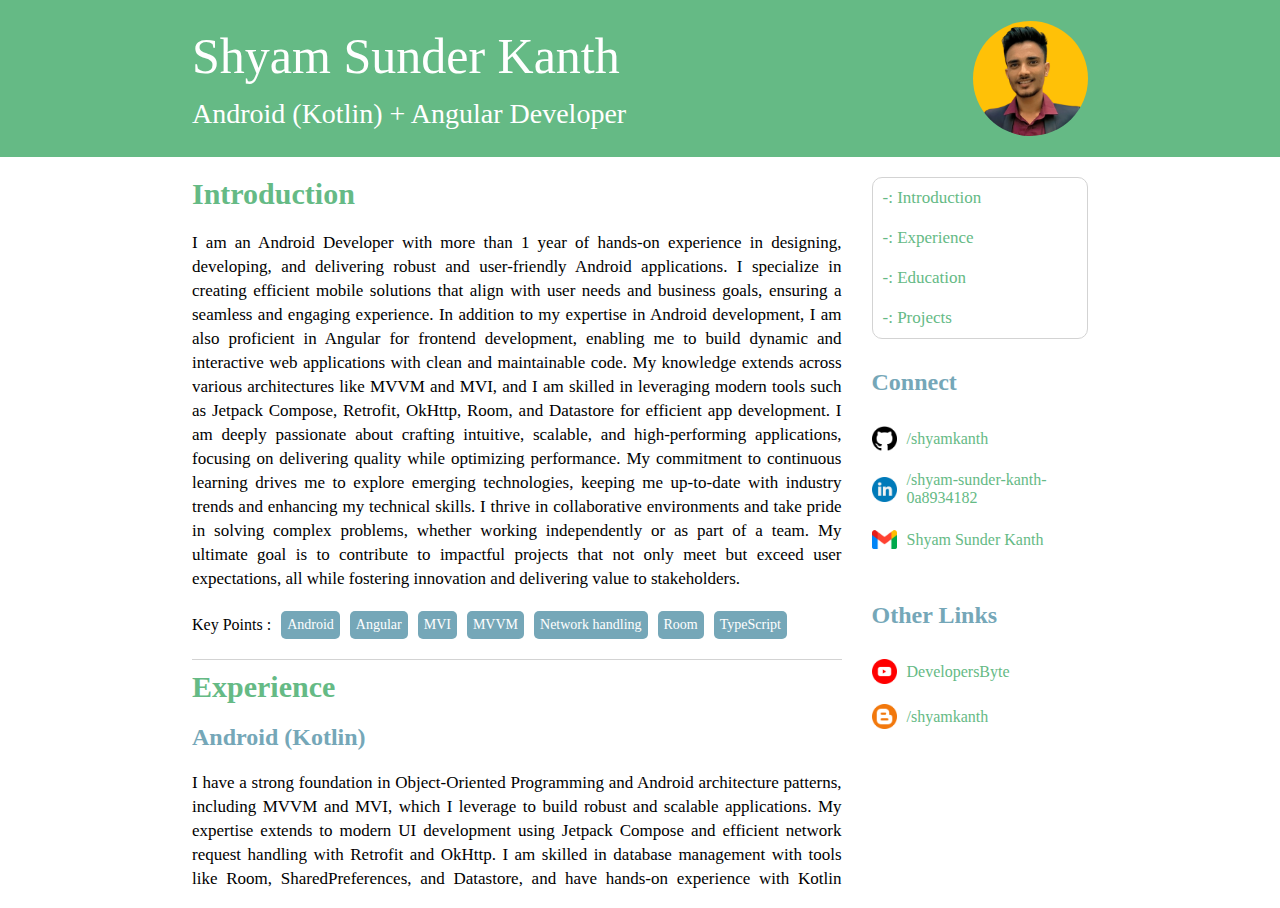
<file: index.html>
<!DOCTYPE html>
<html lang="en">

<head>
    <meta charset="UTF-8">
    <meta name="viewport" content="width=device-width, initial-scale=1.0">
    <title>Shyam Sunder Kanth</title>
    <link rel="stylesheet" href="style.css">
    <link rel="stylesheet" href="https://fonts.googleapis.com/css2?family=Material+Symbols+Outlined" />
    <script src="script.js" defer></script>
</head>

<body>

    <div id="topbar">
        <div id="title">
            <span id="name">Shyam Sunder Kanth</span>
            <span id="bio">Android (Kotlin) + Angular Developer</span>
        </div>
        <div class="dp">
            <img class="dp" src="./images/dp.png" alt="Shyam Sunder Kanth">
        </div>
    </div>

    <div id="main">

        <div class="content">
            <div class="section" id="introduction">
                <div class="heading">Introduction</div>
                <div class="paragraph">
                    I am an Android Developer with more than 1 year of hands-on experience in designing, developing, and
                    delivering robust and
                    user-friendly Android applications. I specialize in creating efficient mobile solutions that align
                    with user needs and
                    business goals, ensuring a seamless and engaging experience.

                    In addition to my expertise in Android development, I am also proficient in Angular for frontend
                    development, enabling
                    me to build dynamic and interactive web applications with clean and maintainable code. My knowledge
                    extends across
                    various architectures like MVVM and MVI, and I am skilled in leveraging modern tools such as Jetpack
                    Compose, Retrofit,
                    OkHttp, Room, and Datastore for efficient app development.

                    I am deeply passionate about crafting intuitive, scalable, and high-performing applications,
                    focusing on delivering
                    quality while optimizing performance. My commitment to continuous learning drives me to explore
                    emerging technologies,
                    keeping me up-to-date with industry trends and enhancing my technical skills.

                    I thrive in collaborative environments and take pride in solving complex problems, whether working
                    independently or as
                    part of a team. My ultimate goal is to contribute to impactful projects that not only meet but
                    exceed user expectations,
                    all while fostering innovation and delivering value to stakeholders.
                </div>
                <div class="tags">
                    <span>Key Points : </span>
                    <span class="badge">Android</span>
                    <span class="badge">Angular</span>
                    <span class="badge">MVI</span>
                    <span class="badge">MVVM</span>
                    <span class="badge">Network handling</span>
                    <span class="badge">Room</span>
                    <span class="badge">TypeScript</span>
                </div>
            </div>

            <div class="section" id="experience">
                <div class="heading">Experience</div>
                <div class="sub-heading">Android (Kotlin)</div>
                <div class="paragraph">
                    I have a strong foundation in Object-Oriented Programming and Android architecture patterns,
                    including MVVM and MVI,
                    which I leverage to build robust and scalable applications. My expertise extends to modern UI
                    development using Jetpack
                    Compose and efficient network request handling with Retrofit and OkHttp. I am skilled in database
                    management with tools
                    like Room, SharedPreferences, and Datastore, and have hands-on experience with Kotlin Coroutines for
                    seamless background
                    processing. Additionally, I am proficient in SDK development, enabling the creation of modular and
                    reusable components,
                    and have a solid understanding of dependency injection and modular architecture. My knowledge of
                    Android Jetpack
                    libraries and lifecycle-aware components further supports my ability to create efficient and
                    maintainable applications.
                    I am experienced with version control tools like Git and project management tools like Jira, which
                    aid in collaborative
                    development. Focused on delivering user-friendly applications with smooth performance, I am eager to
                    embrace new
                    challenges and contribute to innovative projects.
                </div>
                <div class="tags">
                    <span>Key Points : </span>
                    <span class="badge">Android</span>
                    <span class="badge">MVI</span>
                    <span class="badge">MVVM</span>
                    <span class="badge">Network handling</span>
                    <span class="badge">Room</span>
                    <span class="badge">Jetpack compose</span>
                </div>
                <div class="sub-heading">Angular (Framework)</div>
                <div class="paragraph">
                    I am proficient in building reusable components and modules in Angular, enabling efficient and
                    maintainable codebases.
                    With experience in Angular Material, I create modern, responsive, and visually appealing user
                    interfaces. I am skilled
                    in implementing state management and handling dynamic data using RxJS, ensuring seamless application
                    behavior. My
                    expertise extends to integrating RESTful APIs, allowing the development of dynamic and scalable
                    applications.
                    Additionally, I have a strong understanding of TypeScript and component-driven architecture, which
                    supports the creation
                    of robust and well-structured Angular applications.
                </div>
                <div class="tags">
                    <span>Key Points : </span>
                    <span class="badge">Angular</span>
                    <span class="badge">Modules</span>
                    <span class="badge">Material</span>
                    <span class="badge">Network handling</span>
                    <span class="badge">RxJS</span>
                    <span class="badge">RESTful API</span>
                </div>
            </div>

            <div class="section" id="education">
                <div class="heading">Education</div>
                <div class="sub-heading">Bachelor's of Technology in Computer Science Engineering (2020-2024)</div>
            </div>

            <div class="section" id="projects">
                <div class="heading">Projects</div>
                <div class="paragraph">
                    Below is list of some of my personal project developed by me throughout this journey in different
                    technologies including Android, Angular, Bootstrap 5, C, etc
                </div>


                <!-- Zynance - Easy Expense Tracker -->
                <div class="sub-heading">Zynance - Easy Expense Tracker Android Application</div>
                <div class="paragraph">
                    Zynance is an Android application designed for managing expenses. Users can perform CRUD operations
                    on their expenses
                    and expense categories. Additionally, the app provides various views to track expenses, including
                    bar charts, pie
                    charts, and a tabular view. With support for Room, Coroutines, and the MVVM architecture, this app
                    ensures a clean and
                    efficient approach to managing personal finances.</br>
                    <div class="code">
                        <span class="title">Visit</span>
                        <span class="code-content">
                            https://github.com/shyamkanth/Zynance
                        </span>
                        <a class="icon-copy" title="Visit repository" href="https://github.com/shyamkanth/Zynance"
                            target="_blank">
                            <span class="material-symbols-outlined">
                                arrow_outward
                            </span>
                        </a>
                    </div>
                    <div class="code">
                        <span class="title">Clone</span>
                        <span class="code-content" id="zynanace">
                            https://github.com/shyamkanth/Zynance.git
                        </span>
                        <span class="icon-copy" title="Copy to clipboard" onclick="copyToClipboard('zynanace')">
                            <span class="material-symbols-outlined">
                                content_copy
                            </span>
                        </span>
                    </div>
                    <div class="tags">
                        <span>Technology used : </span>
                        <span class="badge">Room</span>
                        <span class="badge">Coroutines</span>
                        <span class="badge">MVVM Architecture</span>
                        <span class="badge">Charts</span>
                    </div>
                </div>

                <!-- Hey ToDo - Classic Todo Application -->
                <div class="sub-heading">Hey ToDo - A Classic ToDo Android Application</div>
                <div class="paragraph">
                    Hey Todo is an Android application that allows users to manage their tasks in real-time. Users can
                    create, read, update,
                    and delete tasks with ease. It provides a simple and intuitive interface for task management,
                    ensuring users can stay on
                    top of their to-dos with minimal effort.
                    <div class="code">
                        <span class="title">Visit</span>
                        <span class="code-content">
                            https://github.com/shyamkanth/Hey-Todo
                        </span>
                        <a class="icon-copy" title="Visit repository" href="https://github.com/shyamkanth/Hey-Todo"
                            target="_blank">
                            <span class="material-symbols-outlined">
                                arrow_outward
                            </span>
                        </a>
                    </div>
                    <div class="code">
                        <span class="title">Clone</span>
                        <span class="code-content" id="heytodo">
                            https://github.com/shyamkanth/Hey-Todo.git
                        </span>
                        <span class="icon-copy" title="Copy to clipboard" onclick="copyToClipboard('heytodo')">
                            <span class="material-symbols-outlined">
                                content_copy
                            </span>
                        </span>
                    </div>
                    <div class="tags">
                        <span>Technology used : </span>
                        <span class="badge">Kotlin</span>
                        <span class="badge">Coroutines</span>
                        <span class="badge">MVVM Architecture</span>
                        <span class="badge">Room</span>
                    </div>
                </div>

                <!-- BotBook - A Browser Notebook -->
                <div class="sub-heading">BotBook - A Browser Notebook</div>
                <div class="paragraph">
                    A simple browser-based notebook built using HTML, CSS, JavaScript, and Bootstrap that allows users
                    to create, edit,
                    delete, and save multiple notes in real-time. The data is stored locally using localStorage,
                    ensuring that your notes
                    persist even after the browser is closed.
                    <div class="code">
                        <span class="title">See Live</span>
                        <span class="code-content">
                            https://shyamkanth.github.io/BotBook/
                        </span>
                        <a class="icon-copy" title="See in action" href="https://shyamkanth.github.io/BotBook/"
                            target="_blank">
                            <span class="material-symbols-outlined">
                                arrow_outward
                            </span>
                        </a>
                    </div>
                    <div class="code">
                        <span class="title">Visit</span>
                        <span class="code-content">
                            https://github.com/shyamkanth/BotBook
                        </span>
                        <a class="icon-copy" title="Visit repository" href="https://github.com/shyamkanth/BotBook"
                            target="_blank">
                            <span class="material-symbols-outlined">
                                arrow_outward
                            </span>
                        </a>
                    </div>
                    <div class="code">
                        <span class="title">Clone</span>
                        <span class="code-content" id="botbook">
                            https://github.com/shyamkanth/BotBook.git
                        </span>
                        <span class="icon-copy" title="Copy to clipboard" onclick="copyToClipboard('botbook')">
                            <span class="material-symbols-outlined">
                                content_copy
                            </span>
                        </span>
                    </div>
                    <div class="tags">
                        <span>Technology used : </span>
                        <span class="badge">HTML5</span>
                        <span class="badge">CSS3</span>
                        <span class="badge">JavaScript</span>
                        <span class="badge">localStorage</span>
                    </div>
                </div>

                <!-- APIHub - Api Documenttion Portal -->
                <div class="sub-heading">ApiHub - An API Documentation Portal</div>
                <div class="paragraph">
                    An API documentation portal built using the Angular framework that allows you to manage and track
                    all your APIs locally
                    in your browser. Everything is stored in localStorage, ensuring complete data privacy without any
                    external dependencies.
                    You can create multiple registries and document any number of APIs within them. The portal features
                    a user-friendly
                    interface designed for ease of use, making API management seamless and efficient.
                    <div class="code">
                        <span class="title">Visit</span>
                        <span class="code-content">
                            https://github.com/shyamkanth/ApiHub
                        </span>
                        <a class="icon-copy" title="Visit repository" href="https://github.com/shyamkanth/ApiHub"
                            target="_blank">
                            <span class="material-symbols-outlined">
                                arrow_outward
                            </span>
                        </a>
                    </div>
                    <div class="code">
                        <span class="title">Clone</span>
                        <span class="code-content" id="apihub">
                            https://github.com/shyamkanth/ApiHub.git
                        </span>
                        <span class="icon-copy" title="Copy to clipboard" onclick="copyToClipboard('apihub')">
                            <span class="material-symbols-outlined">
                                content_copy
                            </span>
                        </span>
                    </div>
                    <div class="tags">
                        <span>Technology used : </span>
                        <span class="badge">Angular</span>
                        <span class="badge">localStorage</span>
                    </div>
                </div>

                <!-- Calculator in c -->
                <div class="sub-heading">Calculator - A Multifunctional Calculator in C</div>
                <div class="paragraph">
                    This project is a multifunctional calculator written in C, capable of performing 18 diverse
                    operations, making it a
                    versatile tool for both basic and advanced calculations. It supports arithmetic operations like
                    addition, subtraction,
                    multiplication, and division, along with advanced mathematical functions such as square, square
                    root, factorial, sine,
                    cosine, tangent, natural logarithm, and log base 10. Additionally, it includes powerful matrix
                    operations like
                    determinant calculation, finding minors and cofactors, computing the adjoint and inverse of a
                    matrix, and solving
                    systems of linear equations with three variables. Designed for efficiency and functionality, this
                    calculator serves as a
                    comprehensive solution for various computational needs.
                    <div class="code">
                        <span class="title">Visit</span>
                        <span class="code-content">
                            https://github.com/shyamkanth/Calculator-in-c
                        </span>
                        <a class="icon-copy" title="Visit repository"
                            href="https://github.com/shyamkanth/Calculator-in-c" target="_blank">
                            <span class="material-symbols-outlined">
                                arrow_outward
                            </span>
                        </a>
                    </div>
                    <div class="code">
                        <span class="title">Clone</span>
                        <span class="code-content" id="c">
                            https://github.com/shyamkanth/Calculator-in-c.git
                        </span>
                        <span class="icon-copy" title="Copy to clipboard" onclick="copyToClipboard('c')">
                            <span class="material-symbols-outlined">
                                content_copy
                            </span>
                        </span>
                    </div>
                    <div class="tags">
                        <span>Technology used : </span>
                        <span class="badge">C</span>
                    </div>
                </div>



            </div>
        </div>

        <div class="sidebar">
            <div class="menu">
                <a class="menu-item" href="#introduction">Introduction</a>
                <a class="menu-item" href="#experience">Experience</a>
                <a class="menu-item" href="#education">Education</a>
                <a class="menu-item" href="#projects">Projects</a>
            </div>

            <div class="connect">
                <span class="sub-heading">Connect</span>
                <div class="connect-item">
                    <img class="connect-img" src="./images/github.png" alt="Github">
                    <a class="connect-link" href="https://github.com/shyamkanth" target="_blank">/shyamkanth</a>
                </div>
                <div class="connect-item">
                    <img class="connect-img" src="./images/linkedin.png" alt="Linkedin">
                    <a class="connect-link" href="https://www.linkedin.com/in/shyam-sunder-kanth-0a8934182/"
                        target="_blank">/shyam-sunder-kanth-0a8934182</a>
                </div>
                <div class="connect-item">
                    <img class="connect-img" src="./images/gmail.png" alt="Gmail">
                    <a class="connect-link" href="mailto:shyamkanth0805@gmail.com">Shyam Sunder Kanth</a>
                </div>
            </div>

            <div class="connect">
                <span class="sub-heading">Other Links</span>
                <div class="connect-item">
                    <img class="connect-img" src="./images/youtube.png" alt="YouTube">
                    <a class="connect-link" href="https://www.youtube.com/@DevelopersByte">DevelopersByte</a>
                </div>
                <div class="connect-item">
                    <img class="connect-img" src="./images/blogger.png" alt="Blogger">
                    <a class="connect-link" href="https://shyamkanth.blogspot.com" target="_blank">/shyamkanth</a>
                </div>
            </div>
        </div>
    </div>
    </div>

</body>

</html>



<!-- 


-->
</file>
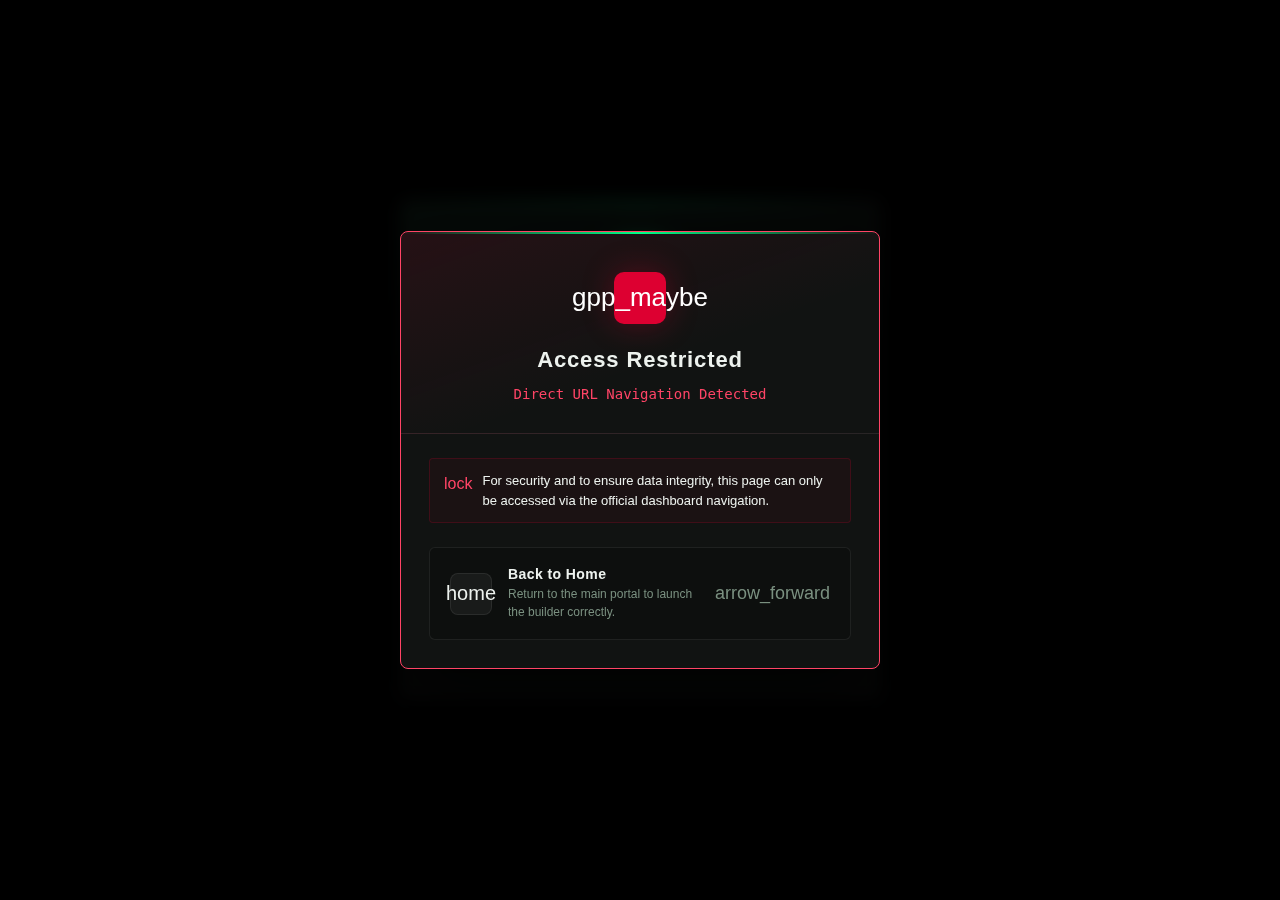
<file: content-builder/index.html>
<!doctype html>
<html lang="en">
  <head>
    <meta charset="UTF-8" />
    <meta name="viewport" content="width=device-width, initial-scale=1.0" />
    <title>Content Builder — Shyam.dev</title>
    <link rel="stylesheet" href="style.css" />
    <link rel="icon" href="/images/icon.png" />
    <link
      href="https://fonts.googleapis.com/css2?family=JetBrains+Mono:wght@400;500;600&family=Plus+Jakarta+Sans:wght@400;500;600;700;800&display=swap"
      rel="stylesheet"
    />
    <link
      href="https://fonts.googleapis.com/css2?family=Material+Symbols+Outlined:opsz,wght,FILL,GRAD@20..48,100..700,0..1,-50..200"
      rel="stylesheet"
    />
    <script src="../cabinet.js" defer></script>
  </head>
  <body>
    <!-- ── TOP NAV ──────────────────────────────────────────────── -->
    <nav class="topnav">
      <div class="topnav-brand">
        <div class="brand-icon">
          <span class="material-symbols-outlined mi">terminal</span>
        </div>
        <span>Content Builder</span>
      </div>

      <!-- Mode switcher -->
      <div class="topnav-center">
        <button class="mode-btn active" data-mode="blog">
          <span class="material-symbols-outlined mi">article</span>
          <span class="mode-label">Blog</span>
        </button>
        <button class="mode-btn" data-mode="announcement">
          <span class="material-symbols-outlined mi">campaign</span>
          <span class="mode-label">Announcement</span>
        </button>
        <button class="mode-btn" data-mode="privacy">
          <span class="material-symbols-outlined mi">policy</span>
          <span class="mode-label">Privacy Policy</span>
        </button>
      </div>

      <div class="topnav-actions">
        <!-- Import JSON button — always accessible -->
        <button class="btn btn-import" id="importBtn" title="Import JSON">
          <span class="material-symbols-outlined mi">upload_file</span>
          <span class="import-label">Import</span>
        </button>
        <button class="btn btn-ghost" id="clearBtn">
          <span class="material-symbols-outlined mi">delete_sweep</span>
          <span>Clear</span>
        </button>
        <button class="btn btn-primary" id="generateBtn">
          <span class="material-symbols-outlined mi">auto_awesome</span>
          <span>JSON</span>
        </button>
      </div>
    </nav>

    <!-- ── LAYOUT ────────────────────────────────────────────────── -->
    <div class="app-layout">
      <!-- SIDEBAR -->
      <aside class="sidebar" id="sidebar">
        <!-- Meta fields -->
        <div class="sidebar-section">
          <p class="sidebar-heading">Post Details</p>
          <div id="metaFields"></div>
        </div>

        <!-- Block types -->
        <div class="sidebar-section">
          <p class="sidebar-heading">Content Blocks</p>
          <div class="block-types-grid" id="blockTypesBtns"></div>
        </div>
      </aside>

      <!-- MOBILE OVERLAY -->
      <div class="sidebar-overlay-mob" id="sidebarOverlayMob"></div>

      <!-- CANVAS -->
      <main class="main-canvas">
        <div id="canvas"></div>
      </main>
    </div>

    <!-- ── MOBILE SIDEBAR TOGGLE ─────────────────────────────────── -->
    <button class="sidebar-toggle" id="sidebarToggle" aria-label="Open sidebar">
      <span class="material-symbols-outlined mi">add</span>
    </button>

    <!-- ── WELCOME DIALOG ─────────────────────────────────────────── -->
    <div class="modal-overlay" id="welcomeOverlay">
      <div class="modal welcome-modal">
        <div class="welcome-header">
          <div class="welcome-brand-icon">
            <span class="material-symbols-outlined mi">terminal</span>
          </div>
          <h2 class="welcome-title">Content Builder</h2>
          <p class="welcome-sub">What would you like to do?</p>
        </div>

        <div class="welcome-actions">
          <button class="welcome-action-card" id="welcomeNewBtn">
            <div class="wac-icon">
              <span class="material-symbols-outlined mi">add_box</span>
            </div>
            <div class="wac-text">
              <span class="wac-label">Start Fresh</span>
              <span class="wac-desc"
                >Begin a new blog, announcement, or privacy policy from
                scratch</span
              >
            </div>
            <span class="material-symbols-outlined mi wac-arrow"
              >arrow_forward</span
            >
          </button>

          <div class="welcome-divider"><span>or</span></div>

          <button
            class="welcome-action-card welcome-action-import"
            id="welcomeImportBtn"
          >
            <div class="wac-icon wac-icon-import">
              <span class="material-symbols-outlined mi">upload_file</span>
            </div>
            <div class="wac-text">
              <span class="wac-label">Import JSON</span>
              <span class="wac-desc"
                >Paste an existing JSON object to edit a blog, announcement, or
                privacy policy</span
              >
            </div>
            <span class="material-symbols-outlined mi wac-arrow"
              >arrow_forward</span
            >
          </button>
        </div>
      </div>
    </div>

    <div class="modal-overlay" id="restrictedOverlay">
      <div class="modal welcome-modal" style="border-color: #ff4466">
        <div
          class="welcome-header"
          style="
            background: linear-gradient(
              160deg,
              rgba(221, 0, 49, 0.1) 0%,
              transparent 60%
            );
          "
        >
          <div
            class="welcome-brand-icon"
            style="
              background: #dd0031;
              box-shadow: 0 0 32px rgba(221, 0, 49, 0.3);
            "
          >
            <span class="material-symbols-outlined mi" style="color: #fff"
              >gpp_maybe</span
            >
          </div>
          <h2 class="welcome-title">Access Restricted</h2>
          <p class="welcome-sub" style="color: #ff4466">
            Direct URL Navigation Detected
          </p>
        </div>

        <div class="welcome-actions">
          <div
            class="import-hint"
            style="
              background: rgba(221, 0, 49, 0.05);
              border-color: rgba(221, 0, 49, 0.2);
              color: #edf2ee;
              margin-bottom: 24px;
            "
          >
            <span class="material-symbols-outlined mi" style="color: #ff4466"
              >lock</span
            >
            For security and to ensure data integrity, this page can only be
            accessed via the official dashboard navigation.
          </div>

          <button
            class="welcome-action-card"
            onclick="window.location.href = '/'"
          >
            <div
              class="wac-icon"
              style="
                background: rgba(255, 255, 255, 0.05);
                border-color: var(--border);
                color: var(--text);
              "
            >
              <span class="material-symbols-outlined mi">home</span>
            </div>
            <div class="wac-text">
              <span class="wac-label">Back to Home</span>
              <span class="wac-desc"
                >Return to the main portal to launch the builder
                correctly.</span
              >
            </div>
            <span class="material-symbols-outlined mi wac-arrow"
              >arrow_forward</span
            >
          </button>
        </div>
      </div>
    </div>

    <!-- ── IMPORT MODAL ──────────────────────────────────────────── -->
    <div class="modal-overlay" id="importOverlay">
      <div class="modal import-modal">
        <div class="modal-header">
          <span class="modal-title">
            <span class="material-symbols-outlined mi">upload_file</span>
            Import JSON
          </span>
          <button class="modal-close" id="importModalClose">
            <span class="material-symbols-outlined mi">close</span>
          </button>
        </div>

        <div class="modal-body import-modal-body">
          <div class="import-hint">
            <span class="material-symbols-outlined mi">info</span>
            Paste a blog post, announcement, or privacy policy JSON object. The
            type will be auto-detected and fields pre-filled.
          </div>

          <div class="import-textarea-wrap">
            <textarea
              id="importJsonInput"
              class="import-textarea"
              placeholder='{ "title": "...", "content": [...] }&#10;&#10;or&#10;&#10;{ "appName": "...", "sections": [...] }'
              spellcheck="false"
            ></textarea>
            <div class="import-textarea-actions">
              <button
                class="import-clear-btn"
                id="importClearInputBtn"
                title="Clear"
              >
                <span class="material-symbols-outlined mi">backspace</span>
              </button>
            </div>
          </div>

          <div class="import-error" id="importError" style="display: none">
            <span class="material-symbols-outlined mi">error</span>
            <span id="importErrorMsg">Invalid JSON</span>
          </div>
        </div>

        <div class="modal-footer">
          <button class="btn btn-ghost" id="importCancelBtn">
            <span class="material-symbols-outlined mi">close</span>
            <span>Cancel</span>
          </button>
          <button class="btn btn-primary" id="importConfirmBtn">
            <span class="material-symbols-outlined mi">download_done</span>
            <span>Import & Fill</span>
          </button>
        </div>
      </div>
    </div>

    <!-- ── OUTPUT MODAL ──────────────────────────────────────────── -->
    <div class="modal-overlay" id="modalOverlay">
      <div class="modal">
        <div class="modal-header">
          <span class="modal-title">
            <span class="material-symbols-outlined mi">data_object</span>
            Generated JSON Object
          </span>
          <button class="modal-close" id="modalClose">
            <span class="material-symbols-outlined mi">close</span>
          </button>
        </div>

        <div class="modal-body">
          <!-- Generating animation -->
          <div class="modal-generating" id="modalGenerating">
            <div class="generating-spinner"></div>
            <div class="generating-steps">
              <div class="gen-step">
                <div class="gen-step-dot"></div>
                <span>Reading meta fields...</span>
              </div>
              <div class="gen-step">
                <div class="gen-step-dot"></div>
                <span>Processing content blocks...</span>
              </div>
              <div class="gen-step">
                <div class="gen-step-dot"></div>
                <span>Generating ID from title...</span>
              </div>
              <div class="gen-step">
                <div class="gen-step-dot"></div>
                <span>Serialising to JSON...</span>
              </div>
              <div class="gen-step">
                <div class="gen-step-dot"></div>
                <span>Formatting output...</span>
              </div>
            </div>
          </div>

          <!-- Output -->
          <div id="modalOutput" style="display: none">
            <div class="output-code-wrapper">
              <pre class="output-code" id="outputCode"></pre>
            </div>
          </div>
        </div>

        <div class="modal-footer">
          <span class="copy-success" id="copySuccess">
            <span class="material-symbols-outlined mi">check_circle</span>
            Copied to clipboard!
          </span>
          <div style="display: flex; gap: 10px; margin-left: auto">
            <button class="btn btn-ghost" id="copyBtn">
              <span class="material-symbols-outlined mi">content_copy</span>
              <span>Copy JSON</span>
            </button>
            <button class="btn btn-primary" onclick="hideModal()">
              <span class="material-symbols-outlined mi">check</span>
              <span>Done</span>
            </button>
          </div>
        </div>
      </div>
    </div>

    <!-- ── TOAST ─────────────────────────────────────────────────── -->
    <div class="toast" id="toast">
      <span class="material-symbols-outlined mi">check_circle</span>
      <span>Done</span>
    </div>

    <script src="app.js"></script>
  </body>
</html>
</file>
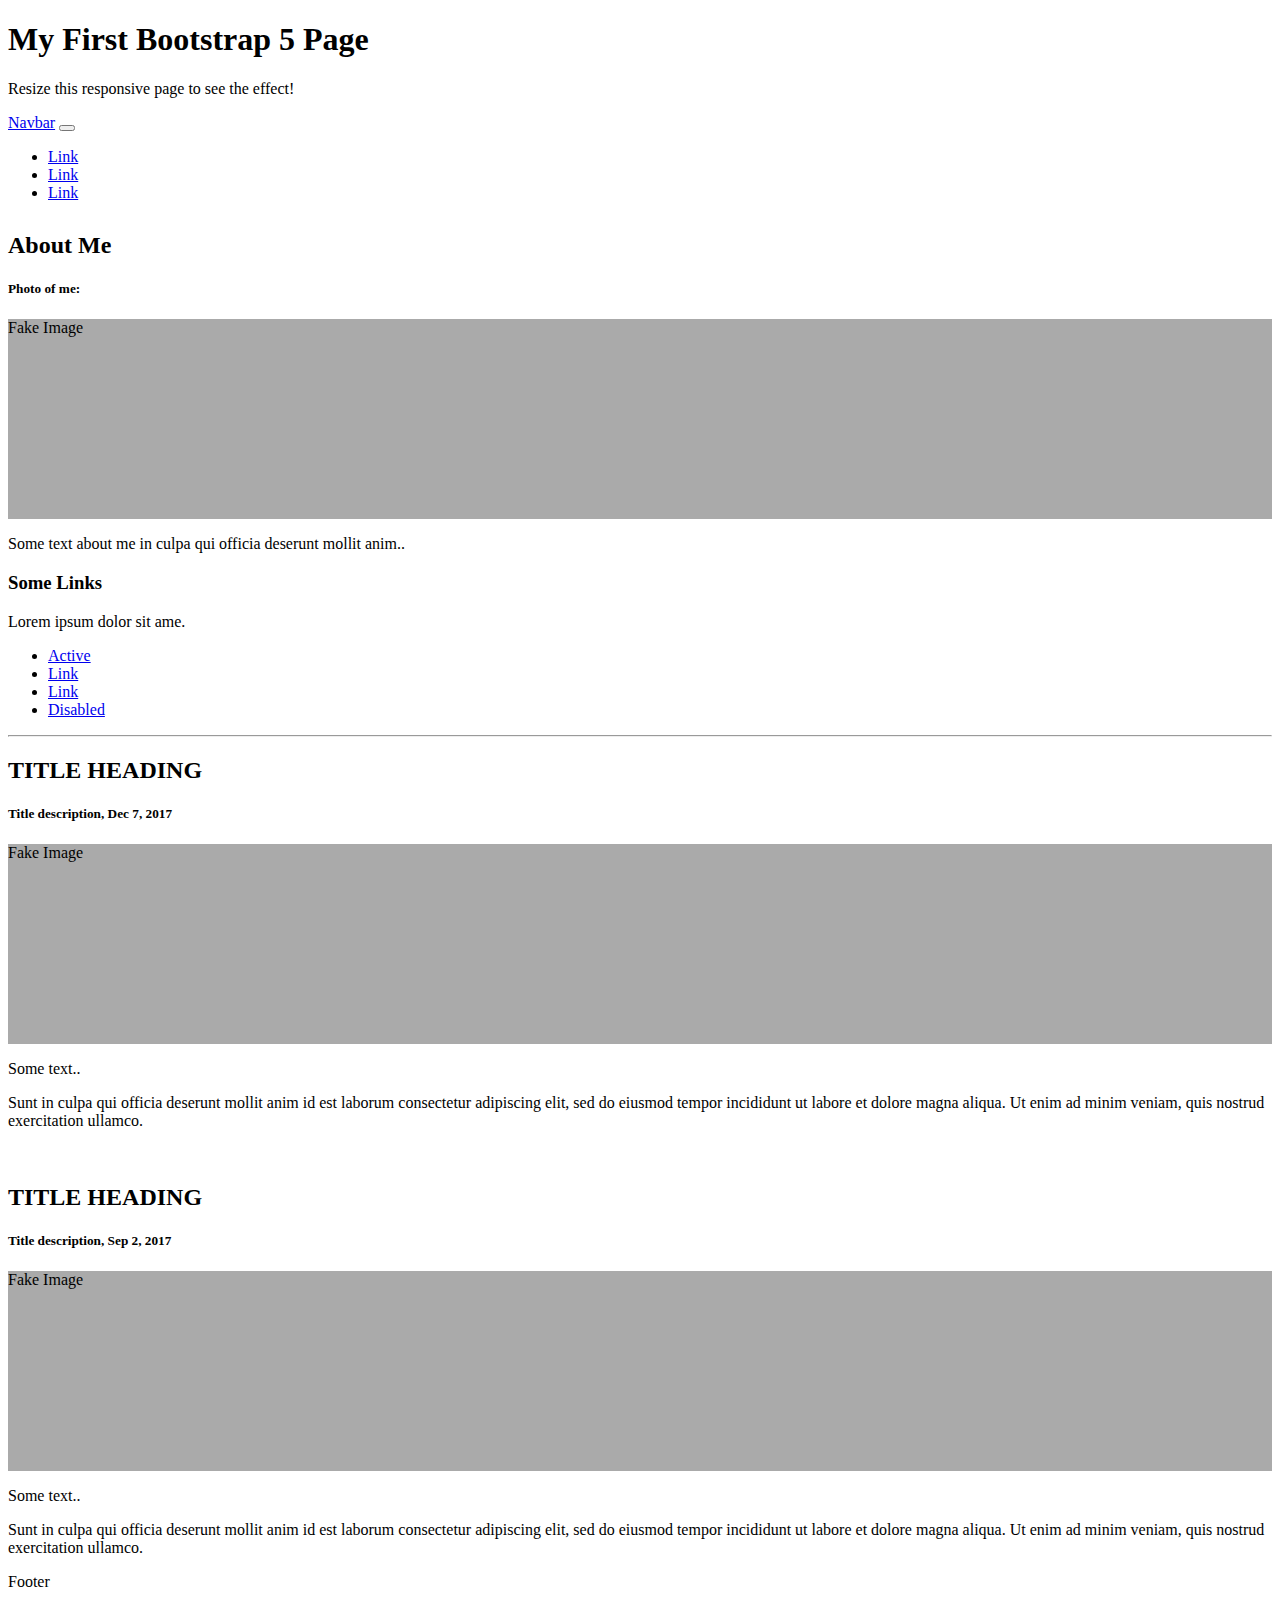
<file: firstproject/index.html>
<!DOCTYPE html>
<html lang="en">
<head>
  <title>Bootstrap 4 Website Example</title>
  <meta charset="utf-8">
  <meta name="viewport" content="width=device-width, initial-scale=1">
  <link rel="stylesheet" href="https://maxcdn.bootstrapcdn.com/bootstrap/4.5.2/css/bootstrap.min.css">
  <script src="https://ajax.googleapis.com/ajax/libs/jquery/3.5.1/jquery.min.js"></script>
  <script src="https://cdnjs.cloudflare.com/ajax/libs/popper.js/1.16.0/umd/popper.min.js"></script>
  <script src="https://maxcdn.bootstrapcdn.com/bootstrap/4.5.2/js/bootstrap.min.js"></script>
  <style>
  .fakeimg {
    height: 200px;
    background: #aaa;
  }
  </style>
</head>
<body>

<div class="jumbotron text-center" style="margin-bottom:0">
  <h1>My First Bootstrap 5 Page</h1>
  <p>Resize this responsive page to see the effect!</p> 
</div>

<nav class="navbar navbar-expand-sm bg-dark navbar-dark">
  <a class="navbar-brand" href="#">Navbar</a>
  <button class="navbar-toggler" type="button" data-toggle="collapse" data-target="#collapsibleNavbar">
    <span class="navbar-toggler-icon"></span>
  </button>
  <div class="collapse navbar-collapse" id="collapsibleNavbar">
    <ul class="navbar-nav">
      <li class="nav-item">
        <a class="nav-link" href="#">Link</a>
      </li>
      <li class="nav-item">
        <a class="nav-link" href="#">Link</a>
      </li>
      <li class="nav-item">
        <a class="nav-link" href="#">Link</a>
      </li>    
    </ul>
  </div>  
</nav>

<div class="container" style="margin-top:30px">
  <div class="row">
    <div class="col-sm-4">
      <h2>About Me</h2>
      <h5>Photo of me:</h5>
      <div class="fakeimg">Fake Image</div>
      <p>Some text about me in culpa qui officia deserunt mollit anim..</p>
      <h3>Some Links</h3>
      <p>Lorem ipsum dolor sit ame.</p>
      <ul class="nav nav-pills flex-column">
        <li class="nav-item">
          <a class="nav-link active" href="#">Active</a>
        </li>
        <li class="nav-item">
          <a class="nav-link" href="#">Link</a>
        </li>
        <li class="nav-item">
          <a class="nav-link" href="#">Link</a>
        </li>
        <li class="nav-item">
          <a class="nav-link disabled" href="#">Disabled</a>
        </li>
      </ul>
      <hr class="d-sm-none">
    </div>
    <div class="col-sm-8">
      <h2>TITLE HEADING</h2>
      <h5>Title description, Dec 7, 2017</h5>
      <div class="fakeimg">Fake Image</div>
      <p>Some text..</p>
      <p>Sunt in culpa qui officia deserunt mollit anim id est laborum consectetur adipiscing elit, sed do eiusmod tempor incididunt ut labore et dolore magna aliqua. Ut enim ad minim veniam, quis nostrud exercitation ullamco.</p>
      <br>
      <h2>TITLE HEADING</h2>
      <h5>Title description, Sep 2, 2017</h5>
      <div class="fakeimg">Fake Image</div>
      <p>Some text..</p>
      <p>Sunt in culpa qui officia deserunt mollit anim id est laborum consectetur adipiscing elit, sed do eiusmod tempor incididunt ut labore et dolore magna aliqua. Ut enim ad minim veniam, quis nostrud exercitation ullamco.</p>
    </div>
  </div>
</div>

<div class="jumbotron text-center" style="margin-bottom:0">
  <p>Footer</p>
</div>

</body>
</html>
</file>
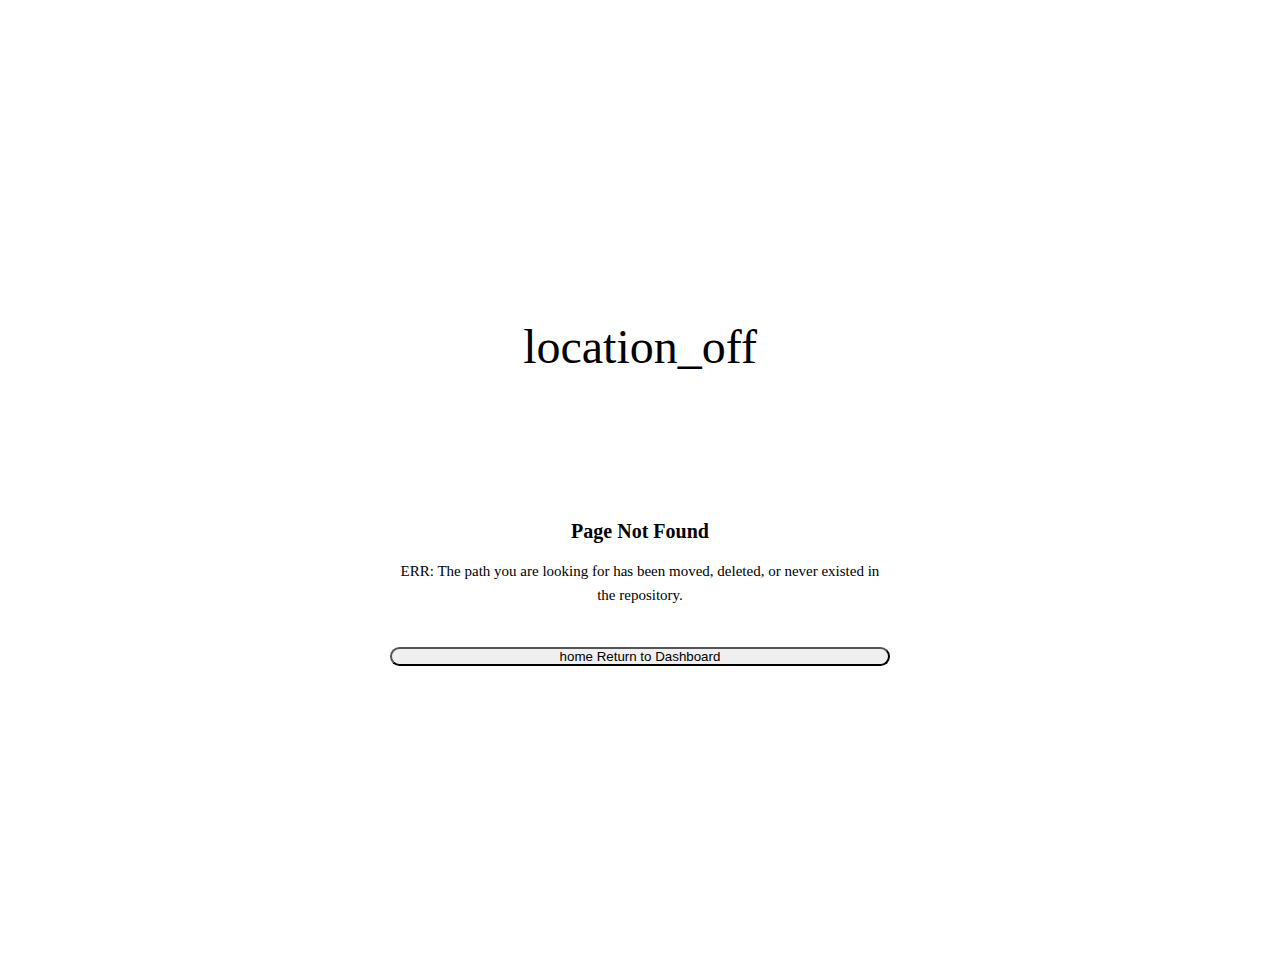
<file: oops/index.html>
<!doctype html>
<html lang="en">
  <head>
    <meta charset="UTF-8" />
    <meta name="viewport" content="width=device-width, initial-scale=1.0" />
    <title>404 — System Error</title>
    <link rel="stylesheet" href="/style.css" />
    <link rel="icon" href="/images/icon.png" />
    <link
      href="https://fonts.googleapis.com/css2?family=JetBrains+Mono:wght@400;600&family=Plus+Jakarta+Sans:wght@700;800&display=swap"
      rel="stylesheet"
    />
    <link
      href="https://fonts.googleapis.com/css2?family=Material+Symbols+Outlined:opsz,wght,FILL,GRAD@20..48,100..700,0..1,-50..200"
      rel="stylesheet"
    />
    <style>
      .error-page {
        height: 100vh;
        display: flex;
        align-items: center;
        justify-content: center;
        background: var(--bg);
        color: var(--text);
        text-align: center;
        padding: 32px;
      }
      .error-content {
        max-width: 500px;
      }
      .error-icon-wrap {
        margin-bottom: 24px;
        display: inline-flex;
        padding: 20px;
        background: rgba(var(--accent-rgb), 0.05);
        border: 1px solid var(--border);
        border-radius: 12px;
      }
      .error-icon-wrap .mi {
        font-size: 48px;
        color: var(--accent);
      }
      .error-title {
        font-size: 82px;
        font-family: var(--font-mono);
        font-weight: 800;
        letter-spacing: -2px;
        margin-bottom: 8px;
        background: linear-gradient(to bottom, var(--text), var(--text-muted));
        background-clip: text;
        -webkit-background-clip: text;
        -webkit-text-fill-color: transparent;
      }
      .error-subtitle {
        font-size: 20px;
        font-weight: 700;
        margin-bottom: 16px;
      }
      .error-desc {
        color: var(--text-muted);
        font-size: 15px;
        line-height: 1.6;
        margin-bottom: 40px;
        font-family: var(--font-mono);
      }
      .btn-primary {
        width: 100%;
        justify-content: center;
        border-radius: 50px;
      }
    </style>
  </head>
  <body>
    <div class="error-page">
      <div class="error-content">
        <div class="error-icon-wrap">
          <span class="material-symbols-outlined mi">location_off</span>
        </div>
        <h1 class="error-title">404</h1>
        <h2 class="error-subtitle">Page Not Found</h2>
        <p class="error-desc">
          ERR: The path you are looking for has been moved, deleted, or never
          existed in the repository.
        </p>
        <button class="btn btn-primary" onclick="window.location.href = '/'">
          <span class="material-symbols-outlined mi">home</span>
          <span>Return to Dashboard</span>
        </button>
      </div>
    </div>
  </body>
</html>
</file>
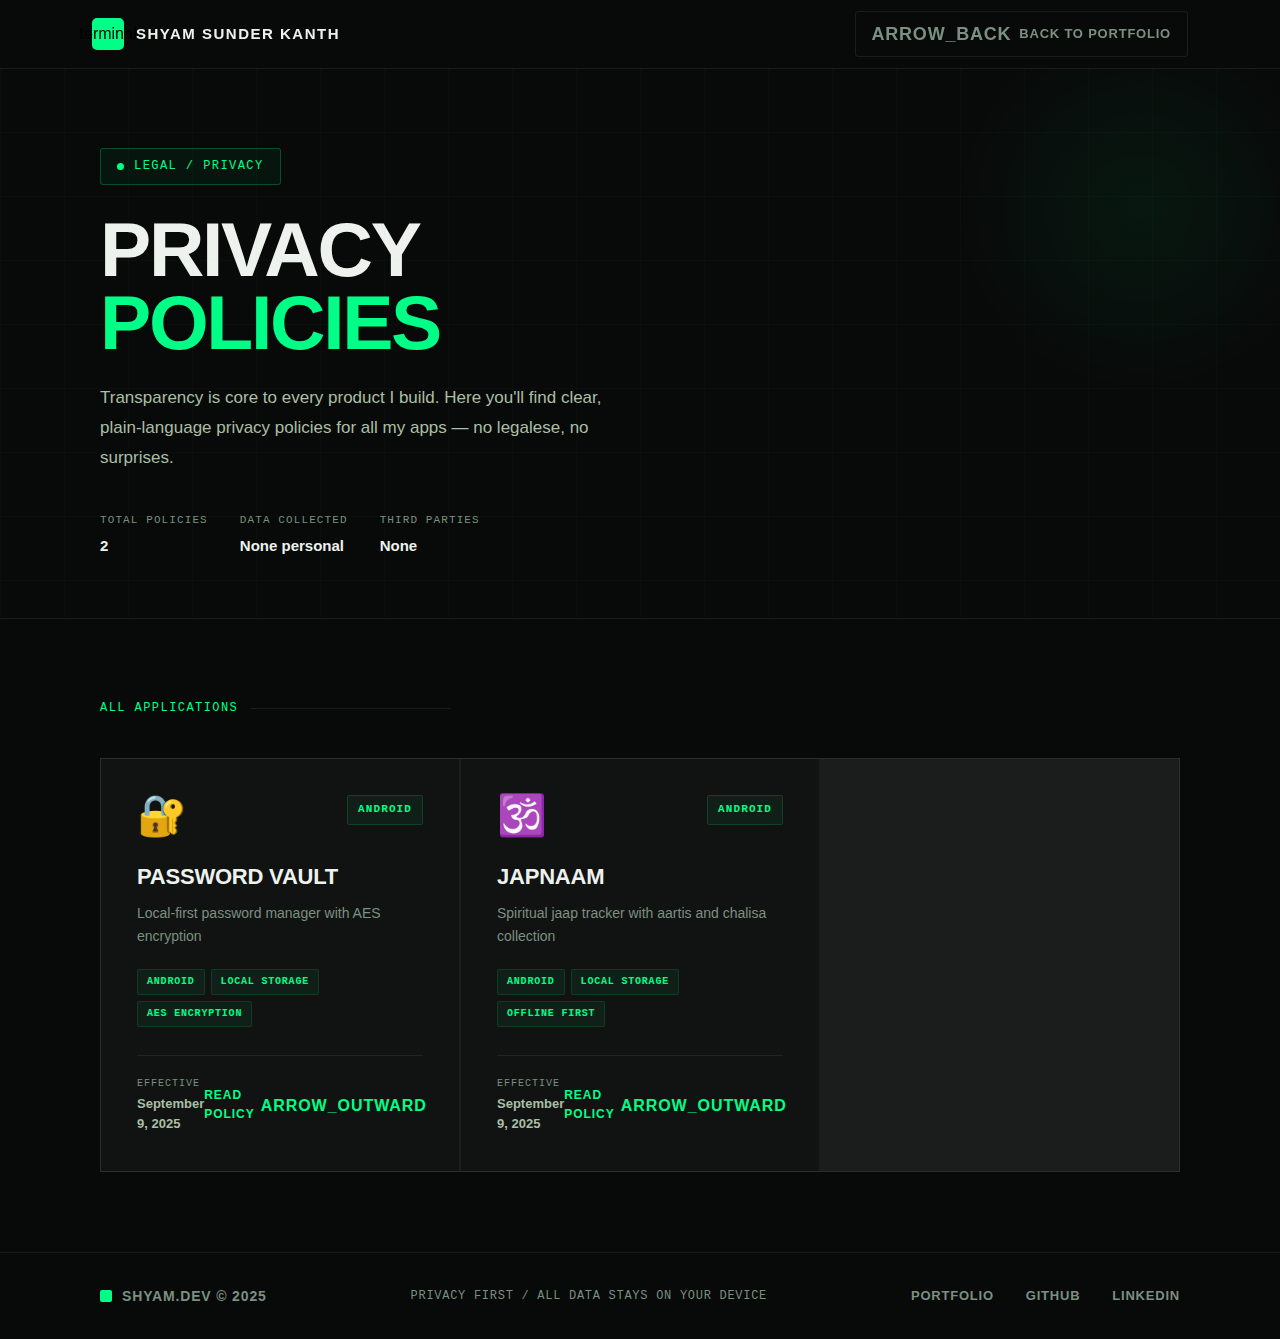
<file: privacy-policy/index.html>
<!doctype html>
<html lang="en">
  <head>
    <meta charset="UTF-8" />
    <meta name="viewport" content="width=device-width, initial-scale=1.0" />
    <title>Privacy Policies — Shyam Sunder Kanth</title>
    <link rel="stylesheet" href="style.css" />
    <link rel="icon" href="../images/icon.png" />
    <link
      href="https://fonts.googleapis.com/css2?family=JetBrains+Mono:wght@400;500&family=Plus+Jakarta+Sans:ital,wght@0,400;0,500;0,600;0,700;0,800;1,700&display=swap"
      rel="stylesheet"
    />
    <link
      href="https://fonts.googleapis.com/css2?family=Material+Symbols+Outlined:opsz,wght,FILL,GRAD@20..48,100..700,0..1,-50..200"
      rel="stylesheet"
    />
  </head>
  <body>
    <nav class="navbar">
      <div class="nav-container">
        <a class="nav-brand" href="/">
          <div class="brand-icon">
            <span class="material-symbols-outlined">terminal</span>
          </div>
          <span class="brand-name">SHYAM SUNDER KANTH</span>
        </a>
        <a href="/" class="nav-back">
          <span class="material-symbols-outlined">arrow_back</span>
          Back to Portfolio
        </a>
      </div>
    </nav>

    <div class="page-wrapper">
      <section class="listing-hero">
        <div class="container">
          <div class="hero-label animate-up" style="animation-delay: 0.05s">
            <span class="dot"></span>
            Legal / Privacy
          </div>
          <h1 class="animate-up" style="animation-delay: 0.12s">
            PRIVACY<br /><span>POLICIES</span>
          </h1>
          <p class="animate-up" style="animation-delay: 0.2s">
            Transparency is core to every product I build. Here you'll find
            clear, plain-language privacy policies for all my apps — no
            legalese, no surprises.
          </p>
          <div class="hero-meta animate-up" style="animation-delay: 0.28s">
            <div class="meta-item">
              <span class="meta-label">Total Policies</span>
              <span class="meta-value" id="policy-count">—</span>
            </div>
            <div class="meta-item">
              <span class="meta-label">Data Collected</span>
              <span class="meta-value">None personal</span>
            </div>
            <div class="meta-item">
              <span class="meta-label">Third Parties</span>
              <span class="meta-value">None</span>
            </div>
          </div>
        </div>
      </section>

      <section class="policies-section">
        <div class="container">
          <p class="section-label">All Applications</p>
          <div id="policy-grid" class="policy-grid">
            <div class="skeleton-card">
              <div class="skeleton skeleton-emoji"></div>
              <div class="skeleton skeleton-title"></div>
              <div class="skeleton skeleton-text w80"></div>
              <div class="skeleton skeleton-text w60"></div>
            </div>
            <div class="skeleton-card">
              <div class="skeleton skeleton-emoji"></div>
              <div class="skeleton skeleton-title"></div>
              <div class="skeleton skeleton-text w80"></div>
              <div class="skeleton skeleton-text w60"></div>
            </div>
          </div>
        </div>
      </section>
    </div>

    <footer class="footer">
      <div class="container">
        <div class="footer-content">
          <div class="footer-brand">
            <div class="brand-dot"></div>
            <span class="footer-brand-text">SHYAM.DEV © 2025</span>
          </div>
          <div class="footer-tech">
            PRIVACY FIRST / ALL DATA STAYS ON YOUR DEVICE
          </div>
          <div class="footer-links">
            <a href="/" class="footer-link">Portfolio</a>
            <a
              href="https://github.com/shyamkanth"
              target="_blank"
              class="footer-link"
              >GitHub</a
            >
            <a
              href="https://www.linkedin.com/in/shyam-sunder-kanth/"
              target="_blank"
              class="footer-link"
              >LinkedIn</a
            >
          </div>
        </div>
      </div>
    </footer>

    <script>
      async function loadPolicies() {
        const grid = document.getElementById("policy-grid");
        const countEl = document.getElementById("policy-count");

        try {
          const res = await fetch("data/policy-data.json");
          const policies = await res.json();

          countEl.textContent = policies.length;

          grid.innerHTML = policies
            .map(
              (p, i) => `
            <div class="policy-card"
                 onclick="window.location.href='policy.html?id=${p.id}'"
                 style="animation-delay:${0.06 * i}s"
                 role="link"
                 tabindex="0"
                 aria-label="View privacy policy for ${p.appName}"
                 onkeydown="if(event.key==='Enter') window.location.href='policy.html?id=${p.id}'">

              <div class="card-top">
                <span class="card-emoji">${p.emoji}</span>
                <span class="card-platform-badge">${p.platform}</span>
              </div>

              <div class="card-body">
                <h2 class="card-app-name">${p.appName}</h2>
                <p class="card-tagline">${p.tagline}</p>

                <div class="card-tags">
                  ${p.tags.map((t) => `<span class="card-tag">${t}</span>`).join("")}
                </div>

                <div class="card-footer">
                  <div class="card-date">
                    <span class="card-date-label">Effective</span>
                    <span class="card-date-value">${p.effectiveDate}</span>
                  </div>
                  <span class="card-cta">
                    Read Policy
                    <span class="material-symbols-outlined">arrow_outward</span>
                  </span>
                </div>
              </div>
            </div>
          `,
            )
            .join("");
        } catch (err) {
          countEl.textContent = "0";
          grid.innerHTML = `
            <div class="empty-state" style="grid-column:1/-1">
              <p>Could not load privacy policies. Please try again later.</p>
            </div>`;
        }
      }

      loadPolicies();
    </script>
  </body>
</html>
</file>
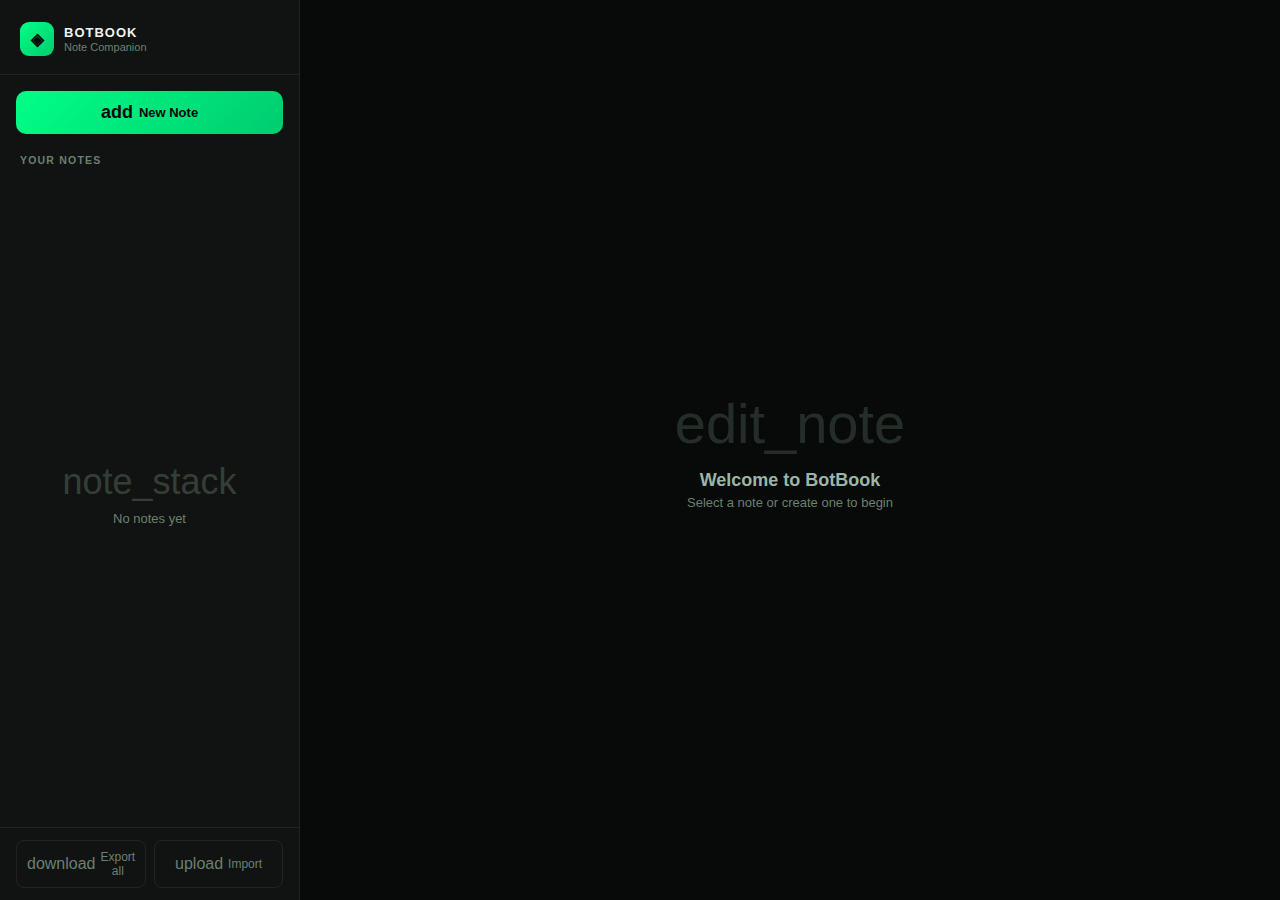
<file: projects/botbook/index.html>
<!doctype html>
<html lang="en">
  <head>
    <meta charset="UTF-8" />
    <meta name="viewport" content="width=device-width, initial-scale=1.0, maximum-scale=1.0, user-scalable=no" />
    <title>BotBook - Minimal Note Companion</title>
    <link rel="preconnect" href="https://fonts.googleapis.com" />
    <link rel="preconnect" href="https://fonts.gstatic.com" crossorigin />
    <link href="https://fonts.googleapis.com/css2?family=Plus+Jakarta+Sans:wght@400;500;600;700&family=JetBrains+Mono:wght@400;600&display=swap" rel="stylesheet" />
    <link rel="stylesheet" href="https://fonts.googleapis.com/css2?family=Material+Symbols+Outlined:opsz,wght,FILL,GRAD@20..48,100..700,0..1,-50..200" />
    <link rel="stylesheet" href="style.css" />
    <link rel="icon" href="../../images/icon.png"
  </head>
  <body>
    <div class="app" id="app">
      <div class="sidebar">
        <div class="sidebar-inner">
          <div class="brand">
            <div class="brand-icon">◈</div>
            <div class="brand-text">
              <h1>BOTBOOK</h1>
              <p>Note Companion</p>
            </div>
          </div>

          <div class="sidebar-top">
            <button class="btn-new-note" id="btn-new-note-desktop">
              <span class="material-symbols-outlined" style="font-size:18px">add</span>
              New Note
            </button>
          </div>

          <div class="notes-header">Your Notes</div>
          <div class="notes-list" id="notes-list-desktop"></div>

          <div class="sidebar-footer">
            <button class="btn-footer" id="btn-export-all-desktop">
              <span class="material-symbols-outlined">download</span>Export all
            </button>
            <button class="btn-footer" id="btn-import-all-desktop">
              <span class="material-symbols-outlined">upload</span>Import
            </button>
          </div>
        </div>
      </div>

      <div class="editor-container" id="editor-container">
        <div class="no-editor" id="no-editor">
          <span class="material-symbols-outlined">edit_note</span>
          <div>
            <h2>Welcome to BotBook</h2>
            <p>Select a note or create one to begin</p>
          </div>
        </div>

        <div id="editor-wrapper" style="display:none;flex:1;flex-direction:column;height:100%">
          <div class="editor-header">
            <button class="btn-back" id="btn-back">
              <span class="material-symbols-outlined">arrow_back_ios_new</span>
            </button>
            <div class="editor-title-wrap">
              <div class="editor-title" id="editor-title"></div>
            </div>
            <div class="editor-header-actions">
              <div class="save-badge" id="save-badge">
                <span class="material-symbols-outlined">sync_saved_locally</span>
                <span>Saved</span>
              </div>
              <button class="action-icon-btn" id="btn-export-note" title="Export note">
                <span class="material-symbols-outlined">download</span>
              </button>
              <button class="action-icon-btn danger" id="btn-delete-note" title="Delete note">
                <span class="material-symbols-outlined">delete_forever</span>
              </button>
            </div>
          </div>
          <div class="notepad" id="notepad">
            <div class="line-numbers" id="line-numbers"><span class="active-line">1</span></div>
            <div class="content-wrap">
              <div class="content empty" id="content" contenteditable="true" spellcheck="false"></div>
            </div>
          </div>
        </div>
      </div>
    </div>

    <nav class="mobile-nav" id="mobile-nav">
      <button class="mobile-nav-btn" id="mob-notes-btn" onclick="showNotesSheet()">
        <span class="material-symbols-outlined">notes</span>
        Notes
      </button>
      <button class="mobile-nav-btn primary" id="mob-new-btn" onclick="openCreateModal()">
        <span class="material-symbols-outlined">add</span>
        New
      </button>
      <button class="mobile-nav-btn" id="mob-more-btn" onclick="showMoreSheet()">
        <span class="material-symbols-outlined">more_horiz</span>
        More
      </button>
    </nav>

    <div class="sheet-overlay" id="notes-sheet-overlay" onclick="closeNotesSheet()"></div>
    <div class="bottom-sheet" id="notes-sheet">
      <div class="sheet-handle"></div>
      <div class="sheet-header">
        <h3>Your Notes</h3>
        <div class="sheet-close" onclick="closeNotesSheet()">
          <span class="material-symbols-outlined">close</span>
        </div>
      </div>
      <div class="sheet-notes-list" id="notes-list-mobile"></div>
    </div>

    <div class="sheet-overlay" id="more-sheet-overlay" onclick="closeMoreSheet()"></div>
    <div class="bottom-sheet" id="more-sheet">
      <div class="sheet-handle"></div>
      <div class="sheet-header">
        <h3>Options</h3>
        <div class="sheet-close" onclick="closeMoreSheet()">
          <span class="material-symbols-outlined">close</span>
        </div>
      </div>
      <div style="padding:16px 12px;display:flex;flex-direction:column;gap:8px;">
        <button class="btn-footer" style="justify-content:flex-start;gap:12px;padding:14px 16px;font-size:14px;" onclick="closeMoreSheet();handleExportAll()">
          <span class="material-symbols-outlined" style="font-size:20px">download</span>Export All Notes
        </button>
        <button class="btn-footer" style="justify-content:flex-start;gap:12px;padding:14px 16px;font-size:14px;" onclick="closeMoreSheet();openImportModal()">
          <span class="material-symbols-outlined" style="font-size:20px">upload</span>Import Notes
        </button>
        <button class="btn-footer" style="justify-content:flex-start;gap:12px;padding:14px 16px;font-size:14px;" onclick="closeMoreSheet();openInfoModal()">
          <span class="material-symbols-outlined" style="font-size:20px">info</span>About BotBook
        </button>
      </div>
    </div>

    <div class="modal-overlay" id="create-modal">
      <div class="modal-content">
        <div class="modal-handle"></div>
        <div class="modal-header"><h2>New Note</h2></div>
        <div class="modal-body">
          <form id="create-form">
            <div class="form-group">
              <label for="note-title">Title</label>
              <input type="text" id="note-title" placeholder="My awesome note..." required maxlength="100" />
            </div>
          </form>
        </div>
        <div class="modal-footer">
          <button class="btn-secondary" onclick="closeModal('create-modal')">Cancel</button>
          <button type="submit" class="btn-primary" form="create-form">Create</button>
        </div>
      </div>
    </div>

    <div class="modal-overlay" id="edit-modal">
      <div class="modal-content">
        <div class="modal-handle"></div>
        <div class="modal-header"><h2>Rename Note</h2></div>
        <div class="modal-body">
          <form id="edit-form">
            <div class="form-group">
              <label for="edit-title">New Title</label>
              <input type="text" id="edit-title" placeholder="Note title..." required maxlength="100" />
            </div>
          </form>
        </div>
        <div class="modal-footer">
          <button class="btn-secondary" onclick="closeModal('edit-modal')">Cancel</button>
          <button type="submit" class="btn-primary" form="edit-form">Rename</button>
        </div>
      </div>
    </div>

    <div class="modal-overlay" id="delete-modal">
      <div class="modal-content">
        <div class="modal-handle"></div>
        <div class="modal-header"><h2>Delete Note</h2></div>
        <div class="modal-body">
          <div class="delete-warning"><strong>Warning:</strong> This cannot be undone</div>
          <p id="delete-note-name"></p>
        </div>
        <div class="modal-footer">
          <button class="btn-secondary" onclick="closeModal('delete-modal')">Cancel</button>
          <button class="btn-danger" onclick="handleDeleteNote(event)">Delete</button>
        </div>
      </div>
    </div>

    <div class="modal-overlay" id="import-modal">
      <div class="modal-content">
        <div class="modal-handle"></div>
        <div class="modal-header"><h2>Import Notes</h2></div>
        <div class="modal-body">
          <p>Select a JSON file exported from BotBook.</p>
          <form id="import-form">
            <div class="form-group">
              <label for="import-file">JSON File</label>
              <input type="file" id="import-file" accept=".json" required />
            </div>
          </form>
        </div>
        <div class="modal-footer">
          <button class="btn-secondary" onclick="closeModal('import-modal')">Cancel</button>
          <button type="submit" class="btn-primary" form="import-form">Import</button>
        </div>
      </div>
    </div>

    <div class="modal-overlay" id="info-modal">
      <div class="modal-content">
        <div class="modal-handle"></div>
        <div class="modal-header"><h2>About BotBook</h2></div>
        <div class="modal-body">
          <p><strong>Privacy First:</strong> All notes are stored locally in your browser.</p>
          <p><strong>Keyboard Shortcuts:</strong></p>
          <div class="shortcut-box">
            <div>Ctrl + M → New note</div>
            <div>Ctrl + E → Export all</div>
            <div>Ctrl + I → Import</div>
            <div>Ctrl + S → Save</div>
          </div>
          <p style="margin-top:14px">Made with ❤️</p>
        </div>
        <div class="modal-footer">
          <button class="btn-primary" onclick="closeModal('info-modal')">Close</button>
        </div>
      </div>
    </div>

    <script src="script.js" defer></script>
    <script src="../../cabinet.min.js" defer></script>
  </body>
</html>
</file>
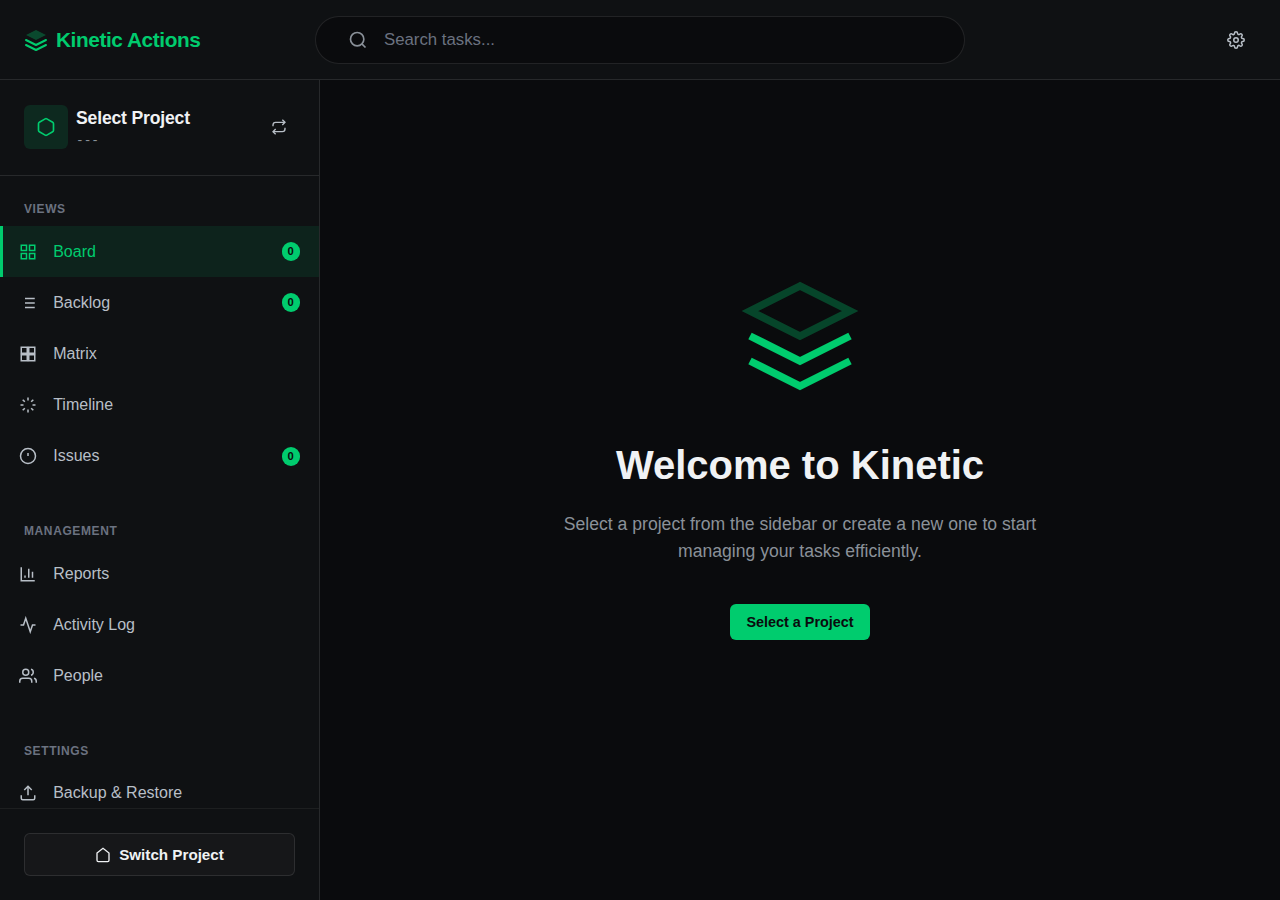
<file: projects/kinetic-actions/index.html>
<!doctype html>
<html lang="en">
  <head>
    <meta charset="UTF-8" />
    <title>Kinetic Actions — Professional Project Management</title>
    <meta
      name="title"
      content="Kinetic Actions — Professional Project Management"
    />
    <meta
      name="description"
      content="A powerful, minimalist project management tool featuring Kanban boards, backlogs, and Eisenhower matrices. Built for speed and privacy with local-first data storage."
    />
    <meta
      name="keywords"
      content="Kinetic Actions, Project Management Tool, Kanban Board, Eisenhower Matrix, Task Tracker, Agile Backlog, Productivity App, Shyam Sunder Kanth"
    />
    <meta name="author" content="Shyam Sunder Kanth" />
    <meta name="robots" content="index, follow" />
    <link
      rel="canonical"
      href="https://shyamkanth.github.io/projects/kinetic-actions/"
    />

    <meta property="og:type" content="website" />
    <meta
      property="og:url"
      content="https://shyamkanth.github.io/projects/kinetic-actions/"
    />
    <meta
      property="og:title"
      content="Kinetic Actions — Streamlined Project Workflow"
    />
    <meta
      property="og:description"
      content="Manage tasks, track sprints, and visualize progress with a high-performance terminal-inspired interface. No cloud, no tracking, just productivity."
    />
    <meta
      property="og:image"
      content="https://shyamkanth.github.io/images/og-card.png"
    />
    <meta property="og:site_name" content="Shyam Sunder Kanth Portfolio" />

    <meta name="twitter:card" content="summary_large_image" />
    <meta
      name="twitter:url"
      content="https://shyamkanth.github.io/projects/kinetic-actions/"
    />
    <meta
      name="twitter:title"
      content="Kinetic Actions — Agile Task Management"
    />
    <meta
      name="twitter:description"
      content="A minimalist terminal-style project management suite. Local-first, privacy-focused, and incredibly fast."
    />
    <meta
      name="twitter:image"
      content="https://shyamkanth.github.io/images/og-card.png"
    />

    <meta name="theme-color" content="#1a1a1a" />
    <meta name="apple-mobile-web-app-capable" content="yes" />
    <meta
      name="apple-mobile-web-app-status-bar-style"
      content="black-translucent"
    />
    <meta
      name="viewport"
      content="width=device-width, initial-scale=1.0, maximum-scale=1.0, user-scalable=no"
    />

    <link rel="stylesheet" href="./assets/css/main.css" />
    <link rel="preconnect" href="https://fonts.googleapis.com" />
    <link rel="preconnect" href="https://fonts.gstatic.com" crossorigin />
    <link rel="manifest" href="./manifest.json" />
    <link rel="icon" href="./assets/icons/icon.svg" />
    <link
      href="https://fonts.googleapis.com/css2?family=Inter:wght@300;400;500;600;700;800&family=JetBrains+Mono:wght@400;500;600&display=swap"
      rel="stylesheet"
    />

    <script src="https://cdn.jsdelivr.net/npm/marked/marked.min.js"></script>
    <link
      rel="stylesheet"
      href="https://cdn.jsdelivr.net/npm/easymde/dist/easymde.min.css"
    />
    <script src="https://cdn.jsdelivr.net/npm/easymde/dist/easymde.min.js"></script>
  </head>

  <body>
    <div id="app">
      <header class="top-nav">
        <div class="top-nav-container">
          <div class="logo-section">
            <div class="logo">
              <svg width="24" height="24" viewBox="0 0 24 24" fill="none">
                <path
                  d="M12 2L2 7L12 12L22 7L12 2Z"
                  fill="currentColor"
                  opacity="0.3"
                />
                <path
                  d="M2 17L12 22L22 17"
                  stroke="currentColor"
                  stroke-width="2"
                  stroke-linecap="round"
                  stroke-linejoin="round"
                />
                <path
                  d="M2 12L12 17L22 12"
                  stroke="currentColor"
                  stroke-width="2"
                  stroke-linecap="round"
                  stroke-linejoin="round"
                />
              </svg>
              <span class="logo-text">Kinetic Actions</span>
            </div>
          </div>

          <div class="search-box">
            <svg
              width="16"
              height="16"
              viewBox="0 0 24 24"
              fill="none"
              stroke="currentColor"
              stroke-width="2"
            >
              <circle cx="11" cy="11" r="8" />
              <path d="m21 21-4.35-4.35" />
            </svg>
            <input
              type="text"
              placeholder="Search tasks..."
              id="globalSearch"
              autocomplete="off"
            />
            <div id="searchResults" class="search-results-dropdown"></div>
          </div>

          <div class="top-nav-actions">
            <button class="icon-btn" id="settingsBtn" title="Settings">
              <svg
                width="18"
                height="18"
                viewBox="0 0 24 24"
                fill="none"
                stroke="currentColor"
                stroke-width="2"
              >
                <circle cx="12" cy="12" r="3" />
                <path
                  d="M19.4 15a1.65 1.65 0 0 0 .33 1.82l.06.06a2 2 0 0 1 0 2.83 2 2 0 0 1-2.83 0l-.06-.06a1.65 1.65 0 0 0-1.82-.33 1.65 1.65 0 0 0-1 1.51V21a2 2 0 0 1-2 2 2 2 0 0 1-2-2v-.09A1.65 1.65 0 0 0 9 19.4a1.65 1.65 0 0 0-1.82.33l-.06.06a2 2 0 0 1-2.83 0 2 2 0 0 1 0-2.83l.06-.06a1.65 1.65 0 0 0 .33-1.82 1.65 1.65 0 0 0-1.51-1H3a2 2 0 0 1-2-2 2 2 0 0 1 2-2h.09A1.65 1.65 0 0 0 4.6 9a1.65 1.65 0 0 0-.33-1.82l-.06-.06a2 2 0 0 1 0-2.83 2 2 0 0 1 2.83 0l.06.06a1.65 1.65 0 0 0 1.82.33H9a1.65 1.65 0 0 0 1-1.51V3a2 2 0 0 1 2-2 2 2 0 0 1 2 2v.09a1.65 1.65 0 0 0 1 1.51 1.65 1.65 0 0 0 1.82-.33l.06-.06a2 2 0 0 1 2.83 0 2 2 0 0 1 0 2.83l-.06.06a1.65 1.65 0 0 0-.33 1.82V9a1.65 1.65 0 0 0 1.51 1H21a2 2 0 0 1 2 2 2 2 0 0 1-2 2h-.09a1.65 1.65 0 0 0-1.51 1z"
                />
              </svg>
            </button>
          </div>
        </div>
      </header>

      <div class="app-layout">
        <!-- Sidebar -->
        <aside class="sidebar">
          <div class="sidebar-section">
            <div class="sidebar-header">
              <div class="current-project-info" id="currentProjectInfo">
                <div class="project-icon">
                  <svg
                    width="20"
                    height="20"
                    viewBox="0 0 24 24"
                    fill="none"
                    stroke="currentColor"
                    stroke-width="2"
                  >
                    <path
                      d="M21 16V8a2 2 0 0 0-1-1.73l-7-4a2 2 0 0 0-2 0l-7 4A2 2 0 0 0 3 8v8a2 2 0 0 0 1 1.73l7 4a2 2 0 0 0 2 0l7-4A2 2 0 0 0 21 16z"
                    />
                  </svg>
                </div>
                <div class="project-info-text">
                  <div class="project-name" id="sidebarProjectName">
                    Select Project
                  </div>
                  <div class="project-key" id="sidebarProjectKey">---</div>
                </div>
              </div>
              <button
                class="btn-icon-sm"
                id="switchProjectBtn"
                title="Switch Project"
              >
                <svg
                  width="16"
                  height="16"
                  viewBox="0 0 24 24"
                  fill="none"
                  stroke="currentColor"
                  stroke-width="2"
                >
                  <polyline points="17 1 21 5 17 9" />
                  <path d="M3 11V9a4 4 0 0 1 4-4h14" />
                  <polyline points="7 23 3 19 7 15" />
                  <path d="M21 13v2a4 4 0 0 1-4 4H3" />
                </svg>
              </button>
            </div>
          </div>

          <nav class="sidebar-nav">
            <div class="nav-section">
              <div class="nav-section-title">VIEWS</div>
              <a href="#" class="sidebar-link" data-view="board">
                <svg
                  width="18"
                  height="18"
                  viewBox="0 0 24 24"
                  fill="none"
                  stroke="currentColor"
                  stroke-width="2"
                >
                  <rect x="3" y="3" width="7" height="7" />
                  <rect x="14" y="3" width="7" height="7" />
                  <rect x="14" y="14" width="7" height="7" />
                  <rect x="3" y="14" width="7" height="7" />
                </svg>
                <span>Board</span>
                <span class="sidebar-badge" id="boardBadge">0</span>
              </a>
              <a href="#" class="sidebar-link" data-view="backlog">
                <svg
                  width="18"
                  height="18"
                  viewBox="0 0 24 24"
                  fill="none"
                  stroke="currentColor"
                  stroke-width="2"
                >
                  <line x1="8" y1="6" x2="21" y2="6" />
                  <line x1="8" y1="12" x2="21" y2="12" />
                  <line x1="8" y1="18" x2="21" y2="18" />
                  <line x1="3" y1="6" x2="3.01" y2="6" />
                  <line x1="3" y1="12" x2="3.01" y2="12" />
                  <line x1="3" y1="18" x2="3.01" y2="18" />
                </svg>
                <span>Backlog</span>
                <span class="sidebar-badge" id="backlogBadge">0</span>
              </a>
              <a href="#" class="sidebar-link" data-view="matrix">
                <svg
                  width="18"
                  height="18"
                  viewBox="0 0 24 24"
                  fill="none"
                  stroke="currentColor"
                  stroke-width="2"
                >
                  <rect x="3" y="3" width="8" height="8" />
                  <rect x="13" y="3" width="8" height="8" />
                  <rect x="13" y="13" width="8" height="8" />
                  <rect x="3" y="13" width="8" height="8" />
                  <line x1="2" y1="12" x2="22" y2="12" stroke-opacity="0.3" />
                  <line x1="12" y1="2" x2="12" y2="22" stroke-opacity="0.3" />
                </svg>
                <span>Matrix</span>
              </a>
              <a href="#" class="sidebar-link" data-view="timeline">
                <svg
                  width="18"
                  height="18"
                  viewBox="0 0 24 24"
                  fill="none"
                  stroke="currentColor"
                  stroke-width="2"
                >
                  <line x1="12" y1="2" x2="12" y2="6" />
                  <line x1="12" y1="18" x2="12" y2="22" />
                  <line x1="4.93" y1="4.93" x2="7.76" y2="7.76" />
                  <line x1="16.24" y1="16.24" x2="19.07" y2="19.07" />
                  <line x1="2" y1="12" x2="6" y2="12" />
                  <line x1="18" y1="12" x2="22" y2="12" />
                  <line x1="4.93" y1="19.07" x2="7.76" y2="16.24" />
                  <line x1="16.24" y1="7.76" x2="19.07" y2="4.93" />
                </svg>
                <span>Timeline</span>
              </a>
              <a href="#" class="sidebar-link" data-view="issues">
                <svg
                  width="18"
                  height="18"
                  viewBox="0 0 24 24"
                  fill="none"
                  stroke="currentColor"
                  stroke-width="2"
                >
                  <circle cx="12" cy="12" r="10" />
                  <line x1="12" y1="8" x2="12" y2="12" />
                  <line x1="12" y1="16" x2="12.01" y2="16" />
                </svg>
                <span>Issues</span>
                <span class="sidebar-badge" id="issuesBadge">0</span>
              </a>
            </div>

            <div class="nav-section">
              <div class="nav-section-title">MANAGEMENT</div>
              <a href="#" class="sidebar-link" data-view="reports">
                <svg
                  width="18"
                  height="18"
                  viewBox="0 0 24 24"
                  fill="none"
                  stroke="currentColor"
                  stroke-width="2"
                >
                  <path d="M3 3v18h18" />
                  <path d="M18 17V9" />
                  <path d="M13 17V5" />
                  <path d="M8 17v-3" />
                </svg>
                <span>Reports</span>
              </a>
              <a href="#" class="sidebar-link" data-view="activity">
                <svg
                  width="18"
                  height="18"
                  viewBox="0 0 24 24"
                  fill="none"
                  stroke="currentColor"
                  stroke-width="2"
                >
                  <polyline points="22 12 18 12 15 21 9 3 6 12 2 12" />
                </svg>
                <span>Activity Log</span>
              </a>
              <a href="#" class="sidebar-link" data-view="people">
                <svg
                  width="18"
                  height="18"
                  viewBox="0 0 24 24"
                  fill="none"
                  stroke="currentColor"
                  stroke-width="2"
                >
                  <path d="M17 21v-2a4 4 0 0 0-4-4H5a4 4 0 0 0-4 4v2" />
                  <circle cx="9" cy="7" r="4" />
                  <path d="M23 21v-2a4 4 0 0 0-3-3.87" />
                  <path d="M16 3.13a4 4 0 0 1 0 7.75" />
                </svg>
                <span>People</span>
              </a>
            </div>

            <div class="nav-section">
              <div class="nav-section-title">SETTINGS</div>
              <a href="#" class="sidebar-link" data-view="backup">
                <svg
                  width="18"
                  height="18"
                  viewBox="0 0 24 24"
                  fill="none"
                  stroke="currentColor"
                  stroke-width="2"
                >
                  <path d="M21 15v4a2 2 0 0 1-2 2H5a2 2 0 0 1-2-2v-4" />
                  <polyline points="17 8 12 3 7 8" />
                  <line x1="12" y1="3" x2="12" y2="15" />
                </svg>
                <span>Backup & Restore</span>
              </a>
              <a href="#" class="sidebar-link" data-view="shortcuts">
                <svg
                  width="18"
                  height="18"
                  viewBox="0 0 24 24"
                  fill="none"
                  stroke="currentColor"
                  stroke-width="2"
                >
                  <rect x="2" y="4" width="20" height="16" rx="2" ry="2" />
                  <line x1="6" y1="8" x2="6" y2="8" />
                  <line x1="10" y1="8" x2="10" y2="8" />
                  <line x1="14" y1="8" x2="14" y2="8" />
                  <line x1="18" y1="8" x2="18" y2="8" />
                  <line x1="6" y1="12" x2="6" y2="12" />
                  <line x1="10" y1="12" x2="10" y2="12" />
                  <line x1="14" y1="12" x2="14" y2="12" />
                  <line x1="18" y1="12" x2="18" y2="12" />
                  <line x1="7" y1="16" x2="17" y2="16" />
                </svg>
                <span>Keyboard Shortcuts</span>
              </a>
              <a href="#" class="sidebar-link" data-view="settings">
                <svg
                  width="18"
                  height="18"
                  viewBox="0 0 24 24"
                  fill="none"
                  stroke="currentColor"
                  stroke-width="2"
                >
                  <circle cx="12" cy="12" r="3" />
                  <path
                    d="M19.4 15a1.65 1.65 0 0 0 .33 1.82l.06.06a2 2 0 0 1 0 2.83 2 2 0 0 1-2.83 0l-.06-.06a1.65 1.65 0 0 0-1.82-.33 1.65 1.65 0 0 0-1 1.51V21a2 2 0 0 1-2 2 2 2 0 0 1-2-2v-.09A1.65 1.65 0 0 0 9 19.4a1.65 1.65 0 0 0-1.82.33l-.06.06a2 2 0 0 1-2.83 0 2 2 0 0 1 0-2.83l.06-.06a1.65 1.65 0 0 0 .33-1.82 1.65 1.65 0 0 0-1.51-1H3a2 2 0 0 1-2-2 2 2 0 0 1 2-2h.09A1.65 1.65 0 0 0 4.6 9a1.65 1.65 0 0 0-.33-1.82l-.06-.06a2 2 0 0 1 0-2.83 2 2 0 0 1 2.83 0l.06.06a1.65 1.65 0 0 0 1.82.33H9a1.65 1.65 0 0 0 1-1.51V3a2 2 0 0 1 2-2 2 2 0 0 1 2 2v.09a1.65 1.65 0 0 0 1 1.51 1.65 1.65 0 0 0 1.82-.33l.06-.06a2 2 0 0 1 2.83 0 2 2 0 0 1 0 2.83l-.06.06a1.65 1.65 0 0 0-.33 1.82V9a1.65 1.65 0 0 0 1.51 1H21a2 2 0 0 1 2 2 2 2 0 0 1-2 2h-.09a1.65 1.65 0 0 0-1.51 1z"
                  />
                </svg>
                <span>Settings</span>
              </a>
            </div>

            <div class="nav-section">
              <div class="nav-section-title">SYSTEM</div>
              <a href="#" class="sidebar-link" data-view="install">
                <svg
                  width="18"
                  height="18"
                  viewBox="0 0 24 24"
                  fill="none"
                  stroke="currentColor"
                  stroke-width="2"
                >
                  <path d="M21 15v4a2 2 0 0 1-2 2H5a2 2 0 0 1-2-2v-4" />
                  <polyline points="7 10 12 15 17 10" />
                  <line x1="12" y1="15" x2="12" y2="3" />
                </svg>
                <span>Offline App</span>
              </a>
              <a href="#" class="sidebar-link" data-view="about">
                <svg
                  width="18"
                  height="18"
                  viewBox="0 0 24 24"
                  fill="none"
                  stroke="currentColor"
                  stroke-width="2"
                >
                  <circle cx="12" cy="12" r="10" />
                  <line x1="12" y1="16" x2="12" y2="12" />
                  <line x1="12" y1="8" x2="12.01" y2="8" />
                </svg>
                <span>About</span>
              </a>
            </div>
          </nav>

          <div class="sidebar-footer">
            <button
              class="btn btn-sm btn-secondary btn-full"
              id="switchProjectFooterBtn"
            >
              <svg
                width="16"
                height="16"
                viewBox="0 0 24 24"
                fill="none"
                stroke="currentColor"
                stroke-width="2"
              >
                <path d="M3 9l9-7 9 7v11a2 2 0 0 1-2 2H5a2 2 0 0 1-2-2z" />
              </svg>
              Switch Project
            </button>
          </div>
        </aside>

        <!-- Main Content Area -->
        <main class="main-container">
          <div id="contentArea"></div>
        </main>
      </div>
    </div>

    <!-- Modals -->
    <div id="modalOverlay" class="modal-overlay"></div>

    <!-- Project Selection Modal -->
    <div id="projectsModal" class="modal">
      <div class="modal-content modal-lg">
        <div class="modal-header">
          <h2>Projects</h2>
          <div class="modal-header-actions">
            <button class="btn btn-primary" id="createNewProjectBtn">
              <svg
                width="16"
                height="16"
                viewBox="0 0 24 24"
                fill="none"
                stroke="currentColor"
                stroke-width="2"
              >
                <line x1="12" y1="5" x2="12" y2="19" />
                <line x1="5" y1="12" x2="19" y2="12" />
              </svg>
              Create Project
            </button>
            <button class="btn-close" data-modal="projectsModal">
              <svg
                width="20"
                height="20"
                viewBox="0 0 24 24"
                fill="none"
                stroke="currentColor"
                stroke-width="2"
              >
                <line x1="18" y1="6" x2="6" y2="18" />
                <line x1="6" y1="6" x2="18" y2="18" />
              </svg>
            </button>
          </div>
        </div>
        <div class="modal-body">
          <div id="projectList" class="project-list"></div>
        </div>
      </div>
    </div>

    <div id="projectFormModal" class="modal">
      <div class="modal-content">
        <div class="modal-header">
          <h2 id="projectFormTitle">Create Project</h2>
          <button class="btn-close" data-modal="projectFormModal">
            <svg
              width="20"
              height="20"
              viewBox="0 0 24 24"
              fill="none"
              stroke="currentColor"
              stroke-width="2"
            >
              <line x1="18" y1="6" x2="6" y2="18" />
              <line x1="6" y1="6" x2="18" y2="18" />
            </svg>
          </button>
        </div>
        <form id="projectForm">
          <div class="modal-body project-form-body">
            <div class="form-group">
              <label for="projectName">Project Name *</label>
              <input
                type="text"
                id="projectName"
                placeholder="e.g., Mobile App Redesign"
                required
              />
            </div>
            <div class="form-group">
              <label for="projectKey">Project Key *</label>
              <input
                type="text"
                id="projectKey"
                placeholder="e.g., MAR"
                maxlength="10"
                required
                pattern="[A-Z]+"
                title="Only uppercase letters"
              />
              <small>Short identifier (uppercase letters only)</small>
            </div>
            <div class="form-group">
              <label for="projectDesc">Description</label>
              <textarea
                id="projectDesc"
                rows="3"
                placeholder="Describe your project..."
              ></textarea>
            </div>
          </div>
          <div class="modal-footer">
            <button
              type="button"
              class="btn btn-secondary"
              data-modal="projectFormModal"
            >
              Cancel
            </button>
            <button type="submit" class="btn btn-primary">
              Create Project
            </button>
          </div>
        </form>
      </div>
    </div>

    <div id="taskModal" class="side-panel">
      <div class="modal-content modal-xl">
        <div class="modal-header">
          <h2 id="taskModalTitle">Create Issue</h2>
          <button class="btn-close" data-modal="taskModal">
            <svg
              width="20"
              height="20"
              viewBox="0 0 24 24"
              fill="none"
              stroke="currentColor"
              stroke-width="2"
            >
              <line x1="18" y1="6" x2="6" y2="18" />
              <line x1="6" y1="6" x2="18" y2="18" />
            </svg>
          </button>
        </div>
        <form id="taskForm">
          <div class="modal-body">
            <div class="form-row">
              <div class="form-group col-12">
                <label for="taskTitle">Summary *</label>
                <input
                  type="text"
                  id="taskTitle"
                  placeholder="What needs to be done?"
                  required
                />
              </div>
            </div>
            <div class="form-row">
              <div class="form-group col-12">
                <label for="taskDesc">Description</label>
                <textarea
                  id="taskDesc"
                  rows="6"
                  placeholder="Add details, requirements, acceptance criteria... (Markdown supported)"
                ></textarea>
              </div>
            </div>
            <div class="form-row">
              <div class="form-group col-6">
                <label for="taskType">Issue Type</label>
                <select id="taskType" class="custom-select">
                  <option value="task">Task</option>
                  <option value="bug">Bug</option>
                  <option value="feature">Feature</option>
                  <option value="epic">Epic</option>
                </select>
              </div>
              <div class="form-group col-6">
                <label for="taskPriority">Priority</label>
                <select id="taskPriority" class="custom-select">
                  <option value="low">Low</option>
                  <option value="medium" selected>Medium</option>
                  <option value="high">High</option>
                  <option value="critical">Critical</option>
                </select>
              </div>
            </div>
            <div class="form-row">
              <div class="form-group col-6">
                <label for="taskStatus">Status</label>
                <select id="taskStatus" class="custom-select">
                  <option value="backlog">Backlog</option>
                  <option value="todo" selected>To Do</option>
                  <option value="in-progress">In Progress</option>
                  <option value="in-review">In Review</option>
                  <option value="done">Done</option>
                </select>
              </div>
              <div class="form-group col-6">
                <label for="taskAssignee">Assignee</label>
                <select
                  id="taskAssignee"
                  class="custom-select searchable-select"
                  data-placeholder="Select Assignee"
                >
                  <!-- Populated dynamically -->
                </select>
              </div>
            </div>
            <div class="form-row">
              <div class="form-group col-6">
                <label for="taskReporter">Reporter</label>
                <select
                  id="taskReporter"
                  class="custom-select searchable-select"
                  data-placeholder="Select Reporter"
                >
                  <!-- Populated dynamically -->
                </select>
              </div>
              <div class="form-group col-6">
                <label for="taskSprint">Sprint</label>
                <input
                  type="text"
                  id="taskSprint"
                  placeholder="e.g., Sprint 24.2"
                />
              </div>
            </div>
            <div class="form-row">
              <div class="form-group col-6">
                <label for="taskDueDate">Due Date</label>
                <input type="date" id="taskDueDate" />
              </div>
              <div class="form-group col-6">
                <label for="taskEstimate">Story Points</label>
                <input
                  type="number"
                  id="taskEstimate"
                  min="0"
                  max="100"
                  placeholder="0"
                />
              </div>
            </div>
            <div class="form-row">
              <div class="form-group col-12">
                <label for="taskTags">Labels (comma separated)</label>
                <input
                  type="text"
                  id="taskTags"
                  placeholder="backend, api, security"
                />
              </div>
            </div>
            <div class="form-row">
              <div class="form-group col-12">
                <label for="taskDependency">Blocks (Task IDs)</label>
                <select
                  id="taskDependency"
                  class="custom-select searchable-select"
                  multiple
                  data-placeholder="Search and select tasks..."
                >
                  <!-- Populated dynamically -->
                </select>
              </div>
            </div>
          </div>
          <div class="modal-footer">
            <button
              type="button"
              class="btn btn-secondary"
              data-modal="taskModal"
            >
              Cancel
            </button>
            <button
              type="submit"
              class="btn btn-primary"
              id="taskFormSubmitBtn"
            >
              Create Issue
            </button>
          </div>
        </form>
      </div>
    </div>

    <!-- Task Details Modal -->
    <div id="taskDetailsModal" class="modal">
      <div class="modal-content modal-xl task-details-modal">
        <div class="modal-header">
          <div class="task-details-header-info">
            <span class="task-type-icon" id="detailTaskTypeIcon"></span>
            <span class="task-id-large" id="detailTaskId"></span>
          </div>
          <div class="task-details-actions">
            <button class="btn btn-sm btn-secondary" id="editTaskBtn">
              Edit
            </button>
            <button class="btn btn-sm btn-danger" id="deleteTaskBtn">
              Delete
            </button>
            <button class="btn-close" data-modal="taskDetailsModal">
              <svg
                width="20"
                height="20"
                viewBox="0 0 24 24"
                fill="none"
                stroke="currentColor"
                stroke-width="2"
              >
                <line x1="18" y1="6" x2="6" y2="18" />
                <line x1="6" y1="6" x2="18" y2="18" />
              </svg>
            </button>
          </div>
        </div>
        <div class="modal-body task-details-body" id="taskDetailsContent">
          <!-- Dynamically populated -->
        </div>
      </div>
    </div>

    <!-- Person Modal -->
    <div id="personModal" class="modal">
      <div class="modal-content modal-sm">
        <form id="personForm">
          <div class="modal-header">
            <h3>Add Person</h3>
            <button type="button" class="btn-close" data-modal="personModal">
              <svg
                width="20"
                height="20"
                viewBox="0 0 24 24"
                fill="none"
                stroke="currentColor"
                stroke-width="2"
              >
                <line x1="18" y1="6" x2="6" y2="18" />
                <line x1="6" y1="6" x2="18" y2="18" />
              </svg>
            </button>
          </div>
          <div class="modal-body">
            <div class="form-group">
              <label for="personName">Full Name</label>
              <input
                type="text"
                id="personName"
                required
                placeholder="e.g., Shyam Kanth"
              />
            </div>
            <div class="form-group">
              <label for="personEmail">Email Address</label>
              <input
                type="email"
                id="personEmail"
                required
                placeholder="e.g., shyam@example.com"
              />
            </div>
            <div class="form-group" id="personJoinedDateGroup">
              <label for="personJoinedDate">Joined Date</label>
              <input type="date" id="personJoinedDate" />
            </div>
          </div>
          <div class="modal-footer">
            <button
              type="button"
              class="btn btn-secondary"
              data-modal="personModal"
            >
              Cancel
            </button>
            <button
              type="submit"
              class="btn btn-primary"
              id="personFormSubmitBtn"
            >
              Add Person
            </button>
          </div>
        </form>
      </div>
    </div>

    <!-- Scripts -->
    <script src="./assets/js/storage.js"></script>
    <script src="./assets/js/activity.js"></script>
    <script src="./assets/js/app.js"></script>
    <script src="./assets/js/views.js"></script>
    <script src="./assets/js/ui.js"></script>
  </body>
</html>
</file>
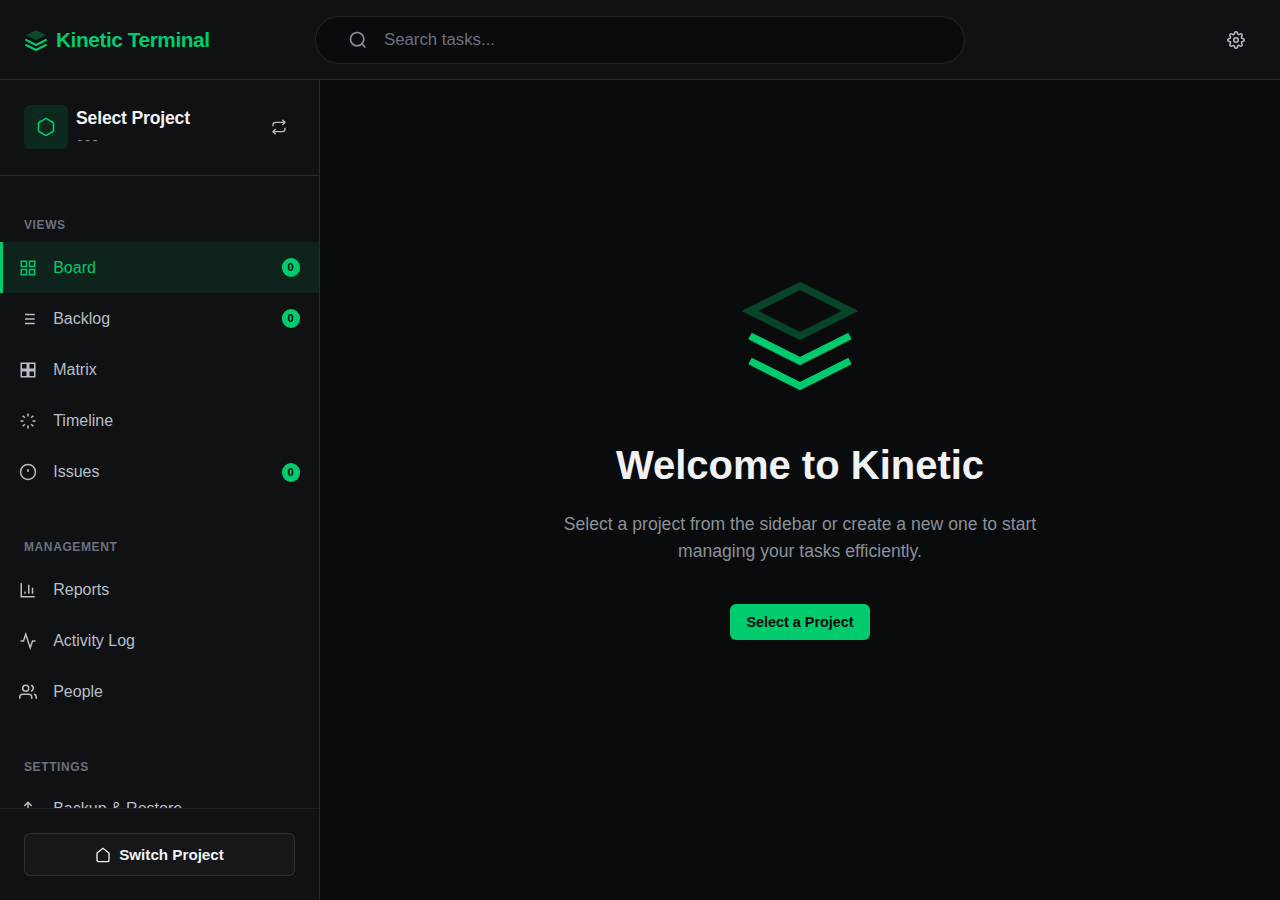
<file: projects/kinetic-terminal/index.html>
<!doctype html>
<html lang="en">
  <head>
    <meta charset="UTF-8" />
    <title>Kinetic Terminal — Professional Project Management</title>
    <meta
      name="title"
      content="Kinetic Terminal — Professional Project Management"
    />
    <meta
      name="description"
      content="A powerful, minimalist project management tool featuring Kanban boards, backlogs, and Eisenhower matrices. Built for speed and privacy with local-first data storage."
    />
    <meta
      name="keywords"
      content="Kinetic Terminal, Project Management Tool, Kanban Board, Eisenhower Matrix, Task Tracker, Agile Backlog, Productivity App, Shyam Sunder Kanth"
    />
    <meta name="author" content="Shyam Sunder Kanth" />
    <meta name="robots" content="index, follow" />
    <link
      rel="canonical"
      href="https://shyamkanth.github.io/projects/kinetic-terminal/"
    />

    <meta property="og:type" content="website" />
    <meta
      property="og:url"
      content="https://shyamkanth.github.io/projects/kinetic-terminal/"
    />
    <meta
      property="og:title"
      content="Kinetic Terminal — Streamlined Project Workflow"
    />
    <meta
      property="og:description"
      content="Manage tasks, track sprints, and visualize progress with a high-performance terminal-inspired interface. No cloud, no tracking, just productivity."
    />
    <meta
      property="og:image"
      content="https://shyamkanth.github.io/images/og-card.png"
    />
    <meta property="og:site_name" content="Shyam Sunder Kanth Portfolio" />

    <meta name="twitter:card" content="summary_large_image" />
    <meta
      name="twitter:url"
      content="https://shyamkanth.github.io/projects/kinetic-terminal/"
    />
    <meta
      name="twitter:title"
      content="Kinetic Terminal — Agile Task Management"
    />
    <meta
      name="twitter:description"
      content="A minimalist terminal-style project management suite. Local-first, privacy-focused, and incredibly fast."
    />
    <meta
      name="twitter:image"
      content="https://shyamkanth.github.io/images/og-card.png"
    />

    <meta name="theme-color" content="#1a1a1a" />
    <meta name="apple-mobile-web-app-capable" content="yes" />
    <meta
      name="apple-mobile-web-app-status-bar-style"
      content="black-translucent"
    />
    <meta
      name="viewport"
      content="width=device-width, initial-scale=1.0, maximum-scale=1.0, user-scalable=no"
    />

    <link rel="stylesheet" href="./assets/css/main.css" />
    <link rel="preconnect" href="https://fonts.googleapis.com" />
    <link rel="preconnect" href="https://fonts.gstatic.com" crossorigin />
    <link rel="manifest" href="./manifest.json" />
    <link rel="icon" href="./assets/icons/icon.svg" />
    <link
      href="https://fonts.googleapis.com/css2?family=Inter:wght@300;400;500;600;700;800&family=JetBrains+Mono:wght@400;500;600&display=swap"
      rel="stylesheet"
    />

    <script src="https://cdn.jsdelivr.net/npm/marked/marked.min.js"></script>
    <link
      rel="stylesheet"
      href="https://cdn.jsdelivr.net/npm/easymde/dist/easymde.min.css"
    />
    <script src="https://cdn.jsdelivr.net/npm/easymde/dist/easymde.min.js"></script>
  </head>

  <body>
    <div id="app">
      <header class="top-nav">
        <div class="top-nav-container">
          <div class="logo-section">
            <div class="logo">
              <svg width="24" height="24" viewBox="0 0 24 24" fill="none">
                <path
                  d="M12 2L2 7L12 12L22 7L12 2Z"
                  fill="currentColor"
                  opacity="0.3"
                />
                <path
                  d="M2 17L12 22L22 17"
                  stroke="currentColor"
                  stroke-width="2"
                  stroke-linecap="round"
                  stroke-linejoin="round"
                />
                <path
                  d="M2 12L12 17L22 12"
                  stroke="currentColor"
                  stroke-width="2"
                  stroke-linecap="round"
                  stroke-linejoin="round"
                />
              </svg>
              <span class="logo-text">Kinetic Terminal</span>
            </div>
          </div>

          <div class="search-box">
            <svg
              width="16"
              height="16"
              viewBox="0 0 24 24"
              fill="none"
              stroke="currentColor"
              stroke-width="2"
            >
              <circle cx="11" cy="11" r="8" />
              <path d="m21 21-4.35-4.35" />
            </svg>
            <input
              type="text"
              placeholder="Search tasks..."
              id="globalSearch"
              autocomplete="off"
            />
            <div id="searchResults" class="search-results-dropdown"></div>
          </div>

          <div class="top-nav-actions">
            <button class="icon-btn" id="settingsBtn" title="Settings">
              <svg
                width="18"
                height="18"
                viewBox="0 0 24 24"
                fill="none"
                stroke="currentColor"
                stroke-width="2"
              >
                <circle cx="12" cy="12" r="3" />
                <path
                  d="M19.4 15a1.65 1.65 0 0 0 .33 1.82l.06.06a2 2 0 0 1 0 2.83 2 2 0 0 1-2.83 0l-.06-.06a1.65 1.65 0 0 0-1.82-.33 1.65 1.65 0 0 0-1 1.51V21a2 2 0 0 1-2 2 2 2 0 0 1-2-2v-.09A1.65 1.65 0 0 0 9 19.4a1.65 1.65 0 0 0-1.82.33l-.06.06a2 2 0 0 1-2.83 0 2 2 0 0 1 0-2.83l.06-.06a1.65 1.65 0 0 0 .33-1.82 1.65 1.65 0 0 0-1.51-1H3a2 2 0 0 1-2-2 2 2 0 0 1 2-2h.09A1.65 1.65 0 0 0 4.6 9a1.65 1.65 0 0 0-.33-1.82l-.06-.06a2 2 0 0 1 0-2.83 2 2 0 0 1 2.83 0l.06.06a1.65 1.65 0 0 0 1.82.33H9a1.65 1.65 0 0 0 1-1.51V3a2 2 0 0 1 2-2 2 2 0 0 1 2 2v.09a1.65 1.65 0 0 0 1 1.51 1.65 1.65 0 0 0 1.82-.33l.06-.06a2 2 0 0 1 2.83 0 2 2 0 0 1 0 2.83l-.06.06a1.65 1.65 0 0 0-.33 1.82V9a1.65 1.65 0 0 0 1.51 1H21a2 2 0 0 1 2 2 2 2 0 0 1-2 2h-.09a1.65 1.65 0 0 0-1.51 1z"
                />
              </svg>
            </button>
          </div>
        </div>
      </header>

      <div class="app-layout">
        <!-- Sidebar -->
        <aside class="sidebar">
          <div class="sidebar-section">
            <div class="sidebar-header">
              <div class="current-project-info" id="currentProjectInfo">
                <div class="project-icon">
                  <svg
                    width="20"
                    height="20"
                    viewBox="0 0 24 24"
                    fill="none"
                    stroke="currentColor"
                    stroke-width="2"
                  >
                    <path
                      d="M21 16V8a2 2 0 0 0-1-1.73l-7-4a2 2 0 0 0-2 0l-7 4A2 2 0 0 0 3 8v8a2 2 0 0 0 1 1.73l7 4a2 2 0 0 0 2 0l7-4A2 2 0 0 0 21 16z"
                    />
                  </svg>
                </div>
                <div class="project-info-text">
                  <div class="project-name" id="sidebarProjectName">
                    Select Project
                  </div>
                  <div class="project-key" id="sidebarProjectKey">---</div>
                </div>
              </div>
              <button
                class="btn-icon-sm"
                id="switchProjectBtn"
                title="Switch Project"
              >
                <svg
                  width="16"
                  height="16"
                  viewBox="0 0 24 24"
                  fill="none"
                  stroke="currentColor"
                  stroke-width="2"
                >
                  <polyline points="17 1 21 5 17 9" />
                  <path d="M3 11V9a4 4 0 0 1 4-4h14" />
                  <polyline points="7 23 3 19 7 15" />
                  <path d="M21 13v2a4 4 0 0 1-4 4H3" />
                </svg>
              </button>
            </div>
          </div>

          <nav class="sidebar-nav">
            <div class="nav-section">
              <div class="nav-section-title">VIEWS</div>
              <a href="#" class="sidebar-link" data-view="board">
                <svg
                  width="18"
                  height="18"
                  viewBox="0 0 24 24"
                  fill="none"
                  stroke="currentColor"
                  stroke-width="2"
                >
                  <rect x="3" y="3" width="7" height="7" />
                  <rect x="14" y="3" width="7" height="7" />
                  <rect x="14" y="14" width="7" height="7" />
                  <rect x="3" y="14" width="7" height="7" />
                </svg>
                <span>Board</span>
                <span class="sidebar-badge" id="boardBadge">0</span>
              </a>
              <a href="#" class="sidebar-link" data-view="backlog">
                <svg
                  width="18"
                  height="18"
                  viewBox="0 0 24 24"
                  fill="none"
                  stroke="currentColor"
                  stroke-width="2"
                >
                  <line x1="8" y1="6" x2="21" y2="6" />
                  <line x1="8" y1="12" x2="21" y2="12" />
                  <line x1="8" y1="18" x2="21" y2="18" />
                  <line x1="3" y1="6" x2="3.01" y2="6" />
                  <line x1="3" y1="12" x2="3.01" y2="12" />
                  <line x1="3" y1="18" x2="3.01" y2="18" />
                </svg>
                <span>Backlog</span>
                <span class="sidebar-badge" id="backlogBadge">0</span>
              </a>
              <a href="#" class="sidebar-link" data-view="matrix">
                <svg
                  width="18"
                  height="18"
                  viewBox="0 0 24 24"
                  fill="none"
                  stroke="currentColor"
                  stroke-width="2"
                >
                  <rect x="3" y="3" width="8" height="8" />
                  <rect x="13" y="3" width="8" height="8" />
                  <rect x="13" y="13" width="8" height="8" />
                  <rect x="3" y="13" width="8" height="8" />
                  <line x1="2" y1="12" x2="22" y2="12" stroke-opacity="0.3" />
                  <line x1="12" y1="2" x2="12" y2="22" stroke-opacity="0.3" />
                </svg>
                <span>Matrix</span>
              </a>
              <a href="#" class="sidebar-link" data-view="timeline">
                <svg
                  width="18"
                  height="18"
                  viewBox="0 0 24 24"
                  fill="none"
                  stroke="currentColor"
                  stroke-width="2"
                >
                  <line x1="12" y1="2" x2="12" y2="6" />
                  <line x1="12" y1="18" x2="12" y2="22" />
                  <line x1="4.93" y1="4.93" x2="7.76" y2="7.76" />
                  <line x1="16.24" y1="16.24" x2="19.07" y2="19.07" />
                  <line x1="2" y1="12" x2="6" y2="12" />
                  <line x1="18" y1="12" x2="22" y2="12" />
                  <line x1="4.93" y1="19.07" x2="7.76" y2="16.24" />
                  <line x1="16.24" y1="7.76" x2="19.07" y2="4.93" />
                </svg>
                <span>Timeline</span>
              </a>
              <a href="#" class="sidebar-link" data-view="issues">
                <svg
                  width="18"
                  height="18"
                  viewBox="0 0 24 24"
                  fill="none"
                  stroke="currentColor"
                  stroke-width="2"
                >
                  <circle cx="12" cy="12" r="10" />
                  <line x1="12" y1="8" x2="12" y2="12" />
                  <line x1="12" y1="16" x2="12.01" y2="16" />
                </svg>
                <span>Issues</span>
                <span class="sidebar-badge" id="issuesBadge">0</span>
              </a>
            </div>

            <div class="nav-section">
              <div class="nav-section-title">MANAGEMENT</div>
              <a href="#" class="sidebar-link" data-view="reports">
                <svg
                  width="18"
                  height="18"
                  viewBox="0 0 24 24"
                  fill="none"
                  stroke="currentColor"
                  stroke-width="2"
                >
                  <path d="M3 3v18h18" />
                  <path d="M18 17V9" />
                  <path d="M13 17V5" />
                  <path d="M8 17v-3" />
                </svg>
                <span>Reports</span>
              </a>
              <a href="#" class="sidebar-link" data-view="activity">
                <svg
                  width="18"
                  height="18"
                  viewBox="0 0 24 24"
                  fill="none"
                  stroke="currentColor"
                  stroke-width="2"
                >
                  <polyline points="22 12 18 12 15 21 9 3 6 12 2 12" />
                </svg>
                <span>Activity Log</span>
              </a>
              <a href="#" class="sidebar-link" data-view="people">
                <svg
                  width="18"
                  height="18"
                  viewBox="0 0 24 24"
                  fill="none"
                  stroke="currentColor"
                  stroke-width="2"
                >
                  <path d="M17 21v-2a4 4 0 0 0-4-4H5a4 4 0 0 0-4 4v2" />
                  <circle cx="9" cy="7" r="4" />
                  <path d="M23 21v-2a4 4 0 0 0-3-3.87" />
                  <path d="M16 3.13a4 4 0 0 1 0 7.75" />
                </svg>
                <span>People</span>
              </a>
            </div>

            <div class="nav-section">
              <div class="nav-section-title">SETTINGS</div>
              <a href="#" class="sidebar-link" data-view="backup">
                <svg
                  width="18"
                  height="18"
                  viewBox="0 0 24 24"
                  fill="none"
                  stroke="currentColor"
                  stroke-width="2"
                >
                  <path d="M21 15v4a2 2 0 0 1-2 2H5a2 2 0 0 1-2-2v-4" />
                  <polyline points="17 8 12 3 7 8" />
                  <line x1="12" y1="3" x2="12" y2="15" />
                </svg>
                <span>Backup & Restore</span>
              </a>
              <a href="#" class="sidebar-link" data-view="shortcuts">
                <svg
                  width="18"
                  height="18"
                  viewBox="0 0 24 24"
                  fill="none"
                  stroke="currentColor"
                  stroke-width="2"
                >
                  <rect x="2" y="4" width="20" height="16" rx="2" ry="2" />
                  <line x1="6" y1="8" x2="6" y2="8" />
                  <line x1="10" y1="8" x2="10" y2="8" />
                  <line x1="14" y1="8" x2="14" y2="8" />
                  <line x1="18" y1="8" x2="18" y2="8" />
                  <line x1="6" y1="12" x2="6" y2="12" />
                  <line x1="10" y1="12" x2="10" y2="12" />
                  <line x1="14" y1="12" x2="14" y2="12" />
                  <line x1="18" y1="12" x2="18" y2="12" />
                  <line x1="7" y1="16" x2="17" y2="16" />
                </svg>
                <span>Keyboard Shortcuts</span>
              </a>
              <a href="#" class="sidebar-link" data-view="settings">
                <svg
                  width="18"
                  height="18"
                  viewBox="0 0 24 24"
                  fill="none"
                  stroke="currentColor"
                  stroke-width="2"
                >
                  <circle cx="12" cy="12" r="3" />
                  <path
                    d="M19.4 15a1.65 1.65 0 0 0 .33 1.82l.06.06a2 2 0 0 1 0 2.83 2 2 0 0 1-2.83 0l-.06-.06a1.65 1.65 0 0 0-1.82-.33 1.65 1.65 0 0 0-1 1.51V21a2 2 0 0 1-2 2 2 2 0 0 1-2-2v-.09A1.65 1.65 0 0 0 9 19.4a1.65 1.65 0 0 0-1.82.33l-.06.06a2 2 0 0 1-2.83 0 2 2 0 0 1 0-2.83l.06-.06a1.65 1.65 0 0 0 .33-1.82 1.65 1.65 0 0 0-1.51-1H3a2 2 0 0 1-2-2 2 2 0 0 1 2-2h.09A1.65 1.65 0 0 0 4.6 9a1.65 1.65 0 0 0-.33-1.82l-.06-.06a2 2 0 0 1 0-2.83 2 2 0 0 1 2.83 0l.06.06a1.65 1.65 0 0 0 1.82.33H9a1.65 1.65 0 0 0 1-1.51V3a2 2 0 0 1 2-2 2 2 0 0 1 2 2v.09a1.65 1.65 0 0 0 1 1.51 1.65 1.65 0 0 0 1.82-.33l.06-.06a2 2 0 0 1 2.83 0 2 2 0 0 1 0 2.83l-.06.06a1.65 1.65 0 0 0-.33 1.82V9a1.65 1.65 0 0 0 1.51 1H21a2 2 0 0 1 2 2 2 2 0 0 1-2 2h-.09a1.65 1.65 0 0 0-1.51 1z"
                  />
                </svg>
                <span>Settings</span>
              </a>
            </div>

            <div class="nav-section">
              <div class="nav-section-title">SYSTEM</div>
              <a href="#" class="sidebar-link" data-view="install">
                <svg
                  width="18"
                  height="18"
                  viewBox="0 0 24 24"
                  fill="none"
                  stroke="currentColor"
                  stroke-width="2"
                >
                  <path d="M21 15v4a2 2 0 0 1-2 2H5a2 2 0 0 1-2-2v-4" />
                  <polyline points="7 10 12 15 17 10" />
                  <line x1="12" y1="15" x2="12" y2="3" />
                </svg>
                <span>Offline App</span>
              </a>
              <a href="#" class="sidebar-link" data-view="about">
                <svg
                  width="18"
                  height="18"
                  viewBox="0 0 24 24"
                  fill="none"
                  stroke="currentColor"
                  stroke-width="2"
                >
                  <circle cx="12" cy="12" r="10" />
                  <line x1="12" y1="16" x2="12" y2="12" />
                  <line x1="12" y1="8" x2="12.01" y2="8" />
                </svg>
                <span>About</span>
              </a>
            </div>
          </nav>

          <div class="sidebar-footer">
            <button
              class="btn btn-sm btn-secondary btn-full"
              id="switchProjectFooterBtn"
            >
              <svg
                width="16"
                height="16"
                viewBox="0 0 24 24"
                fill="none"
                stroke="currentColor"
                stroke-width="2"
              >
                <path d="M3 9l9-7 9 7v11a2 2 0 0 1-2 2H5a2 2 0 0 1-2-2z" />
              </svg>
              Switch Project
            </button>
          </div>
        </aside>

        <!-- Main Content Area -->
        <main class="main-container">
          <div id="contentArea"></div>
        </main>
      </div>
    </div>

    <!-- Modals -->
    <div id="modalOverlay" class="modal-overlay"></div>

    <!-- Project Selection Modal -->
    <div id="projectsModal" class="modal">
      <div class="modal-content modal-lg">
        <div class="modal-header">
          <h2>Projects</h2>
          <div class="modal-header-actions">
            <button class="btn btn-primary" id="createNewProjectBtn">
              <svg
                width="16"
                height="16"
                viewBox="0 0 24 24"
                fill="none"
                stroke="currentColor"
                stroke-width="2"
              >
                <line x1="12" y1="5" x2="12" y2="19" />
                <line x1="5" y1="12" x2="19" y2="12" />
              </svg>
              Create Project
            </button>
            <button class="btn-close" data-modal="projectsModal">
              <svg
                width="20"
                height="20"
                viewBox="0 0 24 24"
                fill="none"
                stroke="currentColor"
                stroke-width="2"
              >
                <line x1="18" y1="6" x2="6" y2="18" />
                <line x1="6" y1="6" x2="18" y2="18" />
              </svg>
            </button>
          </div>
        </div>
        <div class="modal-body">
          <div id="projectList" class="project-list"></div>
        </div>
      </div>
    </div>

    <div id="projectFormModal" class="modal">
      <div class="modal-content">
        <div class="modal-header">
          <h2 id="projectFormTitle">Create Project</h2>
          <button class="btn-close" data-modal="projectFormModal">
            <svg
              width="20"
              height="20"
              viewBox="0 0 24 24"
              fill="none"
              stroke="currentColor"
              stroke-width="2"
            >
              <line x1="18" y1="6" x2="6" y2="18" />
              <line x1="6" y1="6" x2="18" y2="18" />
            </svg>
          </button>
        </div>
        <form id="projectForm">
          <div class="modal-body project-form-body">
            <div class="form-group">
              <label for="projectName">Project Name *</label>
              <input
                type="text"
                id="projectName"
                placeholder="e.g., Mobile App Redesign"
                required
              />
            </div>
            <div class="form-group">
              <label for="projectKey">Project Key *</label>
              <input
                type="text"
                id="projectKey"
                placeholder="e.g., MAR"
                maxlength="10"
                required
                pattern="[A-Z]+"
                title="Only uppercase letters"
              />
              <small>Short identifier (uppercase letters only)</small>
            </div>
            <div class="form-group">
              <label for="projectDesc">Description</label>
              <textarea
                id="projectDesc"
                rows="3"
                placeholder="Describe your project..."
              ></textarea>
            </div>
          </div>
          <div class="modal-footer">
            <button
              type="button"
              class="btn btn-secondary"
              data-modal="projectFormModal"
            >
              Cancel
            </button>
            <button type="submit" class="btn btn-primary">
              Create Project
            </button>
          </div>
        </form>
      </div>
    </div>

    <div id="taskModal" class="side-panel">
      <div class="modal-content modal-xl">
        <div class="modal-header">
          <h2 id="taskModalTitle">Create Issue</h2>
          <button class="btn-close" data-modal="taskModal">
            <svg
              width="20"
              height="20"
              viewBox="0 0 24 24"
              fill="none"
              stroke="currentColor"
              stroke-width="2"
            >
              <line x1="18" y1="6" x2="6" y2="18" />
              <line x1="6" y1="6" x2="18" y2="18" />
            </svg>
          </button>
        </div>
        <form id="taskForm">
          <div class="modal-body">
            <div class="form-row">
              <div class="form-group col-12">
                <label for="taskTitle">Summary *</label>
                <input
                  type="text"
                  id="taskTitle"
                  placeholder="What needs to be done?"
                  required
                />
              </div>
            </div>
            <div class="form-row">
              <div class="form-group col-12">
                <label for="taskDesc">Description</label>
                <textarea
                  id="taskDesc"
                  rows="6"
                  placeholder="Add details, requirements, acceptance criteria... (Markdown supported)"
                ></textarea>
              </div>
            </div>
            <div class="form-row">
              <div class="form-group col-6">
                <label for="taskType">Issue Type</label>
                <select id="taskType" class="custom-select">
                  <option value="task">Task</option>
                  <option value="bug">Bug</option>
                  <option value="feature">Feature</option>
                  <option value="epic">Epic</option>
                </select>
              </div>
              <div class="form-group col-6">
                <label for="taskPriority">Priority</label>
                <select id="taskPriority" class="custom-select">
                  <option value="low">Low</option>
                  <option value="medium" selected>Medium</option>
                  <option value="high">High</option>
                  <option value="critical">Critical</option>
                </select>
              </div>
            </div>
            <div class="form-row">
              <div class="form-group col-6">
                <label for="taskStatus">Status</label>
                <select id="taskStatus" class="custom-select">
                  <option value="backlog">Backlog</option>
                  <option value="todo" selected>To Do</option>
                  <option value="in-progress">In Progress</option>
                  <option value="in-review">In Review</option>
                  <option value="done">Done</option>
                </select>
              </div>
              <div class="form-group col-6">
                <label for="taskAssignee">Assignee</label>
                <select
                  id="taskAssignee"
                  class="custom-select searchable-select"
                  data-placeholder="Select Assignee"
                >
                  <!-- Populated dynamically -->
                </select>
              </div>
            </div>
            <div class="form-row">
              <div class="form-group col-6">
                <label for="taskReporter">Reporter</label>
                <select
                  id="taskReporter"
                  class="custom-select searchable-select"
                  data-placeholder="Select Reporter"
                >
                  <!-- Populated dynamically -->
                </select>
              </div>
              <div class="form-group col-6">
                <label for="taskSprint">Sprint</label>
                <input
                  type="text"
                  id="taskSprint"
                  placeholder="e.g., Sprint 24.2"
                />
              </div>
            </div>
            <div class="form-row">
              <div class="form-group col-6">
                <label for="taskDueDate">Due Date</label>
                <input type="date" id="taskDueDate" />
              </div>
              <div class="form-group col-6">
                <label for="taskEstimate">Story Points</label>
                <input
                  type="number"
                  id="taskEstimate"
                  min="0"
                  max="100"
                  placeholder="0"
                />
              </div>
            </div>
            <div class="form-row">
              <div class="form-group col-12">
                <label for="taskTags">Labels (comma separated)</label>
                <input
                  type="text"
                  id="taskTags"
                  placeholder="backend, api, security"
                />
              </div>
            </div>
            <div class="form-row">
              <div class="form-group col-12">
                <label for="taskDependency">Blocks (Task IDs)</label>
                <select
                  id="taskDependency"
                  class="custom-select searchable-select"
                  multiple
                  data-placeholder="Search and select tasks..."
                >
                  <!-- Populated dynamically -->
                </select>
              </div>
            </div>
          </div>
          <div class="modal-footer">
            <button
              type="button"
              class="btn btn-secondary"
              data-modal="taskModal"
            >
              Cancel
            </button>
            <button
              type="submit"
              class="btn btn-primary"
              id="taskFormSubmitBtn"
            >
              Create Issue
            </button>
          </div>
        </form>
      </div>
    </div>

    <!-- Task Details Modal -->
    <div id="taskDetailsModal" class="modal">
      <div class="modal-content modal-xl task-details-modal">
        <div class="modal-header">
          <div class="task-details-header-info">
            <span class="task-type-icon" id="detailTaskTypeIcon"></span>
            <span class="task-id-large" id="detailTaskId"></span>
          </div>
          <div class="task-details-actions">
            <button class="btn btn-sm btn-secondary" id="editTaskBtn">
              Edit
            </button>
            <button class="btn btn-sm btn-danger" id="deleteTaskBtn">
              Delete
            </button>
            <button class="btn-close" data-modal="taskDetailsModal">
              <svg
                width="20"
                height="20"
                viewBox="0 0 24 24"
                fill="none"
                stroke="currentColor"
                stroke-width="2"
              >
                <line x1="18" y1="6" x2="6" y2="18" />
                <line x1="6" y1="6" x2="18" y2="18" />
              </svg>
            </button>
          </div>
        </div>
        <div class="modal-body task-details-body" id="taskDetailsContent">
          <!-- Dynamically populated -->
        </div>
      </div>
    </div>

    <!-- Person Modal -->
    <div id="personModal" class="modal">
      <div class="modal-content modal-sm">
        <form id="personForm">
          <div class="modal-header">
            <h3>Add Person</h3>
            <button type="button" class="btn-close" data-modal="personModal">
              <svg
                width="20"
                height="20"
                viewBox="0 0 24 24"
                fill="none"
                stroke="currentColor"
                stroke-width="2"
              >
                <line x1="18" y1="6" x2="6" y2="18" />
                <line x1="6" y1="6" x2="18" y2="18" />
              </svg>
            </button>
          </div>
          <div class="modal-body">
            <div class="form-group">
              <label for="personName">Full Name</label>
              <input
                type="text"
                id="personName"
                required
                placeholder="e.g., Shyam Kanth"
              />
            </div>
            <div class="form-group">
              <label for="personEmail">Email Address</label>
              <input
                type="email"
                id="personEmail"
                required
                placeholder="e.g., shyam@example.com"
              />
            </div>
            <div class="form-group" id="personJoinedDateGroup">
              <label for="personJoinedDate">Joined Date</label>
              <input type="date" id="personJoinedDate" />
            </div>
          </div>
          <div class="modal-footer">
            <button
              type="button"
              class="btn btn-secondary"
              data-modal="personModal"
            >
              Cancel
            </button>
            <button
              type="submit"
              class="btn btn-primary"
              id="personFormSubmitBtn"
            >
              Add Person
            </button>
          </div>
        </form>
      </div>
    </div>

    <!-- Scripts -->
    <script src="./assets/js/storage.js"></script>
    <script src="./assets/js/activity.js"></script>
    <script src="./assets/js/app.js"></script>
    <script src="./assets/js/views.js"></script>
    <script src="./assets/js/ui.js"></script>
  </body>
</html>
</file>
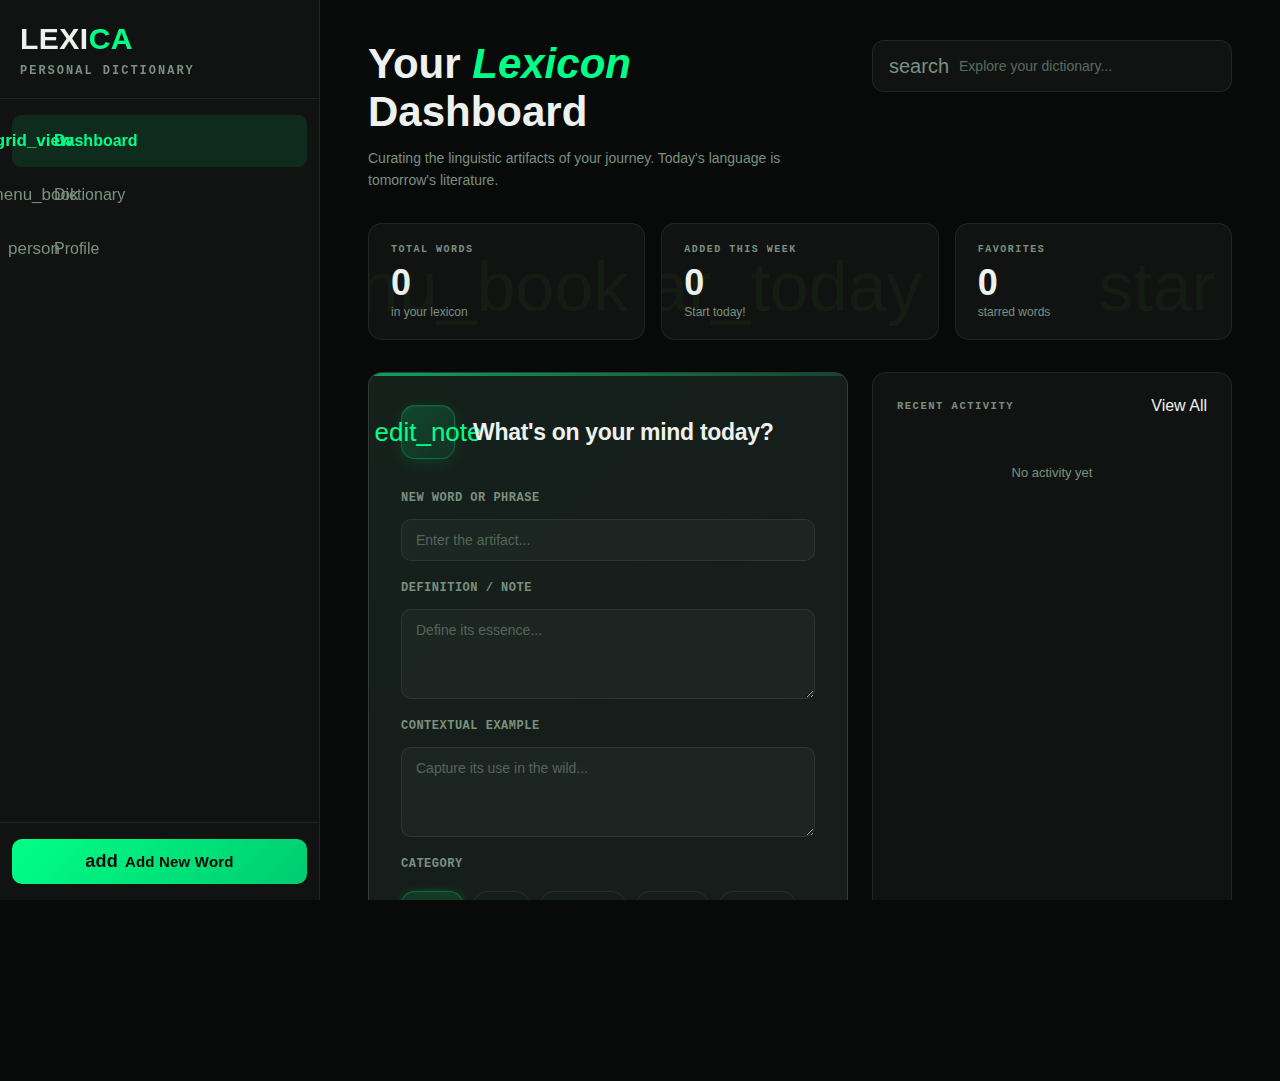
<file: projects/lexica/index.html>
<!doctype html>
<html lang="en">
  <head>
    <meta charset="UTF-8" />
    <meta name="title" content="Lexica — Your Personal Digital Lexicon" />
    <meta
      name="description"
      content="A curated dashboard for linguistic artifacts is provided by Lexica. Vocabulary is organized, definitions are captured, and the journey of language is documented in a personal digital dictionary."
    />
    <meta
      name="keywords"
      content="Lexica, Personal Dictionary, Vocabulary Builder, Word Tracker, Linguistic Artifacts, Language Journal, Shyam Sunder Kanth Projects"
    />
    <meta name="author" content="Shyam Sunder Kanth" />
    <meta name="robots" content="index, follow" />
    <link rel="canonical" href="https://shyamkanth.github.io/projects/lexica/" />

    <meta property="og:type" content="website" />
    <meta
      property="og:url"
      content="https://shyamkanth.github.io/projects/lexica/"
    />
    <meta property="og:title" content="Lexica — Curate Your Personal Lexicon" />
    <meta
      property="og:description"
      content="Daily language is transformed into a lasting collection. Linguistic artifacts are organized and explored through an intuitive personal dashboard."
    />
    <meta
      property="og:image"
      content="https://shyamkanth.github.io/images/og-card.png"
    />
    <meta property="og:site_name" content="Shyam Sunder Kanth Portfolio" />

    <meta name="twitter:card" content="summary_large_image" />
    <meta
      name="twitter:url"
      content="https://shyamkanth.github.io/projects/lexica/"
    />
    <meta
      name="twitter:title"
      content="Lexica — Personal Dictionary & Lexicon"
    />
    <meta
      name="twitter:description"
      content="Linguistic artifacts of your journey are curated here. A digital dashboard for tracking new words and phrases."
    />
    <meta
      name="twitter:image"
      content="https://shyamkanth.github.io/images/og-card.png"
    />

    <meta name="theme-color" content="#6366f1" />
    <meta name="apple-mobile-web-app-capable" content="yes" />
    <meta
      name="apple-mobile-web-app-status-bar-style"
      content="black-translucent"
    />
    <meta
      name="viewport"
      content="width=device-width, initial-scale=1.0, maximum-scale=1.0"
    />
    <title>Lexica | Dashboard</title>
    <link rel="stylesheet" href="shared.css" />
    <link rel="stylesheet" href="style.css" />
    <link rel="icon" href="../../images/icon.png" />
    <link
      rel="stylesheet"
      href="https://fonts.googleapis.com/css2?family=Material+Symbols+Outlined:opsz,wght,FILL,GRAD@20..48,100..700,0..1,-50..200"
    />
  </head>

  <body>
    <div class="app">
      <!-- SIDEBAR -->
      <aside class="sidebar">
        <div class="sidebar-brand">
          <div class="logo-text">LEXI<span>CA</span></div>
          <div class="logo-sub">Personal Dictionary</div>
        </div>
        <nav class="sidebar-nav">
          <a href="./" class="nav-item active">
            <span class="nav-icon material-symbols-outlined">grid_view</span>
            Dashboard
          </a>
          <a href="./dictionary/" class="nav-item">
            <span class="nav-icon material-symbols-outlined">menu_book</span>
            Dictionary
          </a>
          <a href="./profile/" class="nav-item">
            <span class="nav-icon material-symbols-outlined">person</span>
            Profile
          </a>
        </nav>
        <div class="sidebar-bottom">
          <button class="btn-add-word" onclick="openModal()">
            <span class="material-symbols-outlined" style="font-size: 18px"
              >add</span
            >
            Add New Word
          </button>
        </div>
      </aside>

      <!-- MAIN -->
      <main class="main">
        <!-- Mobile Header -->
        <header class="mobile-header">
          <div class="mobile-logo">LEXI<span>CA</span></div>
          <div class="mobile-header-actions">
            <button class="icon-btn" onclick="openModal()">
              <span class="material-symbols-outlined">add</span>
            </button>
          </div>
        </header>

        <div class="dashboard-content">
          <!-- Page Header -->
          <div class="page-header">
            <div class="page-header-left">
              <h1 class="page-title">Your <em>Lexicon</em> Dashboard</h1>
              <p class="page-subtitle">
                Curating the linguistic artifacts of your journey. Today's
                language is tomorrow's literature.
              </p>
            </div>
            <div class="page-header-search desktop-only">
              <div
                class="search-bar"
                onclick="window.location = './dictionary/'"
              >
                <span class="material-symbols-outlined">search</span>
                <input
                  type="text"
                  placeholder="Explore your dictionary..."
                  readonly
                />
              </div>
            </div>
          </div>

          <!-- Stats Row -->
          <div class="stats-row">
            <div class="stat-card">
              <div class="stat-icon">
                <span class="material-symbols-outlined">menu_book</span>
              </div>
              <div class="stat-content">
                <div class="stat-label">Total Words</div>
                <div class="stat-value" id="stat-total">0</div>
                <div class="stat-sub">in your lexicon</div>
              </div>
            </div>

            <div class="stat-card">
              <div class="stat-icon">
                <span class="material-symbols-outlined">calendar_today</span>
              </div>
              <div class="stat-content">
                <div class="stat-label">Added This Week</div>
                <div class="stat-value">
                  <span id="stat-week">0</span>
                  <span class="stat-growth" id="stat-growth"></span>
                </div>
                <div class="stat-sub" id="stat-week-sub">Start today!</div>
              </div>
            </div>

            <div class="stat-card">
              <div class="stat-icon">
                <span class="material-symbols-outlined">star</span>
              </div>
              <div class="stat-content">
                <div class="stat-label">Favorites</div>
                <div class="stat-value" id="stat-favs">0</div>
                <div class="stat-sub">starred words</div>
              </div>
            </div>
          </div>

          <!-- Middle Section -->
          <div class="middle-section">
            <!-- Add Word Card -->
            <div class="card add-word-card">
              <div class="add-word-card-header">
                <div class="add-word-icon">
                  <span class="material-symbols-outlined">edit_note</span>
                </div>
                <h2 class="add-word-title">What's on your mind today?</h2>
              </div>

              <form onsubmit="handleQuickAdd(event)">
                <div class="form-row">
                  <div class="form-group">
                    <div class="form-label">New Word or Phrase</div>
                    <input
                      type="text"
                      class="form-input"
                      id="q-word"
                      placeholder="Enter the artifact..."
                      autocomplete="off"
                    />
                  </div>
                </div>

                <div class="form-group">
                  <div class="form-label">Definition / Note</div>
                  <textarea
                    class="form-textarea"
                    id="q-def"
                    placeholder="Define its essence..."
                    rows="3"
                  ></textarea>
                </div>

                <div class="form-group">
                  <div class="form-label">Contextual Example</div>
                  <textarea
                    class="form-textarea"
                    id="q-ex"
                    placeholder="Capture its use in the wild..."
                    rows="2"
                  ></textarea>
                </div>

                <div class="form-group">
                  <div class="form-label">Category</div>
                  <div class="category-chips" id="category-chips">
                    <button type="button" class="chip active" data-cat="noun">
                      Noun
                    </button>
                    <button type="button" class="chip" data-cat="verb">
                      Verb
                    </button>
                    <button type="button" class="chip" data-cat="adjective">
                      Adjective
                    </button>
                    <button type="button" class="chip" data-cat="adverb">
                      Adverb
                    </button>
                    <button type="button" class="chip" data-cat="custom">
                      Custom
                    </button>
                  </div>
                </div>

                <button type="submit" class="btn-primary save-btn">
                  <span class="material-symbols-outlined">save</span>
                  Save Artifact
                </button>
              </form>
            </div>

            <!-- Activity Panel -->
            <div class="card activity-panel">
              <div class="activity-panel-header">
                <div class="section-label">Recent Activity</div>
                <a href="./profile/" class="link-text">View All</a>
              </div>
              <div id="activity-list"></div>
            </div>
          </div>
        </div>
      </main>

      <!-- Bottom Nav -->
      <nav class="bottom-nav">
        <div class="bottom-nav-inner">
          <a href="./" class="bottom-nav-btn active">
            <span class="material-symbols-outlined">grid_view</span>
            Home
          </a>
          <a href="./dictionary/" class="bottom-nav-btn">
            <span class="material-symbols-outlined">menu_book</span>
            Dictionary
          </a>
          <a href="./profile/" class="bottom-nav-btn">
            <span class="material-symbols-outlined">person</span>
            Profile
          </a>
        </div>
      </nav>
    </div>

    <!-- Add Word Modal -->
    <div
      class="modal-backdrop"
      id="modal-backdrop"
      onclick="handleBackdropClick(event)"
    >
      <div class="modal">
        <div class="modal-handle"></div>
        <div class="modal-header">
          <div class="modal-title">Add New Word</div>
          <button class="modal-close" onclick="closeModal()">
            <span class="material-symbols-outlined">close</span>
          </button>
        </div>
        <div class="modal-body">
          <div class="form-group">
            <div class="form-label">Word or Phrase</div>
            <input
              type="text"
              class="form-input"
              id="m-word"
              placeholder="Enter word..."
              autocomplete="off"
            />
          </div>
          <div class="form-group">
            <div class="form-label">Pronunciation</div>
            <input
              type="text"
              class="form-input"
              id="m-pronunciation"
              placeholder="e.g., /ˈwɜːd/"
            />
          </div>
          <div class="form-group">
            <div class="form-label">Definition</div>
            <textarea
              class="form-textarea"
              id="m-def"
              placeholder="Define its essence..."
            ></textarea>
          </div>
          <div class="form-group">
            <div class="form-label">Example Sentence</div>
            <textarea
              class="form-textarea"
              id="m-ex"
              placeholder="Used in context..."
            ></textarea>
          </div>
          <div class="form-group">
            <div class="form-label">Tags (comma separated)</div>
            <input
              type="text"
              class="form-input"
              id="m-tags"
              placeholder="e.g. time, nature, poetry"
            />
          </div>
          <div class="form-group">
            <div class="form-label">Category</div>
            <select class="styled-select" id="m-cat">
              <option value="noun">Noun</option>
              <option value="verb">Verb</option>
              <option value="adjective">Adjective</option>
              <option value="adverb">Adverb</option>
              <option value="custom">Other</option>
            </select>
          </div>
        </div>
        <div class="modal-footer">
          <button class="btn-secondary" style="flex: 1" onclick="closeModal()">
            Cancel
          </button>
          <button
            class="btn-primary"
            style="flex: 2"
            onclick="handleModalAdd()"
          >
            <span class="material-symbols-outlined">save</span>
            Add Word
          </button>
        </div>
      </div>
    </div>

    <div id="toast" class="toast"></div>

    <script src="shared.js"></script>
    <script src="script.js"></script>
    <script src="../../cabinet.min.js" defer></script>
  </body>
</html>
</file>
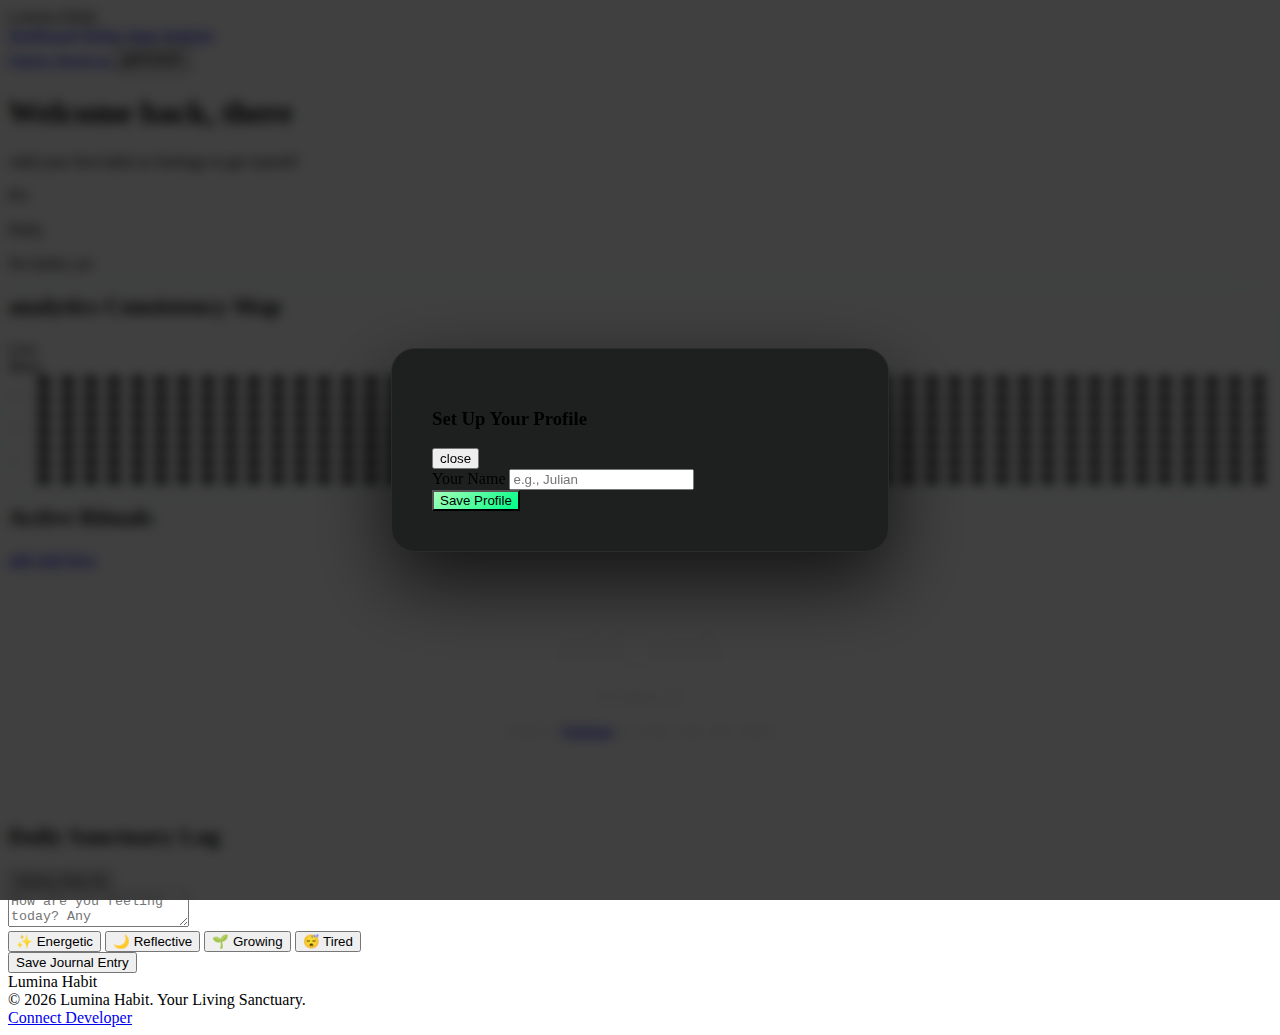
<file: projects/lumina/index.html>
<!doctype html>
<html class="dark" lang="en">
  <head>
    <meta charset="utf-8" />
    <meta content="width=device-width, initial-scale=1.0" name="viewport" />
    <title>Lumina Habit | Dashboard</title>
    <script src="https://cdn.tailwindcss.com?plugins=forms,container-queries"></script>
    <link
      href="https://fonts.googleapis.com/css2?family=Plus+Jakarta+Sans:wght@400;500;600;700;800&display=swap"
      rel="stylesheet"
    />
    <link
      href="https://fonts.googleapis.com/css2?family=Material+Symbols+Outlined:wght,FILL@100..700,0..1&display=swap"
      rel="stylesheet"
    />
    <link rel="stylesheet" href="styles.css" />
    <link rel="icon" href="./images/icon.png" />
    <script>
      tailwind.config = {
        darkMode: "class",
        theme: {
          extend: {
            colors: {
              "tertiary-fixed": "#00dcff",
              "on-primary-container": "#005b2c",
              "surface-container-high": "#1e201f",
              "on-tertiary-fixed": "#00333d",
              "secondary-fixed-dim": "#63ecaf",
              "surface-variant": "#242625",
              outline: "#747674",
              "surface-tint": "#a4ffb9",
              "on-primary-fixed-variant": "#006632",
              primary: "#a4ffb9",
              "on-error": "#490006",
              "on-surface-variant": "#aaaba9",
              "on-error-container": "#ffa8a3",
              "secondary-container": "#006c48",
              "on-secondary-fixed-variant": "#006946",
              background: "#0d0f0e",
              "on-tertiary-container": "#004956",
              "inverse-surface": "#f9f9f7",
              "surface-container-highest": "#242625",
              "outline-variant": "#474847",
              "secondary-dim": "#63ecaf",
              "on-primary": "#006531",
              "surface-container-low": "#121413",
              "surface-container-lowest": "#000000",
              "inverse-on-surface": "#545554",
              "on-tertiary": "#005361",
              "inverse-primary": "#006e37",
              surface: "#0d0f0e",
              "on-surface": "#f7f6f4",
              "on-tertiary-fixed-variant": "#005361",
              "error-container": "#9f0519",
              "surface-dim": "#0d0f0e",
              "primary-dim": "#00ed7d",
              "surface-container": "#181a19",
              error: "#ff716c",
              "on-secondary-fixed": "#004930",
              "primary-fixed-dim": "#00ed7d",
              "on-background": "#f7f6f4",
              "on-secondary-container": "#e1ffeb",
              "tertiary-container": "#00dcff",
              "primary-fixed": "#00fd86",
              "error-dim": "#d7383b",
              "surface-bright": "#2a2d2b",
              "primary-container": "#00fd86",
              "on-secondary": "#005e3e",
              "secondary-fixed": "#73fbbc",
              "tertiary-dim": "#00cded",
              "tertiary-fixed-dim": "#00cded",
              secondary: "#73fbbc",
              "on-primary-fixed": "#004620",
              tertiary: "#7de6ff",
            },
            borderRadius: {
              DEFAULT: "1rem",
              lg: "2rem",
              xl: "3rem",
              full: "9999px",
            },
            fontFamily: {
              headline: ["Plus Jakarta Sans"],
              body: ["Plus Jakarta Sans"],
              label: ["Plus Jakarta Sans"],
            },
          },
        },
      };
    </script>
  </head>

  <body class="bg-background text-on-surface font-body">
    <nav
      class="fixed top-0 w-full z-50 bg-[#0d0f0e]/70 glass-nav shadow-[0_0_40px_rgba(0,255,135,0.05)]"
    >
      <div
        class="flex justify-between items-center px-6 md:px-8 py-4 max-w-full mx-auto"
      >
        <div
          class="text-2xl font-bold tracking-tighter text-[#00FF87] font-headline"
        >
          Lumina Habit
        </div>
        <div class="desktop-nav hidden md:flex items-center gap-8">
          <a
            data-nav-link
            href="./"
            class="text-emerald-500/50 hover:text-emerald-400 transition-colors font-headline font-medium"
            >Dashboard</a
          >
          <a
            data-nav-link
            href="./habit/"
            class="text-emerald-500/50 hover:text-emerald-400 transition-colors font-headline font-medium"
            >Habits</a
          >
          <a
            data-nav-link
            href="./stats/"
            class="text-emerald-500/50 hover:text-emerald-400 transition-colors font-headline font-medium"
            >Stats</a
          >
          <a
            data-nav-link
            href="./settings/"
            class="text-emerald-500/50 hover:text-emerald-400 transition-colors font-headline font-medium"
            >Settings</a
          >
        </div>
        <div class="flex items-center gap-3">
          <a
            href="./habit/"
            class="hidden md:block bg-primary-container text-on-primary-container px-5 py-2 rounded-full font-bold hover:scale-95 duration-200 text-sm transition-all"
          >
            Quick Check-in
          </a>
          <button
            id="profile-avatar-btn"
            class="w-9 h-9 rounded-full overflow-hidden border border-outline-variant/30 bg-surface-container-high flex items-center justify-center cursor-pointer hover:border-primary/40 transition-colors"
          >
            <span
              class="material-symbols-outlined text-primary"
              style="font-size: 20px"
              >person</span
            >
          </button>
        </div>
      </div>
    </nav>

    <nav
      id="mobile-bottom-nav"
      class="md:hidden fixed bottom-0 left-0 w-full bg-[#0d0f0e]/95 glass-nav border-t border-white/5 z-50 pb-safe"
    ></nav>

    <main class="pt-24 pb-20 px-4 md:px-6 max-w-7xl mx-auto space-y-10">
      <header
        class="flex flex-col md:flex-row md:items-end justify-between gap-4 fade-in-up"
      >
        <div class="space-y-1">
          <h1
            class="text-3xl md:text-5xl font-extrabold tracking-tighter font-headline text-on-surface"
          >
            Welcome back, <span class="text-primary" id="user-name">there</span>
          </h1>
          <p
            class="text-on-surface-variant text-base md:text-lg"
            id="streak-message"
          >
            Start your first check-in today!
          </p>
        </div>
        <div class="flex gap-3">
          <div
            class="bg-surface-container-low px-5 py-3 rounded-lg flex items-center gap-3"
          >
            <div
              class="w-10 h-10 rounded-full border-4 border-primary/20 flex items-center justify-center px-6 py-6"
            >
              <span class="text-primary font-bold text-xs" id="completion-pct"
                >0%</span
              >
            </div>
            <div>
              <p
                class="text-xs text-on-surface-variant uppercase tracking-widest font-bold"
              >
                Daily
              </p>
              <p
                class="text-on-surface font-semibold text-sm"
                id="completion-label"
              >
                No habits yet
              </p>
            </div>
          </div>
        </div>
      </header>

      <div class="grid grid-cols-1 lg:grid-cols-12 gap-5">
        <section
          class="lg:col-span-12 bg-surface-container-low p-6 md:p-8 rounded-lg signature-glow fade-in-up fade-in-up-delay-1"
        >
          <div class="flex justify-between items-center mb-6">
            <h2 class="text-lg font-bold font-headline flex items-center gap-2">
              <span class="material-symbols-outlined text-primary text-xl"
                >analytics</span
              >
              Consistency Map
            </h2>
            <div
              class="flex gap-2 text-xs text-on-surface-variant font-bold items-center"
            >
              <span class="hidden sm:inline">Less</span>
              <div class="flex gap-1">
                <div
                  class="w-3 h-3 rounded-sm bg-surface-container-highest"
                ></div>
                <div class="w-3 h-3 rounded-sm bg-primary/20"></div>
                <div class="w-3 h-3 rounded-sm bg-primary/40"></div>
                <div class="w-3 h-3 rounded-sm bg-primary/70"></div>
                <div class="w-3 h-3 rounded-sm bg-primary"></div>
              </div>
              <span class="hidden sm:inline">More</span>
            </div>
          </div>
          <div class="overflow-x-auto pb-2">
            <div id="heatmap-grid"></div>
          </div>
        </section>

        <section class="lg:col-span-7 space-y-4 fade-in-up fade-in-up-delay-2">
          <div class="flex items-center justify-between">
            <h2 class="text-lg font-bold font-headline">Active Rituals</h2>
            <a
              href="/settings/"
              class="text-primary text-sm font-bold flex items-center gap-1 hover:opacity-80"
            >
              <span class="material-symbols-outlined text-sm">add</span> Add New
            </a>
          </div>
          <div id="habits-list" class="space-y-3"></div>
        </section>

        <section class="lg:col-span-5 space-y-4 fade-in-up fade-in-up-delay-3">
          <div class="flex items-center justify-between">
            <h2 class="text-lg font-bold font-headline">Daily Sanctuary Log</h2>
            <button
              id="view-all-journal-btn"
              class="text-primary text-sm font-bold flex items-center gap-1 hover:opacity-80"
            >
              <span class="material-symbols-outlined text-sm">history</span>
              View All
            </button>
          </div>
          <div
            class="bg-surface-container-low p-5 rounded-lg border border-outline-variant/10 space-y-3"
          >
            <textarea
              id="journal-input"
              class="w-full bg-surface-container-highest border-none rounded-lg p-4 text-on-surface placeholder:text-on-surface-variant/50 focus:ring-1 focus:ring-primary/40 min-h-[100px] resize-none text-sm"
              placeholder="How are you feeling today? Any breakthroughs or challenges?"
            ></textarea>
            <div class="flex flex-wrap gap-2" id="mood-chips">
              <button
                data-mood="Energetic"
                class="mood-chip px-3 py-1.5 rounded-full bg-surface-container-highest text-on-surface-variant text-xs font-semibold hover:bg-primary/20 hover:text-primary transition-all"
              >
                ✨ Energetic
              </button>
              <button
                data-mood="Reflective"
                class="mood-chip px-3 py-1.5 rounded-full bg-surface-container-highest text-on-surface-variant text-xs font-semibold hover:bg-primary/20 hover:text-primary transition-all"
              >
                🌙 Reflective
              </button>
              <button
                data-mood="Growing"
                class="mood-chip px-3 py-1.5 rounded-full bg-surface-container-highest text-on-surface-variant text-xs font-semibold hover:bg-primary/20 hover:text-primary transition-all"
              >
                🌱 Growing
              </button>
              <button
                data-mood="Tired"
                class="mood-chip px-3 py-1.5 rounded-full bg-surface-container-highest text-on-surface-variant text-xs font-semibold hover:bg-primary/20 hover:text-primary transition-all"
              >
                😴 Tired
              </button>
            </div>
            <button
              id="save-journal-btn"
              class="w-full py-3 bg-gradient-to-r from-primary to-primary-container text-on-primary font-bold rounded-lg hover:opacity-90 transition-opacity text-sm"
            >
              Save Journal Entry
            </button>
          </div>
          <div id="journal-feed" class="space-y-3"></div>
        </section>
      </div>
    </main>

    <footer
      class="myFooter w-full py-8 px-6 bg-[#0d0f0e] border-t border-emerald-500/5"
    >
      <div
        class="flex flex-col md:flex-row justify-between items-center gap-4 max-w-7xl mx-auto"
      >
        <div class="text-base font-bold text-[#00FF87]">Lumina Habit</div>
        <div class="text-xs text-emerald-500/40">
          © 2026 Lumina Habit. Your Living Sanctuary.
        </div>
        <div class="flex gap-6">
          <a
            class="text-emerald-500/40 font-bold hover:text-[#00FF87] transition-colors text-m"
            href="https://shyamkanth.github.io/"
            >Connect Developer</a
          >
        </div>
      </div>
    </footer>

    <div id="toast-container"></div>

    <div id="profile-modal" class="hidden">
      <div class="profile-modal-card">
        <div class="flex items-center justify-between mb-6">
          <h3
            class="text-xl font-bold text-on-surface"
            id="profile-modal-title"
          >
            Set Up Your Profile
          </h3>
          <button
            id="close-profile-modal"
            class="material-symbols-outlined text-on-surface-variant hover:text-on-surface cursor-pointer"
          >
            close
          </button>
        </div>
        <div class="space-y-4">
          <div>
            <label
              class="block text-xs font-bold text-on-surface-variant uppercase tracking-widest mb-2"
              >Your Name</label
            >
            <input
              id="profile-name-input"
              class="w-full bg-surface-container-highest border-none rounded-[16px] p-4 text-on-surface placeholder:text-on-surface-variant/40 focus:ring-2 focus:ring-primary/40"
              placeholder="e.g., Julian"
              type="text"
            />
          </div>
          <button
            id="save-profile-btn"
            class="w-full signature-gradient py-4 rounded-[16px] text-on-primary font-extrabold hover:scale-[0.98] transition-transform"
          >
            Save Profile
          </button>
        </div>
      </div>
    </div>

    <div id="journal-modal" class="hidden">
      <div
        class="bg-surface-container-high rounded-[2rem] p-6 md:p-8 w-[90%] md:w-[70%] max-w-4xl mx-auto border border-outline-variant/20 shadow-[0_30px_80px_rgba(0,0,0,0.8)] fade-in-up relative overflow-hidden"
      >
        <div
          class="absolute top-0 left-0 w-full h-32 bg-gradient-to-b from-primary/5 to-transparent pointer-events-none"
        ></div>

        <div
          class="flex items-center justify-between mb-6 pb-5 border-b border-outline-variant/20 relative z-10"
        >
          <h3
            class="text-2xl md:text-3xl font-extrabold text-transparent bg-clip-text bg-gradient-to-r from-primary to-tertiary"
          >
            Sanctuary Archives
          </h3>
          <button
            id="close-journal-modal"
            class="w-10 h-10 rounded-full bg-surface-container-highest flex items-center justify-center text-on-surface-variant hover:text-primary hover:bg-primary/20 transition-all cursor-pointer shadow-sm"
          >
            <span class="material-symbols-outlined text-lg">close</span>
          </button>
        </div>
        <div
          id="journal-modal-feed"
          class="space-y-2 overflow-y-auto max-h-[65vh] pr-3 relative z-10"
        ></div>
      </div>
    </div>

    <script src="script.js"></script>
    <script src="dashboard.js"></script>
    <script src="../../cabinet.min.js" defer></script>
  </body>
</html>
</file>
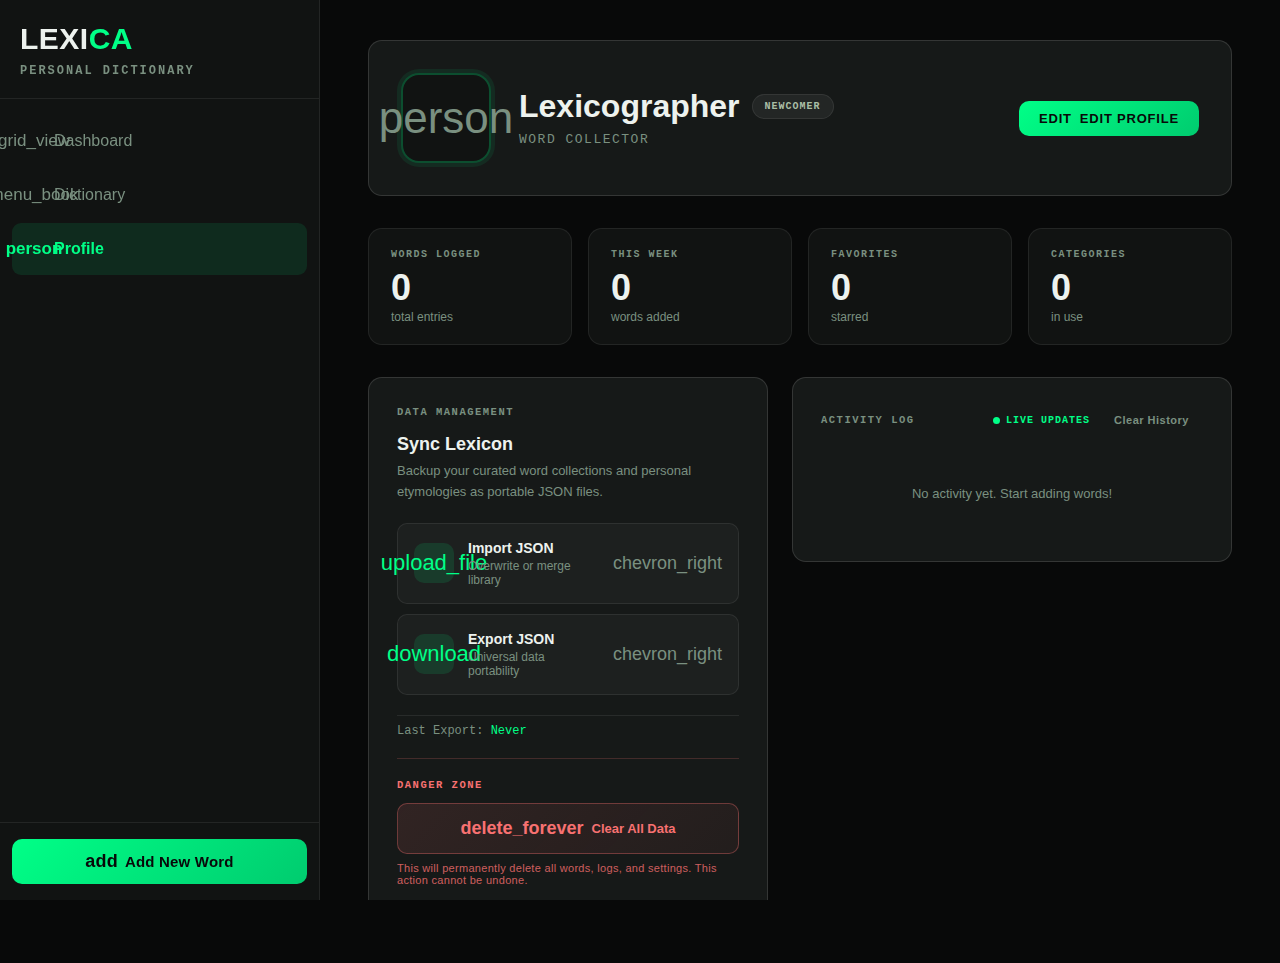
<file: projects/lexica/profile/index.html>
<!doctype html>
<html lang="en">
  <head>
    <meta charset="UTF-8" />
    <meta name="title" content="User Profile & Data Management — Lexica" />
    <meta
      name="description"
      content="Personalized lexicon settings and data management tools are accessible here. Curated word collections are managed, and universal data portability via JSON export is supported."
    />
    <meta
      name="keywords"
      content="Lexica Profile, Vocabulary Settings, Data Portability, Export JSON Lexicon, Personal Dictionary Management, Shyam Sunder Kanth Projects"
    />
    <meta name="author" content="Shyam Sunder Kanth" />
    <meta name="robots" content="index, follow" />
    <link
      rel="canonical"
      href="https://shyamkanth.github.io/projects/lexica/profile/"
    />

    <meta property="og:type" content="website" />
    <meta
      property="og:url"
      content="https://shyamkanth.github.io/projects/lexica/profile/"
    />
    <meta property="og:title" content="Manage Your Lexicon — Lexica Profile" />
    <meta
      property="og:description"
      content="Linguistic artifacts and activity logs are tracked within the personal profile. Data backup and synchronization tools are provided for complete user control."
    />
    <meta
      property="og:image"
      content="https://shyamkanth.github.io/images/og-card.png"
    />
    <meta property="og:site_name" content="Shyam Sunder Kanth Portfolio" />

    <meta name="twitter:card" content="summary" />
    <meta
      name="twitter:url"
      content="https://shyamkanth.github.io/projects/lexica/profile/"
    />
    <meta name="twitter:title" content="User Profile — Lexica" />
    <meta
      name="twitter:description"
      content="Personalized vocabulary statistics and data management options are available on this dashboard."
    />
    <meta
      name="twitter:image"
      content="https://shyamkanth.github.io/images/og-card.png"
    />

    <meta name="theme-color" content="#6366f1" />
    <meta name="apple-mobile-web-app-capable" content="yes" />
    <meta
      name="viewport"
      content="width=device-width, initial-scale=1.0, maximum-scale=1.0"
    />
    <title>Lexica | Profile</title>
    <link rel="stylesheet" href="../shared.css" />
    <link rel="stylesheet" href="style.css" />
    <link rel="icon" href="../../../images/icon.png" />
    <link
      rel="stylesheet"
      href="https://fonts.googleapis.com/css2?family=Material+Symbols+Outlined:opsz,wght,FILL,GRAD@20..48,100..700,0..1,-50..200"
    />
  </head>

  <body>
    <div class="app">
      <!-- SIDEBAR -->
      <aside class="sidebar">
        <div class="sidebar-brand">
          <div class="logo-text">LEXI<span>CA</span></div>
          <div class="logo-sub">Personal Dictionary</div>
        </div>
        <nav class="sidebar-nav">
          <a href="../" class="nav-item">
            <span class="nav-icon material-symbols-outlined">grid_view</span>
            Dashboard
          </a>
          <a href="../dictionary/" class="nav-item">
            <span class="nav-icon material-symbols-outlined">menu_book</span>
            Dictionary
          </a>
          <a href="./" class="nav-item active">
            <span class="nav-icon material-symbols-outlined">person</span>
            Profile
          </a>
        </nav>
        <div class="sidebar-bottom">
          <button class="btn-add-word" onclick="openAddModal()">
            <span class="material-symbols-outlined" style="font-size: 18px"
              >add</span
            >
            Add New Word
          </button>
        </div>
      </aside>

      <!-- MAIN -->
      <main class="main">
        <!-- Mobile Header -->
        <header class="mobile-header">
          <div class="mobile-logo">LEXI<span>CA</span></div>
          <div class="mobile-header-actions">
            <button class="icon-btn" onclick="openAddModal()">
              <span class="material-symbols-outlined">add</span>
            </button>
            <button
              class="icon-btn"
              id="edit-toggle-btn"
              onclick="toggleEditMode()"
            >
              <span class="material-symbols-outlined">edit</span>
            </button>
          </div>
        </header>

        <div class="profile-content">
          <!-- Profile Hero -->
          <div class="profile-hero card">
            <div class="profile-avatar" id="profile-avatar">
              <span class="material-symbols-outlined">person</span>
            </div>
            <div class="profile-info">
              <div class="profile-name-row">
                <div id="profile-display-name" class="profile-name"></div>
                <span class="profile-badge" id="profile-badge"></span>
              </div>
              <div
                class="profile-title-display"
                id="profile-title-display"
              ></div>

              <div
                class="profile-edit-fields"
                id="profile-edit-fields"
                style="display: none"
              >
                <input
                  type="text"
                  class="form-input"
                  id="edit-name"
                  placeholder="Your name…"
                />
                <input
                  type="text"
                  class="form-input"
                  id="edit-title"
                  placeholder="Your title (e.g. Word Collector)…"
                />
              </div>
            </div>
            <div class="profile-hero-actions" id="profile-hero-actions">
              <button
                class="btn-secondary"
                id="cancel-edit-btn"
                style="display: none"
                onclick="cancelEdit()"
              >
                Cancel
              </button>
              <button
                class="btn-primary desktop-edit-btn"
                id="desktop-edit-btn"
                onclick="toggleEditMode()"
              >
                <span class="material-symbols-outlined">edit</span>
                Edit Profile
              </button>
              <button
                class="btn-primary"
                id="save-edit-btn"
                style="display: none"
                onclick="saveProfile_()"
              >
                <span class="material-symbols-outlined">check</span>
                Save Changes
              </button>
            </div>
          </div>

          <!-- Stats Row -->
          <div class="profile-stats">
            <div class="stat-card">
              <div class="stat-label">Words Logged</div>
              <div class="stat-value"><span id="p-total">0</span></div>
              <div class="stat-sub">total entries</div>
            </div>
            <div class="stat-card">
              <div class="stat-label">This Week</div>
              <div class="stat-value"><span id="p-week">0</span></div>
              <div class="stat-sub">words added</div>
            </div>
            <div class="stat-card">
              <div class="stat-label">Favorites</div>
              <div class="stat-value"><span id="p-favs">0</span></div>
              <div class="stat-sub">starred</div>
            </div>
            <div class="stat-card">
              <div class="stat-label">Categories</div>
              <div class="stat-value"><span id="p-cats">0</span></div>
              <div class="stat-sub">in use</div>
            </div>
          </div>

          <!-- Middle Row -->
          <div class="profile-middle">
            <!-- Data Management -->
            <div class="card data-card">
              <div class="section-label" style="margin-bottom: 16px">
                Data Management
              </div>
              <div class="data-card-inner">
                <div class="data-info">
                  <h3 class="data-title">Sync Lexicon</h3>
                  <p class="data-desc">
                    Backup your curated word collections and personal
                    etymologies as portable JSON files.
                  </p>
                </div>
                <div class="data-actions">
                  <button class="data-action-btn" onclick="handleImport()">
                    <div class="data-action-icon">
                      <span class="material-symbols-outlined">upload_file</span>
                    </div>
                    <div class="data-action-text">
                      <div class="data-action-title">Import JSON</div>
                      <div class="data-action-sub">
                        Overwrite or merge library
                      </div>
                    </div>
                    <span
                      class="material-symbols-outlined"
                      style="color: var(--text-muted); font-size: 18px"
                      >chevron_right</span
                    >
                  </button>
                  <button class="data-action-btn" onclick="handleExport()">
                    <div class="data-action-icon">
                      <span class="material-symbols-outlined">download</span>
                    </div>
                    <div class="data-action-text">
                      <div class="data-action-title">Export JSON</div>
                      <div class="data-action-sub">
                        Universal data portability
                      </div>
                    </div>
                    <span
                      class="material-symbols-outlined"
                      style="color: var(--text-muted); font-size: 18px"
                      >chevron_right</span
                    >
                  </button>
                </div>
                <div class="data-last-export" id="data-last-export">
                  Last Export: <span style="color: var(--accent)">Never</span>
                </div>
              </div>
              <input
                type="file"
                id="import-input"
                accept=".json"
                style="display: none"
                onchange="handleImportFile(event)"
              />

              <!-- Clear Data Section -->
              <div class="clear-data-section">
                <div
                  class="section-label"
                  style="margin-bottom: 12px; color: #f87171"
                >
                  Danger Zone
                </div>
                <button class="btn-clear-all" onclick="openClearDataModal()">
                  <span class="material-symbols-outlined">delete_forever</span>
                  Clear All Data
                </button>
                <p class="clear-data-warning">
                  This will permanently delete all words, logs, and settings.
                  This action cannot be undone.
                </p>
              </div>
            </div>

            <!-- Activity Log -->
            <div class="card activity-card">
              <div class="activity-log-header">
                <div class="section-label">Activity Log</div>
                <div style="display: flex; align-items: center; gap: 10px">
                  <div class="live-indicator">
                    <div class="live-dot-green"></div>
                    <span>Live Updates</span>
                  </div>
                  <button
                    class="btn-ghost"
                    onclick="clearLogs()"
                    style="font-size: 11px"
                  >
                    Clear History
                  </button>
                </div>
              </div>
              <div id="activity-log-list"></div>
              <div
                id="activity-log-more"
                style="display: none; margin-top: 8px"
              >
                <button
                  class="btn-ghost"
                  style="width: 100%; justify-content: center"
                  onclick="loadMoreLogs()"
                >
                  <span
                    class="material-symbols-outlined"
                    style="font-size: 16px"
                    >expand_more</span
                  >
                  View full history
                </button>
              </div>
            </div>
          </div>
        </div>
      </main>

      <!-- Bottom Nav -->
      <nav class="bottom-nav">
        <div class="bottom-nav-inner">
          <a href="../" class="bottom-nav-btn">
            <span class="material-symbols-outlined">grid_view</span>
            Home
          </a>
          <a href="../dictionary/" class="bottom-nav-btn">
            <span class="material-symbols-outlined">menu_book</span>
            Dictionary
          </a>
          <a href="./" class="bottom-nav-btn active">
            <span class="material-symbols-outlined">person</span>
            Profile
          </a>
        </div>
      </nav>
    </div>

    <!-- Add Word Modal -->
    <div
      class="modal-backdrop"
      id="add-modal"
      onclick="handleAddBackdrop(event)"
    >
      <div class="modal">
        <div class="modal-handle"></div>
        <div class="modal-header">
          <div class="modal-title" id="add-modal-title">Add New Word</div>
          <button class="modal-close" onclick="closeAddModal()">
            <span class="material-symbols-outlined">close</span>
          </button>
        </div>
        <div class="modal-body">
          <input type="hidden" id="edit-id" />
          <div class="form-group">
            <div class="form-label">Word or Phrase</div>
            <input
              type="text"
              class="form-input"
              id="m-word"
              placeholder="Enter word…"
              autocomplete="off"
            />
          </div>
          <div class="form-group">
            <div class="form-label">Pronunciation</div>
            <input
              type="text"
              class="form-input"
              id="m-pronunciation"
              placeholder="e.g., /ˈwɜːd/"
            />
          </div>
          <div class="form-group">
            <div class="form-label">Definition</div>
            <textarea
              class="form-textarea"
              id="m-def"
              placeholder="Define its essence…"
            ></textarea>
          </div>
          <div class="form-group">
            <div class="form-label">Example Sentence</div>
            <textarea
              class="form-textarea"
              id="m-ex"
              placeholder="Used in context…"
            ></textarea>
          </div>
          <div class="form-group">
            <div class="form-label">Tags (comma separated)</div>
            <input
              type="text"
              class="form-input"
              id="m-tags"
              placeholder="e.g. time, nature, poetry"
            />
          </div>
          <div class="form-group">
            <div class="form-label">Category</div>
            <select class="styled-select" id="m-cat">
              <option value="noun">Noun</option>
              <option value="verb">Verb</option>
              <option value="adjective">Adjective</option>
              <option value="adverb">Adverb</option>
              <option value="custom">Other</option>
            </select>
          </div>
        </div>
        <div class="modal-footer">
          <button
            class="btn-secondary"
            style="flex: 1"
            onclick="closeAddModal()"
          >
            Cancel
          </button>
          <button
            class="btn-primary"
            style="flex: 2"
            onclick="handleSaveWord()"
          >
            <span class="material-symbols-outlined">save</span>
            <span id="save-btn-label">Add Word</span>
          </button>
        </div>
      </div>
    </div>

    <!-- Clear All Data Modal -->
    <div
      class="modal-backdrop"
      id="clear-data-modal"
      onclick="handleClearDataBackdrop(event)"
    >
      <div class="modal modal-clear-data">
        <div class="clear-modal-header">
          <span class="material-symbols-outlined clear-modal-warning-icon"
            >warning</span
          >
          <div class="clear-modal-title">Clear All Data?</div>
          <p class="clear-modal-subtitle">This action cannot be undone</p>
        </div>
        <div class="clear-modal-content">
          <p class="clear-modal-description">This will permanently delete:</p>
          <ul class="clear-modal-list">
            <li>
              <span class="material-symbols-outlined">menu_book</span> All words
              and definitions
            </li>
            <li>
              <span class="material-symbols-outlined">history</span> Complete
              activity history
            </li>
            <li>
              <span class="material-symbols-outlined">tune</span> All custom
              settings
            </li>
          </ul>
          <p class="clear-modal-preservation">
            Your profile information will be preserved.
          </p>
        </div>
        <div class="modal-footer modal-footer-clear">
          <button
            class="btn-secondary"
            style="flex: 1"
            onclick="closeClearDataModal()"
          >
            Cancel
          </button>
          <button
            class="btn-danger"
            style="flex: 1"
            onclick="confirmClearAllData()"
          >
            <span class="material-symbols-outlined">delete_forever</span>
            Clear All Data
          </button>
        </div>
      </div>
    </div>

    <div id="toast" class="toast-profile"></div>

    <script src="../shared.js"></script>
    <script src="script.js"></script>
    <script src="../../../cabinet.min.js" defer></script>
  </body>
</html>
</file>
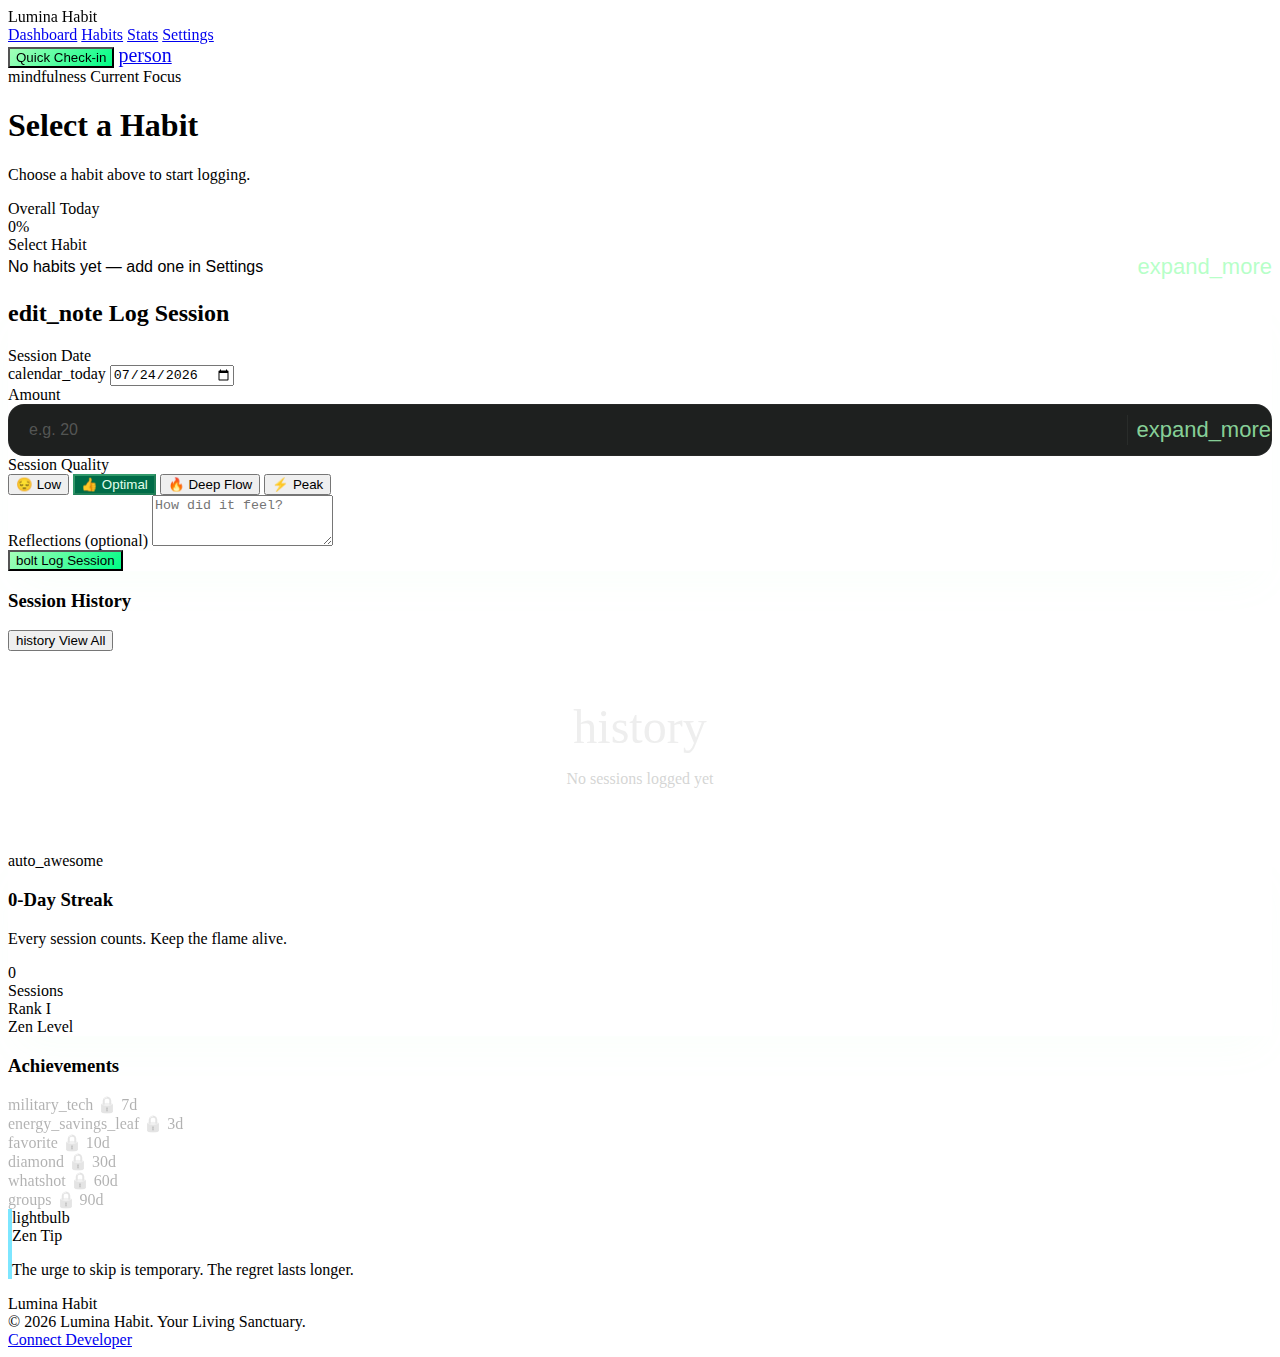
<file: projects/lumina/habit/index.html>
<!doctype html>
<html class="dark" lang="en">
  <head>
    <meta charset="utf-8" />
    <meta content="width=device-width, initial-scale=1.0" name="viewport" />
    <title>Lumina Habit | Habit Logging</title>
    <script src="https://cdn.tailwindcss.com?plugins=forms,container-queries"></script>
    <link
      href="https://fonts.googleapis.com/css2?family=Plus+Jakarta+Sans:wght@300;400;500;600;700;800&display=swap"
      rel="stylesheet"
    />
    <link
      href="https://fonts.googleapis.com/css2?family=Material+Symbols+Outlined:wght,FILL@100..700,0..1&display=swap"
      rel="stylesheet"
    />
    <link rel="stylesheet" href="../styles.css" />
    <link rel="stylesheet" href="style.css" />
    <link rel="icon" href="../images/icon.png" />
    <script>
      tailwind.config = {
        darkMode: "class",
        theme: {
          extend: {
            colors: {
              "tertiary-fixed": "#00dcff",
              "on-primary-container": "#005b2c",
              "surface-container-high": "#1e201f",
              "on-tertiary-fixed": "#00333d",
              "secondary-fixed-dim": "#63ecaf",
              "surface-variant": "#242625",
              outline: "#747674",
              "surface-tint": "#a4ffb9",
              "on-primary-fixed-variant": "#006632",
              primary: "#a4ffb9",
              "on-error": "#490006",
              "on-surface-variant": "#aaaba9",
              "on-error-container": "#ffa8a3",
              "secondary-container": "#006c48",
              "on-secondary-fixed-variant": "#006946",
              background: "#0d0f0e",
              "on-tertiary-container": "#004956",
              "inverse-surface": "#f9f9f7",
              "surface-container-highest": "#242625",
              "outline-variant": "#474847",
              "secondary-dim": "#63ecaf",
              "on-primary": "#006531",
              "surface-container-low": "#121413",
              "surface-container-lowest": "#000000",
              "inverse-on-surface": "#545554",
              "on-tertiary": "#005361",
              "inverse-primary": "#006e37",
              surface: "#0d0f0e",
              "on-surface": "#f7f6f4",
              "on-tertiary-fixed-variant": "#005361",
              "error-container": "#9f0519",
              "surface-dim": "#0d0f0e",
              "primary-dim": "#00ed7d",
              "surface-container": "#181a19",
              error: "#ff716c",
              "on-secondary-fixed": "#004930",
              "primary-fixed-dim": "#00ed7d",
              "on-background": "#f7f6f4",
              "on-secondary-container": "#e1ffeb",
              "tertiary-container": "#00dcff",
              "primary-fixed": "#00fd86",
              "error-dim": "#d7383b",
              "surface-bright": "#2a2d2b",
              "primary-container": "#00fd86",
              "on-secondary": "#005e3e",
              "secondary-fixed": "#73fbbc",
              "tertiary-dim": "#00cded",
              "tertiary-fixed-dim": "#00cded",
              secondary: "#73fbbc",
              "on-primary-fixed": "#004620",
              tertiary: "#7de6ff",
            },
            borderRadius: {
              DEFAULT: "1rem",
              lg: "2rem",
              xl: "3rem",
              full: "9999px",
            },
            fontFamily: {
              headline: ["Plus Jakarta Sans"],
              body: ["Plus Jakarta Sans"],
              label: ["Plus Jakarta Sans"],
            },
          },
        },
      };
    </script>
  </head>

  <body class="bg-background text-on-background min-h-screen">
    <nav
      class="fixed top-0 w-full z-50 bg-[#0d0f0e]/70 glass-nav shadow-[0_0_40px_rgba(0,255,135,0.05)]"
    >
      <div class="flex justify-between items-center px-6 md:px-8 py-4">
        <div
          class="text-2xl font-bold tracking-tighter text-[#00FF87] font-headline"
        >
          Lumina Habit
        </div>
        <div class="desktop-nav hidden md:flex items-center gap-8">
          <a
            data-nav-link
            href="../"
            class="text-emerald-500/50 hover:text-emerald-400 transition-colors font-medium"
            >Dashboard</a
          >
          <a
            data-nav-link
            href="../habit/"
            class="text-emerald-500/50 hover:text-emerald-400 transition-colors font-medium"
            >Habits</a
          >
          <a
            data-nav-link
            href="../stats/"
            class="text-emerald-500/50 hover:text-emerald-400 transition-colors font-medium"
            >Stats</a
          >
          <a
            data-nav-link
            href="../settings/"
            class="text-emerald-500/50 hover:text-emerald-400 transition-colors font-medium"
            >Settings</a
          >
        </div>
        <div class="flex items-center gap-3">
          <button
            class="hidden md:block signature-gradient text-on-primary px-5 py-2 rounded-full font-bold text-sm hover:scale-95 duration-200"
          >
            Quick Check-in
          </button>
          <a
            href="../settings/"
            class="w-9 h-9 rounded-full overflow-hidden bg-surface-container-high border border-outline-variant/20 flex items-center justify-center hover:border-primary/40 transition-colors"
          >
            <span
              class="material-symbols-outlined text-primary"
              style="font-size: 20px"
              >person</span
            >
          </a>
        </div>
      </div>
    </nav>

    <nav
      id="mobile-bottom-nav"
      class="md:hidden fixed bottom-0 left-0 w-full bg-[#0d0f0e]/95 glass-nav border-t border-white/5 z-50"
    ></nav>

    <main class="pt-24 pb-20 px-4 md:px-6 max-w-6xl mx-auto">
      <header
        class="mb-8 md:mb-12 flex flex-col md:flex-row justify-between items-start md:items-end gap-4 fade-in-up"
      >
        <div class="space-y-1">
          <div class="flex items-center gap-2 text-primary mb-1">
            <span class="material-symbols-outlined text-lg" id="focus-icon"
              >mindfulness</span
            >
            <span
              class="text-xs font-semibold tracking-widest uppercase opacity-70"
              >Current Focus</span
            >
          </div>
          <h1
            class="text-4xl md:text-5xl font-extrabold tracking-tighter text-on-surface"
            id="focus-habit-name"
          >
            Select a Habit
          </h1>
          <p
            class="text-on-surface-variant text-sm md:text-base"
            id="focus-habit-desc"
          >
            Choose a habit below to log your session.
          </p>
        </div>
        <div class="flex flex-col items-start md:items-end gap-1">
          <div
            class="text-xs font-label text-on-surface-variant uppercase tracking-widest"
          >
            Overall Today
          </div>
          <div class="flex items-center gap-3">
            <div
              class="text-3xl font-bold text-primary tracking-tighter"
              id="global-pct"
            >
              0%
            </div>
            <div
              class="w-28 h-2.5 bg-surface-container-highest rounded-full overflow-hidden"
            >
              <div
                id="global-progress-bar"
                class="h-full signature-gradient rounded-full"
                style="
                  width: 0%;
                  box-shadow: 0 0 8px #00ff87;
                  transition: width 0.8s cubic-bezier(0.34, 1.56, 0.64, 1);
                "
              ></div>
            </div>
          </div>
        </div>
      </header>

      <div class="grid grid-cols-1 lg:grid-cols-12 gap-6 md:gap-8">
        <section class="lg:col-span-7 space-y-6">
          <div
            class="bg-surface-container-low rounded-lg p-5 fade-in-up fade-in-up-delay-1"
          >
            <label
              class="text-xs font-bold text-on-surface-variant uppercase tracking-widest block mb-3"
              >Select Habit</label
            >
            <select
              id="habit-select"
              class="w-full bg-surface-container-high border-none rounded-[16px] p-4 focus:ring-2 focus:ring-primary/40 text-on-surface"
            >
              <option value="">— Choose a habit to log —</option>
            </select>
          </div>

          <div
            class="bg-surface-container-low rounded-lg p-6 md:p-8 ambient-glow fade-in-up fade-in-up-delay-1"
          >
            <h2 class="text-xl font-bold mb-6 flex items-center gap-3">
              <span class="material-symbols-outlined text-primary"
                >edit_note</span
              >
              Log Session
            </h2>

            <div class="space-y-6">
              <div class="grid grid-cols-1 sm:grid-cols-2 gap-4">
                <div class="space-y-2">
                  <label
                    class="text-xs font-bold text-on-surface-variant uppercase tracking-widest"
                    >Session Date</label
                  >
                  <div
                    class="bg-surface-container-high p-4 rounded-[16px] flex items-center gap-3 border border-outline-variant/10 focus-within:border-primary/40 transition-all"
                  >
                    <span
                      class="material-symbols-outlined text-on-surface-variant text-xl"
                      >calendar_today</span
                    >
                    <input
                      id="log-date"
                      class="bg-transparent border-none focus:ring-0 text-on-surface w-full text-sm py-0"
                      type="date"
                    />
                  </div>
                </div>
                <div class="space-y-2">
                  <label
                    class="text-xs font-bold text-on-surface-variant uppercase tracking-widest"
                    >Amount</label
                  >
                  <div class="unit-select-wrapper">
                    <input
                      id="log-duration"
                      placeholder="e.g. 20"
                      type="number"
                      min="1"
                    />
                    <div class="unit-divider"></div>
                    <select id="log-unit"></select>
                  </div>
                </div>
              </div>

              <div class="space-y-2">
                <label
                  class="text-xs font-bold text-on-surface-variant uppercase tracking-widest"
                  >Session Quality</label
                >
                <div class="flex flex-wrap gap-2" id="intensity-chips">
                  <button
                    type="button"
                    data-intensity="Low"
                    class="intensity-chip px-4 py-2 rounded-full bg-surface-container-highest border border-outline-variant/20 text-sm font-medium"
                  >
                    😔 Low
                  </button>
                  <button
                    type="button"
                    data-intensity="Optimal"
                    class="intensity-chip px-4 py-2 rounded-full bg-surface-container-highest border border-outline-variant/20 text-sm font-medium"
                  >
                    👍 Optimal
                  </button>
                  <button
                    type="button"
                    data-intensity="Deep Flow"
                    class="intensity-chip px-4 py-2 rounded-full bg-surface-container-highest border border-outline-variant/20 text-sm font-medium"
                  >
                    🔥 Deep Flow
                  </button>
                  <button
                    type="button"
                    data-intensity="Transcendent"
                    class="intensity-chip px-4 py-2 rounded-full bg-surface-container-highest border border-outline-variant/20 text-sm font-medium"
                  >
                    ⚡ Peak
                  </button>
                </div>
              </div>

              <div class="space-y-2">
                <label
                  class="text-xs font-bold text-on-surface-variant uppercase tracking-widest"
                  >Reflections (optional)</label
                >
                <textarea
                  id="log-notes"
                  class="w-full bg-surface-container-high p-4 rounded-[16px] border border-outline-variant/10 focus:border-primary/40 focus:ring-0 text-on-surface placeholder:text-on-surface-variant/40 resize-none text-sm"
                  rows="3"
                  placeholder="How did it feel?"
                ></textarea>
              </div>

              <button
                id="log-submit-btn"
                class="w-full signature-gradient text-on-primary py-4 rounded-[16px] font-extrabold text-base flex items-center justify-center gap-2 hover:scale-[0.98] transition-transform"
              >
                <span
                  class="material-symbols-outlined"
                  style="font-variation-settings: &quot;FILL&quot; 1"
                  >bolt</span
                >
                Log Session
              </button>
            </div>
          </div>

          <div class="space-y-3 fade-in-up fade-in-up-delay-2">
            <div class="flex items-center justify-between mb-3">
              <h3 class="text-base font-bold text-on-surface-variant">
                Session History
              </h3>
              <button
                id="view-all-history-btn"
                class="text-primary text-sm font-bold flex items-center gap-1 hover:opacity-80"
              >
                <span class="material-symbols-outlined text-sm">history</span>
                View All
              </button>
            </div>
            <div id="session-history" class="space-y-3"></div>
          </div>
        </section>

        <aside class="lg:col-span-5 space-y-6">
          <div
            class="relative overflow-hidden bg-surface-container-highest rounded-lg p-6 md:p-8 ambient-glow fade-in-up fade-in-up-delay-1"
          >
            <div class="text-center">
              <div
                class="inline-flex items-center justify-center w-16 h-16 rounded-full bg-primary/10 border-2 border-primary text-primary mb-4 streak-badge"
              >
                <span
                  class="material-symbols-outlined text-3xl"
                  style="font-variation-settings: &quot;FILL&quot; 1"
                  >auto_awesome</span
                >
              </div>
              <h3
                class="text-2xl font-extrabold tracking-tighter mb-1"
                id="streak-title"
              >
                0-Day Streak
              </h3>
              <p class="text-on-surface-variant text-sm mb-5">
                Every session counts. Keep the flame alive.
              </p>
              <div class="grid grid-cols-2 gap-3">
                <div
                  class="bg-surface-container-low p-3 rounded-[16px] border border-primary/10"
                >
                  <div
                    class="text-primary text-xl font-black"
                    id="total-sessions"
                  >
                    0
                  </div>
                  <div
                    class="text-[10px] uppercase tracking-widest text-on-surface-variant font-bold"
                  >
                    Sessions
                  </div>
                </div>
                <div
                  class="bg-surface-container-low p-3 rounded-[16px] border border-primary/10"
                >
                  <div class="text-primary text-xl font-black" id="zen-level">
                    Rank I
                  </div>
                  <div
                    class="text-[10px] uppercase tracking-widest text-on-surface-variant font-bold"
                  >
                    Zen Level
                  </div>
                </div>
              </div>
            </div>
          </div>

          <div
            class="bg-surface-container-low rounded-lg p-6 fade-in-up fade-in-up-delay-2"
          >
            <h3
              class="text-base font-bold mb-4 flex items-center justify-between"
            >
              <span>Achievements</span>
            </h3>
            <div id="milestone-grid" class="grid grid-cols-3 gap-2"></div>
          </div>

          <div
            class="bg-surface-container-low p-5 rounded-lg tip-card flex gap-3 fade-in-up fade-in-up-delay-3"
          >
            <span
              class="material-symbols-outlined text-tertiary shrink-0 text-xl"
              >lightbulb</span
            >
            <div>
              <div class="font-bold text-sm mb-1">Zen Tip</div>
              <p
                id="daily-tip"
                class="text-xs text-on-surface-variant leading-relaxed"
              ></p>
            </div>
          </div>
        </aside>
      </div>
    </main>

    <footer
      class="myFooter w-full py-8 px-6 bg-[#0d0f0e] border-t border-emerald-500/5"
    >
      <div
        class="flex flex-col md:flex-row justify-between items-center gap-4 max-w-7xl mx-auto"
      >
        <div class="text-base font-bold text-[#00FF87]">Lumina Habit</div>
        <div class="text-xs text-emerald-500/40">
          © 2026 Lumina Habit. Your Living Sanctuary.
        </div>
        <div class="flex gap-6">
          <a
            class="text-emerald-500/40 font-bold hover:text-[#00FF87] transition-colors text-m"
            href="https://shyamkanth.github.io/"
            >Connect Developer</a
          >
        </div>
      </div>
    </footer>

    <div id="history-modal" class="hidden">
      <div
        class="bg-surface-container-high rounded-[2rem] p-6 md:p-8 w-[90%] md:w-[70%] max-w-4xl border border-outline-variant/20 shadow-[0_30px_80px_rgba(0,0,0,0.8)] fade-in-up relative overflow-hidden"
      >
        <div
          class="absolute top-0 left-0 w-full h-32 bg-gradient-to-b from-primary/5 to-transparent pointer-events-none"
        ></div>

        <div
          class="flex items-center justify-between mb-6 pb-5 border-b border-outline-variant/20 relative z-10"
        >
          <h3
            class="text-2xl md:text-3xl font-extrabold text-transparent bg-clip-text bg-gradient-to-r from-primary to-tertiary"
          >
            Session Logs
          </h3>
          <button
            id="close-history-modal"
            class="w-10 h-10 rounded-full bg-surface-container-highest flex items-center justify-center text-on-surface-variant hover:text-primary hover:bg-primary/20 transition-all cursor-pointer shadow-sm"
          >
            <span class="material-symbols-outlined text-lg">close</span>
          </button>
        </div>
        <div
          id="history-modal-feed"
          class="space-y-2 overflow-y-auto max-h-[65vh] pr-3 relative z-10"
        ></div>
      </div>
    </div>

    <div id="toast-container"></div>
    <script src="../script.js"></script>
    <script src="script.js"></script>
    <script src="../../../cabinet.min.js" defer></script>
  </body>
</html>
</file>
<file: style.css>
*{
    padding: 0;
    margin: 0;
}

a{
    text-decoration: none;
}

body, html{
    width: 100%;
    height: 100%;
}

#topbar{
    display: flex;
    background: #65ba85;
    height: 13%;
    color: white;
    padding: 20px 15% 20px 15%;
    justify-content: space-between;
    align-items: center;
}

#title{
    height: 100%;
    display: flex;
    flex-direction: column;
    justify-content: space-around;
}

.dp{
    height: 115px;
    width: 115px;
    border-radius: 50%;
}

#name{
    font-size: 50px;
}
#bio{
    font-size: 28px;
}

#main{
    height: 79%;
    display: flex;
    gap: 30px;
    padding: 20px 15% 20px 15%;
}
.content{
    height: 100%;
    width: 75%;
    text-align: justify;
    overflow-y: auto;
    scrollbar-width: none;
}
.section{
    padding: 0 0 10px 0;
    margin-bottom: 10px;
    border-bottom: 1px solid lightgray;
}
.heading{
    font-size: 30px;
    color: #65ba85;
    padding: 0 0 10px 0;
    font-weight: bold;
}
.sub-heading{
   font-size: 24px;
    color: rgb(117, 167, 184);
    padding: 10px 0 10px 0;
    font-weight: bold;
}
.paragraph{
    padding: 10px 0 10px 0;
    line-height: 1.5rem;
    font-size: 17px;
}
.tags{
    width: 100%;
    padding: 10px 0 10px 0;
    display: flex;
    gap: 10px;
    overflow-x: auto;
    align-items: center;
}
.badge{
    background: rgb(117, 167, 184);
    padding: 6px;
    border-radius: 5px;
    width: fit-content;
    font-size: 14px;
    color: white;
}
.code{
    border: 1px solid lightgray;
    padding: 10px;
    height: fit-content;
    border-radius: 10px;
    margin: 20px 0 20px 0;
    color: gray;
    display: flex;
    gap: 10px;
    align-items: center;
    justify-content: space-between;
}
.title{
    border-right: 2px solid;
    padding-right: 10px;
    color: #65ba85;
}
.code-content{
    flex-grow: 1;
    overflow-x: auto;
    scrollbar-width: none;
}
.icon-copy{
    display: flex;
    align-items: center;
    cursor: pointer;
}

.sidebar{
    width: 25%;
}
.menu{
    display: flex;
    flex-direction: column;
    gap: 20px;
    border: 1px solid lightgray;
    padding: 10px;
    border-radius: 10px;
}
.menu-item{
    text-decoration: none;
    color: #65ba85;
    cursor: pointer;
    font-size: 17px;
}
.menu-item::before{
    content: '-: ';
}
.connect{
    display: flex;
    flex-direction: column;
    gap: 20px;
    padding: 20px 0;
}
.connect-item{
        display: flex;
    gap: 10px;
    align-items: center;
}
.connect-img{
    height: 25px;
    width: 25px;
}
.connect-link{
    text-decoration: none;
    color: #65ba85;
}

@media (max-width: 900px) {
    #topbar{
        padding: 10px;
        height: fit-content;
        display: flex;
        align-items: center;
        justify-content: center;
    }
    #main{
        padding: 10px;
    }
    #title{
        align-items: center;
    }
    .dp{
        display: none;
    }
    #name{
        font-size: 24px;
    }
    #bio{
        font-size: 16px;
    }
    .sidebar {
        display: none;
    }
    .content{
        width: 100%;
    }
    .heading{
    font-size: 24px;
    }
    .sub-heading{
    font-size: 18px;
    }
    .paragraph{
        font-size: 16px;
    }
    .badge{
        font-size: 14px;
    }
    #main{
    height: 100%;
    }
}
</file>
<file: content-builder/style.css>
@import url("https://fonts.googleapis.com/css2?family=JetBrains+Mono:wght@400;500;600&family=Plus+Jakarta+Sans:wght@400;500;600;700;800&display=swap");

*,
*::before,
*::after {
  margin: 0;
  padding: 0;
  box-sizing: border-box;
}

:root {
  --accent: #00ff87;
  --accent-rgb: 0, 255, 135;
  --bg: #080909;
  --bg-2: #0d0f0e;
  --bg-card: #111312;
  --bg-hover: #161918;
  --border: rgba(255, 255, 255, 0.08);
  --border-accent: rgba(0, 255, 135, 0.25);
  --text: #edf2ee;
  --text-muted: #7a9080;
  --text-mid: #aabfa5;
  --font: "Plus Jakarta Sans", sans-serif;
  --font-mono: "JetBrains Mono", monospace;
  --sidebar-w: 360px;
  --nav-h: 68px;
  --radius: 4px;
  --transition: 0.2s ease;
}

html {
  scroll-behavior: smooth;
}
body {
  font-family: var(--font);
  background: var(--bg);
  color: var(--text);
  line-height: 1.6;
  overflow-x: hidden;
  font-size: 15px;
}

::-webkit-scrollbar {
  width: 3px;
  height: 3px;
}
::-webkit-scrollbar-track {
  background: var(--bg);
}
::-webkit-scrollbar-thumb {
  background: var(--accent);
  border-radius: 2px;
}
::selection {
  background: var(--accent);
  color: #000;
}

/* ── TOP NAV ─────────────────────────────────────────────────────── */
.topnav {
  position: fixed;
  top: 0;
  left: 0;
  right: 0;
  z-index: 200;
  height: var(--nav-h);
  background: rgba(8, 9, 9, 0.92);
  backdrop-filter: blur(20px);
  border-bottom: 1px solid var(--border);
  display: flex;
  align-items: center;
  justify-content: space-between;
  padding: 0 32px;
  gap: 20px;
}

.topnav-brand {
  display: flex;
  align-items: center;
  gap: 12px;
  font-size: 15px;
  font-weight: 800;
  letter-spacing: 0.1em;
  color: var(--text);
  text-transform: uppercase;
}
.brand-icon {
  width: 34px;
  height: 34px;
  background: var(--accent);
  border-radius: 4px;
  display: flex;
  align-items: center;
  justify-content: center;
  flex-shrink: 0;
}
.brand-icon .mi {
  font-size: 17px;
  color: #000;
  font-variation-settings:
    "FILL" 1,
    "wght" 700;
}

.topnav-center {
  display: flex;
  align-items: center;
  gap: 2px;
  background: var(--bg-card);
  border: 1px solid var(--border);
  border-radius: var(--radius);
  padding: 4px;
  flex-shrink: 0;
}
.mode-btn {
  padding: 8px 22px;
  font-family: var(--font);
  font-size: 13px;
  font-weight: 700;
  letter-spacing: 0.08em;
  text-transform: uppercase;
  background: none;
  border: none;
  color: var(--text-muted);
  cursor: pointer;
  border-radius: 2px;
  transition: all var(--transition);
  display: flex;
  align-items: center;
  gap: 7px;
}
.mode-btn .mi {
  font-size: 16px;
}
.mode-btn.active {
  background: var(--accent);
  color: #000;
}
.mode-btn:not(.active):hover {
  color: var(--text);
  background: var(--bg-hover);
}

.topnav-actions {
  display: flex;
  align-items: center;
  gap: 12px;
}

.btn {
  display: inline-flex;
  align-items: center;
  gap: 7px;
  padding: 10px 20px;
  border-radius: var(--radius);
  font-family: var(--font);
  font-size: 13px;
  font-weight: 700;
  letter-spacing: 0.08em;
  text-transform: uppercase;
  cursor: pointer;
  transition: all var(--transition);
  border: none;
}
.btn-ghost {
  background: none;
  color: var(--text-muted);
  border: 1px solid var(--border);
}
.btn-ghost:hover {
  color: var(--accent);
  border-color: var(--border-accent);
}

.btn-primary {
  background: var(--accent);
  color: #000;
}
.btn-primary:hover {
  opacity: 0.88;
  transform: translateY(-1px);
}
.btn-primary:disabled {
  opacity: 0.4;
  cursor: not-allowed;
  transform: none;
}

/* Import button — distinct style */
.btn-import {
  background: rgba(var(--accent-rgb), 0.08);
  color: var(--accent);
  border: 1px solid rgba(var(--accent-rgb), 0.2);
}
.btn-import:hover {
  background: rgba(var(--accent-rgb), 0.15);
  border-color: rgba(var(--accent-rgb), 0.4);
  transform: translateY(-1px);
}
.btn-import .mi {
  font-size: 15px;
}

.btn .mi {
  font-size: 15px;
}

/* ── LAYOUT ──────────────────────────────────────────────────────── */
.app-layout {
  display: flex;
  padding-top: var(--nav-h);
  min-height: 100vh;
}

/* ── SIDEBAR ─────────────────────────────────────────────────────── */
.sidebar {
  width: var(--sidebar-w);
  flex-shrink: 0;
  position: fixed;
  top: var(--nav-h);
  left: 0;
  bottom: 0;
  background: var(--bg-2);
  border-right: 1px solid var(--border);
  overflow-y: auto;
  display: flex;
  flex-direction: column;
  z-index: 100;
}

.sidebar-section {
  padding: 28px 22px 18px;
}
.sidebar-section + .sidebar-section {
  border-top: 1px solid var(--border);
}

.sidebar-heading {
  font-size: 11px;
  font-family: var(--font-mono);
  font-weight: 600;
  color: var(--text-muted);
  letter-spacing: 0.14em;
  text-transform: uppercase;
  margin-bottom: 16px;
  padding-left: 4px;
}

/* Meta fields in sidebar */
.meta-field {
  margin-bottom: 18px;
}
.meta-label {
  display: block;
  font-size: 12px;
  font-weight: 600;
  color: var(--text-muted);
  letter-spacing: 0.08em;
  text-transform: uppercase;
  margin-bottom: 8px;
  font-family: var(--font-mono);
}
.meta-input,
.meta-select,
.meta-textarea {
  width: 100%;
  background: var(--bg-card);
  border: 1px solid var(--border);
  color: var(--text);
  padding: 11px 14px;
  font-family: var(--font);
  font-size: 14px;
  border-radius: var(--radius);
  outline: none;
  transition: border-color var(--transition);
}
.meta-input:focus,
.meta-select:focus,
.meta-textarea:focus {
  border-color: var(--accent);
}
.meta-input::placeholder,
.meta-textarea::placeholder {
  color: var(--text-muted);
}
.meta-select {
  appearance: none;
  cursor: pointer;
}
.meta-select option {
  background: var(--bg-card);
}
.meta-textarea {
  resize: vertical;
  min-height: 80px;
  line-height: 1.5;
}

/* Tags input */
.tags-input-wrapper {
  display: flex;
  flex-wrap: wrap;
  gap: 6px;
  background: var(--bg-card);
  border: 1px solid var(--border);
  border-radius: var(--radius);
  padding: 9px 12px;
  cursor: text;
  transition: border-color var(--transition);
  min-height: 46px;
}
.tags-input-wrapper:focus-within {
  border-color: var(--accent);
}
.tag-chip {
  display: inline-flex;
  align-items: center;
  gap: 4px;
  background: rgba(var(--accent-rgb), 0.1);
  border: 1px solid rgba(var(--accent-rgb), 0.2);
  color: var(--accent);
  padding: 3px 10px;
  border-radius: 2px;
  font-size: 12px;
  font-family: var(--font-mono);
  font-weight: 600;
  letter-spacing: 0.06em;
  text-transform: uppercase;
}
.tag-chip-remove {
  background: none;
  border: none;
  color: currentColor;
  cursor: pointer;
  padding: 0;
  line-height: 1;
  font-size: 14px;
  opacity: 0.6;
}
.tag-chip-remove:hover {
  opacity: 1;
}
.tags-bare-input {
  background: none;
  border: none;
  outline: none;
  color: var(--text);
  font-family: var(--font);
  font-size: 14px;
  min-width: 80px;
  flex: 1;
}

/* Block type buttons */
.block-types-grid {
  display: grid;
  grid-template-columns: 1fr 1fr;
  gap: 8px;
}

.block-type-btn {
  display: flex;
  flex-direction: column;
  align-items: center;
  gap: 8px;
  padding: 18px 10px;
  background: var(--bg-card);
  border: 1px solid var(--border);
  border-radius: var(--radius);
  color: var(--text-muted);
  cursor: pointer;
  font-family: var(--font);
  transition: all var(--transition);
  text-align: center;
}
.block-type-btn:hover {
  border-color: var(--border-accent);
  color: var(--accent);
  background: rgba(var(--accent-rgb), 0.04);
  transform: translateY(-1px);
}
.block-type-btn .mi {
  font-size: 26px;
  font-variation-settings: "FILL" 1;
}
.block-type-btn span:last-child {
  font-size: 12px;
  font-weight: 700;
  letter-spacing: 0.06em;
  text-transform: uppercase;
}

/* ── MAIN CANVAS ─────────────────────────────────────────────────── */
.main-canvas {
  flex: 1;
  margin-left: var(--sidebar-w);
  padding: 32px 40px 80px;
  min-height: calc(100vh - var(--nav-h));
  display: flex;
  flex-direction: column;
  gap: 0;
}

.canvas-empty {
  flex: 1;
  display: flex;
  flex-direction: column;
  align-items: center;
  justify-content: center;
  gap: 16px;
  text-align: center;
  padding: 60px 20px;
  color: var(--text-muted);
  border: 2px dashed var(--border);
  border-radius: 8px;
  margin-top: 8px;
  transition: all var(--transition);
}
.canvas-empty.drag-over {
  border-color: var(--accent);
  background: rgba(var(--accent-rgb), 0.03);
}
.canvas-empty .mi {
  font-size: 48px;
  opacity: 0.3;
}
.canvas-empty h3 {
  font-size: 18px;
  font-weight: 700;
  color: var(--text-mid);
}
.canvas-empty p {
  font-size: 14px;
  max-width: 320px;
  line-height: 1.6;
}

/* ── BLOCKS ──────────────────────────────────────────────────────── */
.blocks-list {
  display: flex;
  flex-direction: column;
  gap: 8px;
}

.block-item {
  background: var(--bg-card);
  border: 1px solid var(--border);
  border-radius: 6px;
  overflow: hidden;
  animation: blockIn 0.3s cubic-bezier(0.34, 1.56, 0.64, 1) both;
  transition:
    border-color var(--transition),
    box-shadow var(--transition);
  position: relative;
}
.block-item:hover {
  border-color: rgba(var(--accent-rgb), 0.2);
}
.block-item.dragging {
  opacity: 0.4;
  border-color: var(--accent);
}
.block-item.drag-target-above::before,
.block-item.drag-target-below::after {
  content: "";
  display: block;
  height: 2px;
  background: var(--accent);
  border-radius: 2px;
  position: absolute;
  left: 0;
  right: 0;
}
.block-item.drag-target-above::before {
  top: -5px;
}
.block-item.drag-target-below::after {
  bottom: -5px;
}

@keyframes blockIn {
  from {
    opacity: 0;
    transform: translateY(-8px) scale(0.98);
  }
  to {
    opacity: 1;
    transform: translateY(0) scale(1);
  }
}

.block-header {
  display: flex;
  align-items: center;
  gap: 10px;
  padding: 10px 14px;
  background: var(--bg-2);
  border-bottom: 1px solid var(--border);
  cursor: grab;
  user-select: none;
}
.block-header:active {
  cursor: grabbing;
}

.drag-handle {
  color: var(--text-muted);
  opacity: 0.5;
  cursor: grab;
  display: flex;
  align-items: center;
}
.drag-handle .mi {
  font-size: 18px;
}

.block-type-label {
  font-size: 10px;
  font-family: var(--font-mono);
  font-weight: 600;
  color: var(--accent);
  letter-spacing: 0.12em;
  text-transform: uppercase;
  flex: 1;
}

.block-actions {
  display: flex;
  gap: 4px;
  margin-left: auto;
}
.block-action-btn {
  width: 26px;
  height: 26px;
  background: none;
  border: none;
  color: var(--text-muted);
  cursor: pointer;
  border-radius: 3px;
  display: flex;
  align-items: center;
  justify-content: center;
  transition: all var(--transition);
}
.block-action-btn:hover {
  background: rgba(255, 255, 255, 0.06);
  color: var(--text);
}
.block-action-btn.delete:hover {
  background: rgba(221, 0, 49, 0.12);
  color: #dd0031;
}
.block-action-btn .mi {
  font-size: 15px;
}

.block-body {
  padding: 14px;
}

/* Block-specific inputs */
.block-input,
.block-textarea,
.block-select,
.block-code-area {
  width: 100%;
  background: var(--bg);
  border: 1px solid var(--border);
  color: var(--text);
  padding: 10px 14px;
  font-family: var(--font);
  font-size: 14px;
  border-radius: var(--radius);
  outline: none;
  transition: border-color var(--transition);
  line-height: 1.6;
}
.block-input:focus,
.block-textarea:focus,
.block-select:focus,
.block-code-area:focus {
  border-color: var(--accent);
}
.block-input::placeholder,
.block-textarea::placeholder {
  color: var(--text-muted);
}
.block-textarea {
  resize: vertical;
  min-height: 80px;
}
.block-select {
  appearance: none;
  cursor: pointer;
  margin-bottom: 10px;
}
.block-select option {
  background: var(--bg-card);
}

.block-code-area {
  font-family: var(--font-mono);
  font-size: 13px;
  min-height: 120px;
  resize: vertical;
  white-space: pre;
  overflow-x: auto;
}

.block-row {
  display: flex;
  gap: 10px;
}
.block-row .block-input {
  flex: 1;
}

/* List items */
.list-items {
  display: flex;
  flex-direction: column;
  gap: 6px;
  margin-bottom: 10px;
}
.list-item-row {
  display: flex;
  align-items: center;
  gap: 8px;
}
.list-item-row .block-input {
  flex: 1;
}
.list-item-remove {
  width: 28px;
  height: 28px;
  background: none;
  border: 1px solid var(--border);
  color: var(--text-muted);
  cursor: pointer;
  border-radius: var(--radius);
  display: flex;
  align-items: center;
  justify-content: center;
  transition: all var(--transition);
  flex-shrink: 0;
}
.list-item-remove:hover {
  border-color: #dd0031;
  color: #dd0031;
  background: rgba(221, 0, 49, 0.08);
}
.list-item-remove .mi {
  font-size: 14px;
}

.add-list-item-btn {
  display: inline-flex;
  align-items: center;
  gap: 6px;
  background: none;
  border: 1px dashed var(--border);
  color: var(--text-muted);
  padding: 7px 14px;
  border-radius: var(--radius);
  font-family: var(--font);
  font-size: 12px;
  font-weight: 600;
  letter-spacing: 0.06em;
  text-transform: uppercase;
  cursor: pointer;
  transition: all var(--transition);
  width: 100%;
  justify-content: center;
}
.add-list-item-btn:hover {
  border-color: var(--border-accent);
  color: var(--accent);
}
.add-list-item-btn .mi {
  font-size: 15px;
}

.field-label {
  display: block;
  font-size: 11px;
  font-weight: 600;
  color: var(--text-muted);
  letter-spacing: 0.08em;
  text-transform: uppercase;
  margin-bottom: 6px;
  margin-top: 10px;
  font-family: var(--font-mono);
}
.field-label:first-child {
  margin-top: 0;
}

/* ── WELCOME DIALOG ──────────────────────────────────────────────── */
.welcome-modal {
  max-width: 480px !important;
  padding: 0;
  overflow: hidden;
}

.welcome-header {
  padding: 40px 36px 28px;
  text-align: center;
  background: linear-gradient(
    160deg,
    rgba(var(--accent-rgb), 0.06) 0%,
    transparent 60%
  );
  border-bottom: 1px solid var(--border);
  position: relative;
}
.welcome-header::before {
  content: "";
  position: absolute;
  top: 0;
  left: 0;
  right: 0;
  height: 2px;
  background: linear-gradient(90deg, transparent, var(--accent), transparent);
}

.welcome-brand-icon {
  width: 52px;
  height: 52px;
  background: var(--accent);
  border-radius: 10px;
  display: flex;
  align-items: center;
  justify-content: center;
  margin: 0 auto 18px;
  box-shadow: 0 0 32px rgba(var(--accent-rgb), 0.3);
}
.welcome-brand-icon .mi {
  font-size: 26px;
  color: #000;
  font-variation-settings:
    "FILL" 1,
    "wght" 700;
}

.welcome-title {
  font-size: 22px;
  font-weight: 800;
  color: var(--text);
  letter-spacing: 0.04em;
  margin-bottom: 6px;
}
.welcome-sub {
  font-size: 14px;
  color: var(--text-muted);
  font-family: var(--font-mono);
}

.welcome-actions {
  padding: 24px 28px 28px;
  display: flex;
  flex-direction: column;
  gap: 0;
}

.welcome-action-card {
  display: flex;
  align-items: center;
  gap: 16px;
  padding: 18px 20px;
  background: var(--bg-2);
  border: 1px solid var(--border);
  border-radius: 6px;
  cursor: pointer;
  transition: all 0.22s ease;
  text-align: left;
  width: 100%;
  color: var(--text);
}
.welcome-action-card:hover {
  border-color: rgba(var(--accent-rgb), 0.35);
  background: rgba(var(--accent-rgb), 0.04);
  transform: translateY(-1px);
  box-shadow: 0 8px 24px rgba(0, 0, 0, 0.3);
}
.welcome-action-card:hover .wac-arrow {
  transform: translateX(4px);
  color: var(--accent);
}

.wac-icon {
  width: 42px;
  height: 42px;
  border-radius: 8px;
  background: rgba(var(--accent-rgb), 0.08);
  border: 1px solid rgba(var(--accent-rgb), 0.15);
  display: flex;
  align-items: center;
  justify-content: center;
  flex-shrink: 0;
  color: var(--accent);
}
.wac-icon .mi {
  font-size: 20px;
  font-variation-settings: "FILL" 1;
}

.wac-icon-import {
  background: rgba(100, 180, 255, 0.08);
  border-color: rgba(100, 180, 255, 0.15);
  color: #64b4ff;
}

.welcome-action-import:hover {
  border-color: rgba(100, 180, 255, 0.3) !important;
}
.welcome-action-import:hover .wac-arrow {
  color: #64b4ff !important;
}

.wac-text {
  flex: 1;
  display: flex;
  flex-direction: column;
  gap: 3px;
}
.wac-label {
  font-size: 14px;
  font-weight: 700;
  color: var(--text);
  letter-spacing: 0.03em;
}
.wac-desc {
  font-size: 12px;
  color: var(--text-muted);
  line-height: 1.5;
}
.wac-arrow {
  font-size: 18px;
  color: var(--text-muted);
  transition: all 0.22s ease;
  flex-shrink: 0;
}

.welcome-divider {
  display: flex;
  align-items: center;
  gap: 10px;
  margin: 10px 0;
  color: var(--text-muted);
  font-size: 11px;
  font-family: var(--font-mono);
  letter-spacing: 0.1em;
  text-transform: uppercase;
}
.welcome-divider::before,
.welcome-divider::after {
  content: "";
  flex: 1;
  height: 1px;
  background: var(--border);
}

/* ── IMPORT MODAL ────────────────────────────────────────────────── */
.import-modal {
  max-width: 600px !important;
}

.import-modal-body {
  display: flex;
  flex-direction: column;
  gap: 14px;
  padding: 20px 24px !important;
}

.import-hint {
  display: flex;
  align-items: flex-start;
  gap: 10px;
  background: rgba(var(--accent-rgb), 0.05);
  border: 1px solid rgba(var(--accent-rgb), 0.12);
  border-radius: var(--radius);
  padding: 12px 14px;
  font-size: 13px;
  color: var(--text-mid);
  line-height: 1.5;
}
.import-hint .mi {
  font-size: 16px;
  color: var(--accent);
  flex-shrink: 0;
  margin-top: 1px;
  font-variation-settings: "FILL" 1;
}

.import-textarea-wrap {
  position: relative;
}

.import-textarea {
  width: 100%;
  min-height: 220px;
  resize: vertical;
  background: var(--bg);
  border: 1px solid var(--border);
  color: var(--text);
  padding: 14px 42px 14px 14px;
  font-family: var(--font-mono);
  font-size: 13px;
  border-radius: var(--radius);
  outline: none;
  transition: border-color var(--transition);
  line-height: 1.7;
}
.import-textarea:focus {
  border-color: var(--accent);
}
.import-textarea::placeholder {
  color: var(--text-muted);
  font-family: var(--font-mono);
  font-size: 12px;
}

.import-textarea-actions {
  position: absolute;
  top: 10px;
  right: 10px;
}
.import-clear-btn {
  width: 26px;
  height: 26px;
  background: none;
  border: none;
  color: var(--text-muted);
  cursor: pointer;
  border-radius: 3px;
  display: flex;
  align-items: center;
  justify-content: center;
  transition: all var(--transition);
}
.import-clear-btn:hover {
  color: var(--text);
  background: rgba(255, 255, 255, 0.06);
}
.import-clear-btn .mi {
  font-size: 15px;
}

.import-error {
  display: flex;
  align-items: center;
  gap: 8px;
  background: rgba(221, 0, 49, 0.08);
  border: 1px solid rgba(221, 0, 49, 0.2);
  border-radius: var(--radius);
  padding: 10px 14px;
  font-size: 13px;
  color: #ff4466;
  font-family: var(--font-mono);
}
.import-error .mi {
  font-size: 16px;
  font-variation-settings: "FILL" 1;
  flex-shrink: 0;
}

/* detected type badge */
.import-detected {
  display: flex;
  align-items: center;
  gap: 8px;
  background: rgba(var(--accent-rgb), 0.06);
  border: 1px solid rgba(var(--accent-rgb), 0.18);
  border-radius: var(--radius);
  padding: 10px 14px;
  font-size: 13px;
  color: var(--accent);
  font-family: var(--font-mono);
}
.import-detected .mi {
  font-size: 16px;
  font-variation-settings: "FILL" 1;
  flex-shrink: 0;
}

/* ── OUTPUT MODAL ────────────────────────────────────────────────── */
.modal-overlay {
  position: fixed;
  inset: 0;
  z-index: 500;
  background: rgba(0, 0, 0, 0.7);
  backdrop-filter: blur(8px);
  display: flex;
  align-items: center;
  justify-content: center;
  padding: 24px;
  opacity: 0;
  visibility: hidden;
  transition: all 0.3s ease;
}
.modal-overlay.show {
  opacity: 1;
  visibility: visible;
}

.modal {
  background: var(--bg-card);
  border: 1px solid var(--border);
  border-radius: 8px;
  width: 100%;
  max-width: 760px;
  max-height: 85vh;
  display: flex;
  flex-direction: column;
  transform: scale(0.94) translateY(12px);
  transition: transform 0.35s cubic-bezier(0.34, 1.56, 0.64, 1);
  box-shadow: 0 40px 80px rgba(0, 0, 0, 0.6);
}
.modal-overlay.show .modal {
  transform: scale(1) translateY(0);
}

.modal-header {
  display: flex;
  align-items: center;
  justify-content: space-between;
  padding: 18px 24px;
  border-bottom: 1px solid var(--border);
}
.modal-title {
  font-size: 14px;
  font-weight: 800;
  letter-spacing: 0.06em;
  text-transform: uppercase;
  color: var(--accent);
  display: flex;
  align-items: center;
  gap: 8px;
}
.modal-title .mi {
  font-size: 18px;
  font-variation-settings: "FILL" 1;
}
.modal-close {
  width: 32px;
  height: 32px;
  background: none;
  border: none;
  color: var(--text-muted);
  cursor: pointer;
  border-radius: var(--radius);
  display: flex;
  align-items: center;
  justify-content: center;
  transition: all var(--transition);
}
.modal-close:hover {
  background: rgba(255, 255, 255, 0.06);
  color: var(--text);
}
.modal-close .mi {
  font-size: 20px;
}

.modal-body {
  flex: 1;
  overflow-y: auto;
  padding: 20px 24px;
}

.modal-generating {
  display: flex;
  flex-direction: column;
  align-items: center;
  justify-content: center;
  gap: 20px;
  padding: 60px 20px;
  text-align: center;
}
.generating-spinner {
  width: 48px;
  height: 48px;
  border: 3px solid var(--border);
  border-top-color: var(--accent);
  border-radius: 50%;
  animation: spin 0.8s linear infinite;
}
@keyframes spin {
  to {
    transform: rotate(360deg);
  }
}

.generating-steps {
  display: flex;
  flex-direction: column;
  gap: 8px;
  width: 100%;
  max-width: 280px;
}
.gen-step {
  display: flex;
  align-items: center;
  gap: 10px;
  font-size: 13px;
  color: var(--text-muted);
  font-family: var(--font-mono);
  transition: color 0.3s;
}
.gen-step.done {
  color: var(--accent);
}
.gen-step .mi {
  font-size: 15px;
}
.gen-step-dot {
  width: 8px;
  height: 8px;
  border-radius: 50%;
  background: var(--border);
  flex-shrink: 0;
  transition: background 0.3s;
}
.gen-step.done .gen-step-dot {
  background: var(--accent);
}
.gen-step.active .gen-step-dot {
  background: var(--accent);
  animation: pulse-dot 1s ease infinite;
}
@keyframes pulse-dot {
  0%,
  100% {
    transform: scale(1);
    opacity: 1;
  }
  50% {
    transform: scale(1.5);
    opacity: 0.6;
  }
}

.output-code-wrapper {
  position: relative;
}
.output-code {
  background: var(--bg);
  border: 1px solid var(--border);
  border-radius: 6px;
  padding: 20px;
  font-family: var(--font-mono);
  font-size: 13px;
  line-height: 1.7;
  color: #a6e22e;
  white-space: pre;
  overflow-x: auto;
  max-height: 420px;
  overflow-y: auto;
}

.modal-footer {
  padding: 16px 24px;
  border-top: 1px solid var(--border);
  display: flex;
  align-items: center;
  justify-content: space-between;
  gap: 12px;
}
.copy-success {
  font-size: 12px;
  color: var(--accent);
  font-family: var(--font-mono);
  opacity: 0;
  transition: opacity 0.3s;
  display: flex;
  align-items: center;
  gap: 6px;
}
.copy-success.show {
  opacity: 1;
}
.copy-success .mi {
  font-size: 15px;
}

/* ── TOAST ────────────────────────────────────────────────────────── */
.toast {
  position: fixed;
  bottom: 24px;
  right: 24px;
  z-index: 600;
  background: var(--bg-card);
  border: 1px solid var(--border);
  border-left: 3px solid var(--accent);
  padding: 12px 18px;
  border-radius: var(--radius);
  font-size: 13px;
  color: var(--text-mid);
  display: flex;
  align-items: center;
  gap: 8px;
  transform: translateY(20px);
  opacity: 0;
  transition: all 0.3s ease;
  pointer-events: none;
  box-shadow: 0 8px 24px rgba(0, 0, 0, 0.4);
}
.toast.show {
  transform: translateY(0);
  opacity: 1;
}
.toast .mi {
  font-size: 16px;
  color: var(--accent);
  flex-shrink: 0;
}

/* ── MOBILE TOGGLE ───────────────────────────────────────────────── */
.sidebar-toggle {
  display: none;
  position: fixed;
  bottom: 20px;
  left: 20px;
  z-index: 150;
  width: 48px;
  height: 48px;
  background: var(--accent);
  border: none;
  border-radius: 50%;
  cursor: pointer;
  color: #000;
  align-items: center;
  justify-content: center;
  box-shadow: 0 4px 16px rgba(var(--accent-rgb), 0.4);
  transition: all var(--transition);
}
.sidebar-toggle .mi {
  font-size: 22px;
  font-variation-settings: "FILL" 1;
}
.sidebar-toggle:hover {
  transform: scale(1.08);
}

.sidebar-overlay-mob {
  display: none;
  position: fixed;
  inset: 0;
  z-index: 99;
  background: rgba(0, 0, 0, 0.5);
  backdrop-filter: blur(4px);
}

/* ── RESPONSIVE ──────────────────────────────────────────────────── */
@media (max-width: 1100px) {
  :root {
    --sidebar-w: 300px;
  }
  .main-canvas {
    padding: 24px 24px 80px;
  }
  /* Hide brand text but NOT the icon inside brand-icon */
  .topnav-brand > span {
    display: none;
  }
  /* Hide mode button text labels, keep icons */
  .mode-btn .mode-label {
    display: none;
  }
}

@media (max-width: 768px) {
  .sidebar {
    transform: translateX(-100%);
    transition: transform 0.3s ease;
    z-index: 150;
  }
  .sidebar.open {
    transform: translateX(0);
  }
  .sidebar-overlay-mob.show {
    display: block;
  }
  .main-canvas {
    margin-left: 0;
    padding: 20px 16px 100px;
  }
  .sidebar-toggle {
    display: flex;
  }
  .topnav {
    padding: 0 16px;
  }

  .mode-btn {
    padding: 8px 12px;
  }

  /* Import button on mobile: icon only */
  .btn-import .import-label {
    display: none;
  }
  .btn-import {
    padding: 10px 12px;
  }

  .welcome-header {
    padding: 28px 20px 20px;
  }
  .welcome-actions {
    padding: 16px 16px 20px;
  }
  .welcome-action-card {
    padding: 14px 16px;
    gap: 12px;
  }
  .wac-desc {
    display: none;
  }
}

@media (max-width: 480px) {
  .block-types-grid {
    grid-template-columns: repeat(3, 1fr);
  }
  .btn span:not(.mi):not(.import-label) {
    display: none;
  }
  .btn {
    padding: 8px 10px;
  }
  .modal {
    max-height: 92vh;
  }
  .output-code {
    font-size: 11px;
  }
  .import-textarea {
    min-height: 160px;
  }
}

/* Prevent flash of content */
body.locked {
  overflow: hidden;
}
body.locked .app-layout,
body.locked .topnav,
body.locked .sidebar-toggle {
  display: none !important;
}

/* ── WELCOME TEMPLATE GRID ───────────────────────────────────────── */
/* Add this block to the bottom of style.css */

.welcome-template-grid {
  display: grid;
  grid-template-columns: repeat(3, 1fr);
  gap: 10px;
}

.welcome-template-card {
  display: flex;
  flex-direction: column;
  align-items: center;
  gap: 8px;
  padding: 18px 12px 16px;
  background: var(--bg);
  border: 1px solid var(--border);
  border-radius: 6px;
  cursor: pointer;
  transition: all 0.22s ease;
  text-align: center;
  color: var(--text);
  position: relative;
  overflow: hidden;
}
.welcome-template-card::before {
  content: "";
  position: absolute;
  inset: 0;
  background: linear-gradient(
    160deg,
    rgba(var(--accent-rgb), 0.05) 0%,
    transparent 70%
  );
  opacity: 0;
  transition: opacity 0.22s ease;
}
.welcome-template-card:hover::before {
  opacity: 1;
}
.welcome-template-card:hover {
  border-color: rgba(var(--accent-rgb), 0.3);
  transform: translateY(-2px);
  box-shadow: 0 8px 24px rgba(0, 0, 0, 0.3);
}

.wtc-icon {
  font-size: 28px;
  color: var(--accent);
  font-variation-settings:
    "FILL" 1,
    "wght" 400;
  opacity: 0.8;
  transition: opacity 0.2s;
}
.welcome-template-card:hover .wtc-icon {
  opacity: 1;
}

.wtc-label {
  font-size: 12px;
  font-weight: 700;
  letter-spacing: 0.08em;
  text-transform: uppercase;
  color: var(--text);
  font-family: var(--font);
}

.wtc-desc {
  font-size: 11px;
  color: var(--text-muted);
  line-height: 1.4;
  font-family: var(--font-mono);
}

@media (max-width: 480px) {
  .welcome-template-grid {
    grid-template-columns: 1fr;
  }
  .wtc-desc {
    display: none;
  }
}
</file>
<file: privacy-policy/style.css>
@import url("https://fonts.googleapis.com/css2?family=JetBrains+Mono:wght@400;500&family=Plus+Jakarta+Sans:ital,wght@0,400;0,500;0,600;0,700;0,800;1,700&display=swap");
@import url("https://fonts.googleapis.com/css2?family=Material+Symbols+Outlined:opsz,wght,FILL,GRAD@20..48,100..700,0..1,-50..200");

*,
*::before,
*::after {
  margin: 0;
  padding: 0;
  box-sizing: border-box;
}

:root {
  --accent: #00ff87;
  --accent-rgb: 0, 255, 135;
  --bg: #080909;
  --bg-2: #0d0f0e;
  --bg-card: #111312;
  --border: rgba(255, 255, 255, 0.08);
  --text: #edf2ee;
  --text-muted: #7a9080;
  --text-mid: #aabfa5;
  --font: "Plus Jakarta Sans", sans-serif;
  --font-mono: "JetBrains Mono", monospace;
}

html {
  scroll-behavior: smooth;
}

body {
  font-family: var(--font);
  background: var(--bg);
  color: var(--text);
  line-height: 1.6;
  overflow-x: hidden;
  font-size: 16px;
}

::-webkit-scrollbar {
  width: 3px;
}
::-webkit-scrollbar-track {
  background: var(--bg);
}
::-webkit-scrollbar-thumb {
  background: var(--accent);
}
::selection {
  background: var(--accent);
  color: #000;
}

.navbar {
  position: fixed;
  top: 0;
  left: 0;
  right: 0;
  z-index: 1000;
  background: rgba(8, 9, 9, 0.85);
  backdrop-filter: blur(20px);
  border-bottom: 1px solid var(--border);
}

.nav-container {
  max-width: 1160px;
  margin: 0 auto;
  padding: 0 2rem;
  height: 68px;
  display: flex;
  align-items: center;
  justify-content: space-between;
  gap: 1rem;
}

.nav-brand {
  display: flex;
  align-items: center;
  gap: 12px;
  text-decoration: none;
}

.brand-icon {
  width: 32px;
  height: 32px;
  background: var(--accent);
  display: flex;
  align-items: center;
  justify-content: center;
  border-radius: 5px;
  flex-shrink: 0;
}

.brand-icon .material-symbols-outlined {
  font-size: 16px;
  color: #000;
  font-variation-settings:
    "FILL" 1,
    "wght" 700;
}

.brand-name {
  font-size: 15px;
  font-weight: 800;
  letter-spacing: 0.1em;
  color: var(--text);
}

.nav-back {
  display: flex;
  align-items: center;
  gap: 8px;
  font-size: 13px;
  font-weight: 600;
  color: var(--text-muted);
  text-decoration: none;
  letter-spacing: 0.06em;
  text-transform: uppercase;
  transition: color 0.2s;
  padding: 8px 16px;
  border: 1px solid var(--border);
  border-radius: 3px;
}

.nav-back:hover {
  color: var(--accent);
  border-color: rgba(var(--accent-rgb), 0.3);
}

.nav-back .material-symbols-outlined {
  font-size: 18px;
}

.page-wrapper {
  padding-top: 68px;
  min-height: 100vh;
}

.container {
  max-width: 1160px;
  margin: 0 auto;
  padding: 0 2.5rem;
}

.listing-hero {
  padding: 80px 0 60px;
  position: relative;
  overflow: hidden;
  border-bottom: 1px solid var(--border);
}

.listing-hero::before {
  content: "";
  position: absolute;
  inset: 0;
  background-image:
    linear-gradient(rgba(var(--accent-rgb), 0.025) 1px, transparent 1px),
    linear-gradient(90deg, rgba(var(--accent-rgb), 0.025) 1px, transparent 1px);
  background-size: 64px 64px;
  pointer-events: none;
}

.listing-hero::after {
  content: "";
  position: absolute;
  top: -60px;
  right: -60px;
  width: 400px;
  height: 400px;
  background: radial-gradient(
    circle,
    rgba(var(--accent-rgb), 0.06) 0%,
    transparent 70%
  );
  pointer-events: none;
}

.hero-label {
  display: inline-flex;
  align-items: center;
  gap: 10px;
  padding: 8px 16px;
  border: 1px solid rgba(var(--accent-rgb), 0.25);
  border-radius: 3px;
  font-size: 12px;
  color: var(--accent);
  letter-spacing: 0.12em;
  text-transform: uppercase;
  background: rgba(var(--accent-rgb), 0.05);
  font-family: var(--font-mono);
  font-weight: 500;
  margin-bottom: 28px;
}

.hero-label .dot {
  width: 7px;
  height: 7px;
  background: var(--accent);
  border-radius: 50%;
  flex-shrink: 0;
}

.listing-hero h1 {
  font-size: clamp(42px, 6vw, 80px);
  font-weight: 800;
  line-height: 0.95;
  letter-spacing: -0.03em;
  text-transform: uppercase;
  margin-bottom: 24px;
}

.listing-hero h1 span {
  color: var(--accent);
}

.listing-hero p {
  font-size: 17px;
  color: var(--text-mid);
  max-width: 520px;
  line-height: 1.75;
}

.hero-meta {
  display: flex;
  gap: 32px;
  margin-top: 40px;
  flex-wrap: wrap;
}

.meta-item {
  display: flex;
  flex-direction: column;
  gap: 4px;
}

.meta-label {
  font-size: 11px;
  font-family: var(--font-mono);
  color: var(--text-muted);
  letter-spacing: 0.1em;
  text-transform: uppercase;
}

.meta-value {
  font-size: 15px;
  font-weight: 700;
  color: var(--text);
}

.policies-section {
  padding: 80px 0;
}

.section-label {
  font-size: 12px;
  font-family: var(--font-mono);
  color: var(--accent);
  letter-spacing: 0.12em;
  text-transform: uppercase;
  margin-bottom: 40px;
  display: flex;
  align-items: center;
  gap: 12px;
}

.section-label::after {
  content: "";
  flex: 1;
  height: 1px;
  background: var(--border);
  max-width: 200px;
}

.policy-grid {
  display: grid;
  grid-template-columns: repeat(auto-fill, minmax(340px, 1fr));
  gap: 2px;
  background: var(--border);
  border: 1px solid var(--border);
}

.policy-card {
  background: var(--bg-card);
  padding: 0;
  text-decoration: none;
  display: flex;
  flex-direction: column;
  position: relative;
  overflow: hidden;
  transition: background 0.3s;
  cursor: pointer;
}

.policy-card::before {
  content: "";
  position: absolute;
  top: 0;
  left: 0;
  right: 0;
  height: 2px;
  background: var(--accent);
  transform: scaleX(0);
  transform-origin: left;
  transition: transform 0.4s ease;
}

.policy-card:hover::before {
  transform: scaleX(1);
}

.policy-card:hover {
  background: #131615;
}

.card-top {
  padding: 36px 36px 0;
  display: flex;
  justify-content: space-between;
  align-items: flex-start;
}

.card-emoji {
  font-size: 40px;
  line-height: 1;
}

.card-platform-badge {
  font-size: 11px;
  font-family: var(--font-mono);
  font-weight: 600;
  color: var(--accent);
  letter-spacing: 0.1em;
  padding: 5px 10px;
  background: rgba(var(--accent-rgb), 0.06);
  border: 1px solid rgba(var(--accent-rgb), 0.15);
  border-radius: 2px;
  text-transform: uppercase;
}

.card-body {
  padding: 24px 36px 36px;
  flex: 1;
  display: flex;
  flex-direction: column;
}

.card-app-name {
  font-size: 22px;
  font-weight: 800;
  letter-spacing: -0.01em;
  color: var(--text);
  margin-bottom: 8px;
  text-transform: uppercase;
}

.card-tagline {
  font-size: 14px;
  color: var(--text-muted);
  line-height: 1.65;
  margin-bottom: 20px;
}

.card-tags {
  display: flex;
  flex-wrap: wrap;
  gap: 6px;
  margin-bottom: 28px;
}

.card-tag {
  font-size: 10px;
  font-family: var(--font-mono);
  font-weight: 600;
  letter-spacing: 0.08em;
  color: var(--accent);
  padding: 4px 9px;
  background: rgba(var(--accent-rgb), 0.06);
  border: 1px solid rgba(var(--accent-rgb), 0.12);
  border-radius: 2px;
  text-transform: uppercase;
}

.card-footer {
  display: flex;
  align-items: center;
  justify-content: space-between;
  padding-top: 20px;
  border-top: 1px solid var(--border);
  margin-top: auto;
}

.card-date {
  display: flex;
  flex-direction: column;
  gap: 2px;
}

.card-date-label {
  font-size: 10px;
  font-family: var(--font-mono);
  color: var(--text-muted);
  letter-spacing: 0.1em;
  text-transform: uppercase;
}

.card-date-value {
  font-size: 13px;
  font-weight: 600;
  color: var(--text-mid);
}

.card-cta {
  display: flex;
  align-items: center;
  gap: 6px;
  font-size: 12px;
  font-weight: 700;
  letter-spacing: 0.08em;
  text-transform: uppercase;
  color: var(--accent);
  transition: gap 0.2s;
}

.policy-card:hover .card-cta {
  gap: 10px;
}

.card-cta .material-symbols-outlined {
  font-size: 16px;
}

.loading-state {
  text-align: center;
  padding: 80px 20px;
}

.loading-grid {
  display: grid;
  grid-template-columns: repeat(auto-fill, minmax(340px, 1fr));
  gap: 2px;
  background: var(--border);
  border: 1px solid var(--border);
}

.skeleton-card {
  background: var(--bg-card);
  padding: 36px;
  display: flex;
  flex-direction: column;
  gap: 16px;
}

.skeleton {
  background: rgba(255, 255, 255, 0.05);
  border-radius: 4px;
  animation: shimmer 1.5s infinite;
}

.skeleton-emoji {
  width: 48px;
  height: 48px;
  border-radius: 8px;
}

.skeleton-title {
  height: 20px;
  width: 65%;
}

.skeleton-text {
  height: 12px;
}

.skeleton-text.w80 {
  width: 80%;
}
.skeleton-text.w60 {
  width: 60%;
}

@keyframes shimmer {
  0%,
  100% {
    opacity: 0.4;
  }
  50% {
    opacity: 0.8;
  }
}

.empty-state {
  padding: 80px 20px;
  text-align: center;
  border: 1px solid var(--border);
  background: var(--bg-card);
}

.empty-state p {
  color: var(--text-muted);
  font-size: 15px;
}

.policy-hero {
  padding: 70px 0 60px;
  position: relative;
  overflow: hidden;
  border-bottom: 1px solid var(--border);
}

.policy-hero::before {
  content: "";
  position: absolute;
  inset: 0;
  background-image:
    linear-gradient(rgba(var(--accent-rgb), 0.02) 1px, transparent 1px),
    linear-gradient(90deg, rgba(var(--accent-rgb), 0.02) 1px, transparent 1px);
  background-size: 64px 64px;
  pointer-events: none;
}

.policy-hero::after {
  content: "";
  position: absolute;
  top: -80px;
  right: -80px;
  width: 500px;
  height: 500px;
  background: radial-gradient(
    circle,
    rgba(var(--accent-rgb), 0.05) 0%,
    transparent 70%
  );
  pointer-events: none;
}

.hero-inner {
  display: flex;
  gap: 40px;
  align-items: flex-start;
  position: relative;
  z-index: 1;
}

.hero-emoji-block {
  width: 96px;
  height: 96px;
  background: var(--bg-card);
  border: 1px solid var(--border);
  border-radius: 16px;
  display: flex;
  align-items: center;
  justify-content: center;
  font-size: 48px;
  flex-shrink: 0;
  box-shadow:
    0 0 0 1px rgba(var(--accent-rgb), 0.06),
    0 20px 40px rgba(0, 0, 0, 0.4);
}

.hero-text {
  flex: 1;
}

.hero-breadcrumb {
  display: flex;
  align-items: center;
  gap: 8px;
  font-size: 12px;
  font-family: var(--font-mono);
  color: var(--text-muted);
  letter-spacing: 0.1em;
  margin-bottom: 16px;
  text-transform: uppercase;
}

.hero-breadcrumb a {
  color: var(--accent);
  text-decoration: none;
  transition: opacity 0.2s;
}

.hero-breadcrumb a:hover {
  opacity: 0.7;
}

.hero-breadcrumb .sep {
  opacity: 0.4;
}

.hero-app-name {
  font-size: clamp(34px, 5vw, 60px);
  font-weight: 800;
  letter-spacing: -0.025em;
  line-height: 0.95;
  text-transform: uppercase;
  margin-bottom: 14px;
}

.hero-app-name span {
  color: var(--accent);
}

.hero-tagline {
  font-size: 16px;
  color: var(--text-mid);
  line-height: 1.65;
  max-width: 520px;
  margin-bottom: 20px;
}

.hero-tags {
  display: flex;
  gap: 8px;
  flex-wrap: wrap;
  margin-bottom: 24px;
}

.hero-tag {
  font-size: 11px;
  font-family: var(--font-mono);
  font-weight: 600;
  letter-spacing: 0.08em;
  color: var(--accent);
  padding: 5px 10px;
  background: rgba(var(--accent-rgb), 0.06);
  border: 1px solid rgba(var(--accent-rgb), 0.15);
  border-radius: 2px;
  text-transform: uppercase;
}

.hero-info-row {
  display: flex;
  gap: 28px;
  flex-wrap: wrap;
}

.info-chip {
  display: flex;
  align-items: center;
  gap: 7px;
  font-size: 13px;
  color: var(--text-muted);
  font-family: var(--font-mono);
}

.info-chip .material-symbols-outlined {
  font-size: 15px;
  color: var(--accent);
  font-variation-settings: "FILL" 1;
}

.detail-layout {
  display: grid;
  grid-template-columns: 260px 1fr;
  gap: 60px;
  padding: 80px 0;
  align-items: start;
}

.toc-sidebar {
  position: sticky;
  top: 88px;
}

.toc-label {
  font-size: 11px;
  font-family: var(--font-mono);
  color: var(--text-muted);
  letter-spacing: 0.12em;
  text-transform: uppercase;
  margin-bottom: 20px;
  padding-bottom: 12px;
  border-bottom: 1px solid var(--border);
}

.toc-list {
  list-style: none;
  display: flex;
  flex-direction: column;
  gap: 2px;
}

.toc-item a {
  display: flex;
  align-items: center;
  gap: 10px;
  padding: 10px 12px;
  font-size: 13px;
  color: var(--text-muted);
  text-decoration: none;
  border-radius: 3px;
  transition: all 0.2s;
  font-weight: 500;
  line-height: 1.4;
}

.toc-item a:hover {
  color: var(--accent);
  background: rgba(var(--accent-rgb), 0.07);
  padding-left: 16px;
}

.toc-item.active a {
  color: var(--accent);
  background: rgba(var(--accent-rgb), 0.08);
}

.toc-num {
  font-family: var(--font-mono);
  font-size: 10px;
  color: var(--accent);
  opacity: 0.5;
  flex-shrink: 0;
  width: 18px;
}

.toc-item.active .toc-num {
  opacity: 1;
}

.policy-content {
  min-width: 0;
}

.policy-section {
  margin-bottom: 56px;
  padding-bottom: 56px;
  border-bottom: 1px solid var(--border);
  scroll-margin-top: 100px;
}

.policy-section:last-child {
  border-bottom: none;
  margin-bottom: 0;
  padding-bottom: 0;
}

.section-num {
  font-size: 11px;
  font-family: var(--font-mono);
  color: var(--accent);
  letter-spacing: 0.12em;
  text-transform: uppercase;
  margin-bottom: 10px;
  opacity: 0.7;
}

.section-title {
  font-size: clamp(20px, 2.5vw, 28px);
  font-weight: 800;
  letter-spacing: -0.01em;
  color: var(--text);
  margin-bottom: 20px;
  text-transform: uppercase;
}

.section-text {
  font-size: 16px;
  color: var(--text-mid);
  line-height: 1.85;
  margin-bottom: 16px;
}

.section-text:last-child {
  margin-bottom: 0;
}

.subsections {
  display: flex;
  flex-direction: column;
  gap: 20px;
}

.subsection {
  background: var(--bg-card);
  border: 1px solid var(--border);
  border-left: 2px solid rgba(var(--accent-rgb), 0.3);
  padding: 24px 28px;
  border-radius: 0 3px 3px 0;
}

.subsection-title {
  font-size: 14px;
  font-weight: 700;
  color: var(--text);
  letter-spacing: 0.04em;
  text-transform: uppercase;
  margin-bottom: 10px;
  font-family: var(--font-mono);
}

.subsection-text {
  font-size: 15px;
  color: var(--text-mid);
  line-height: 1.8;
}

.section-list {
  display: flex;
  flex-direction: column;
  gap: 10px;
  margin-top: 8px;
}

.section-list-item {
  display: flex;
  gap: 14px;
  align-items: flex-start;
  font-size: 15px;
  color: var(--text-mid);
  line-height: 1.75;
}

.list-bullet {
  width: 6px;
  height: 6px;
  background: var(--accent);
  border-radius: 50%;
  flex-shrink: 0;
  margin-top: 9px;
}

.contact-block {
  margin-top: 20px;
  display: flex;
  align-items: center;
  gap: 14px;
  padding: 18px 24px;
  background: rgba(var(--accent-rgb), 0.04);
  border: 1px solid rgba(var(--accent-rgb), 0.12);
  border-radius: 3px;
  overflow-x: auto;
  scrollbar-width: none;
}

.contact-block .material-symbols-outlined {
  font-size: 20px;
  color: var(--accent);
  font-variation-settings: "FILL" 1;
  flex-shrink: 0;
}

.contact-email {
  font-size: 15px;
  color: var(--accent);
  text-decoration: none;
  font-family: var(--font-mono);
  font-weight: 500;
  letter-spacing: 0.02em;
  transition: opacity 0.2s;
}

.contact-email:hover {
  opacity: 0.7;
}

.footer {
  padding: 32px 0;
  border-top: 1px solid var(--border);
  background: var(--bg);
}

.footer-content {
  display: flex;
  align-items: center;
  justify-content: space-between;
  flex-wrap: wrap;
  gap: 16px;
}

.footer-brand {
  display: flex;
  align-items: center;
  gap: 10px;
}

.brand-dot {
  width: 12px;
  height: 12px;
  background: var(--accent);
  border-radius: 2px;
}

.footer-brand-text {
  font-size: 14px;
  font-weight: 600;
  letter-spacing: 0.06em;
  color: var(--text-muted);
}

.footer-tech {
  font-size: 12px;
  color: var(--text-muted);
  letter-spacing: 0.06em;
  font-family: var(--font-mono);
}

.footer-links {
  display: flex;
  gap: 2rem;
}

.footer-link {
  font-size: 13px;
  font-weight: 600;
  letter-spacing: 0.06em;
  text-transform: uppercase;
  color: var(--text-muted);
  text-decoration: none;
  transition: color 0.2s;
}

.footer-link:hover {
  color: var(--accent);
}

@keyframes fadeInUp {
  from {
    opacity: 0;
    transform: translateY(20px);
  }
  to {
    opacity: 1;
    transform: translateY(0);
  }
}

@keyframes fadeIn {
  from {
    opacity: 0;
  }
  to {
    opacity: 1;
  }
}

.animate-up {
  animation: fadeInUp 0.6s ease both;
}

.policy-card {
  animation: fadeInUp 0.5s ease both;
}

.not-found {
  display: flex;
  flex-direction: column;
  align-items: center;
  justify-content: center;
  min-height: 60vh;
  text-align: center;
  gap: 20px;
}

.not-found-code {
  font-size: 80px;
  font-weight: 800;
  letter-spacing: -0.04em;
  color: var(--accent);
  opacity: 0.3;
  font-family: var(--font-mono);
  line-height: 1;
}

.not-found h2 {
  font-size: 28px;
  font-weight: 800;
  text-transform: uppercase;
  letter-spacing: -0.01em;
}

.not-found p {
  font-size: 16px;
  color: var(--text-muted);
}

.btn-back {
  display: inline-flex;
  align-items: center;
  gap: 8px;
  background: var(--accent);
  color: #000;
  padding: 14px 28px;
  font-size: 13px;
  font-weight: 700;
  letter-spacing: 0.08em;
  text-transform: uppercase;
  text-decoration: none;
  border-radius: 3px;
  transition:
    opacity 0.2s,
    transform 0.15s;
  margin-top: 8px;
}

.btn-back:hover {
  opacity: 0.88;
  transform: translateY(-2px);
}

@media (max-width: 1024px) {
  .detail-layout {
    grid-template-columns: 1fr;
    gap: 40px;
    padding: 60px 0;
  }

  .toc-sidebar {
    position: static;
    background: var(--bg-card);
    border: 1px solid var(--border);
    padding: 24px;
    border-radius: 3px;
  }

  .toc-list {
    display: grid;
    grid-template-columns: repeat(2, 1fr);
    gap: 4px;
  }
}

@media (max-width: 768px) {
  .container {
    padding: 0 1.25rem;
  }

  .nav-container {
    padding: 0 1.25rem;
  }

  .listing-hero {
    padding: 60px 0 48px;
  }

  .listing-hero h1 {
    font-size: clamp(36px, 8vw, 60px);
  }

  .hero-inner {
    flex-direction: column;
    gap: 24px;
  }

  .hero-emoji-block {
    width: 72px;
    height: 72px;
    font-size: 36px;
  }

  .policy-hero {
    padding: 52px 0 44px;
  }

  .policy-grid {
    grid-template-columns: 1fr;
  }

  .detail-layout {
    padding: 48px 0;
  }

  .toc-list {
    grid-template-columns: 1fr;
  }

  .footer-content {
    flex-direction: column;
    align-items: flex-start;
  }

  .card-top,
  .card-body {
    padding-left: 24px;
    padding-right: 24px;
  }

  .card-top {
    padding-top: 28px;
  }

  .card-body {
    padding-bottom: 28px;
  }

  .hero-meta {
    gap: 20px;
  }
}

@media (max-width: 480px) {
  .nav-brand .brand-name {
    display: none;
  }

  .hero-app-name {
    font-size: clamp(28px, 8vw, 44px);
  }

  .subsection {
    padding: 18px 20px;
  }

  .footer-links {
    gap: 1rem;
  }
}
</file>
<file: projects/botbook/style.css>
:root {
  --accent: #00ff87;
  --accent-dim: rgba(0, 255, 135, 0.15);
  --accent-border: rgba(0, 255, 135, 0.25);
  --bg: #080909;
  --bg-2: #0d0f0e;
  --bg-card: #111312;
  --bg-elevated: #161918;
  --border: rgba(255, 255, 255, 0.07);
  --text: #edf2ee;
  --text-muted: #6a8070;
  --text-mid: #9ab5a5;
  --font: "Plus Jakarta Sans", sans-serif;
  --font-mono: "JetBrains Mono", monospace;
  --radius: 14px;
  --safe-bottom: env(safe-area-inset-bottom, 0px);
  --safe-top: env(safe-area-inset-top, 0px);
  --line-num-width: 48px;
}

* {
  margin: 0;
  padding: 0;
  box-sizing: border-box;
  -webkit-tap-highlight-color: transparent;
}

html,
body {
  height: 100%;
  width: 100%;
  background: var(--bg);
  color: var(--text);
  font-family: var(--font);
  overflow: hidden;
  -webkit-font-smoothing: antialiased;
}

.app {
  display: flex;
  height: 100%;
  width: 100%;
}

.sidebar {
  width: 300px;
  min-width: 300px;
  height: 100%;
  background: var(--bg-card);
  border-right: 1px solid var(--border);
  display: flex;
  flex-direction: column;
  overflow: hidden;
  transition: transform 0.35s cubic-bezier(0.4, 0, 0.2, 1);
}

.sidebar-inner {
  display: flex;
  flex-direction: column;
  height: 100%;
  padding: 0;
  overflow: hidden;
}

.brand {
  display: flex;
  align-items: center;
  gap: 10px;
  padding: 22px 20px 18px;
  border-bottom: 1px solid var(--border);
  flex-shrink: 0;
}

.brand-icon {
  width: 34px;
  height: 34px;
  background: linear-gradient(135deg, var(--accent), #00cc6f);
  border-radius: 9px;
  display: flex;
  align-items: center;
  justify-content: center;
  color: var(--bg);
  font-weight: 700;
  font-size: 17px;
  flex-shrink: 0;
}

.brand-text h1 {
  font-size: 13px;
  font-weight: 700;
  letter-spacing: 1px;
}

.brand-text p {
  font-size: 11px;
  color: var(--text-muted);
  margin-top: 1px;
}

.sidebar-top {
  padding: 16px;
  flex-shrink: 0;
  display: flex;
  gap: 8px;
}

.btn-new-note {
  flex: 1;
  padding: 11px 14px;
  background: linear-gradient(135deg, var(--accent), #00cc6f);
  color: var(--bg);
  border: none;
  border-radius: 10px;
  font-family: var(--font);
  font-weight: 600;
  font-size: 13px;
  cursor: pointer;
  display: flex;
  align-items: center;
  justify-content: center;
  gap: 6px;
  transition: all 0.25s cubic-bezier(0.4, 0, 0.2, 1);
}

.btn-new-note:hover {
  transform: translateY(-1px);
  box-shadow: 0 8px 20px rgba(0, 255, 135, 0.25);
}

.btn-new-note:active {
  transform: translateY(0);
  box-shadow: none;
}

.btn-icon-sm {
  width: 40px;
  height: 40px;
  display: flex;
  align-items: center;
  justify-content: center;
  background: var(--accent-dim);
  border: 1px solid var(--accent-border);
  color: var(--accent);
  border-radius: 10px;
  cursor: pointer;
  flex-shrink: 0;
  transition: all 0.2s ease;
  font-size: 20px;
}

.btn-icon-sm:hover {
  background: rgba(0, 255, 135, 0.22);
}

.notes-header {
  padding: 4px 20px 10px;
  font-size: 10.5px;
  font-weight: 700;
  color: var(--text-muted);
  text-transform: uppercase;
  letter-spacing: 1.2px;
  flex-shrink: 0;
}

.notes-list {
  flex: 1;
  overflow-y: auto;
  padding: 0 10px 16px;
}

.notes-list::-webkit-scrollbar {
  width: 4px;
}
.notes-list::-webkit-scrollbar-thumb {
  background: rgba(0, 255, 135, 0.18);
  border-radius: 2px;
}

.note-item {
  padding: 11px 12px;
  border-radius: 9px;
  cursor: pointer;
  display: flex;
  align-items: center;
  justify-content: space-between;
  gap: 8px;
  transition: all 0.2s ease;
  border: 1px solid transparent;
  margin-bottom: 4px;
}

.note-item:hover {
  background: rgba(0, 255, 135, 0.06);
  border-color: rgba(0, 255, 135, 0.12);
}

.note-item.active {
  background: rgba(0, 255, 135, 0.1);
  border-color: rgba(0, 255, 135, 0.3);
}

.note-item-title {
  flex: 1;
  font-size: 13.5px;
  font-weight: 500;
  white-space: nowrap;
  overflow: hidden;
  text-overflow: ellipsis;
}

.note-item-actions {
  display: flex;
  gap: 2px;
  opacity: 0;
  transition: opacity 0.2s;
}

.note-item:hover .note-item-actions {
  opacity: 1;
}

.note-item-action {
  width: 26px;
  height: 26px;
  display: flex;
  align-items: center;
  justify-content: center;
  border-radius: 6px;
  cursor: pointer;
  color: var(--text-muted);
  font-size: 16px;
  transition: all 0.2s ease;
}

.note-item-action.edit:hover {
  background: rgba(0, 255, 135, 0.18);
  color: var(--accent);
}
.note-item-action.delete:hover {
  background: rgba(255, 100, 100, 0.18);
  color: #ff6464;
}

.sidebar-footer {
  padding: 12px 16px;
  border-top: 1px solid var(--border);
  display: flex;
  gap: 8px;
  flex-shrink: 0;
}

.btn-footer {
  flex: 1;
  padding: 9px 10px;
  background: transparent;
  color: var(--text-muted);
  border: 1px solid var(--border);
  border-radius: 8px;
  font-family: var(--font);
  font-size: 12px;
  font-weight: 500;
  cursor: pointer;
  display: flex;
  align-items: center;
  justify-content: center;
  gap: 5px;
  transition: all 0.2s ease;
}

.btn-footer:hover {
  color: var(--accent);
  border-color: var(--accent-border);
  background: var(--accent-dim);
}

.btn-footer .material-symbols-outlined {
  font-size: 16px;
}

.empty-state {
  display: flex;
  flex-direction: column;
  align-items: center;
  justify-content: center;
  height: 100%;
  gap: 8px;
  color: var(--text-muted);
  padding: 20px;
}

.empty-state .material-symbols-outlined {
  font-size: 36px;
  opacity: 0.4;
}
.empty-state p {
  font-size: 13px;
  text-align: center;
}

.editor-container {
  flex: 1;
  display: flex;
  flex-direction: column;
  background: var(--bg);
  min-width: 0;
}

.editor-header {
  padding: 18px 24px;
  border-bottom: 1px solid var(--border);
  display: flex;
  align-items: center;
  gap: 14px;
  flex-shrink: 0;
  background: var(--bg);
}

.btn-back {
  display: none;
  width: 38px;
  height: 38px;
  align-items: center;
  justify-content: center;
  background: var(--accent-dim);
  border: 1px solid var(--accent-border);
  color: var(--accent);
  border-radius: 10px;
  cursor: pointer;
  flex-shrink: 0;
  font-size: 22px;
  transition: all 0.2s ease;
}

.btn-back:hover {
  background: rgba(0, 255, 135, 0.22);
}

.editor-title-wrap {
  flex: 1;
  min-width: 0;
}

.editor-title {
  font-size: 20px;
  font-weight: 700;
  white-space: nowrap;
  overflow: hidden;
  text-overflow: ellipsis;
}

.editor-title.muted {
  color: var(--text-muted);
  font-size: 15px;
  font-weight: 500;
}

.editor-header-actions {
  display: flex;
  gap: 8px;
  align-items: center;
}

.save-badge {
  font-size: 11px;
  color: var(--accent);
  display: flex;
  align-items: center;
  gap: 5px;
  padding: 10px 10px;
  background: var(--accent-dim);
  border: 1px solid var(--accent-border);
  border-radius: 7px;
  transition: opacity 0.3s;
}

.save-badge .material-symbols-outlined {
  font-size: 16px;
}

.action-icon-btn {
  width: 38px;
  height: 38px;
  display: flex;
  align-items: center;
  justify-content: center;
  background: var(--accent-dim);
  border: 1px solid var(--accent-border);
  color: var(--accent);
  border-radius: 10px;
  cursor: pointer;
  font-size: 20px;
  transition: all 0.2s ease;
}

.action-icon-btn:hover {
  background: rgba(0, 255, 135, 0.22);
}

.action-icon-btn.danger:hover {
  background: rgba(255, 100, 100, 0.18);
  border-color: rgba(255, 100, 100, 0.35);
  color: #ff6464;
}

.notepad {
  flex: 1;
  overflow-y: auto;
  display: flex;
  padding: 0;
}

.notepad::-webkit-scrollbar {
  width: 6px;
}
.notepad::-webkit-scrollbar-thumb {
  background: rgba(0, 255, 135, 0.18);
  border-radius: 3px;
}

.line-numbers {
  height: fit-content;
  width: var(--line-num-width);
  min-width: var(--line-num-width);
  padding: 28px 0 28px;
  background: rgba(0, 0, 0, 0.15);
  border-right: 1px solid var(--border);
  text-align: right;
  font-family: var(--font-mono);
  font-size: 13px;
  line-height: 2.57;
  color: var(--text-muted);
  user-select: none;
  overflow: hidden;
  flex-shrink: 0;
}

.line-numbers span {
  display: block;
  padding-right: 12px;
  opacity: 0.45;
  font-size: 11.5px;
  transition: opacity 0.15s;
}

.line-numbers span.active-line {
  opacity: 1;
  color: var(--accent);
}

.content-wrap {
  flex: 1;
  padding: 28px 28px;
  min-width: 0;
  position: relative;
}

.content {
  outline: none;
  font-size: 16px;
  line-height: 1.85;
  color: var(--text);
  white-space: pre-wrap;
  word-break: break-word;
  font-family: var(--font);
  min-height: 100%;
  position: relative;
}

.content.empty::before {
  content: "Start writing...";
  position: absolute;
  top: 0;
  left: 0;
  color: var(--text-muted);
  opacity: 0.5;
  pointer-events: none;
}

.no-editor {
  flex: 1;
  display: flex;
  flex-direction: column;
  align-items: center;
  justify-content: center;
  gap: 14px;
  color: var(--text-muted);
  text-align: center;
  padding: 40px;
}

.no-editor .material-symbols-outlined {
  font-size: 56px;
  opacity: 0.3;
}
.no-editor h2 {
  font-size: 18px;
  color: var(--text-mid);
  margin-bottom: 4px;
}
.no-editor p {
  font-size: 13px;
}

.mobile-nav {
  display: none;
  position: fixed;
  bottom: 0;
  left: 0;
  right: 0;
  background: var(--bg-card);
  border-top: 1px solid var(--border);
  padding: 10px 20px calc(10px + var(--safe-bottom));
  gap: 0;
  z-index: 200;
  backdrop-filter: blur(20px);
}

.mobile-nav-btn {
  flex: 1;
  display: flex;
  flex-direction: column;
  align-items: center;
  gap: 3px;
  padding: 6px 4px;
  background: none;
  border: none;
  cursor: pointer;
  color: var(--text-muted);
  font-family: var(--font);
  font-size: 10px;
  font-weight: 500;
  transition: color 0.2s ease;
  letter-spacing: 0.3px;
}

.mobile-nav-btn .material-symbols-outlined {
  font-size: 22px;
}
.mobile-nav-btn.active {
  color: var(--accent);
}

.mobile-nav-btn.primary {
  color: var(--bg);
  background: linear-gradient(135deg, var(--accent), #00cc6f);
  border-radius: 12px;
  padding: 8px 18px;
  flex-direction: row;
  gap: 6px;
  font-size: 12px;
  font-weight: 700;
  margin: 0 8px;
  flex: unset;
}

.mobile-nav-btn.primary .material-symbols-outlined {
  font-size: 18px;
}

.sheet-overlay {
  display: none;
  position: fixed;
  inset: 0;
  background: rgba(0, 0, 0, 0.55);
  backdrop-filter: blur(4px);
  z-index: 300;
  animation: fadeIn 0.25s ease;
}

.sheet-overlay.active {
  display: block;
}

.bottom-sheet {
  position: fixed;
  bottom: 0;
  left: 0;
  right: 0;
  background: var(--bg-card);
  border-top: 1px solid var(--border);
  border-radius: 20px 20px 0 0;
  z-index: 400;
  padding: 0 0 calc(16px + var(--safe-bottom));
  transform: translateY(100%);
  transition: transform 0.35s cubic-bezier(0.4, 0, 0.2, 1);
  max-height: 82vh;
  display: flex;
  flex-direction: column;
}

.bottom-sheet.open {
  transform: translateY(0);
}

.sheet-handle {
  width: 36px;
  height: 4px;
  background: rgba(255, 255, 255, 0.15);
  border-radius: 2px;
  margin: 12px auto 16px;
  flex-shrink: 0;
}

.sheet-header {
  padding: 0 20px 14px;
  border-bottom: 1px solid var(--border);
  flex-shrink: 0;
  display: flex;
  align-items: center;
  justify-content: space-between;
}

.sheet-header h3 {
  font-size: 16px;
  font-weight: 700;
}

.sheet-close {
  width: 30px;
  height: 30px;
  display: flex;
  align-items: center;
  justify-content: center;
  border-radius: 50%;
  background: rgba(255, 255, 255, 0.08);
  cursor: pointer;
  color: var(--text-mid);
  font-size: 18px;
}

.sheet-notes-list {
  flex: 1;
  overflow-y: auto;
  padding: 12px 12px 0;
}

.sheet-note-item {
  padding: 13px 12px;
  border-radius: 10px;
  cursor: pointer;
  display: flex;
  align-items: center;
  gap: 12px;
  border: 1px solid transparent;
  margin-bottom: 6px;
  transition: all 0.2s ease;
  background: rgba(255, 255, 255, 0.02);
}

.sheet-note-item:active {
  transform: scale(0.98);
}

.sheet-note-item.active {
  background: rgba(0, 255, 135, 0.1);
  border-color: rgba(0, 255, 135, 0.3);
}

.sheet-note-item:not(.active):hover {
  background: rgba(0, 255, 135, 0.06);
  border-color: rgba(0, 255, 135, 0.12);
}

.sheet-note-dot {
  width: 7px;
  height: 7px;
  border-radius: 50%;
  background: var(--text-muted);
  flex-shrink: 0;
}

.sheet-note-item.active .sheet-note-dot {
  background: var(--accent);
}

.sheet-note-title {
  flex: 1;
  font-size: 14px;
  font-weight: 500;
  white-space: nowrap;
  overflow: hidden;
  text-overflow: ellipsis;
}

.sheet-note-actions {
  display: flex;
  gap: 4px;
}

.sheet-note-action {
  width: 32px;
  height: 32px;
  display: flex;
  align-items: center;
  justify-content: center;
  border-radius: 8px;
  cursor: pointer;
  color: var(--text-muted);
  font-size: 18px;
  transition: all 0.2s ease;
}

.sheet-note-action.edit:active {
  background: rgba(0, 255, 135, 0.2);
  color: var(--accent);
}
.sheet-note-action.delete:active {
  background: rgba(255, 100, 100, 0.2);
  color: #ff6464;
}

.sheet-empty {
  padding: 40px 20px;
  text-align: center;
  color: var(--text-muted);
  font-size: 14px;
}

.sheet-empty .material-symbols-outlined {
  font-size: 40px;
  opacity: 0.35;
  display: block;
  margin-bottom: 10px;
}

.modal-overlay {
  display: none;
  position: fixed;
  inset: 0;
  background: rgba(0, 0, 0, 0.55);
  backdrop-filter: blur(6px);
  z-index: 500;
  align-items: flex-end;
  justify-content: center;
  animation: fadeIn 0.25s ease;
}

.modal-overlay.active {
  display: flex;
}

@keyframes fadeIn {
  from {
    opacity: 0;
  }
  to {
    opacity: 1;
  }
}

@keyframes sheetUp {
  from {
    transform: translateY(100%);
  }
  to {
    transform: translateY(0);
  }
}

.modal-content {
  background: var(--bg-card);
  border: 1px solid var(--border);
  border-radius: 20px 20px 0 0;
  padding: 24px 24px calc(24px + var(--safe-bottom));
  width: 100%;
  max-width: 480px;
  animation: sheetUp 0.3s cubic-bezier(0.4, 0, 0.2, 1);
}

.modal-handle {
  width: 36px;
  height: 4px;
  background: rgba(255, 255, 255, 0.15);
  border-radius: 2px;
  margin: 0 auto 20px;
}

.modal-header {
  margin-bottom: 18px;
}
.modal-header h2 {
  font-size: 18px;
  font-weight: 700;
}
.modal-body {
  margin-bottom: 20px;
}

.modal-body p {
  font-size: 14px;
  color: var(--text-mid);
  line-height: 1.6;
  margin-bottom: 10px;
}

.form-group {
  margin-bottom: 14px;
}

.form-group label {
  display: block;
  font-size: 11px;
  font-weight: 700;
  color: var(--text-muted);
  text-transform: uppercase;
  letter-spacing: 0.8px;
  margin-bottom: 8px;
}

.form-group input[type="text"],
.form-group input[type="file"] {
  width: 100%;
  padding: 12px 14px;
  background: rgba(0, 255, 135, 0.04);
  border: 1px solid rgba(0, 255, 135, 0.2);
  border-radius: 10px;
  color: var(--text);
  font-family: var(--font);
  font-size: 15px;
  transition: all 0.2s ease;
}

.form-group input:focus {
  outline: none;
  background: rgba(0, 255, 135, 0.08);
  border-color: var(--accent);
  box-shadow: 0 0 0 3px rgba(0, 255, 135, 0.1);
}

.modal-footer {
  display: flex;
  gap: 10px;
}

.btn-primary,
.btn-secondary,
.btn-danger {
  flex: 1;
  padding: 13px 14px;
  border: none;
  border-radius: 11px;
  font-family: var(--font);
  font-weight: 600;
  font-size: 14px;
  cursor: pointer;
  display: flex;
  align-items: center;
  justify-content: center;
  gap: 6px;
  transition: all 0.2s ease;
}

.btn-primary {
  background: linear-gradient(135deg, var(--accent), #00cc6f);
  color: var(--bg);
}

.btn-primary:hover {
  transform: translateY(-1px);
  box-shadow: 0 8px 16px rgba(0, 255, 135, 0.3);
}

.btn-secondary {
  background: var(--accent-dim);
  color: var(--accent);
  border: 1px solid var(--accent-border);
}

.btn-danger {
  background: rgba(255, 100, 100, 0.12);
  color: #ff6464;
  border: 1px solid rgba(255, 100, 100, 0.25);
}

.delete-warning {
  background: rgba(255, 100, 100, 0.07);
  border: 1px solid rgba(255, 100, 100, 0.18);
  border-radius: 8px;
  padding: 11px 13px;
  margin-bottom: 12px;
  font-size: 13px;
  color: #ff8080;
}

.shortcut-box {
  background: rgba(0, 255, 135, 0.04);
  border-radius: 8px;
  padding: 12px;
  font-family: var(--font-mono);
  font-size: 12px;
  color: var(--text-mid);
  margin-top: 8px;
  line-height: 2;
}

.hidden {
  display: none !important;
}

@media (min-width: 700px) {
  .modal-overlay {
    align-items: center;
  }
  .modal-content {
    border-radius: 18px;
    padding: 30px;
    max-width: 400px;
  }
  .mobile-nav {
    display: none !important;
  }
  .bottom-sheet {
    display: none !important;
  }
  .sheet-overlay {
    display: none !important;
  }
  .btn-back {
    display: none !important;
  }
  .sidebar {
    display: flex !important;
  }
  .editor-container {
    display: flex !important;
  }
}

@media (max-width: 699px) {
  .sidebar {
    display: none;
  }
  .mobile-nav {
    display: flex;
  }
  .app {
    flex-direction: column;
  }

  .editor-container {
    height: 100%;
    padding-bottom: calc(68px + var(--safe-bottom));
  }

  .editor-header {
    padding: 14px 16px;
    padding-top: calc(14px + var(--safe-top));
  }

  .btn-back {
    display: flex;
  }
  .editor-title {
    font-size: 17px;
  }

  .notepad {
    padding: 0;
  }
  .content-wrap {
    padding: 18px 16px;
  }

  .content {
    font-size: 15px;
  }

  .line-numbers {
    padding: 18px 0;
    font-size: 11px;
    line-height: 2.41;
  }

  .no-editor {
    padding-bottom: calc(80px + var(--safe-bottom));
  }
  .save-badge span:last-child {
    display: none;
  }
}
</file>
<file: projects/kinetic-actions/assets/css/main.css>
:root {
  /* Primary Colors - Kinetic Theme */
  --primary: #00cc6e;
  --primary-rgb: 0, 255, 135;
  --primary-dark: #00cc6e;
  --primary-light: #0c7445;

  /* Background Colors */
  --bg-main: #0a0b0d;
  --bg-secondary: #0f1113;
  --bg-elevated: #161719;
  --bg-card: #1a1c1e;
  --bg-hover: #1f2123;
  --bg-active: #242629;

  /* Border Colors */
  --border-subtle: rgba(255, 255, 255, 0.06);
  --border-default: rgba(255, 255, 255, 0.1);
  --border-strong: rgba(255, 255, 255, 0.15);

  /* Text Colors */
  --text-primary: #f0f2f4;
  --text-secondary: #b8bfc7;
  --text-tertiary: #8a9199;
  --text-muted: #6b7280;
  --text-disabled: #4b5563;

  /* Status Colors */
  --status-backlog: #9333ea;
  --status-backlog-bg: rgba(147, 51, 234, 0.12);
  --status-todo: #6b7280;
  --status-todo-bg: rgba(107, 114, 128, 0.12);
  --status-in-progress: #3b82f6;
  --status-in-progress-bg: rgba(59, 130, 246, 0.12);
  --status-in-review: #f59e0b;
  --status-in-review-bg: rgba(245, 158, 11, 0.12);
  --status-done: #10b981;
  --status-done-bg: rgba(16, 185, 129, 0.12);

  /* Priority Colors */
  --priority-critical: #dc2626;
  --priority-high: #f97316;
  --priority-medium: #eab308;
  --priority-low: #6b7280;

  /* Semantic Colors */
  --success: #10b981;
  --warning: #f59e0b;
  --danger: #ef4444;
  --info: #3b82f6;

  /* Typography */
  --font-family:
    "Inter", -apple-system, BlinkMacSystemFont, "Segoe UI", sans-serif;
  --font-mono: "JetBrains Mono", "Courier New", monospace;

  /* Spacing */
  --spacing-xs: 0.25rem;
  --spacing-sm: 0.5rem;
  --spacing-md: 1rem;
  --spacing-lg: 1.5rem;
  --spacing-xl: 2rem;
  --spacing-2xl: 3rem;

  /* Border Radius */
  --radius-sm: 4px;
  --radius-md: 6px;
  --radius-lg: 8px;
  --radius-xl: 12px;

  /* Shadows */
  --shadow-sm: 0 1px 2px 0 rgba(0, 0, 0, 0.3);
  --shadow-md: 0 4px 6px -1px rgba(0, 0, 0, 0.4), 0 2px 4px -1px rgba(0, 0, 0, 0.3);
  --shadow-lg: 0 10px 15px -3px rgba(0, 0, 0, 0.5), 0 4px 6px -2px rgba(0, 0, 0, 0.4);
  --shadow-xl: 0 20px 25px -5px rgba(0, 0, 0, 0.6), 0 10px 10px -5px rgba(0, 0, 0, 0.4);

  /* Transitions */
  --transition-fast: 150ms cubic-bezier(0.4, 0, 0.2, 1);
  --transition-base: 200ms cubic-bezier(0.4, 0, 0.2, 1);
  --transition-slow: 300ms cubic-bezier(0.4, 0, 0.2, 1);

  --header-height: 80px;

  /* Notification Styles */
  --notification-width: 320px;
}

.chart-dot:hover {
  fill: var(--primary);
  cursor: crosshair;
}



.notif-item-title {
  font-size: 0.85rem;
  font-weight: 600;
  color: var(--text-primary);
  margin-bottom: 2px;
}

.notif-item-desc {
  font-size: 0.8rem;
  color: var(--text-tertiary);
}

.notif-item-time {
  font-size: 0.7rem;
  color: var(--text-muted);
  margin-top: 4px;
}

.sidebar-badge {
  background: var(--primary);
  color: var(--bg-main);
  font-size: 0.7rem;
  font-weight: 800;
  padding: 1px 6px;
  border-radius: 10px;
  margin-left: auto;
}

:root.light-theme {
  /* Neutral Palette - Improved Contrast */
  --bg-main: #f3f4f6;
  --bg-secondary: #ffffff;
  --bg-elevated: #e5e7eb;
  --bg-card: #ffffff;
  --bg-hover: #f9fafb;
  --bg-active: #f3f4f6;

  /* Borders - Sharpened */
  --border-subtle: rgba(0, 0, 0, 0.04);
  --border-default: rgba(0, 0, 0, 0.1);
  --border-strong: rgba(0, 0, 0, 0.2);

  /* Typography - High Visibility */
  --text-primary: #111827;
  --text-secondary: #374151;
  --text-tertiary: #6b7280;
  --text-muted: #9ca3af;

  /* Primary Tweak for Light Backgrounds */
  --primary: #059669;
  --primary-rgb: 5, 150, 105;
  --primary-dark: #047857;
  --primary-light: #10b981;

  /* Shadows - Refined Depth */
  --shadow-sm: 0 1px 2px 0 rgba(0, 0, 0, 0.05);
  --shadow-md: 0 4px 6px -1px rgba(0, 0, 0, 0.1), 0 2px 4px -1px rgba(0, 0, 0, 0.06);
  --shadow-lg: 0 10px 15px -3px rgba(0, 0, 0, 0.1), 0 4px 6px -2px rgba(0, 0, 0, 0.05);
  --shadow-xl: 0 20px 25px -5px rgba(0, 0, 0, 0.1), 0 10px 10px -5px rgba(0, 0, 0, 0.04);
}

/* Reset & Base Styles */
*,
*::before,
*::after {
  box-sizing: border-box;
  margin: 0;
  padding: 0;
}

html {
  font-size: 16px;
  -webkit-font-smoothing: antialiased;
  -moz-osx-font-smoothing: grayscale;
}

body {
  font-family: var(--font-family);
  background: var(--bg-main);
  color: var(--text-primary);
  line-height: 1.5;
  overflow-x: hidden;
}

/* Scrollbar Styling */
::-webkit-scrollbar {
  width: 8px;
  height: 8px;
}

::-webkit-scrollbar-track {
  background: var(--bg-secondary);
}

::-webkit-scrollbar-thumb {
  background: var(--bg-hover);
  border-radius: 4px;
}

::-webkit-scrollbar-thumb:hover {
  background: var(--bg-active);
}

/* Top Navigation */
.top-nav {
  background: var(--bg-secondary);
  border-bottom: 1px solid var(--border-default);
  height: 80px;
  position: sticky;
  top: 0;
  z-index: 1000;
  backdrop-filter: blur(12px);
}

.top-nav-container {
  height: 100%;
  padding: 0 var(--spacing-lg);
  display: flex;
  align-items: center;
  justify-content: space-between;
  gap: var(--spacing-xl);
}

.logo-section {
  flex: 0 0 200px;
}

.logo-section .logo {
  display: flex;
  align-items: center;
  gap: var(--spacing-sm);
  color: var(--primary);
  font-weight: 700;
  font-size: 1.3rem;
  letter-spacing: -0.02em;
  user-select: none;
}

.logo svg {
  color: var(--primary);
}

/* Search Box Centered */
.search-box {
  display: flex;
  align-items: center;
  gap: var(--spacing-md);
  background: var(--bg-main);
  border: 1px solid var(--border-default);
  border-radius: 28px;
  /* More rounded for larger height */
  padding: 0 var(--spacing-xl);
  width: 100%;
  max-width: 650px;
  /* More width */
  height: 48px;
  /* More height */
  transition: all var(--transition-base);
  position: relative;
  margin: 0 auto;
}

.search-box:focus-within {
  border-color: var(--primary);
  background: var(--bg-secondary);
  box-shadow: 0 0 0 4px rgba(var(--primary-rgb), 0.1);
}

.search-box svg {
  color: var(--text-tertiary);
  flex-shrink: 0;
  width: 20px;
  /* Slightly larger icon */
  height: 20px;
}

.search-box input {
  background: transparent;
  border: none;
  outline: none;
  color: var(--text-primary);
  width: 100%;
  font-size: 1.05rem;
  /* Larger font size */
}

.top-nav-actions {
  display: flex;
  align-items: center;
  justify-content: flex-end;
  gap: var(--spacing-md);
  flex: 0 0 200px;
}

.search-box input::placeholder {
  color: var(--text-muted);
}

.search-results-dropdown {
  position: absolute;
  top: calc(100% + 8px);
  left: 0;
  width: 100%;
  min-width: 500px;
  background: var(--bg-card);
  border: 1px solid var(--border-default);
  border-radius: 16px;
  max-height: 480px;
  overflow-y: auto;
  z-index: 1001;
  box-shadow: var(--shadow-xl);
  display: none;
  animation: fadeIn 0.2s ease;
}

.search-results-dropdown.active {
  display: block;
}

.search-result-item {
  padding: var(--spacing-md);
  cursor: pointer;
  transition: all var(--transition-fast);
  border-bottom: 1px solid var(--border-subtle);
  display: flex;
  flex-direction: column;
  gap: 4px;
}

.search-result-item:last-child {
  border-bottom: none;
}

.search-result-item:hover {
  background: var(--bg-hover);
}

.search-result-header {
  display: flex;
  justify-content: space-between;
  align-items: center;
}

.search-result-title {
  font-weight: 600;
  color: var(--text-primary);
  font-size: 0.95rem;
  white-space: nowrap;
  overflow: hidden;
  text-overflow: ellipsis;
  padding-right: var(--spacing-md);
}

.search-result-id {
  font-family: var(--font-mono);
  font-size: 0.8rem;
  color: var(--text-tertiary);
  flex-shrink: 0;
}

.search-result-project {
  font-size: 0.75rem;
  color: var(--text-muted);
}

.search-no-results {
  padding: var(--spacing-xl);
  text-align: center;
  color: var(--text-muted);
  font-size: 0.9rem;
}

.icon-btn {
  width: 40px;
  height: 40px;
  display: flex;
  align-items: center;
  justify-content: center;
  border: none;
  background: transparent;
  color: var(--text-secondary);
  border-radius: var(--radius-md);
  cursor: pointer;
  transition: all var(--transition-fast);
}

.icon-btn:hover {
  background: var(--bg-hover);
  color: var(--text-primary);
}

.user-avatar {
  width: 40px;
  height: 40px;
  border-radius: 50%;
  overflow: hidden;
  cursor: pointer;
  border: 2px solid var(--border-default);
  transition: border-color var(--transition-fast);
}

.user-avatar:hover {
  border-color: var(--primary);
}

.user-avatar img {
  width: 100%;
  height: 100%;
  object-fit: cover;
}

/* App Layout */
.app-layout {
  display: flex;
  height: calc(100vh - 80px);
}

/* Sidebar */
.sidebar {
  width: 320px;
  flex-shrink: 0;
  background: var(--bg-secondary);
  border-right: 1px solid var(--border-default);
  display: flex;
  flex-direction: column;
  overflow-y: auto;
}

.sidebar-section {
  padding: var(--spacing-lg);
  border-bottom: 1px solid var(--border-subtle);
}

.sidebar-section:first-child {
  height: 96px;
  padding: 0 var(--spacing-lg);
  display: flex;
  align-items: center;
  border-bottom: 1px solid var(--border-default);
}

.sidebar-header {
  display: flex;
  align-items: center;
  justify-content: space-between;
  gap: var(--spacing-sm);
  flex: 1;
  min-width: 0;
}

.current-project-info {
  display: flex;
  align-items: center;
  gap: var(--spacing-sm);
  flex: 1;
  min-width: 0;
}

.project-icon {
  width: 44px;
  height: 44px;
}

.drop-overlay {
  position: absolute;
  top: 0;
  left: 0;
  right: 0;
  bottom: 0;
  background: rgba(var(--primary-rgb), 0.05);
  border: 2px dashed var(--primary);
  border-radius: var(--radius-lg);
  display: flex;
  align-items: center;
  justify-content: center;
  opacity: 0;
  pointer-events: none;
  transition: all var(--transition-base);
  z-index: 10;
}

.kanban-column.drag-over .drop-overlay {
  opacity: 1;
}

.drop-hint {
  display: flex;
  flex-direction: column;
  align-items: center;
  gap: var(--spacing-sm);
  color: var(--primary);
  font-weight: 600;
  font-size: 0.9rem;
  transform: translateY(10px);
  transition: transform var(--transition-base);
}

.kanban-column.drag-over .drop-hint {
  transform: translateY(0);
}

.project-icon {
  background: rgba(var(--primary-rgb), 0.1);
  border-radius: var(--radius-md);
  display: flex;
  align-items: center;
  justify-content: center;
  color: var(--primary);
  flex-shrink: 0;
}

.project-info-text {
  flex: 1;
  min-width: 0;
}

.project-name {
  font-weight: 700;
  font-size: 1.1rem;
  color: var(--text-primary);
  white-space: nowrap;
  overflow: hidden;
  text-overflow: ellipsis;
  letter-spacing: -0.01em;
}

.project-form-body {
  display: flex;
  flex-direction: column;
  gap: 20px;
}

.project-key {
  font-size: 0.8rem;
  color: var(--text-tertiary);
  font-family: var(--font-mono);
}

.btn-icon-sm {
  width: 32px;
  height: 32px;
  display: flex;
  align-items: center;
  justify-content: center;
  border: none;
  background: transparent;
  color: var(--text-secondary);
  border-radius: var(--radius-sm);
  cursor: pointer;
  transition: all var(--transition-fast);
  flex-shrink: 0;
}

.btn-icon-sm:hover {
  background: var(--bg-hover);
  color: var(--text-primary);
}

/* Sidebar Navigation */
.sidebar-nav {
  flex: 1;
  padding: 0 0;
  overflow-y: auto;
}

.nav-section {
  padding: var(--spacing-md) 0;
}

.nav-section-title {
  padding: var(--spacing-sm) var(--spacing-lg);
  font-size: 0.75rem;
  font-weight: 700;
  color: var(--text-muted);
  letter-spacing: 0.05em;
  text-transform: uppercase;
}

.sidebar-link {
  display: flex;
  align-items: center;
  gap: var(--spacing-md);
  padding: 0.85rem 1.2rem;
  color: var(--text-secondary);
  text-decoration: none;
  transition: all var(--transition-fast);
  position: relative;
  font-weight: 500;
}

.sidebar-link::before {
  content: "";
  position: absolute;
  left: 0;
  top: 0;
  bottom: 0;
  width: 3px;
  background: var(--primary);
  transform: scaleY(0);
  transition: transform var(--transition-fast);
}

.sidebar-link:hover {
  background: var(--bg-hover);
  color: var(--text-primary);
}

.sidebar-link.active {
  background: rgba(var(--primary-rgb), 0.08);
  color: var(--primary);
}

.sidebar-link.active::before {
  transform: scaleY(1);
}

.sidebar-link svg {
  flex-shrink: 0;
}

.sidebar-link .badge {
  margin-left: auto;
  background: var(--bg-active);
  color: var(--text-secondary);
  padding: 2px 8px;
  border-radius: var(--radius-lg);
  font-size: 0.75rem;
  font-weight: 600;
}

.sidebar-link.active .badge {
  background: rgba(var(--primary-rgb), 0.2);
  color: var(--primary);
}

.sidebar-footer {
  padding: var(--spacing-lg);
  border-top: 1px solid var(--border-subtle);
}

.sidebar-footer .btn {
  padding: 12px 16px;
  font-size: 0.95rem;
}

/* Main Container */
.main-container {
  flex: 1;
  background: var(--bg-main);
  overflow-y: auto;
  position: relative;
}

/* Page Header */
.page-header {
  height: 96px;
  display: flex;
  justify-content: space-between;
  align-items: center;
  padding: 0 var(--spacing-xl);
  border-bottom: 1px solid var(--border-subtle);
  margin-bottom: 0;
}

.page-header-content {
  display: flex;
  align-items: center;
  justify-content: space-between;
  gap: var(--spacing-lg);
  width: 100%;
}

.page-title-section {
  flex: 1;
  min-width: 0;
}

.breadcrumb {
  display: flex;
  align-items: center;
  gap: var(--spacing-sm);
  font-size: 0.85rem;
  color: var(--text-tertiary);
  margin-bottom: var(--spacing-xs);
}

.welcome-overview-screen {
  animation: fadeIn 0.4s ease-out;
  min-height: calc(100vh - var(--header-height) - 4rem);
  /* accounting for main-container paddings if any */
  display: flex !important;
  flex-direction: column;
  align-items: center;
  justify-content: center;
}

.overview-animation svg {
  animation: floatUpAndDown 3s ease-in-out infinite;
}

@keyframes floatUpAndDown {
  0% {
    transform: translateY(0);
  }

  50% {
    transform: translateY(-10px);
  }

  100% {
    transform: translateY(0);
  }
}

.breadcrumb-item {
  display: flex;
  align-items: center;
  gap: var(--spacing-sm);
}

.breadcrumb-item.clickable:hover {
  color: var(--primary);
  text-decoration: underline;
  cursor: pointer;
}

.breadcrumb-separator {
  color: var(--text-muted);
}

.page-title {
  font-size: 1.75rem;
  font-weight: 700;
  color: var(--text-primary);
  letter-spacing: -0.02em;
  margin: 0;
}

.page-actions {
  display: flex;
  align-items: center;
  gap: var(--spacing-sm);
}

.filters-bar {
  display: flex;
  align-items: center;
  gap: var(--spacing-md);
  padding: var(--spacing-md) var(--spacing-lg);
  background: var(--bg-secondary);
  border-bottom: 1px solid var(--border-subtle);
}

.filter-group {
  display: flex;
  align-items: center;
  gap: var(--spacing-sm);
}

.filter-label {
  font-size: 0.85rem;
  color: var(--text-tertiary);
  font-weight: 500;
}

.filter-select {
  background: var(--bg-main);
  border: 1px solid var(--border-default);
  border-radius: var(--radius-md);
  color: var(--text-primary);
  padding: 6px 12px;
  font-size: 0.9rem;
  cursor: pointer;
  transition: all var(--transition-fast);
}

.filter-select:hover {
  border-color: var(--border-strong);
}

.filter-select:focus {
  outline: none;
  border-color: var(--primary);
  box-shadow: 0 0 0 3px rgba(var(--primary-rgb), 0.1);
}

.view-toggle {
  display: flex;
  gap: 4px;
  background: var(--bg-main);
  padding: 4px;
  border-radius: var(--radius-md);
  margin-left: auto;
}

.view-toggle-btn {
  padding: 6px 12px;
  background: transparent;
  border: none;
  color: var(--text-secondary);
  border-radius: var(--radius-sm);
  cursor: pointer;
  transition: all var(--transition-fast);
  font-weight: 500;
  font-size: 0.85rem;
}

.view-toggle-btn:hover {
  color: var(--text-primary);
}

.view-toggle-btn.active {
  background: var(--bg-elevated);
  color: var(--primary);
}

/* Content Area */
.content-wrapper {
  padding: var(--spacing-xl) var(--spacing-2xl);
}

/* Kanban Board */
.kanban-board {
  display: grid;
  /* grid-template-columns is set inline per visible column count */
  gap: var(--spacing-lg);
  padding: var(--spacing-xl) var(--spacing-2xl);
  overflow-x: auto;
  min-height: 600px;
  align-items: start;
}

.kanban-column {
  width: 100%;
  min-width: 0;
  display: flex;
  flex-direction: column;
  gap: var(--spacing-md);
  position: relative;
  /* Required for overlay positioning */
}

/* Manage Views Dropdown Checkbox Items */
.manage-views-item {
  display: flex;
  align-items: center;
  gap: 0.75rem;
  padding: 0.6rem 1.25rem;
  font-size: 0.9rem;
  color: var(--text-primary);
  cursor: pointer;
  transition: background 0.15s;
  user-select: none;
}

.manage-views-item:hover {
  background: var(--bg-hover);
}

.manage-views-item.disabled {
  opacity: 0.4;
  cursor: not-allowed;
}

.manage-views-item input[type="checkbox"] {
  accent-color: var(--primary);
  width: 15px;
  height: 15px;
  cursor: pointer;
}

/* Drop Overlay - shown on all columns except the source during drag */
.kanban-column .drop-overlay {
  display: none;
  position: absolute;
  inset: 0;
  z-index: 20;
  border-radius: var(--radius-lg);
  border: 2px dashed var(--primary);
  background: rgba(var(--primary-rgb), 0.06);
  backdrop-filter: blur(2px);
  transition: all 0.15s ease;
  pointer-events: auto;
  align-items: center;
  justify-content: center;
  flex-direction: column;
  gap: 0.5rem;
}

.kanban-column .drop-overlay .drop-label {
  color: var(--primary);
  font-weight: 600;
  font-size: 0.95rem;
  text-align: center;
}

.kanban-column .drop-overlay svg {
  color: var(--primary);
  opacity: 0.8;
}

/* Active state during drag - show overlay on valid columns */
.kanban-board.is-dragging .kanban-column:not(.drag-source) .drop-overlay {
  display: flex;
  pointer-events: auto;
}

/* Hover highlight on a valid drop column */
.kanban-column.drag-over .drop-overlay {
  background: rgba(var(--primary-rgb), 0.15);
  border-color: var(--primary-light);
  box-shadow: 0 0 0 3px rgba(var(--primary-rgb), 0.2);
}

/* Source card being dragged - dimmed */
.kanban-card.is-dragging {
  opacity: 0.35;
  transform: scale(0.97);
  pointer-events: none;
}

.kanban-column-header {
  display: flex;
  align-items: center;
  justify-content: space-between;
  padding: var(--spacing-md) var(--spacing-lg);
  background: var(--bg-hover);
  border-radius: var(--radius-lg);
  border: 1px solid var(--border-default);
  border-top: 3px solid transparent;
  transition: all var(--transition-fast);
}

/* Status Specific Column Headers */
.kanban-column[data-status="backlog"] .kanban-column-header {
  border-top-color: var(--status-backlog);
  background: var(--status-backlog-bg);
}

.kanban-column[data-status="backlog"] .column-count {
  background: var(--status-backlog);
  color: white;
}

.kanban-column[data-status="todo"] .kanban-column-header {
  border-top-color: var(--status-todo);
  background: var(--status-todo-bg);
}

.kanban-column[data-status="todo"] .column-count {
  background: var(--status-todo);
  color: white;
}

.kanban-column[data-status="in-progress"] .kanban-column-header {
  border-top-color: var(--status-in-progress);
  background: var(--status-in-progress-bg);
}

.kanban-column[data-status="in-progress"] .column-count {
  background: var(--status-in-progress);
  color: white;
}

.kanban-column[data-status="in-review"] .kanban-column-header {
  border-top-color: var(--status-in-review);
  background: var(--status-in-review-bg);
}

.kanban-column[data-status="in-review"] .column-count {
  background: var(--status-in-review);
  color: white;
}

.kanban-column[data-status="done"] .kanban-column-header {
  border-top-color: var(--status-done);
  background: var(--status-done-bg);
}

.kanban-column[data-status="done"] .column-count {
  background: var(--status-done);
  color: white;
}

.kanban-column-title {
  display: flex;
  align-items: center;
  gap: var(--spacing-sm);
  font-weight: 700;
  color: var(--text-primary);
  font-size: 1rem;
}

.column-count {
  padding: 2px 10px;
  border-radius: 20px;
  font-size: 0.75rem;
  font-weight: 800;
  font-family: var(--font-mono);
}

.kanban-add-btn {
  width: 28px;
  height: 28px;
  display: flex;
  align-items: center;
  justify-content: center;
  border: none;
  background: transparent;
  color: var(--text-secondary);
  border-radius: var(--radius-sm);
  cursor: pointer;
  transition: all var(--transition-fast);
}

.kanban-add-btn:hover {
  background: var(--bg-hover);
  color: var(--primary);
}

.kanban-cards {
  flex: 1;
  display: flex;
  flex-direction: column;
  gap: var(--spacing-md);
  min-height: 200px;
}

.kanban-card {
  background: var(--bg-card);
  border: 1px solid var(--border-default);
  border-radius: var(--radius-lg);
  padding: var(--spacing-md);
  cursor: pointer;
  transition: all var(--transition-fast);
  position: relative;
}

.kanban-card:hover {
  border-color: var(--border-strong);
  box-shadow: var(--shadow-md);
  transform: translateY(-1px);
}

.kanban-card.dragging {
  opacity: 0.5;
}

.card-header {
  display: flex;
  align-items: flex-start;
  justify-content: space-between;
  margin-bottom: var(--spacing-sm);
}

.card-id {
  font-size: 0.8rem;
  color: var(--text-tertiary);
  font-family: var(--font-mono);
  font-weight: 500;
}

.card-type {
  width: 20px;
  height: 20px;
  display: flex;
  align-items: center;
  justify-content: center;
  border-radius: var(--radius-sm);
  background: var(--bg-active);
}

.card-title {
  font-weight: 600;
  color: var(--text-primary);
  margin-bottom: var(--spacing-sm);
  line-height: 1.4;
}

.card-description {
  font-size: 0.85rem;
  color: var(--text-tertiary);
  margin-bottom: var(--spacing-md);
  line-height: 1.5;
  display: -webkit-box;
  -webkit-line-clamp: 2;
  line-clamp: 2;
  -webkit-box-orient: vertical;
  overflow: hidden;
}

.card-footer {
  display: flex;
  align-items: center;
  justify-content: space-between;
  gap: var(--spacing-sm);
  flex-wrap: wrap;
}

.card-meta {
  display: flex;
  align-items: center;
  gap: var(--spacing-sm);
  flex-wrap: wrap;
}

.priority-badge {
  padding: 4px 10px;
  border-radius: var(--radius-md);
  font-size: 0.75rem;
  font-weight: 700;
  text-transform: uppercase;
  letter-spacing: 0.04em;
  border: 1px solid transparent;
}

.priority-badge.critical {
  background: rgba(220, 38, 38, 0.2);
  color: #ff4d4d;
  border-color: rgba(220, 38, 38, 0.3);
  box-shadow: 0 0 10px rgba(220, 38, 38, 0.1);
}

.priority-badge.high {
  background: rgba(249, 115, 22, 0.2);
  color: #fb923c;
  border-color: rgba(249, 115, 22, 0.3);
}

.priority-badge.medium {
  background: rgba(234, 179, 8, 0.2);
  color: #facc15;
  border-color: rgba(234, 179, 8, 0.3);
}

.priority-badge.low {
  background: var(--bg-active);
  color: var(--text-tertiary);
  border-color: var(--border-subtle);
}

.tags {
  display: flex;
  gap: 4px;
  flex-wrap: wrap;
}

.tag {
  padding: 3px 8px;
  background: var(--bg-active);
  border: 1px solid var(--border-default);
  border-radius: var(--radius-sm);
  font-size: 0.75rem;
  color: var(--text-secondary);
  font-weight: 500;
}

.card-assignee {
  width: 30px;
  height: 30px;
  border-radius: 50%;
  background: var(--bg-active);
  border: 2px solid var(--bg-card);
  display: flex;
  align-items: center;
  justify-content: center;
  font-size: 0.7rem;
  font-weight: 600;
  color: var(--text-secondary);
  margin-left: auto;
}

/* Table View */
.table-view {
  padding: 0;
}

.table-wrapper {
  overflow-x: auto;
}

.issue-table {
  width: 100%;
  border-collapse: separate;
  border-spacing: 0;
}

.issue-table thead {
  background: var(--bg-secondary);
  position: sticky;
  top: 0;
  z-index: 5;
}

.issue-table th {
  padding: var(--spacing-md) var(--spacing-lg);
  text-align: left;
  font-weight: 600;
  font-size: 0.8rem;
  color: var(--text-secondary);
  text-transform: uppercase;
  letter-spacing: 0.05em;
  border-bottom: 1px solid var(--border-default);
  white-space: nowrap;
}

.issue-table tbody tr {
  cursor: pointer;
  transition: background-color var(--transition-fast);
}

.issue-table tbody tr:hover {
  background: var(--bg-secondary);
}

.issue-table td {
  padding: var(--spacing-md) var(--spacing-lg);
  border-bottom: 1px solid var(--border-subtle);
  color: var(--text-primary);
}

.issue-table td:first-child {
  font-family: var(--font-mono);
  font-size: 0.85rem;
  color: var(--text-tertiary);
  font-weight: 500;
}

.status-badge {
  display: inline-flex;
  align-items: center;
  padding: 6px 12px;
  border-radius: 20px;
  font-size: 0.75rem;
  font-weight: 700;
  white-space: nowrap;
  letter-spacing: 0.02em;
  border: 1px solid rgba(255, 255, 255, 0.05);
}

.status-badge.backlog {
  background: var(--status-backlog-bg);
  color: #c084fc;
  border-color: rgba(147, 51, 234, 0.2);
}

.status-badge.todo {
  background: var(--status-todo-bg);
  color: #9ca3af;
  border-color: rgba(107, 114, 128, 0.2);
}

.status-badge.in-progress {
  background: var(--status-in-progress-bg);
  color: #60a5fa;
  border-color: rgba(59, 130, 246, 0.2);
}

.status-badge.in-review {
  background: var(--status-in-review-bg);
  color: #fbbf24;
  border-color: rgba(245, 158, 11, 0.2);
}

.status-badge.done {
  background: var(--status-done-bg);
  color: #34d399;
  border-color: rgba(16, 185, 129, 0.2);
}

/* Buttons */
.btn {
  display: inline-flex;
  align-items: center;
  justify-content: center;
  gap: var(--spacing-sm);
  padding: 10px 16px;
  border: none;
  border-radius: var(--radius-md);
  font-weight: 600;
  font-size: 0.9rem;
  cursor: pointer;
  transition: all var(--transition-fast);
  white-space: nowrap;
  font-family: var(--font-family);
}

.btn-sm {
  padding: 6px 12px;
  font-size: 0.85rem;
}

.btn-lg {
  padding: 12px 24px;
  font-size: 1rem;
}

.btn-full {
  width: 100%;
}

.btn-primary {
  background: var(--primary);
  color: var(--bg-main);
}

.btn-primary:hover {
  background: var(--primary-dark);
  box-shadow: 0 0 0 4px rgba(var(--primary-rgb), 0.2);
}

.btn-secondary {
  background: var(--bg-elevated);
  color: var(--text-primary);
  border: 1px solid var(--border-default);
}

.btn-secondary:hover {
  background: var(--bg-hover);
  border-color: var(--border-strong);
}

.btn-danger {
  background: rgba(239, 68, 68, 0.1);
  color: var(--danger);
  border: 1px solid rgba(239, 68, 68, 0.3);
}

.btn-danger:hover {
  background: rgba(239, 68, 68, 0.2);
  border-color: var(--danger);
}

.btn:disabled {
  opacity: 0.5;
  cursor: not-allowed;
}

/* Modals */
.modal-overlay {
  position: fixed;
  inset: 0;
  background: rgba(0, 0, 0, 0.75);
  backdrop-filter: blur(4px);
  z-index: 9998;
  display: none;
  animation: fadeIn 0.2s ease;
}

.modal-overlay.active {
  display: block;
}

/* Side Panel (Replaces Modal for Issue Creation) */
.side-panel {
  position: fixed;
  top: 0;
  right: -100%;
  bottom: 0;
  width: 45%;
  min-width: 500px;
  max-width: 800px;
  background: var(--bg-elevated);
  z-index: 9999;
  box-shadow: -4px 0 24px rgba(0, 0, 0, 0.5);
  display: flex;
  flex-direction: column;
  transition: right 0.3s cubic-bezier(0.16, 1, 0.3, 1);
}

.side-panel.active {
  right: 0;
}

.side-panel .modal-content {
  /* Override modal-specific properties when inside a side-panel */
  width: 100%;
  max-width: none;
  max-height: none;
  height: 100%;
  border: none;
  border-radius: 0;
  box-shadow: none;
  transform: none;
  animation: none;
}

.side-panel form {
  display: flex;
  flex-direction: column;
  flex: 1;
  overflow: hidden;
}

.side-panel .modal-body {
  flex: 1;
  overflow-y: auto;
  padding: 2rem;
}

.side-panel .modal-footer {
  margin-top: auto;
  border-top: 1px solid var(--border-default);
  padding: 1.5rem 2rem;
  background: var(--bg-elevated);
}

.side-panel .form-group input[type="text"],
.side-panel .form-group input[type="email"],
.side-panel .form-group input[type="number"],
.side-panel .form-group input[type="date"],
.side-panel .form-group textarea,
.side-panel .form-group select,
.side-panel .dropdown-toggle {
  padding: 14px 18px;
  font-size: 1rem;
}

.side-panel .form-group label {
  font-size: 0.95rem;
  margin-bottom: 0.5rem;
}

.modal {
  position: fixed;
  top: 50%;
  left: 50%;
  transform: translate(-50%, -50%) scale(0.95);
  z-index: 9999;
  display: none;
  animation: modalSlideIn 0.3s ease forwards;
}

.modal.active {
  display: block;
}

.modal-content {
  background: var(--bg-elevated);
  border: 1px solid var(--border-default);
  border-radius: var(--radius-xl);
  box-shadow: var(--shadow-xl);
  width: 90vw;
  max-width: 600px;
  max-height: 90vh;
  display: flex;
  flex-direction: column;
}

.modal-lg .modal-content {
  max-width: 900px;
}

.modal-xl .modal-content {
  max-width: 1100px;
}

.modal-header {
  padding: var(--spacing-xl) var(--spacing-xl);
  border-bottom: 1px solid var(--border-subtle);
  display: flex;
  align-items: center;
  justify-content: space-between;
}

.modal-header-actions {
  display: flex;
  align-items: center;
  gap: var(--spacing-md);
}

.modal-header h2 {
  font-size: 1.5rem;
  font-weight: 700;
  color: var(--text-primary);
  margin: 0;
}

.btn-close {
  width: 32px;
  height: 32px;
  display: flex;
  align-items: center;
  justify-content: center;
  border: none;
  background: transparent;
  color: var(--text-secondary);
  border-radius: var(--radius-md);
  cursor: pointer;
  transition: all var(--transition-fast);
  flex-shrink: 0;
}

.btn-close:hover {
  background: var(--bg-hover);
  color: var(--text-primary);
}

.modal-body {
  padding: var(--spacing-xl);
  overflow-y: auto;
  flex: 1;
}

.modal-footer {
  padding: var(--spacing-xl);
  border-top: 1px solid var(--border-subtle);
  display: flex;
  align-items: center;
  justify-content: flex-end;
  gap: var(--spacing-md);
}

.modal-actions {
  display: flex;
  align-items: center;
  justify-content: flex-end;
  gap: var(--spacing-md);
  margin-bottom: var(--spacing-lg);
}

/* Forms */
.form-row {
  display: flex;
  gap: var(--spacing-md);
  margin-bottom: var(--spacing-md);
}

.form-group {
  flex: 1;
  min-width: 0;
}

.form-group.col-6 {
  flex: 0 0 calc(50% - var(--spacing-sm));
}

.form-group.col-12 {
  flex: 0 0 100%;
}

.form-group label {
  display: block;
  margin-bottom: var(--spacing-sm);
  font-weight: 600;
  color: var(--text-primary);
  font-size: 0.9rem;
}

.form-group small {
  display: block;
  margin-top: var(--spacing-xs);
  color: var(--text-tertiary);
  font-size: 0.8rem;
}

.form-group input[type="text"],
.form-group input[type="email"],
.form-group input[type="number"],
.form-group input[type="date"],
.form-group textarea,
.form-group select {
  width: 100%;
  padding: 12px 16px;
  background: var(--bg-main);
  border: 1px solid var(--border-default);
  border-radius: var(--radius-md);
  color: var(--text-primary);
  font-size: 0.9rem;
  font-family: var(--font-family);
  transition: all var(--transition-fast);
}

.form-group input:focus,
.form-group textarea:focus,
.form-group select:focus {
  outline: none;
  border-color: var(--primary);
  box-shadow: 0 0 0 3px rgba(var(--primary-rgb), 0.1);
}

/* Chrome: show calendar icon on date inputs */
.form-group input[type="date"]::-webkit-calendar-picker-indicator {
  filter: invert(1);
  opacity: 0.6;
  cursor: pointer;
}

.form-group input[type="date"]::-webkit-calendar-picker-indicator:hover {
  opacity: 1;
}

.form-group textarea {
  resize: vertical;
  min-height: 100px;
}

/* Project List (Compact View) */
.project-list {
  display: flex;
  flex-direction: column;
  gap: var(--spacing-xs);
}

.project-item {
  display: flex;
  align-items: center;
  gap: var(--spacing-md);
  padding: var(--spacing-md) var(--spacing-lg);
  border-radius: var(--radius-lg);
  cursor: pointer;
  transition: all var(--transition-fast);
  border: 1px solid transparent;
}

.project-item:hover {
  background: var(--bg-hover);
  border-color: var(--border-subtle);
}

.project-item.active {
  background: rgba(var(--primary-rgb), 0.08);
  border-color: rgba(var(--primary-rgb), 0.2);
}

.project-item-icon {
  width: 40px;
  height: 40px;
  background: rgba(var(--primary-rgb), 0.1);
  color: var(--primary);
  border-radius: var(--radius-md);
  display: flex;
  align-items: center;
  justify-content: center;
  font-weight: 700;
  flex-shrink: 0;
}

/* Project Switcher (Alt-Tab style) */
#projectsModal.switcher-mode {
  background: rgba(0, 0, 0, 0.4);
  backdrop-filter: blur(20px);
}

#projectsModal.switcher-mode .modal-content {
  background: rgba(30, 30, 30, 0.75);
  backdrop-filter: blur(40px);
  border: 1px solid rgba(255, 255, 255, 0.1);
  border-radius: 12px;
  max-width: 90vw;
  width: auto;
  min-width: 600px;
  max-height: 420px;
  padding: 32px;
  box-shadow: 0 32px 64px rgba(0, 0, 0, 0.5);
  animation: switcherEntry 0.25s cubic-bezier(0.2, 0, 0, 1.2);
}

@keyframes switcherEntry {
  from {
    opacity: 0;
    transform: scale(1.05);
  }

  to {
    opacity: 1;
    transform: scale(1);
  }
}

#projectsModal.switcher-mode .modal-header,
#projectsModal.switcher-mode .modal-footer {
  display: none;
}

#projectsModal.switcher-mode .modal-body {
  padding: 0;
}

.switcher-list {
  display: flex;
  align-items: center;
  gap: 30px;
  overflow-x: auto;
  padding: 60px 40px;
  scrollbar-width: none;
  scroll-behavior: smooth;
  scroll-snap-type: x mandatory;
}

.switcher-list::before,
.switcher-list::after {
  content: "";
  flex: 0 0 calc(50% - 160px);
  /* Adjust based on item width + gap */
}

.switcher-list::-webkit-scrollbar {
  display: none;
}

.switcher-item {
  flex: 0 0 280px;
  background: var(--bg-secondary);
  border-radius: 16px;
  padding: 20px;
  cursor: pointer;
  transition: all 0.4s cubic-bezier(0.175, 0.885, 0.32, 1.275);
  border: 1px solid var(--border-default);
  display: flex;
  flex-direction: column;
  gap: 16px;
  opacity: 0.4;
  transform: scale(0.85);
  scroll-snap-align: center;
}

.switcher-item.active {
  background: var(--bg-elevated);
  border: 2px solid var(--primary);
  box-shadow: 0 10px 40px rgba(0, 0, 0, 0.4), 0 0 20px rgba(var(--primary-rgb), 0.2);
  transform: scale(1.1);
  opacity: 1;
  z-index: 10;
}

.switcher-preview {
  height: 140px;
  background: var(--bg-secondary);
  border-radius: 4px;
  display: flex;
  align-items: center;
  justify-content: center;
  position: relative;
  overflow: hidden;
}

.switcher-icon {
  font-size: 1.8rem;
  font-weight: 800;
  color: var(--primary);
  letter-spacing: -0.05em;
  opacity: 0.6;
}

.switcher-label {
  display: flex;
  align-items: center;
  gap: 10px;
  font-size: 0.9rem;
  font-weight: 500;
  color: var(--text-primary);
  white-space: nowrap;
  overflow: hidden;
  text-overflow: ellipsis;
}

.switcher-badge {
  background: var(--primary);
  color: white;
  width: 20px;
  height: 20px;
  border-radius: 4px;
  display: flex;
  align-items: center;
  justify-content: center;
  font-size: 0.7rem;
  flex-shrink: 0;
}

.project-item-info {
  flex: 1;
  min-width: 0;
}

.project-item-name {
  font-weight: 600;
  color: var(--text-primary);
  display: block;
  font-size: 1rem;
}

.project-item-meta {
  font-size: 0.8rem;
  color: var(--text-tertiary);
  display: flex;
  align-items: center;
  gap: var(--spacing-md);
}

.project-item-key {
  font-family: var(--font-mono);
  color: var(--primary);
  font-weight: 600;
}

/* Projects Grid (Used in Reports/Dashboard) */
.projects-grid {
  display: grid;
  grid-template-columns: repeat(auto-fill, minmax(300px, 1fr));
  gap: var(--spacing-lg);
  padding: var(--spacing-lg) 0;
}

.project-card {
  background: var(--bg-card);
  border: 1px solid var(--border-default);
  border-radius: var(--radius-lg);
  padding: var(--spacing-xl);
  cursor: pointer;
  transition: all var(--transition-fast);
}

.project-card:hover {
  border-color: var(--primary);
  box-shadow: var(--shadow-lg);
  transform: translateY(-2px);
}

.project-card-header {
  display: flex;
  align-items: flex-start;
  justify-content: space-between;
  margin-bottom: var(--spacing-md);
}

.project-card-title {
  font-size: 1.1rem;
  font-weight: 700;
  color: var(--text-primary);
}

.project-card-key {
  font-family: var(--font-mono);
  font-size: 0.8rem;
  color: var(--text-tertiary);
  background: var(--bg-active);
  padding: 4px 8px;
  border-radius: var(--radius-sm);
  font-weight: 600;
}

.project-card-description {
  color: var(--text-secondary);
  line-height: 1.6;
  margin-bottom: var(--spacing-lg);
  min-height: 48px;
}

.project-card-stats {
  display: flex;
  gap: var(--spacing-lg);
  padding-top: var(--spacing-md);
  border-top: 1px solid var(--border-subtle);
}

.stat-item {
  flex: 1;
}

.stat-number {
  font-size: 1.5rem;
  font-weight: 700;
  color: var(--primary);
  font-family: var(--font-mono);
}

.stat-label {
  font-size: 0.8rem;
  color: var(--text-tertiary);
  text-transform: uppercase;
  letter-spacing: 0.05em;
  margin-top: 2px;
}

/* Task Details Modal */
.task-details-modal .modal-body {
  padding: 30px;
}

.task-details-header-info {
  display: flex;
  align-items: center;
  gap: var(--spacing-md);
}

.task-type-icon {
  width: 24px;
  height: 24px;
  display: flex;
  align-items: center;
  justify-content: center;
  border-radius: var(--radius-sm);
  background: var(--bg-active);
  font-weight: 600;
  font-size: 0.8rem;
}

.task-id-large {
  font-family: var(--font-mono);
  font-size: 1.2rem;
  font-weight: 700;
  color: var(--text-secondary);
}

.task-details-actions {
  display: flex;
  align-items: center;
  gap: var(--spacing-sm);
}

.task-details-content {
  padding: var(--spacing-xl);
}

.task-detail-section {
  margin-bottom: var(--spacing-2xl);
}

.task-detail-section h3 {
  font-size: 1rem;
  font-weight: 700;
  color: var(--text-primary);
  margin-bottom: var(--spacing-md);
}

.task-detail-grid {
  display: grid;
  grid-template-columns: repeat(2, 1fr);
  gap: var(--spacing-lg);
}

.detail-item {
  display: flex;
  flex-direction: column;
  gap: var(--spacing-xs);
}

.detail-label {
  font-size: 0.8rem;
  font-weight: 600;
  color: var(--text-tertiary);
  text-transform: uppercase;
  letter-spacing: 0.05em;
}

.detail-value {
  color: var(--text-primary);
  font-weight: 500;
}

/* Activity Log */
.activity-log {
  display: flex;
  flex-direction: column;
  gap: var(--spacing-md);
}

.activity-item {
  display: flex;
  gap: var(--spacing-md);
  padding: var(--spacing-md);
  background: var(--bg-card);
  border: 1px solid var(--border-subtle);
  border-radius: var(--radius-lg);
  transition: all var(--transition-fast);
}

.activity-item:hover {
  border-color: var(--border-default);
  background: var(--bg-elevated);
}

.activity-icon {
  width: 36px;
  height: 36px;
  border-radius: 50%;
  display: flex;
  align-items: center;
  justify-content: center;
  flex-shrink: 0;
  font-size: 0.9rem;
}

.activity-icon.create {
  background: rgba(16, 185, 129, 0.15);
  color: var(--success);
}

.activity-icon.update {
  background: rgba(59, 130, 246, 0.15);
  color: var(--info);
}

.activity-icon.delete {
  background: rgba(239, 68, 68, 0.15);
  color: var(--danger);
}

.activity-content {
  flex: 1;
  min-width: 0;
}

.activity-title {
  font-weight: 600;
  color: var(--text-primary);
  margin-bottom: 4px;
}

.activity-description {
  font-size: 0.85rem;
  color: var(--text-tertiary);
  margin-bottom: 4px;
}

.activity-time {
  font-size: 0.75rem;
  color: var(--text-muted);
  font-family: var(--font-mono);
}

/* Backup Section */
.backup-section {
  background: var(--bg-card);
  border: 1px solid var(--border-default);
  border-radius: var(--radius-lg);
  padding: var(--spacing-xl);
  margin-bottom: var(--spacing-lg);
}

.backup-section h3 {
  font-size: 1.1rem;
  font-weight: 700;
  color: var(--text-primary);
  margin-bottom: var(--spacing-md);
}

.backup-section p {
  color: var(--text-secondary);
  margin-bottom: var(--spacing-lg);
}

.backup-actions {
  display: flex;
  flex-wrap: wrap;
  gap: var(--spacing-md);
}

.file-input-wrapper {
  position: relative;
  overflow: hidden;
  display: inline-block;
}

.file-input-wrapper input[type="file"] {
  position: absolute;
  left: -9999px;
}

/* ===== Premium Settings Page ===== */
.settings-page {
  display: flex;
  flex-direction: column;
  gap: 1.25rem;
}

/* Stats row at top of Backup page */
.settings-stats-row {
  display: grid;
  grid-template-columns: repeat(4, 1fr);
  gap: 1rem;
  margin-bottom: 0.25rem;
}

.settings-stat-card {
  background: var(--bg-card);
  border: 1px solid var(--border-default);
  border-radius: var(--radius-lg);
  padding: 1.25rem 1.5rem;
  display: flex;
  align-items: center;
  gap: 1rem;
  min-width: 0;
}

.settings-stat-icon {
  width: 40px;
  height: 40px;
  border-radius: var(--radius-md);
  display: flex;
  align-items: center;
  justify-content: center;
  flex-shrink: 0;
}

.settings-stat-value {
  font-size: 1.4rem;
  font-weight: 700;
  color: var(--text-primary);
  line-height: 1.2;
  white-space: nowrap;
  overflow: hidden;
  text-overflow: ellipsis;
}

.settings-stat-label {
  font-size: 0.8rem;
  color: var(--text-tertiary);
  margin-top: 0.3rem;
  white-space: nowrap;
}

/* Individual settings card */
.settings-card {
  background: var(--bg-card);
  border: 1px solid var(--border-default);
  border-radius: var(--radius-lg);
  transition: border-color var(--transition-fast);
  position: relative;
}

.settings-card:hover {
  border-color: var(--border-strong);
}

.settings-card-danger {
  border-color: rgba(239, 68, 68, 0.3);
  background: rgba(239, 68, 68, 0.03);
}

.settings-card-danger:hover {
  border-color: rgba(239, 68, 68, 0.5);
}

.settings-card-header {
  display: flex;
  align-items: center;
  gap: 1rem;
  padding: 1.25rem 1.5rem;
  border-bottom: 1px solid var(--border-subtle);
}

.settings-card-icon {
  width: 40px;
  height: 40px;
  border-radius: var(--radius-md);
  display: flex;
  align-items: center;
  justify-content: center;
  flex-shrink: 0;
}

.settings-card-title {
  font-size: 1rem;
  font-weight: 600;
  color: var(--text-primary);
}

.settings-card-desc {
  font-size: 0.85rem;
  color: var(--text-tertiary);
  margin-top: 0.2rem;
}

/* Settings row (label + control inline) */
.settings-card-body {
  padding: 0.5rem 1.5rem;
}

.settings-row {
  display: flex;
  align-items: center;
  justify-content: space-between;
  gap: 1rem;
  padding: 1rem 0;
  border-bottom: 1px solid var(--border-subtle);
}

.settings-row:last-child {
  border-bottom: none;
}

.settings-row-info {
  display: flex;
  flex-direction: column;
  gap: 0.2rem;
}

.settings-row-label {
  font-size: 0.95rem;
  font-weight: 500;
  color: var(--text-primary);
}

.settings-row-hint {
  font-size: 0.8rem;
  color: var(--text-tertiary);
}

/* Actions footer inside settings cards */
.settings-card-actions {
  display: flex;
  flex-wrap: wrap;
  align-items: center;
  gap: 0.75rem;
  padding: 1.25rem 1.5rem;
}

/* Danger outline button variant */
.btn-danger.btn-outline {
  background: transparent;
  border: 1px solid var(--danger);
  color: var(--danger);
}

.btn-danger.btn-outline:hover {
  background: var(--danger);
  color: #fff;
}

/* Animations */
@keyframes fadeIn {
  from {
    opacity: 0;
  }

  to {
    opacity: 1;
  }
}

@keyframes modalSlideIn {
  from {
    opacity: 0;
    transform: translate(-50%, -50%) scale(0.95);
  }

  to {
    opacity: 1;
    transform: translate(-50%, -50%) scale(1);
  }
}

@keyframes slideInUp {
  from {
    opacity: 0;
    transform: translateY(10px);
  }

  to {
    opacity: 1;
    transform: translateY(0);
  }
}

/* Utilities */
.text-center {
  text-align: center;
}

.mt-lg {
  margin-top: var(--spacing-lg);
}

.mb-lg {
  margin-bottom: var(--spacing-lg);
}

.hidden {
  display: none !important;
}

/* Issue Detail View */
.issue-view {
  background: var(--bg-main);
  min-height: 100%;
  display: flex;
  flex-direction: column;
}

.issue-content {
  display: grid;
  grid-template-columns: 1fr 350px;
  gap: var(--spacing-2xl);
  padding-top: 2rem;
  padding-bottom: 2rem;
  padding-left: 3rem;
  padding-right: 3rem;
  max-width: 1600px;
}

@media (max-width: 1200px) {
  .issue-content {
    grid-template-columns: 1fr;
  }
}

.issue-main {
  display: flex;
  flex-direction: column;
  gap: 2rem;
}

.issue-sidebar {
  display: flex;
  flex-direction: column;
  gap: 2rem;
}

.issue-section-title {
  font-size: 1.1rem;
  font-weight: 700;
  margin-bottom: 1rem;
  color: var(--text-primary);
  display: flex;
  align-items: center;
  gap: 0.5rem;
}

.issue-description {
  line-height: 1.6;
  color: var(--text-secondary);
  white-space: pre-wrap;
  margin-top: 0.5rem;
}

/* Dropdown Menu Styles */
.dropdown {
  position: relative;
  display: inline-block;
}

.dropdown-menu {
  position: absolute;
  top: 100%;
  right: 0;
  z-index: 1000;
  display: none;
  min-width: 160px;
  padding: 0.5rem 0;
  margin: 0.25rem 0 0;
  background: var(--bg-elevated);
  border: 1px solid var(--border-default);
  border-radius: var(--radius-md);
  box-shadow: var(--shadow-lg);
}

.dropdown-menu.show {
  display: block;
}

.dropdown-menu a {
  display: block;
  padding: 0.5rem 1rem;
  color: var(--text-primary);
  text-decoration: none;
  font-size: 0.9rem;
  transition: background 0.2s;
}

.dropdown-menu a:hover {
  background: var(--bg-hover);
}

/* Comments Section */
.comments-section {
  border-top: 1px solid var(--border-subtle);
  padding-top: 2rem;
  margin-top: 1rem;
}

.comment-list {
  display: flex;
  flex-direction: column;
  gap: 1.5rem;
  margin-bottom: 2rem;
}

.comment-item {
  display: flex;
  gap: 1rem;
}

.comment-avatar {
  width: 36px;
  height: 36px;
  border-radius: 50%;
  background: var(--primary);
  color: white;
  display: flex;
  align-items: center;
  justify-content: center;
  font-weight: 600;
  flex-shrink: 0;
}

.comment-content-wrapper {
  flex: 1;
  background: var(--bg-elevated);
  padding: 1rem;
  border-radius: var(--radius-lg);
  border: 1px solid var(--border-subtle);
}

.comment-header {
  margin-bottom: 0.5rem;
  font-size: 0.85rem;
}

.comment-author {
  font-weight: 700;
  color: var(--text-primary);
}

.comment-time {
  color: var(--text-tertiary);
  margin-left: 0.5rem;
}

.comment-text {
  color: var(--text-secondary);
  line-height: 1.5;
}

.comment-input-container {
  display: flex;
  gap: 1rem;
}

.comment-input-wrapper {
  flex: 1;
}

.comment-textarea {
  width: 100%;
  background: var(--bg-card);
  border: 1px solid var(--border-default);
  border-radius: var(--radius-md);
  padding: 1rem;
  color: var(--text-primary);
  font-family: inherit;
  resize: vertical;
  min-height: 100px;
  transition: border-color 0.2s;
}

.comment-textarea:focus {
  outline: none;
  border-color: var(--primary);
}

.comment-actions {
  display: flex;
  justify-content: flex-end;
  margin-top: 0.75rem;
}

/* Sidebar Details */
.sidebar-group {
  margin-bottom: 2rem;
}

.sidebar-group h4 {
  font-size: 0.85rem;
  text-transform: uppercase;
  color: var(--text-tertiary);
  margin-bottom: 1rem;
  letter-spacing: 0.05em;
}

.sidebar-item {
  display: flex;
  align-items: flex-start;
  gap: 1.5rem;
  margin-bottom: 1.25rem;
  font-size: 0.95rem;
  line-height: 1.4;
}

.sidebar-label {
  flex: 0 0 100px;
  color: var(--text-tertiary);
  font-weight: 500;
}

.breadcrumb-item {
  color: var(--text-tertiary);
}

.breadcrumb-item.clickable {
  cursor: pointer;
}

.breadcrumb-item.clickable:hover {
  color: var(--primary);
  text-decoration: underline;
}

.sidebar-value {
  flex: 1;
  color: var(--text-primary);
  font-weight: 500;
  display: flex;
  flex-wrap: wrap;
  gap: 0.5rem;
}

/* Issues Grid & Cards */
.issues-grid {
  display: grid;
  grid-template-columns: repeat(auto-fill, minmax(360px, 1fr));
  gap: 1.5rem;
  padding: 1.5rem 3rem 3rem 3rem;
}

.issue-card {
  background: var(--bg-card);
  border: 1px solid var(--border-subtle);
  border-radius: var(--radius-lg);
  padding: 1.5rem;
  cursor: pointer;
  transition: all 0.2s cubic-bezier(0.4, 0, 0.2, 1);
  display: flex;
  flex-direction: column;
  gap: 1.25rem;
}

.issue-card:hover {
  border-color: var(--primary);
  transform: translateY(-4px);
  box-shadow: 0 12px 24px -10px rgba(0, 0, 0, 0.3);
}

.issue-card-header {
  display: flex;
  justify-content: space-between;
  align-items: center;
}

.issue-card-identity {
  display: flex;
  align-items: center;
  gap: 0.75rem;
}

.issue-card-key {
  font-size: 0.8rem;
  font-weight: 700;
  color: var(--text-tertiary);
  letter-spacing: 0.05em;
}

.issue-card-title {
  font-size: 1rem;
  font-weight: 600;
  color: var(--text-primary);
  margin: 0;
  line-height: 1.5;
  display: -webkit-box;
  -webkit-line-clamp: 2;
  line-clamp: 2;
  -webkit-box-orient: vertical;
  overflow: hidden;
  height: 3rem;
}

.issue-card-footer {
  display: flex;
  justify-content: space-between;
  align-items: center;
  margin-top: auto;
}

.issue-card-status {
  display: flex;
  align-items: center;
  gap: 0.5rem;
  font-size: 0.85rem;
  color: var(--text-secondary);
  font-weight: 500;
}

.status-dot {
  width: 8px;
  height: 8px;
  border-radius: 50%;
}

.status-dot.todo {
  background: #808080;
}

.status-dot.in-progress {
  background: #0052cc;
}

.status-dot.done {
  background: #36b37e;
}

.status-dot.in-review {
  background: #ffab00;
}

.status-dot.backlog {
  background: #ebecf0;
}

.issue-card-type-icon {
  font-size: 0.9rem;
  color: var(--text-secondary);
}

.avatar-small {
  width: 28px;
  height: 28px;
  border-radius: 50%;
  background: var(--primary);
  color: white;
  display: flex;
  align-items: center;
  justify-content: center;
  font-size: 0.8rem;
  font-weight: 700;
}

.avatar-small.unassigned {
  background: var(--bg-hover);
  color: var(--text-tertiary);
  border: 1px dashed var(--border-default);
}

/* Responsive */
@media (max-width: 768px) {
  .sidebar {
    position: fixed;
    left: -320px;
    z-index: 100;
    transition: left var(--transition-base);
  }

  .sidebar.mobile-open {
    left: 0;
  }

  .kanban-board {
    flex-direction: column;
  }

  .kanban-column {
    flex: 1;
  }

  .form-row {
    flex-direction: column;
  }

  .form-group.col-6 {
    flex: 0 0 100%;
  }

  .projects-grid {
    grid-template-columns: 1fr;
  }
}

/* Custom Confirm Dialog */
.custom-confirm-overlay {
  position: fixed;
  inset: 0;
  background: rgba(0, 0, 0, 0.75);
  backdrop-filter: blur(4px);
  display: flex;
  align-items: center;
  justify-content: center;
  z-index: 10000;
  animation: fadeIn 0.2s ease;
}

.custom-confirm-modal {
  background: var(--bg-card);
  border: 1px solid var(--border-default);
  border-radius: var(--radius-xl);
  width: 100%;
  max-width: 440px;
  padding: 2rem;
  box-shadow: var(--shadow-xl);
  animation: modalSlideIn 0.3s cubic-bezier(0.16, 1, 0.3, 1);
}

.confirm-header h3 {
  margin: 0 0 1rem;
  font-size: 1.25rem;
  font-weight: 700;
  color: var(--text-primary);
}

.confirm-body p {
  color: var(--text-secondary);
  line-height: 1.6;
  margin-bottom: 2rem;
}

.confirm-footer {
  display: flex;
  justify-content: flex-end;
  gap: 1rem;
}

/* Shortcuts Grid */
.shortcuts-grid {
  display: grid;
  grid-template-columns: repeat(auto-fill, minmax(300px, 1fr));
  gap: 1.5rem;
  padding: 1rem 0;
}

.shortcut-card {
  background: var(--bg-card);
  border: 1px solid var(--border-subtle);
  border-radius: var(--radius-lg);
  padding: 1.5rem;
  display: flex;
  flex-direction: column;
  gap: 0.75rem;
  transition: all 0.2s ease;
}

.shortcut-card:hover {
  border-color: var(--primary);
  background: var(--bg-elevated);
}

.shortcut-key {
  font-family: var(--font-mono);
  background: var(--bg-active);
  color: var(--primary);
  padding: 4px 8px;
  border-radius: var(--radius-sm);
  font-size: 0.9rem;
  width: fit-content;
}

.shortcut-desc {
  color: var(--text-secondary);
  font-size: 0.95rem;
  line-height: 1.4;
}

/* Task Detail Large Title */
.issue-title-block {
  margin-bottom: 0.5rem;
}

.task-title-large {
  font-size: 2rem;
  font-weight: 800;
  color: var(--text-primary);
  line-height: 1.2;
  letter-spacing: -0.02em;
}

/* Blockers List */
.blocker-list {
  display: flex;
  flex-direction: column;
  gap: 0.5rem;
  margin-top: 0.5rem;
}

.blocker-item {
  background: var(--bg-elevated);
  border: 1px solid var(--border-subtle);
  border-radius: var(--radius-sm);
  padding: 8px 12px;
  font-size: 0.85rem;
  transition: all 0.2s ease;
  cursor: pointer;
}

.blocker-item.clickable:hover {
  border-color: var(--primary);
  background: rgba(var(--primary-rgb), 0.05);
}

.blocker-id {
  font-family: var(--font-mono);
  font-weight: 700;
  color: var(--primary);
  margin-right: 8px;
}

.blocker-title {
  color: var(--text-secondary);
}

/* Searchable Dropdown Enhancements */
.searchable-dropdown .dropdown-menu {
  padding: 0;
  overflow: hidden;
  display: flex;
  flex-direction: column;
}

.searchable-dropdown .dropdown-menu:not(.show) {
  display: none;
}

.dropdown-search-input {
  flex-shrink: 0;
}

.dropdown-options-container a.selected::after {
  content: "✓";
  float: right;
  color: var(--primary);
  font-weight: bold;
}

.btn-full {
  width: 100%;
}

.table-actions {
  display: flex;
  gap: 8px;
  align-items: center;
}

.person-cell {
  display: flex;
  align-items: center;
  gap: 12px;
}

.person-cell .comment-avatar {
  margin: 0;
  width: 28px;
  height: 28px;
  font-size: 0.75rem;
}

.btn-danger-soft {
  background: rgba(var(--danger-rgb, 239, 68, 68), 0.1);
  color: #ef4444;
}

/* Premium Reports & Project Info */
.reports-container {
  display: flex;
  flex-direction: column;
  gap: var(--spacing-2xl);
  padding: var(--spacing-xl) var(--spacing-xl) var(--spacing-2xl);
  animation: fadeIn 0.4s ease-out;
}

.project-brand-section {
  padding: var(--spacing-xl);
  background: var(--bg-secondary);
  border-radius: var(--radius-xl);
  border: 1px solid var(--border-default);
  margin-bottom: var(--spacing-lg);
}

.project-brand-title {
  font-size: 2.25rem;
  font-weight: 800;
  color: var(--text-primary);
  margin-bottom: var(--spacing-sm);
  letter-spacing: -0.02em;
}

.project-brand-desc {
  font-size: 1.1rem;
  color: var(--text-tertiary);
  line-height: 1.6;
  max-width: 800px;
}

.analytics-dashboard {
  display: grid;
  grid-template-columns: repeat(auto-fit, minmax(300px, 1fr));
  gap: var(--spacing-xl);
}

.analytics-widget {
  background: var(--bg-card);
  border: 1px solid var(--border-default);
  border-radius: var(--radius-lg);
  padding: var(--spacing-xl);
  display: flex;
  flex-direction: column;
  gap: var(--spacing-lg);
}

.widget-header {
  display: flex;
  align-items: center;
  justify-content: space-between;
}

.widget-title {
  font-size: 1rem;
  font-weight: 600;
  color: var(--text-secondary);
  text-transform: uppercase;
  letter-spacing: 0.05em;
}

.stat-showcase {
  display: flex;
  align-items: baseline;
  gap: var(--spacing-sm);
}

.stat-value-large {
  font-size: 2.5rem;
  font-weight: 800;
  color: var(--text-primary);
}

.stat-label-large {
  font-size: 1rem;
  color: var(--text-tertiary);
}

.progress-track {
  height: 8px;
  background: var(--bg-active);
  border-radius: 4px;
  overflow: hidden;
  margin-top: var(--spacing-sm);
}

.progress-fill {
  height: 100%;
  background: var(--primary);
  transition: width 1s cubic-bezier(0.2, 0, 0, 1);
}

.data-grid {
  display: grid;
  grid-template-columns: 1fr 1fr;
  gap: var(--spacing-md);
}

.data-item {
  padding: var(--spacing-md);
  background: var(--bg-secondary);
  border-radius: var(--radius-md);
  display: flex;
  flex-direction: column;
  gap: 4px;
}

.data-val {
  font-size: 1.25rem;
  font-weight: 700;
  color: var(--text-primary);
}

.data-lab {
  font-size: 0.75rem;
  color: var(--text-tertiary);
  text-transform: uppercase;
}

.completion-circle-container {
  display: flex;
  align-items: center;
  justify-content: center;
  position: relative;
  width: 120px;
  height: 120px;
}

.completion-percentage-text {
  position: absolute;
  font-size: 1.5rem;
  font-weight: 800;
  color: var(--primary);
}

.btn-danger-soft:hover {
  background: #ef4444;
  color: white;
}

/* Empty State Styles */
.content-centered {
  display: flex;
  align-items: center;
  justify-content: center;
  min-height: calc(100vh - 250px);
  width: 100%;
}

.empty-state-container {
  text-align: center;
  padding: var(--spacing-2xl);
  max-width: 400px;
  animation: fadeIn 0.5s ease-out;
}

.empty-state-icon {
  margin-bottom: var(--spacing-lg);
  color: var(--text-muted);
  display: inline-flex;
  padding: var(--spacing-xl);
  background: var(--bg-secondary);
  border-radius: 50%;
  animation: pulse 2s infinite ease-in-out;
}

.empty-state-title {
  font-size: 1.5rem;
  font-weight: 700;
  color: var(--text-primary);
  margin-bottom: var(--spacing-xs);
}

.empty-state-subtitle {
  color: var(--text-tertiary);
  font-size: 1rem;
}

@keyframes pulse {
  0% {
    transform: scale(1);
    opacity: 0.8;
  }

  50% {
    transform: scale(1.05);
    opacity: 1;
  }

  100% {
    transform: scale(1);
    opacity: 0.8;
  }
}

/* Sort Dropdown Styles */
.sort-dropdown .dropdown-toggle {
  display: flex;
  align-items: center;
  gap: 8px;
}

.sort-dropdown .dropdown-menu {
  width: 220px;
}

@media (max-width: 768px) {
  .btn-text-hidden-mobile {
    display: none;
  }
}

/* Timeline View Styles */
.timeline-container {
  display: flex;
  flex-direction: column;
  gap: var(--spacing-2xl);
  padding: var(--spacing-xl) var(--spacing-xl) var(--spacing-2xl);
  animation: fadeIn 0.4s ease-out;
}

.timeline-stats-row {
  display: grid;
  grid-template-columns: repeat(auto-fit, minmax(200px, 1fr));
  gap: var(--spacing-lg);
}

/* Roadmap Styles */
.roadmap-visual {
  position: relative;
  padding-left: 20px;
  border-left: 2px solid var(--border-subtle);
  display: flex;
  flex-direction: column;
  gap: var(--spacing-xl);
}

.roadmap-item {
  position: relative;
  cursor: pointer;
}

.roadmap-item::before {
  content: "";
  position: absolute;
  left: -27px;
  top: 8px;
  width: 12px;
  height: 12px;
  border-radius: 50%;
  background: var(--primary);
  border: 3px solid var(--bg-main);
  box-shadow: 0 0 0 4px rgba(var(--primary-rgb), 0.1);
}

.roadmap-content {
  background: var(--bg-secondary);
  border-radius: var(--radius-md);
  padding: var(--spacing-md);
  border: 1px solid var(--border-subtle);
  transition: all 0.2s ease;
  display: flex;
  align-items: center;
  justify-content: space-between;
  gap: var(--spacing-md);
}

.roadmap-content:hover {
  border-color: var(--primary);
  transform: translateX(4px);
}

.roadmap-date {
  font-size: 0.75rem;
  font-weight: 600;
  color: var(--primary);
  text-transform: uppercase;
  margin-bottom: 4px;
}

.roadmap-task {
  font-weight: 600;
  color: var(--text-primary);
  margin-bottom: 4px;
}

.roadmap-meta {
  font-size: 0.8rem;
  color: var(--text-tertiary);
  display: flex;
  gap: 12px;
}

/* Velocity Sparkline */
.velocity-chart-wrapper {
  background: var(--bg-card);
  border: 1px solid var(--border-default);
  border-radius: var(--radius-lg);
  padding: var(--spacing-xl);
}

.velocity-chart {
  height: 120px;
  width: 100%;
}

.chart-line {
  stroke: var(--primary);
  stroke-width: 2.5;
  fill: none;
  stroke-linecap: round;
  stroke-linejoin: round;
}

.chart-area {
  fill: rgba(var(--primary-rgb), 0.08);
}

.chart-dot {
  fill: var(--primary);
  stroke: var(--bg-card);
  stroke-width: 2;
  cursor: pointer;
  transition: r 0.15s ease, fill 0.15s ease;
}

.chart-dot:hover {
  fill: var(--primary-light, white);
  stroke: var(--primary);
}

/* Milestone Cards */
.milestones-grid {
  display: grid;
  grid-template-columns: repeat(auto-fill, minmax(280px, 1fr));
  gap: var(--spacing-md);
}

.milestone-card {
  background: var(--bg-secondary);
  border: 1px solid var(--border-subtle);
  border-radius: var(--radius-md);
  padding: var(--spacing-md);
  display: flex;
  align-items: center;
  gap: var(--spacing-md);
  cursor: pointer;
  transition: all 0.2s ease;
}

.milestone-card:hover {
  background: var(--bg-active);
  transform: translateY(-2px);
}

.milestone-date-box {
  width: 50px;
  height: 50px;
  background: var(--bg-main);
  border-radius: var(--radius-sm);
  display: flex;
  flex-direction: column;
  align-items: center;
  justify-content: center;
  text-align: center;
  flex-shrink: 0;
  border: 1px solid var(--border-subtle);
}

.ms-day {
  font-size: 1.1rem;
  font-weight: 800;
  color: var(--text-primary);
  line-height: 1;
}

.ms-month {
  font-size: 0.65rem;
  font-weight: 700;
  color: var(--text-tertiary);
  text-transform: uppercase;
}

.milestone-info {
  flex: 1;
  min-width: 0;
}

.milestone-title {
  font-weight: 600;
  color: var(--text-primary);
  white-space: nowrap;
  overflow: hidden;
  text-overflow: ellipsis;
}

.milestone-status {
  font-size: 0.75rem;
  color: var(--text-tertiary);
}

.empty-timeline {
  text-align: center;
  padding: 3rem;
  color: var(--text-tertiary);
  background: var(--bg-secondary);
  border-radius: var(--radius-lg);
  border: 2px dashed var(--border-subtle);
}

/* Health Card & Distribution */
.health-card {
  background: var(--bg-card);
  border: 1px solid var(--border-default);
  border-radius: var(--radius-xl);
  padding: var(--spacing-xl);
  height: calc(100% - 3.5rem);
  display: flex;
  flex-direction: column;
  justify-content: space-between;
}

.health-meta {
  display: flex;
  align-items: center;
  gap: var(--spacing-xl);
  margin-bottom: var(--spacing-xl);
}

.health-progress-ring svg {
  filter: drop-shadow(0 0 5px rgba(var(--primary-rgb), 0.2));
}

.ring-bg {
  stroke: var(--border-default);
}

.ring-progress {
  stroke-linecap: round;
  transition: stroke-dasharray 1s ease-in-out;
}

.health-stats {
  display: flex;
  flex-direction: column;
  gap: var(--spacing-md);
}

.health-stat-item {
  display: flex;
  flex-direction: column;
}

.health-stat-item .label {
  font-size: 0.75rem;
  color: var(--text-tertiary);
  text-transform: uppercase;
  letter-spacing: 0.05em;
}

.health-stat-item .value {
  font-size: 1.25rem;
  font-weight: 700;
  color: var(--text-primary);
}

.priority-distribution {
  display: flex;
  flex-direction: column;
  gap: var(--spacing-md);
}

.dist-title {
  font-size: 0.85rem;
  font-weight: 600;
  color: var(--text-secondary);
}

.dist-bar {
  height: 8px;
  background: var(--bg-elevated);
  border-radius: 4px;
  display: flex;
  overflow: hidden;
}

.dist-segment {
  height: 100%;
}

.dist-segment.urgent {
  background: #ef4444;
}

.dist-segment.medium {
  background: #f59e0b;
}

.dist-segment.low {
  background: #10b981;
}

.dist-legend {
  display: flex;
  justify-content: space-between;
  font-size: 0.75rem;
  color: var(--text-tertiary);
}

.health-breakdown {
  display: flex;
  flex-direction: column;
  gap: var(--spacing-lg);
  margin: var(--spacing-xl) 0;
  padding: var(--spacing-lg) 0;
  border-top: 1px solid var(--border-subtle);
  border-bottom: 1px solid var(--border-subtle);
}

.breakdown-item {
  display: flex;
  flex-direction: column;
  gap: 6px;
}

.item-header {
  display: flex;
  align-items: center;
  font-size: 0.8rem;
}

.item-header .dot {
  width: 6px;
  height: 6px;
  border-radius: 50%;
  margin-right: 8px;
}

.item-header .dot.story {
  background: #8b5cf6;
}

.item-header .dot.bug {
  background: #ef4444;
}

.item-header .dot.task {
  background: #3b82f6;
}

.item-header .label {
  color: var(--text-secondary);
  flex: 1;
}

.item-header .val {
  font-weight: 600;
  color: var(--text-primary);
}

.mini-bar-bg {
  height: 4px;
  background: var(--bg-elevated);
  border-radius: 2px;
  overflow: hidden;
}

.mini-bar {
  height: 100%;
  border-radius: 2px;
}

.mini-bar.story {
  background: #8b5cf6;
}

.mini-bar.bug {
  background: #ef4444;
}

.mini-bar.task {
  background: #3b82f6;
}

.project-pace-widget {
  text-align: center;
  padding: var(--spacing-md);
  background: var(--bg-hover);
  border-radius: var(--radius-lg);
}

.pace-label {
  font-size: 0.7rem;
  color: var(--text-tertiary);
  text-transform: uppercase;
  margin-bottom: 2px;
}

.pace-value {
  font-size: 1.1rem;
  font-weight: 700;
  color: var(--primary);
}

.pace-sub {
  font-size: 0.65rem;
  color: var(--text-muted);
}

/* Backlog Screen Margin Fix */
.table-view.full-width {
  margin: 0 !important;
  padding: 0 !important;
  width: 100% !important;
}

.table-view.full-width .table-wrapper {
  margin: 0 !important;
}

/* Matrix View */
.matrix-grid {
  display: grid;
  grid-template-columns: 1fr 1fr;
  grid-template-rows: 1fr 1fr;
  gap: var(--spacing-xl);
  height: calc(100vh - 180px);
  min-height: 500px;
}

.matrix-quadrant {
  background: var(--bg-secondary);
  border: 1px solid var(--border-default);
  border-radius: var(--radius-lg);
  display: flex;
  flex-direction: column;
  overflow: hidden;
}

.quadrant-header {
  padding: var(--spacing-lg) var(--spacing-xl);
  border-bottom: 3px solid;
}

.matrix-quadrant h3 {
  margin: 0 0 4px;
  font-size: 1.1rem;
}

.quadrant-subtitle {
  font-size: 0.8rem;
  color: var(--text-secondary);
}

.do-quadrant .quadrant-header {
  border-bottom-color: var(--status-critical);
  background: rgba(219, 68, 55, 0.05);
}

.schedule-quadrant .quadrant-header {
  border-bottom-color: var(--status-high);
  background: rgba(244, 180, 0, 0.05);
}

.delegate-quadrant .quadrant-header {
  border-bottom-color: var(--status-medium);
  background: rgba(66, 133, 244, 0.05);
}

.eliminate-quadrant .quadrant-header {
  border-bottom-color: var(--status-low);
  background: rgba(15, 157, 88, 0.05);
}

.quadrant-tasks {
  padding: var(--spacing-md);
  flex: 1;
  overflow-y: auto;
  display: flex;
  flex-direction: column;
  gap: var(--spacing-sm);
}

.empty-quadrant {
  text-align: center;
  color: var(--text-tertiary);
  margin-top: 2rem;
  font-style: italic;
  font-size: 0.9rem;
}

.matrix-card {
  background: var(--bg-card);
  border: 1px solid var(--border-subtle);
  padding: var(--spacing-md);
  border-radius: var(--radius-md);
  cursor: pointer;
  transition: all 0.2s ease;
}

.matrix-card:hover {
  border-color: var(--primary);
  transform: translateY(-2px);
  box-shadow: 0 4px 12px rgba(0, 0, 0, 0.1);
}

.matrix-card-header {
  display: flex;
  justify-content: space-between;
  align-items: center;
  margin-bottom: 8px;
}

.matrix-taskId {
  font-size: 0.8rem;
  color: var(--text-secondary);
  font-family: var(--font-mono);
}

.matrix-card-title {
  font-size: 0.95rem;
  color: var(--text-primary);
  font-weight: 500;
  line-height: 1.4;
}

/* Markdown Body overrides */
.markdown-body {
  font-size: 0.95rem;
  line-height: 1.6;
  color: var(--text-secondary);
}

.markdown-body p {
  margin-bottom: 1em;
}

.markdown-body ul,
.markdown-body ol {
  margin-bottom: 1em;
  padding-left: 20px;
}

.markdown-body code {
  background: rgba(136, 136, 136, 0.15);
  padding: 0.2em 0.4em;
  border-radius: 3px;
  font-family: var(--font-mono);
  font-size: 0.85em;
}

.markdown-body pre {
  background: var(--bg-main);
  padding: 1em;
  border-radius: var(--radius-md);
  border: 1px solid var(--border-default);
  overflow-x: auto;
  margin-bottom: 1em;
}

.markdown-body pre code {
  background: none;
  padding: 0;
}

.markdown-body blockquote {
  border-left: 3px solid var(--border-default);
  margin: 0 0 1em 0;
  padding-left: 1em;
  color: var(--text-tertiary);
}

.markdown-body strong {
  color: var(--text-primary);
}

/* EasyMDE Dark Mode Overrides */
.editor-toolbar {
  background: var(--bg-secondary) !important;
  border-color: var(--border-subtle) !important;
  opacity: 1 !important;
}
.editor-toolbar a, .editor-toolbar button {
  color: var(--text-secondary) !important;
  background: transparent;
}
.editor-toolbar a.active, .editor-toolbar a:hover,
.editor-toolbar button.active, .editor-toolbar button:hover {
  background: var(--bg-hover) !important;
  color: var(--text-primary) !important;
  border-color: transparent !important;
}
.editor-toolbar i.separator {
  border-left-color: var(--border-default) !important;
  border-right-color: transparent !important;
}
.CodeMirror {
  background: var(--bg-main) !important;
  color: var(--text-primary) !important;
  border-color: var(--border-subtle) !important;
  border-bottom-left-radius: var(--radius-md);
  border-bottom-right-radius: var(--radius-md);
  font-family: var(--font-body) !important;
}
.CodeMirror-cursor {
  border-left-color: var(--primary) !important;
}
.editor-preview {
  background: var(--bg-main) !important;
  color: var(--text-primary);
}
.editor-toolbar.fullscreen, .CodeMirror-fullscreen, .editor-preview-side {
  z-index: 9999 !important;
  background: var(--bg-main) !important;
}
.editor-preview-side {
  border-color: var(--border-subtle) !important;
}
.CodeMirror .cm-header { color: var(--primary); }
.CodeMirror .cm-link { color: var(--status-medium); text-decoration: none; }
.CodeMirror .cm-url { color: var(--text-tertiary); }
.CodeMirror .cm-strong { color: var(--text-primary); }
.CodeMirror .cm-em { color: var(--text-secondary); }
.CodeMirror .cm-comment { color: var(--text-tertiary); background: none; }
.CodeMirror .cm-quote { color: var(--status-low); }
.editor-statusbar { color: var(--text-tertiary); }
</file>
<file: projects/kinetic-terminal/assets/css/main.css>
:root {
  /* Primary Colors - Kinetic Theme */
  --primary: #00cc6e;
  --primary-rgb: 0, 255, 135;
  --primary-dark: #00cc6e;
  --primary-light: #0c7445;

  /* Background Colors */
  --bg-main: #0a0b0d;
  --bg-secondary: #0f1113;
  --bg-elevated: #161719;
  --bg-card: #1a1c1e;
  --bg-hover: #1f2123;
  --bg-active: #242629;

  /* Border Colors */
  --border-subtle: rgba(255, 255, 255, 0.06);
  --border-default: rgba(255, 255, 255, 0.1);
  --border-strong: rgba(255, 255, 255, 0.15);

  /* Text Colors */
  --text-primary: #f0f2f4;
  --text-secondary: #b8bfc7;
  --text-tertiary: #8a9199;
  --text-muted: #6b7280;
  --text-disabled: #4b5563;

  /* Status Colors */
  --status-backlog: #9333ea;
  --status-backlog-bg: rgba(147, 51, 234, 0.12);
  --status-todo: #6b7280;
  --status-todo-bg: rgba(107, 114, 128, 0.12);
  --status-in-progress: #3b82f6;
  --status-in-progress-bg: rgba(59, 130, 246, 0.12);
  --status-in-review: #f59e0b;
  --status-in-review-bg: rgba(245, 158, 11, 0.12);
  --status-done: #10b981;
  --status-done-bg: rgba(16, 185, 129, 0.12);

  /* Priority Colors */
  --priority-critical: #dc2626;
  --priority-high: #f97316;
  --priority-medium: #eab308;
  --priority-low: #6b7280;

  /* Semantic Colors */
  --success: #10b981;
  --warning: #f59e0b;
  --danger: #ef4444;
  --info: #3b82f6;

  /* Typography */
  --font-family:
    "Inter", -apple-system, BlinkMacSystemFont, "Segoe UI", sans-serif;
  --font-mono: "JetBrains Mono", "Courier New", monospace;

  /* Spacing */
  --spacing-xs: 0.25rem;
  --spacing-sm: 0.5rem;
  --spacing-md: 1rem;
  --spacing-lg: 1.5rem;
  --spacing-xl: 2rem;
  --spacing-2xl: 3rem;

  /* Border Radius */
  --radius-sm: 4px;
  --radius-md: 6px;
  --radius-lg: 8px;
  --radius-xl: 12px;

  /* Shadows */
  --shadow-sm: 0 1px 2px 0 rgba(0, 0, 0, 0.3);
  --shadow-md: 0 4px 6px -1px rgba(0, 0, 0, 0.4), 0 2px 4px -1px rgba(0, 0, 0, 0.3);
  --shadow-lg: 0 10px 15px -3px rgba(0, 0, 0, 0.5), 0 4px 6px -2px rgba(0, 0, 0, 0.4);
  --shadow-xl: 0 20px 25px -5px rgba(0, 0, 0, 0.6), 0 10px 10px -5px rgba(0, 0, 0, 0.4);

  /* Transitions */
  --transition-fast: 150ms cubic-bezier(0.4, 0, 0.2, 1);
  --transition-base: 200ms cubic-bezier(0.4, 0, 0.2, 1);
  --transition-slow: 300ms cubic-bezier(0.4, 0, 0.2, 1);

  --header-height: 80px;

  /* Notification Styles */
  --notification-width: 320px;
}

.chart-dot:hover {
  fill: var(--primary);
  cursor: crosshair;
}



.notif-item-title {
  font-size: 0.85rem;
  font-weight: 600;
  color: var(--text-primary);
  margin-bottom: 2px;
}

.notif-item-desc {
  font-size: 0.8rem;
  color: var(--text-tertiary);
}

.notif-item-time {
  font-size: 0.7rem;
  color: var(--text-muted);
  margin-top: 4px;
}

.sidebar-badge {
  background: var(--primary);
  color: var(--bg-main);
  font-size: 0.7rem;
  font-weight: 800;
  padding: 1px 6px;
  border-radius: 10px;
  margin-left: auto;
}

:root.light-theme {
  /* Neutral Palette - Improved Contrast */
  --bg-main: #f3f4f6;
  --bg-secondary: #ffffff;
  --bg-elevated: #e5e7eb;
  --bg-card: #ffffff;
  --bg-hover: #f9fafb;
  --bg-active: #f3f4f6;

  /* Borders - Sharpened */
  --border-subtle: rgba(0, 0, 0, 0.04);
  --border-default: rgba(0, 0, 0, 0.1);
  --border-strong: rgba(0, 0, 0, 0.2);

  /* Typography - High Visibility */
  --text-primary: #111827;
  --text-secondary: #374151;
  --text-tertiary: #6b7280;
  --text-muted: #9ca3af;

  /* Primary Tweak for Light Backgrounds */
  --primary: #059669;
  --primary-rgb: 5, 150, 105;
  --primary-dark: #047857;
  --primary-light: #10b981;

  /* Shadows - Refined Depth */
  --shadow-sm: 0 1px 2px 0 rgba(0, 0, 0, 0.05);
  --shadow-md: 0 4px 6px -1px rgba(0, 0, 0, 0.1), 0 2px 4px -1px rgba(0, 0, 0, 0.06);
  --shadow-lg: 0 10px 15px -3px rgba(0, 0, 0, 0.1), 0 4px 6px -2px rgba(0, 0, 0, 0.05);
  --shadow-xl: 0 20px 25px -5px rgba(0, 0, 0, 0.1), 0 10px 10px -5px rgba(0, 0, 0, 0.04);
}

/* Reset & Base Styles */
*,
*::before,
*::after {
  box-sizing: border-box;
  margin: 0;
  padding: 0;
}

html {
  font-size: 16px;
  -webkit-font-smoothing: antialiased;
  -moz-osx-font-smoothing: grayscale;
}

body {
  font-family: var(--font-family);
  background: var(--bg-main);
  color: var(--text-primary);
  line-height: 1.5;
  overflow-x: hidden;
}

/* Scrollbar Styling */
::-webkit-scrollbar {
  width: 8px;
  height: 8px;
}

::-webkit-scrollbar-track {
  background: var(--bg-secondary);
}

::-webkit-scrollbar-thumb {
  background: var(--bg-hover);
  border-radius: 4px;
}

::-webkit-scrollbar-thumb:hover {
  background: var(--bg-active);
}

/* Top Navigation */
.top-nav {
  background: var(--bg-secondary);
  border-bottom: 1px solid var(--border-default);
  height: 80px;
  position: sticky;
  top: 0;
  z-index: 1000;
  backdrop-filter: blur(12px);
}

.top-nav-container {
  height: 100%;
  padding: 0 var(--spacing-lg);
  display: flex;
  align-items: center;
  justify-content: space-between;
  gap: var(--spacing-xl);
}

.logo-section {
  flex: 0 0 200px;
}

.logo-section .logo {
  display: flex;
  align-items: center;
  gap: var(--spacing-sm);
  color: var(--primary);
  font-weight: 700;
  font-size: 1.3rem;
  letter-spacing: -0.02em;
  user-select: none;
}

.logo svg {
  color: var(--primary);
}

/* Search Box Centered */
.search-box {
  display: flex;
  align-items: center;
  gap: var(--spacing-md);
  background: var(--bg-main);
  border: 1px solid var(--border-default);
  border-radius: 28px;
  /* More rounded for larger height */
  padding: 0 var(--spacing-xl);
  width: 100%;
  max-width: 650px;
  /* More width */
  height: 48px;
  /* More height */
  transition: all var(--transition-base);
  position: relative;
  margin: 0 auto;
}

.search-box:focus-within {
  border-color: var(--primary);
  background: var(--bg-secondary);
  box-shadow: 0 0 0 4px rgba(var(--primary-rgb), 0.1);
}

.search-box svg {
  color: var(--text-tertiary);
  flex-shrink: 0;
  width: 20px;
  /* Slightly larger icon */
  height: 20px;
}

.search-box input {
  background: transparent;
  border: none;
  outline: none;
  color: var(--text-primary);
  width: 100%;
  font-size: 1.05rem;
  /* Larger font size */
}

.top-nav-actions {
  display: flex;
  align-items: center;
  justify-content: flex-end;
  gap: var(--spacing-md);
  flex: 0 0 200px;
}

.search-box input::placeholder {
  color: var(--text-muted);
}

.search-results-dropdown {
  position: absolute;
  top: calc(100% + 8px);
  left: 0;
  width: 100%;
  min-width: 500px;
  background: var(--bg-card);
  border: 1px solid var(--border-default);
  border-radius: 16px;
  max-height: 480px;
  overflow-y: auto;
  z-index: 1001;
  box-shadow: var(--shadow-xl);
  display: none;
  animation: fadeIn 0.2s ease;
}

.search-results-dropdown.active {
  display: block;
}

.search-result-item {
  padding: var(--spacing-md);
  cursor: pointer;
  transition: all var(--transition-fast);
  border-bottom: 1px solid var(--border-subtle);
  display: flex;
  flex-direction: column;
  gap: 4px;
}

.search-result-item:last-child {
  border-bottom: none;
}

.search-result-item:hover {
  background: var(--bg-hover);
}

.search-result-header {
  display: flex;
  justify-content: space-between;
  align-items: center;
}

.search-result-title {
  font-weight: 600;
  color: var(--text-primary);
  font-size: 0.95rem;
  white-space: nowrap;
  overflow: hidden;
  text-overflow: ellipsis;
  padding-right: var(--spacing-md);
}

.search-result-id {
  font-family: var(--font-mono);
  font-size: 0.8rem;
  color: var(--text-tertiary);
  flex-shrink: 0;
}

.search-result-project {
  font-size: 0.75rem;
  color: var(--text-muted);
}

.search-no-results {
  padding: var(--spacing-xl);
  text-align: center;
  color: var(--text-muted);
  font-size: 0.9rem;
}

.icon-btn {
  width: 40px;
  height: 40px;
  display: flex;
  align-items: center;
  justify-content: center;
  border: none;
  background: transparent;
  color: var(--text-secondary);
  border-radius: var(--radius-md);
  cursor: pointer;
  transition: all var(--transition-fast);
}

.icon-btn:hover {
  background: var(--bg-hover);
  color: var(--text-primary);
}

.user-avatar {
  width: 40px;
  height: 40px;
  border-radius: 50%;
  overflow: hidden;
  cursor: pointer;
  border: 2px solid var(--border-default);
  transition: border-color var(--transition-fast);
}

.user-avatar:hover {
  border-color: var(--primary);
}

.user-avatar img {
  width: 100%;
  height: 100%;
  object-fit: cover;
}

/* App Layout */
.app-layout {
  display: flex;
  height: calc(100vh - 80px);
}

/* Sidebar */
.sidebar {
  width: 320px;
  flex-shrink: 0;
  background: var(--bg-secondary);
  border-right: 1px solid var(--border-default);
  display: flex;
  flex-direction: column;
  overflow-y: auto;
}

.sidebar-section {
  padding: var(--spacing-lg);
  border-bottom: 1px solid var(--border-subtle);
}

.sidebar-section:first-child {
  height: 96px;
  padding: 0 var(--spacing-lg);
  display: flex;
  align-items: center;
  border-bottom: 1px solid var(--border-default);
}

.sidebar-header {
  display: flex;
  align-items: center;
  justify-content: space-between;
  gap: var(--spacing-sm);
  flex: 1;
  min-width: 0;
}

.current-project-info {
  display: flex;
  align-items: center;
  gap: var(--spacing-sm);
  flex: 1;
  min-width: 0;
}

.project-icon {
  width: 44px;
  height: 44px;
}

.drop-overlay {
  position: absolute;
  top: 0;
  left: 0;
  right: 0;
  bottom: 0;
  background: rgba(var(--primary-rgb), 0.05);
  border: 2px dashed var(--primary);
  border-radius: var(--radius-lg);
  display: flex;
  align-items: center;
  justify-content: center;
  opacity: 0;
  pointer-events: none;
  transition: all var(--transition-base);
  z-index: 10;
}

.kanban-column.drag-over .drop-overlay {
  opacity: 1;
}

.drop-hint {
  display: flex;
  flex-direction: column;
  align-items: center;
  gap: var(--spacing-sm);
  color: var(--primary);
  font-weight: 600;
  font-size: 0.9rem;
  transform: translateY(10px);
  transition: transform var(--transition-base);
}

.kanban-column.drag-over .drop-hint {
  transform: translateY(0);
}

.project-icon {
  background: rgba(var(--primary-rgb), 0.1);
  border-radius: var(--radius-md);
  display: flex;
  align-items: center;
  justify-content: center;
  color: var(--primary);
  flex-shrink: 0;
}

.project-info-text {
  flex: 1;
  min-width: 0;
}

.project-name {
  font-weight: 700;
  font-size: 1.1rem;
  color: var(--text-primary);
  white-space: nowrap;
  overflow: hidden;
  text-overflow: ellipsis;
  letter-spacing: -0.01em;
}

.project-form-body {
  display: flex;
  flex-direction: column;
  gap: 20px;
}

.project-key {
  font-size: 0.8rem;
  color: var(--text-tertiary);
  font-family: var(--font-mono);
}

.btn-icon-sm {
  width: 32px;
  height: 32px;
  display: flex;
  align-items: center;
  justify-content: center;
  border: none;
  background: transparent;
  color: var(--text-secondary);
  border-radius: var(--radius-sm);
  cursor: pointer;
  transition: all var(--transition-fast);
  flex-shrink: 0;
}

.btn-icon-sm:hover {
  background: var(--bg-hover);
  color: var(--text-primary);
}

/* Sidebar Navigation */
.sidebar-nav {
  flex: 1;
  padding: var(--spacing-md) 0;
  overflow-y: auto;
}

.nav-section {
  padding: var(--spacing-md) 0;
}

.nav-section-title {
  padding: var(--spacing-sm) var(--spacing-lg);
  font-size: 0.75rem;
  font-weight: 700;
  color: var(--text-muted);
  letter-spacing: 0.05em;
  text-transform: uppercase;
}

.sidebar-link {
  display: flex;
  align-items: center;
  gap: var(--spacing-md);
  padding: 0.85rem 1.2rem;
  color: var(--text-secondary);
  text-decoration: none;
  transition: all var(--transition-fast);
  position: relative;
  font-weight: 500;
}

.sidebar-link::before {
  content: "";
  position: absolute;
  left: 0;
  top: 0;
  bottom: 0;
  width: 3px;
  background: var(--primary);
  transform: scaleY(0);
  transition: transform var(--transition-fast);
}

.sidebar-link:hover {
  background: var(--bg-hover);
  color: var(--text-primary);
}

.sidebar-link.active {
  background: rgba(var(--primary-rgb), 0.08);
  color: var(--primary);
}

.sidebar-link.active::before {
  transform: scaleY(1);
}

.sidebar-link svg {
  flex-shrink: 0;
}

.sidebar-link .badge {
  margin-left: auto;
  background: var(--bg-active);
  color: var(--text-secondary);
  padding: 2px 8px;
  border-radius: var(--radius-lg);
  font-size: 0.75rem;
  font-weight: 600;
}

.sidebar-link.active .badge {
  background: rgba(var(--primary-rgb), 0.2);
  color: var(--primary);
}

.sidebar-footer {
  padding: var(--spacing-lg);
  border-top: 1px solid var(--border-subtle);
}

.sidebar-footer .btn {
  padding: 12px 16px;
  font-size: 0.95rem;
}

/* Main Container */
.main-container {
  flex: 1;
  background: var(--bg-main);
  overflow-y: auto;
  position: relative;
}

/* Page Header */
.page-header {
  height: 96px;
  display: flex;
  justify-content: space-between;
  align-items: center;
  padding: 0 var(--spacing-xl);
  border-bottom: 1px solid var(--border-subtle);
  margin-bottom: 0;
}

.page-header-content {
  display: flex;
  align-items: center;
  justify-content: space-between;
  gap: var(--spacing-lg);
  width: 100%;
}

.page-title-section {
  flex: 1;
  min-width: 0;
}

.breadcrumb {
  display: flex;
  align-items: center;
  gap: var(--spacing-sm);
  font-size: 0.85rem;
  color: var(--text-tertiary);
  margin-bottom: var(--spacing-xs);
}

.welcome-overview-screen {
  animation: fadeIn 0.4s ease-out;
  min-height: calc(100vh - var(--header-height) - 4rem);
  /* accounting for main-container paddings if any */
  display: flex !important;
  flex-direction: column;
  align-items: center;
  justify-content: center;
}

.overview-animation svg {
  animation: floatUpAndDown 3s ease-in-out infinite;
}

@keyframes floatUpAndDown {
  0% {
    transform: translateY(0);
  }

  50% {
    transform: translateY(-10px);
  }

  100% {
    transform: translateY(0);
  }
}

.breadcrumb-item {
  display: flex;
  align-items: center;
  gap: var(--spacing-sm);
}

.breadcrumb-item.clickable:hover {
  color: var(--primary);
  text-decoration: underline;
  cursor: pointer;
}

.breadcrumb-separator {
  color: var(--text-muted);
}

.page-title {
  font-size: 1.75rem;
  font-weight: 700;
  color: var(--text-primary);
  letter-spacing: -0.02em;
  margin: 0;
}

.page-actions {
  display: flex;
  align-items: center;
  gap: var(--spacing-sm);
}

.filters-bar {
  display: flex;
  align-items: center;
  gap: var(--spacing-md);
  padding: var(--spacing-md) var(--spacing-lg);
  background: var(--bg-secondary);
  border-bottom: 1px solid var(--border-subtle);
}

.filter-group {
  display: flex;
  align-items: center;
  gap: var(--spacing-sm);
}

.filter-label {
  font-size: 0.85rem;
  color: var(--text-tertiary);
  font-weight: 500;
}

.filter-select {
  background: var(--bg-main);
  border: 1px solid var(--border-default);
  border-radius: var(--radius-md);
  color: var(--text-primary);
  padding: 6px 12px;
  font-size: 0.9rem;
  cursor: pointer;
  transition: all var(--transition-fast);
}

.filter-select:hover {
  border-color: var(--border-strong);
}

.filter-select:focus {
  outline: none;
  border-color: var(--primary);
  box-shadow: 0 0 0 3px rgba(var(--primary-rgb), 0.1);
}

.view-toggle {
  display: flex;
  gap: 4px;
  background: var(--bg-main);
  padding: 4px;
  border-radius: var(--radius-md);
  margin-left: auto;
}

.view-toggle-btn {
  padding: 6px 12px;
  background: transparent;
  border: none;
  color: var(--text-secondary);
  border-radius: var(--radius-sm);
  cursor: pointer;
  transition: all var(--transition-fast);
  font-weight: 500;
  font-size: 0.85rem;
}

.view-toggle-btn:hover {
  color: var(--text-primary);
}

.view-toggle-btn.active {
  background: var(--bg-elevated);
  color: var(--primary);
}

/* Content Area */
.content-wrapper {
  padding: var(--spacing-xl) var(--spacing-2xl);
}

/* Kanban Board */
.kanban-board {
  display: flex;
  justify-content: space-between;
  gap: var(--spacing-lg);
  padding: var(--spacing-xl) var(--spacing-2xl);
  overflow-x: auto;
  min-height: 600px;
}

.kanban-column {
  flex: 0 0 320px;
  display: flex;
  flex-direction: column;
  gap: var(--spacing-md);
  position: relative;
  /* Required for overlay positioning */
}

/* Drop Overlay - shown on all columns except the source during drag */
.kanban-column .drop-overlay {
  display: none;
  position: absolute;
  inset: 0;
  z-index: 20;
  border-radius: var(--radius-lg);
  border: 2px dashed var(--primary);
  background: rgba(var(--primary-rgb), 0.06);
  backdrop-filter: blur(2px);
  transition: all 0.15s ease;
  pointer-events: auto;
  align-items: center;
  justify-content: center;
  flex-direction: column;
  gap: 0.5rem;
}

.kanban-column .drop-overlay .drop-label {
  color: var(--primary);
  font-weight: 600;
  font-size: 0.95rem;
  text-align: center;
}

.kanban-column .drop-overlay svg {
  color: var(--primary);
  opacity: 0.8;
}

/* Active state during drag - show overlay on valid columns */
.kanban-board.is-dragging .kanban-column:not(.drag-source) .drop-overlay {
  display: flex;
  pointer-events: auto;
}

/* Hover highlight on a valid drop column */
.kanban-column.drag-over .drop-overlay {
  background: rgba(var(--primary-rgb), 0.15);
  border-color: var(--primary-light);
  box-shadow: 0 0 0 3px rgba(var(--primary-rgb), 0.2);
}

/* Source card being dragged - dimmed */
.kanban-card.is-dragging {
  opacity: 0.35;
  transform: scale(0.97);
  pointer-events: none;
}

.kanban-column-header {
  display: flex;
  align-items: center;
  justify-content: space-between;
  padding: var(--spacing-md) var(--spacing-lg);
  background: var(--bg-hover);
  border-radius: var(--radius-lg);
  border: 1px solid var(--border-default);
  border-top: 3px solid transparent;
  transition: all var(--transition-fast);
}

/* Status Specific Column Headers */
.kanban-column[data-status="backlog"] .kanban-column-header {
  border-top-color: var(--status-backlog);
  background: var(--status-backlog-bg);
}

.kanban-column[data-status="backlog"] .column-count {
  background: var(--status-backlog);
  color: white;
}

.kanban-column[data-status="todo"] .kanban-column-header {
  border-top-color: var(--status-todo);
  background: var(--status-todo-bg);
}

.kanban-column[data-status="todo"] .column-count {
  background: var(--status-todo);
  color: white;
}

.kanban-column[data-status="in-progress"] .kanban-column-header {
  border-top-color: var(--status-in-progress);
  background: var(--status-in-progress-bg);
}

.kanban-column[data-status="in-progress"] .column-count {
  background: var(--status-in-progress);
  color: white;
}

.kanban-column[data-status="in-review"] .kanban-column-header {
  border-top-color: var(--status-in-review);
  background: var(--status-in-review-bg);
}

.kanban-column[data-status="in-review"] .column-count {
  background: var(--status-in-review);
  color: white;
}

.kanban-column[data-status="done"] .kanban-column-header {
  border-top-color: var(--status-done);
  background: var(--status-done-bg);
}

.kanban-column[data-status="done"] .column-count {
  background: var(--status-done);
  color: white;
}

.kanban-column-title {
  display: flex;
  align-items: center;
  gap: var(--spacing-sm);
  font-weight: 700;
  color: var(--text-primary);
  font-size: 1rem;
}

.column-count {
  padding: 2px 10px;
  border-radius: 20px;
  font-size: 0.75rem;
  font-weight: 800;
  font-family: var(--font-mono);
}

.kanban-add-btn {
  width: 28px;
  height: 28px;
  display: flex;
  align-items: center;
  justify-content: center;
  border: none;
  background: transparent;
  color: var(--text-secondary);
  border-radius: var(--radius-sm);
  cursor: pointer;
  transition: all var(--transition-fast);
}

.kanban-add-btn:hover {
  background: var(--bg-hover);
  color: var(--primary);
}

.kanban-cards {
  flex: 1;
  display: flex;
  flex-direction: column;
  gap: var(--spacing-md);
  min-height: 200px;
}

.kanban-card {
  background: var(--bg-card);
  border: 1px solid var(--border-default);
  border-radius: var(--radius-lg);
  padding: var(--spacing-md);
  cursor: pointer;
  transition: all var(--transition-fast);
  position: relative;
}

.kanban-card:hover {
  border-color: var(--border-strong);
  box-shadow: var(--shadow-md);
  transform: translateY(-1px);
}

.kanban-card.dragging {
  opacity: 0.5;
}

.card-header {
  display: flex;
  align-items: flex-start;
  justify-content: space-between;
  margin-bottom: var(--spacing-sm);
}

.card-id {
  font-size: 0.8rem;
  color: var(--text-tertiary);
  font-family: var(--font-mono);
  font-weight: 500;
}

.card-type {
  width: 20px;
  height: 20px;
  display: flex;
  align-items: center;
  justify-content: center;
  border-radius: var(--radius-sm);
  background: var(--bg-active);
}

.card-title {
  font-weight: 600;
  color: var(--text-primary);
  margin-bottom: var(--spacing-sm);
  line-height: 1.4;
}

.card-description {
  font-size: 0.85rem;
  color: var(--text-tertiary);
  margin-bottom: var(--spacing-md);
  line-height: 1.5;
  display: -webkit-box;
  -webkit-line-clamp: 2;
  line-clamp: 2;
  -webkit-box-orient: vertical;
  overflow: hidden;
}

.card-footer {
  display: flex;
  align-items: center;
  justify-content: space-between;
  gap: var(--spacing-sm);
  flex-wrap: wrap;
}

.card-meta {
  display: flex;
  align-items: center;
  gap: var(--spacing-sm);
  flex-wrap: wrap;
}

.priority-badge {
  padding: 4px 10px;
  border-radius: var(--radius-md);
  font-size: 0.75rem;
  font-weight: 700;
  text-transform: uppercase;
  letter-spacing: 0.04em;
  border: 1px solid transparent;
}

.priority-badge.critical {
  background: rgba(220, 38, 38, 0.2);
  color: #ff4d4d;
  border-color: rgba(220, 38, 38, 0.3);
  box-shadow: 0 0 10px rgba(220, 38, 38, 0.1);
}

.priority-badge.high {
  background: rgba(249, 115, 22, 0.2);
  color: #fb923c;
  border-color: rgba(249, 115, 22, 0.3);
}

.priority-badge.medium {
  background: rgba(234, 179, 8, 0.2);
  color: #facc15;
  border-color: rgba(234, 179, 8, 0.3);
}

.priority-badge.low {
  background: var(--bg-active);
  color: var(--text-tertiary);
  border-color: var(--border-subtle);
}

.tags {
  display: flex;
  gap: 4px;
  flex-wrap: wrap;
}

.tag {
  padding: 3px 8px;
  background: var(--bg-active);
  border: 1px solid var(--border-default);
  border-radius: var(--radius-sm);
  font-size: 0.75rem;
  color: var(--text-secondary);
  font-weight: 500;
}

.card-assignee {
  width: 30px;
  height: 30px;
  border-radius: 50%;
  background: var(--bg-active);
  border: 2px solid var(--bg-card);
  display: flex;
  align-items: center;
  justify-content: center;
  font-size: 0.7rem;
  font-weight: 600;
  color: var(--text-secondary);
  margin-left: auto;
}

/* Table View */
.table-view {
  padding: 0;
}

.table-wrapper {
  overflow-x: auto;
}

.issue-table {
  width: 100%;
  border-collapse: separate;
  border-spacing: 0;
}

.issue-table thead {
  background: var(--bg-secondary);
  position: sticky;
  top: 0;
  z-index: 5;
}

.issue-table th {
  padding: var(--spacing-md) var(--spacing-lg);
  text-align: left;
  font-weight: 600;
  font-size: 0.8rem;
  color: var(--text-secondary);
  text-transform: uppercase;
  letter-spacing: 0.05em;
  border-bottom: 1px solid var(--border-default);
  white-space: nowrap;
}

.issue-table tbody tr {
  cursor: pointer;
  transition: background-color var(--transition-fast);
}

.issue-table tbody tr:hover {
  background: var(--bg-secondary);
}

.issue-table td {
  padding: var(--spacing-md) var(--spacing-lg);
  border-bottom: 1px solid var(--border-subtle);
  color: var(--text-primary);
}

.issue-table td:first-child {
  font-family: var(--font-mono);
  font-size: 0.85rem;
  color: var(--text-tertiary);
  font-weight: 500;
}

.status-badge {
  display: inline-flex;
  align-items: center;
  padding: 6px 12px;
  border-radius: 20px;
  font-size: 0.75rem;
  font-weight: 700;
  white-space: nowrap;
  letter-spacing: 0.02em;
  border: 1px solid rgba(255, 255, 255, 0.05);
}

.status-badge.backlog {
  background: var(--status-backlog-bg);
  color: #c084fc;
  border-color: rgba(147, 51, 234, 0.2);
}

.status-badge.todo {
  background: var(--status-todo-bg);
  color: #9ca3af;
  border-color: rgba(107, 114, 128, 0.2);
}

.status-badge.in-progress {
  background: var(--status-in-progress-bg);
  color: #60a5fa;
  border-color: rgba(59, 130, 246, 0.2);
}

.status-badge.in-review {
  background: var(--status-in-review-bg);
  color: #fbbf24;
  border-color: rgba(245, 158, 11, 0.2);
}

.status-badge.done {
  background: var(--status-done-bg);
  color: #34d399;
  border-color: rgba(16, 185, 129, 0.2);
}

/* Buttons */
.btn {
  display: inline-flex;
  align-items: center;
  justify-content: center;
  gap: var(--spacing-sm);
  padding: 10px 16px;
  border: none;
  border-radius: var(--radius-md);
  font-weight: 600;
  font-size: 0.9rem;
  cursor: pointer;
  transition: all var(--transition-fast);
  white-space: nowrap;
  font-family: var(--font-family);
}

.btn-sm {
  padding: 6px 12px;
  font-size: 0.85rem;
}

.btn-lg {
  padding: 12px 24px;
  font-size: 1rem;
}

.btn-full {
  width: 100%;
}

.btn-primary {
  background: var(--primary);
  color: var(--bg-main);
}

.btn-primary:hover {
  background: var(--primary-dark);
  box-shadow: 0 0 0 4px rgba(var(--primary-rgb), 0.2);
}

.btn-secondary {
  background: var(--bg-elevated);
  color: var(--text-primary);
  border: 1px solid var(--border-default);
}

.btn-secondary:hover {
  background: var(--bg-hover);
  border-color: var(--border-strong);
}

.btn-danger {
  background: rgba(239, 68, 68, 0.1);
  color: var(--danger);
  border: 1px solid rgba(239, 68, 68, 0.3);
}

.btn-danger:hover {
  background: rgba(239, 68, 68, 0.2);
  border-color: var(--danger);
}

.btn:disabled {
  opacity: 0.5;
  cursor: not-allowed;
}

/* Modals */
.modal-overlay {
  position: fixed;
  inset: 0;
  background: rgba(0, 0, 0, 0.75);
  backdrop-filter: blur(4px);
  z-index: 9998;
  display: none;
  animation: fadeIn 0.2s ease;
}

.modal-overlay.active {
  display: block;
}

/* Side Panel (Replaces Modal for Issue Creation) */
.side-panel {
  position: fixed;
  top: 0;
  right: -100%;
  bottom: 0;
  width: 45%;
  min-width: 500px;
  max-width: 800px;
  background: var(--bg-elevated);
  z-index: 9999;
  box-shadow: -4px 0 24px rgba(0, 0, 0, 0.5);
  display: flex;
  flex-direction: column;
  transition: right 0.3s cubic-bezier(0.16, 1, 0.3, 1);
}

.side-panel.active {
  right: 0;
}

.side-panel .modal-content {
  /* Override modal-specific properties when inside a side-panel */
  width: 100%;
  max-width: none;
  max-height: none;
  height: 100%;
  border: none;
  border-radius: 0;
  box-shadow: none;
  transform: none;
  animation: none;
}

.side-panel form {
  display: flex;
  flex-direction: column;
  flex: 1;
  overflow: hidden;
}

.side-panel .modal-body {
  flex: 1;
  overflow-y: auto;
  padding: 2rem;
}

.side-panel .modal-footer {
  margin-top: auto;
  border-top: 1px solid var(--border-default);
  padding: 1.5rem 2rem;
  background: var(--bg-elevated);
}

.side-panel .form-group input[type="text"],
.side-panel .form-group input[type="email"],
.side-panel .form-group input[type="number"],
.side-panel .form-group input[type="date"],
.side-panel .form-group textarea,
.side-panel .form-group select,
.side-panel .dropdown-toggle {
  padding: 14px 18px;
  font-size: 1rem;
}

.side-panel .form-group label {
  font-size: 0.95rem;
  margin-bottom: 0.5rem;
}

.modal {
  position: fixed;
  top: 50%;
  left: 50%;
  transform: translate(-50%, -50%) scale(0.95);
  z-index: 9999;
  display: none;
  animation: modalSlideIn 0.3s ease forwards;
}

.modal.active {
  display: block;
}

.modal-content {
  background: var(--bg-elevated);
  border: 1px solid var(--border-default);
  border-radius: var(--radius-xl);
  box-shadow: var(--shadow-xl);
  width: 90vw;
  max-width: 600px;
  max-height: 90vh;
  display: flex;
  flex-direction: column;
}

.modal-lg .modal-content {
  max-width: 900px;
}

.modal-xl .modal-content {
  max-width: 1100px;
}

.modal-header {
  padding: var(--spacing-xl) var(--spacing-xl);
  border-bottom: 1px solid var(--border-subtle);
  display: flex;
  align-items: center;
  justify-content: space-between;
}

.modal-header-actions {
  display: flex;
  align-items: center;
  gap: var(--spacing-md);
}

.modal-header h2 {
  font-size: 1.5rem;
  font-weight: 700;
  color: var(--text-primary);
  margin: 0;
}

.btn-close {
  width: 32px;
  height: 32px;
  display: flex;
  align-items: center;
  justify-content: center;
  border: none;
  background: transparent;
  color: var(--text-secondary);
  border-radius: var(--radius-md);
  cursor: pointer;
  transition: all var(--transition-fast);
  flex-shrink: 0;
}

.btn-close:hover {
  background: var(--bg-hover);
  color: var(--text-primary);
}

.modal-body {
  padding: var(--spacing-xl);
  overflow-y: auto;
  flex: 1;
}

.modal-footer {
  padding: var(--spacing-xl);
  border-top: 1px solid var(--border-subtle);
  display: flex;
  align-items: center;
  justify-content: flex-end;
  gap: var(--spacing-md);
}

.modal-actions {
  display: flex;
  align-items: center;
  justify-content: flex-end;
  gap: var(--spacing-md);
  margin-bottom: var(--spacing-lg);
}

/* Forms */
.form-row {
  display: flex;
  gap: var(--spacing-md);
  margin-bottom: var(--spacing-md);
}

.form-group {
  flex: 1;
  min-width: 0;
}

.form-group.col-6 {
  flex: 0 0 calc(50% - var(--spacing-sm));
}

.form-group.col-12 {
  flex: 0 0 100%;
}

.form-group label {
  display: block;
  margin-bottom: var(--spacing-sm);
  font-weight: 600;
  color: var(--text-primary);
  font-size: 0.9rem;
}

.form-group small {
  display: block;
  margin-top: var(--spacing-xs);
  color: var(--text-tertiary);
  font-size: 0.8rem;
}

.form-group input[type="text"],
.form-group input[type="email"],
.form-group input[type="number"],
.form-group input[type="date"],
.form-group textarea,
.form-group select {
  width: 100%;
  padding: 12px 16px;
  background: var(--bg-main);
  border: 1px solid var(--border-default);
  border-radius: var(--radius-md);
  color: var(--text-primary);
  font-size: 0.9rem;
  font-family: var(--font-family);
  transition: all var(--transition-fast);
}

.form-group input:focus,
.form-group textarea:focus,
.form-group select:focus {
  outline: none;
  border-color: var(--primary);
  box-shadow: 0 0 0 3px rgba(var(--primary-rgb), 0.1);
}

/* Chrome: show calendar icon on date inputs */
.form-group input[type="date"]::-webkit-calendar-picker-indicator {
  filter: invert(1);
  opacity: 0.6;
  cursor: pointer;
}

.form-group input[type="date"]::-webkit-calendar-picker-indicator:hover {
  opacity: 1;
}

.form-group textarea {
  resize: vertical;
  min-height: 100px;
}

/* Project List (Compact View) */
.project-list {
  display: flex;
  flex-direction: column;
  gap: var(--spacing-xs);
}

.project-item {
  display: flex;
  align-items: center;
  gap: var(--spacing-md);
  padding: var(--spacing-md) var(--spacing-lg);
  border-radius: var(--radius-lg);
  cursor: pointer;
  transition: all var(--transition-fast);
  border: 1px solid transparent;
}

.project-item:hover {
  background: var(--bg-hover);
  border-color: var(--border-subtle);
}

.project-item.active {
  background: rgba(var(--primary-rgb), 0.08);
  border-color: rgba(var(--primary-rgb), 0.2);
}

.project-item-icon {
  width: 40px;
  height: 40px;
  background: rgba(var(--primary-rgb), 0.1);
  color: var(--primary);
  border-radius: var(--radius-md);
  display: flex;
  align-items: center;
  justify-content: center;
  font-weight: 700;
  flex-shrink: 0;
}

/* Project Switcher (Alt-Tab style) */
#projectsModal.switcher-mode {
  background: rgba(0, 0, 0, 0.4);
  backdrop-filter: blur(20px);
}

#projectsModal.switcher-mode .modal-content {
  background: rgba(30, 30, 30, 0.75);
  backdrop-filter: blur(40px);
  border: 1px solid rgba(255, 255, 255, 0.1);
  border-radius: 12px;
  max-width: 90vw;
  width: auto;
  min-width: 600px;
  max-height: 420px;
  padding: 32px;
  box-shadow: 0 32px 64px rgba(0, 0, 0, 0.5);
  animation: switcherEntry 0.25s cubic-bezier(0.2, 0, 0, 1.2);
}

@keyframes switcherEntry {
  from {
    opacity: 0;
    transform: scale(1.05);
  }

  to {
    opacity: 1;
    transform: scale(1);
  }
}

#projectsModal.switcher-mode .modal-header,
#projectsModal.switcher-mode .modal-footer {
  display: none;
}

#projectsModal.switcher-mode .modal-body {
  padding: 0;
}

.switcher-list {
  display: flex;
  align-items: center;
  gap: 30px;
  overflow-x: auto;
  padding: 60px 40px;
  scrollbar-width: none;
  scroll-behavior: smooth;
  scroll-snap-type: x mandatory;
}

.switcher-list::before,
.switcher-list::after {
  content: "";
  flex: 0 0 calc(50% - 160px);
  /* Adjust based on item width + gap */
}

.switcher-list::-webkit-scrollbar {
  display: none;
}

.switcher-item {
  flex: 0 0 280px;
  background: var(--bg-secondary);
  border-radius: 16px;
  padding: 20px;
  cursor: pointer;
  transition: all 0.4s cubic-bezier(0.175, 0.885, 0.32, 1.275);
  border: 1px solid var(--border-default);
  display: flex;
  flex-direction: column;
  gap: 16px;
  opacity: 0.4;
  transform: scale(0.85);
  scroll-snap-align: center;
}

.switcher-item.active {
  background: var(--bg-elevated);
  border: 2px solid var(--primary);
  box-shadow: 0 10px 40px rgba(0, 0, 0, 0.4), 0 0 20px rgba(var(--primary-rgb), 0.2);
  transform: scale(1.1);
  opacity: 1;
  z-index: 10;
}

.switcher-preview {
  height: 140px;
  background: var(--bg-secondary);
  border-radius: 4px;
  display: flex;
  align-items: center;
  justify-content: center;
  position: relative;
  overflow: hidden;
}

.switcher-icon {
  font-size: 1.8rem;
  font-weight: 800;
  color: var(--primary);
  letter-spacing: -0.05em;
  opacity: 0.6;
}

.switcher-label {
  display: flex;
  align-items: center;
  gap: 10px;
  font-size: 0.9rem;
  font-weight: 500;
  color: var(--text-primary);
  white-space: nowrap;
  overflow: hidden;
  text-overflow: ellipsis;
}

.switcher-badge {
  background: var(--primary);
  color: white;
  width: 20px;
  height: 20px;
  border-radius: 4px;
  display: flex;
  align-items: center;
  justify-content: center;
  font-size: 0.7rem;
  flex-shrink: 0;
}

.project-item-info {
  flex: 1;
  min-width: 0;
}

.project-item-name {
  font-weight: 600;
  color: var(--text-primary);
  display: block;
  font-size: 1rem;
}

.project-item-meta {
  font-size: 0.8rem;
  color: var(--text-tertiary);
  display: flex;
  align-items: center;
  gap: var(--spacing-md);
}

.project-item-key {
  font-family: var(--font-mono);
  color: var(--primary);
  font-weight: 600;
}

/* Projects Grid (Used in Reports/Dashboard) */
.projects-grid {
  display: grid;
  grid-template-columns: repeat(auto-fill, minmax(300px, 1fr));
  gap: var(--spacing-lg);
  padding: var(--spacing-lg) 0;
}

.project-card {
  background: var(--bg-card);
  border: 1px solid var(--border-default);
  border-radius: var(--radius-lg);
  padding: var(--spacing-xl);
  cursor: pointer;
  transition: all var(--transition-fast);
}

.project-card:hover {
  border-color: var(--primary);
  box-shadow: var(--shadow-lg);
  transform: translateY(-2px);
}

.project-card-header {
  display: flex;
  align-items: flex-start;
  justify-content: space-between;
  margin-bottom: var(--spacing-md);
}

.project-card-title {
  font-size: 1.1rem;
  font-weight: 700;
  color: var(--text-primary);
}

.project-card-key {
  font-family: var(--font-mono);
  font-size: 0.8rem;
  color: var(--text-tertiary);
  background: var(--bg-active);
  padding: 4px 8px;
  border-radius: var(--radius-sm);
  font-weight: 600;
}

.project-card-description {
  color: var(--text-secondary);
  line-height: 1.6;
  margin-bottom: var(--spacing-lg);
  min-height: 48px;
}

.project-card-stats {
  display: flex;
  gap: var(--spacing-lg);
  padding-top: var(--spacing-md);
  border-top: 1px solid var(--border-subtle);
}

.stat-item {
  flex: 1;
}

.stat-number {
  font-size: 1.5rem;
  font-weight: 700;
  color: var(--primary);
  font-family: var(--font-mono);
}

.stat-label {
  font-size: 0.8rem;
  color: var(--text-tertiary);
  text-transform: uppercase;
  letter-spacing: 0.05em;
  margin-top: 2px;
}

/* Task Details Modal */
.task-details-modal .modal-body {
  padding: 30px;
}

.task-details-header-info {
  display: flex;
  align-items: center;
  gap: var(--spacing-md);
}

.task-type-icon {
  width: 24px;
  height: 24px;
  display: flex;
  align-items: center;
  justify-content: center;
  border-radius: var(--radius-sm);
  background: var(--bg-active);
  font-weight: 600;
  font-size: 0.8rem;
}

.task-id-large {
  font-family: var(--font-mono);
  font-size: 1.2rem;
  font-weight: 700;
  color: var(--text-secondary);
}

.task-details-actions {
  display: flex;
  align-items: center;
  gap: var(--spacing-sm);
}

.task-details-content {
  padding: var(--spacing-xl);
}

.task-detail-section {
  margin-bottom: var(--spacing-2xl);
}

.task-detail-section h3 {
  font-size: 1rem;
  font-weight: 700;
  color: var(--text-primary);
  margin-bottom: var(--spacing-md);
}

.task-detail-grid {
  display: grid;
  grid-template-columns: repeat(2, 1fr);
  gap: var(--spacing-lg);
}

.detail-item {
  display: flex;
  flex-direction: column;
  gap: var(--spacing-xs);
}

.detail-label {
  font-size: 0.8rem;
  font-weight: 600;
  color: var(--text-tertiary);
  text-transform: uppercase;
  letter-spacing: 0.05em;
}

.detail-value {
  color: var(--text-primary);
  font-weight: 500;
}

/* Activity Log */
.activity-log {
  display: flex;
  flex-direction: column;
  gap: var(--spacing-md);
}

.activity-item {
  display: flex;
  gap: var(--spacing-md);
  padding: var(--spacing-md);
  background: var(--bg-card);
  border: 1px solid var(--border-subtle);
  border-radius: var(--radius-lg);
  transition: all var(--transition-fast);
}

.activity-item:hover {
  border-color: var(--border-default);
  background: var(--bg-elevated);
}

.activity-icon {
  width: 36px;
  height: 36px;
  border-radius: 50%;
  display: flex;
  align-items: center;
  justify-content: center;
  flex-shrink: 0;
  font-size: 0.9rem;
}

.activity-icon.create {
  background: rgba(16, 185, 129, 0.15);
  color: var(--success);
}

.activity-icon.update {
  background: rgba(59, 130, 246, 0.15);
  color: var(--info);
}

.activity-icon.delete {
  background: rgba(239, 68, 68, 0.15);
  color: var(--danger);
}

.activity-content {
  flex: 1;
  min-width: 0;
}

.activity-title {
  font-weight: 600;
  color: var(--text-primary);
  margin-bottom: 4px;
}

.activity-description {
  font-size: 0.85rem;
  color: var(--text-tertiary);
  margin-bottom: 4px;
}

.activity-time {
  font-size: 0.75rem;
  color: var(--text-muted);
  font-family: var(--font-mono);
}

/* Backup Section */
.backup-section {
  background: var(--bg-card);
  border: 1px solid var(--border-default);
  border-radius: var(--radius-lg);
  padding: var(--spacing-xl);
  margin-bottom: var(--spacing-lg);
}

.backup-section h3 {
  font-size: 1.1rem;
  font-weight: 700;
  color: var(--text-primary);
  margin-bottom: var(--spacing-md);
}

.backup-section p {
  color: var(--text-secondary);
  margin-bottom: var(--spacing-lg);
}

.backup-actions {
  display: flex;
  flex-wrap: wrap;
  gap: var(--spacing-md);
}

.file-input-wrapper {
  position: relative;
  overflow: hidden;
  display: inline-block;
}

.file-input-wrapper input[type="file"] {
  position: absolute;
  left: -9999px;
}

/* ===== Premium Settings Page ===== */
.settings-page {
  display: flex;
  flex-direction: column;
  gap: 1.25rem;
}

/* Stats row at top of Backup page */
.settings-stats-row {
  display: grid;
  grid-template-columns: repeat(4, 1fr);
  gap: 1rem;
  margin-bottom: 0.25rem;
}

.settings-stat-card {
  background: var(--bg-card);
  border: 1px solid var(--border-default);
  border-radius: var(--radius-lg);
  padding: 1.25rem 1.5rem;
  display: flex;
  align-items: center;
  gap: 1rem;
  min-width: 0;
}

.settings-stat-icon {
  width: 40px;
  height: 40px;
  border-radius: var(--radius-md);
  display: flex;
  align-items: center;
  justify-content: center;
  flex-shrink: 0;
}

.settings-stat-value {
  font-size: 1.4rem;
  font-weight: 700;
  color: var(--text-primary);
  line-height: 1.2;
  white-space: nowrap;
  overflow: hidden;
  text-overflow: ellipsis;
}

.settings-stat-label {
  font-size: 0.8rem;
  color: var(--text-tertiary);
  margin-top: 0.3rem;
  white-space: nowrap;
}

/* Individual settings card */
.settings-card {
  background: var(--bg-card);
  border: 1px solid var(--border-default);
  border-radius: var(--radius-lg);
  transition: border-color var(--transition-fast);
  position: relative;
}

.settings-card:hover {
  border-color: var(--border-strong);
}

.settings-card-danger {
  border-color: rgba(239, 68, 68, 0.3);
  background: rgba(239, 68, 68, 0.03);
}

.settings-card-danger:hover {
  border-color: rgba(239, 68, 68, 0.5);
}

.settings-card-header {
  display: flex;
  align-items: center;
  gap: 1rem;
  padding: 1.25rem 1.5rem;
  border-bottom: 1px solid var(--border-subtle);
}

.settings-card-icon {
  width: 40px;
  height: 40px;
  border-radius: var(--radius-md);
  display: flex;
  align-items: center;
  justify-content: center;
  flex-shrink: 0;
}

.settings-card-title {
  font-size: 1rem;
  font-weight: 600;
  color: var(--text-primary);
}

.settings-card-desc {
  font-size: 0.85rem;
  color: var(--text-tertiary);
  margin-top: 0.2rem;
}

/* Settings row (label + control inline) */
.settings-card-body {
  padding: 0.5rem 1.5rem;
}

.settings-row {
  display: flex;
  align-items: center;
  justify-content: space-between;
  gap: 1rem;
  padding: 1rem 0;
  border-bottom: 1px solid var(--border-subtle);
}

.settings-row:last-child {
  border-bottom: none;
}

.settings-row-info {
  display: flex;
  flex-direction: column;
  gap: 0.2rem;
}

.settings-row-label {
  font-size: 0.95rem;
  font-weight: 500;
  color: var(--text-primary);
}

.settings-row-hint {
  font-size: 0.8rem;
  color: var(--text-tertiary);
}

/* Actions footer inside settings cards */
.settings-card-actions {
  display: flex;
  flex-wrap: wrap;
  align-items: center;
  gap: 0.75rem;
  padding: 1.25rem 1.5rem;
}

/* Danger outline button variant */
.btn-danger.btn-outline {
  background: transparent;
  border: 1px solid var(--danger);
  color: var(--danger);
}

.btn-danger.btn-outline:hover {
  background: var(--danger);
  color: #fff;
}

/* Animations */
@keyframes fadeIn {
  from {
    opacity: 0;
  }

  to {
    opacity: 1;
  }
}

@keyframes modalSlideIn {
  from {
    opacity: 0;
    transform: translate(-50%, -50%) scale(0.95);
  }

  to {
    opacity: 1;
    transform: translate(-50%, -50%) scale(1);
  }
}

@keyframes slideInUp {
  from {
    opacity: 0;
    transform: translateY(10px);
  }

  to {
    opacity: 1;
    transform: translateY(0);
  }
}

/* Utilities */
.text-center {
  text-align: center;
}

.mt-lg {
  margin-top: var(--spacing-lg);
}

.mb-lg {
  margin-bottom: var(--spacing-lg);
}

.hidden {
  display: none !important;
}

/* Issue Detail View */
.issue-view {
  background: var(--bg-main);
  min-height: 100%;
  display: flex;
  flex-direction: column;
}

.issue-content {
  display: grid;
  grid-template-columns: 1fr 350px;
  gap: var(--spacing-2xl);
  padding-top: 2rem;
  padding-bottom: 2rem;
  padding-left: 3rem;
  padding-right: 3rem;
  max-width: 1600px;
}

@media (max-width: 1200px) {
  .issue-content {
    grid-template-columns: 1fr;
  }
}

.issue-main {
  display: flex;
  flex-direction: column;
  gap: 2rem;
}

.issue-sidebar {
  display: flex;
  flex-direction: column;
  gap: 2rem;
}

.issue-section-title {
  font-size: 1.1rem;
  font-weight: 700;
  margin-bottom: 1rem;
  color: var(--text-primary);
  display: flex;
  align-items: center;
  gap: 0.5rem;
}

.issue-description {
  line-height: 1.6;
  color: var(--text-secondary);
  white-space: pre-wrap;
  margin-top: 0.5rem;
}

/* Dropdown Menu Styles */
.dropdown {
  position: relative;
  display: inline-block;
}

.dropdown-menu {
  position: absolute;
  top: 100%;
  right: 0;
  z-index: 1000;
  display: none;
  min-width: 160px;
  padding: 0.5rem 0;
  margin: 0.25rem 0 0;
  background: var(--bg-elevated);
  border: 1px solid var(--border-default);
  border-radius: var(--radius-md);
  box-shadow: var(--shadow-lg);
}

.dropdown-menu.show {
  display: block;
}

.dropdown-menu a {
  display: block;
  padding: 0.5rem 1rem;
  color: var(--text-primary);
  text-decoration: none;
  font-size: 0.9rem;
  transition: background 0.2s;
}

.dropdown-menu a:hover {
  background: var(--bg-hover);
}

/* Comments Section */
.comments-section {
  border-top: 1px solid var(--border-subtle);
  padding-top: 2rem;
  margin-top: 1rem;
}

.comment-list {
  display: flex;
  flex-direction: column;
  gap: 1.5rem;
  margin-bottom: 2rem;
}

.comment-item {
  display: flex;
  gap: 1rem;
}

.comment-avatar {
  width: 36px;
  height: 36px;
  border-radius: 50%;
  background: var(--primary);
  color: white;
  display: flex;
  align-items: center;
  justify-content: center;
  font-weight: 600;
  flex-shrink: 0;
}

.comment-content-wrapper {
  flex: 1;
  background: var(--bg-elevated);
  padding: 1rem;
  border-radius: var(--radius-lg);
  border: 1px solid var(--border-subtle);
}

.comment-header {
  margin-bottom: 0.5rem;
  font-size: 0.85rem;
}

.comment-author {
  font-weight: 700;
  color: var(--text-primary);
}

.comment-time {
  color: var(--text-tertiary);
  margin-left: 0.5rem;
}

.comment-text {
  color: var(--text-secondary);
  line-height: 1.5;
}

.comment-input-container {
  display: flex;
  gap: 1rem;
}

.comment-input-wrapper {
  flex: 1;
}

.comment-textarea {
  width: 100%;
  background: var(--bg-card);
  border: 1px solid var(--border-default);
  border-radius: var(--radius-md);
  padding: 1rem;
  color: var(--text-primary);
  font-family: inherit;
  resize: vertical;
  min-height: 100px;
  transition: border-color 0.2s;
}

.comment-textarea:focus {
  outline: none;
  border-color: var(--primary);
}

.comment-actions {
  display: flex;
  justify-content: flex-end;
  margin-top: 0.75rem;
}

/* Sidebar Details */
.sidebar-group {
  margin-bottom: 2rem;
}

.sidebar-group h4 {
  font-size: 0.85rem;
  text-transform: uppercase;
  color: var(--text-tertiary);
  margin-bottom: 1rem;
  letter-spacing: 0.05em;
}

.sidebar-item {
  display: flex;
  align-items: flex-start;
  gap: 1.5rem;
  margin-bottom: 1.25rem;
  font-size: 0.95rem;
  line-height: 1.4;
}

.sidebar-label {
  flex: 0 0 100px;
  color: var(--text-tertiary);
  font-weight: 500;
}

.breadcrumb-item {
  color: var(--text-tertiary);
}

.breadcrumb-item.clickable {
  cursor: pointer;
}

.breadcrumb-item.clickable:hover {
  color: var(--primary);
  text-decoration: underline;
}

.sidebar-value {
  flex: 1;
  color: var(--text-primary);
  font-weight: 500;
  display: flex;
  flex-wrap: wrap;
  gap: 0.5rem;
}

/* Issues Grid & Cards */
.issues-grid {
  display: grid;
  grid-template-columns: repeat(auto-fill, minmax(360px, 1fr));
  gap: 1.5rem;
  padding: 1.5rem 3rem 3rem 3rem;
}

.issue-card {
  background: var(--bg-card);
  border: 1px solid var(--border-subtle);
  border-radius: var(--radius-lg);
  padding: 1.5rem;
  cursor: pointer;
  transition: all 0.2s cubic-bezier(0.4, 0, 0.2, 1);
  display: flex;
  flex-direction: column;
  gap: 1.25rem;
}

.issue-card:hover {
  border-color: var(--primary);
  transform: translateY(-4px);
  box-shadow: 0 12px 24px -10px rgba(0, 0, 0, 0.3);
}

.issue-card-header {
  display: flex;
  justify-content: space-between;
  align-items: center;
}

.issue-card-identity {
  display: flex;
  align-items: center;
  gap: 0.75rem;
}

.issue-card-key {
  font-size: 0.8rem;
  font-weight: 700;
  color: var(--text-tertiary);
  letter-spacing: 0.05em;
}

.issue-card-title {
  font-size: 1rem;
  font-weight: 600;
  color: var(--text-primary);
  margin: 0;
  line-height: 1.5;
  display: -webkit-box;
  -webkit-line-clamp: 2;
  line-clamp: 2;
  -webkit-box-orient: vertical;
  overflow: hidden;
  height: 3rem;
}

.issue-card-footer {
  display: flex;
  justify-content: space-between;
  align-items: center;
  margin-top: auto;
}

.issue-card-status {
  display: flex;
  align-items: center;
  gap: 0.5rem;
  font-size: 0.85rem;
  color: var(--text-secondary);
  font-weight: 500;
}

.status-dot {
  width: 8px;
  height: 8px;
  border-radius: 50%;
}

.status-dot.todo {
  background: #808080;
}

.status-dot.in-progress {
  background: #0052cc;
}

.status-dot.done {
  background: #36b37e;
}

.status-dot.in-review {
  background: #ffab00;
}

.status-dot.backlog {
  background: #ebecf0;
}

.issue-card-type-icon {
  font-size: 0.9rem;
  color: var(--text-secondary);
}

.avatar-small {
  width: 28px;
  height: 28px;
  border-radius: 50%;
  background: var(--primary);
  color: white;
  display: flex;
  align-items: center;
  justify-content: center;
  font-size: 0.8rem;
  font-weight: 700;
}

.avatar-small.unassigned {
  background: var(--bg-hover);
  color: var(--text-tertiary);
  border: 1px dashed var(--border-default);
}

/* Responsive */
@media (max-width: 768px) {
  .sidebar {
    position: fixed;
    left: -320px;
    z-index: 100;
    transition: left var(--transition-base);
  }

  .sidebar.mobile-open {
    left: 0;
  }

  .kanban-board {
    flex-direction: column;
  }

  .kanban-column {
    flex: 1;
  }

  .form-row {
    flex-direction: column;
  }

  .form-group.col-6 {
    flex: 0 0 100%;
  }

  .projects-grid {
    grid-template-columns: 1fr;
  }
}

/* Custom Confirm Dialog */
.custom-confirm-overlay {
  position: fixed;
  inset: 0;
  background: rgba(0, 0, 0, 0.75);
  backdrop-filter: blur(4px);
  display: flex;
  align-items: center;
  justify-content: center;
  z-index: 10000;
  animation: fadeIn 0.2s ease;
}

.custom-confirm-modal {
  background: var(--bg-card);
  border: 1px solid var(--border-default);
  border-radius: var(--radius-xl);
  width: 100%;
  max-width: 440px;
  padding: 2rem;
  box-shadow: var(--shadow-xl);
  animation: modalSlideIn 0.3s cubic-bezier(0.16, 1, 0.3, 1);
}

.confirm-header h3 {
  margin: 0 0 1rem;
  font-size: 1.25rem;
  font-weight: 700;
  color: var(--text-primary);
}

.confirm-body p {
  color: var(--text-secondary);
  line-height: 1.6;
  margin-bottom: 2rem;
}

.confirm-footer {
  display: flex;
  justify-content: flex-end;
  gap: 1rem;
}

/* Shortcuts Grid */
.shortcuts-grid {
  display: grid;
  grid-template-columns: repeat(auto-fill, minmax(300px, 1fr));
  gap: 1.5rem;
  padding: 1rem 0;
}

.shortcut-card {
  background: var(--bg-card);
  border: 1px solid var(--border-subtle);
  border-radius: var(--radius-lg);
  padding: 1.5rem;
  display: flex;
  flex-direction: column;
  gap: 0.75rem;
  transition: all 0.2s ease;
}

.shortcut-card:hover {
  border-color: var(--primary);
  background: var(--bg-elevated);
}

.shortcut-key {
  font-family: var(--font-mono);
  background: var(--bg-active);
  color: var(--primary);
  padding: 4px 8px;
  border-radius: var(--radius-sm);
  font-size: 0.9rem;
  width: fit-content;
}

.shortcut-desc {
  color: var(--text-secondary);
  font-size: 0.95rem;
  line-height: 1.4;
}

/* Task Detail Large Title */
.issue-title-block {
  margin-bottom: 0.5rem;
}

.task-title-large {
  font-size: 2rem;
  font-weight: 800;
  color: var(--text-primary);
  line-height: 1.2;
  letter-spacing: -0.02em;
}

/* Blockers List */
.blocker-list {
  display: flex;
  flex-direction: column;
  gap: 0.5rem;
  margin-top: 0.5rem;
}

.blocker-item {
  background: var(--bg-elevated);
  border: 1px solid var(--border-subtle);
  border-radius: var(--radius-sm);
  padding: 8px 12px;
  font-size: 0.85rem;
  transition: all 0.2s ease;
  cursor: pointer;
}

.blocker-item.clickable:hover {
  border-color: var(--primary);
  background: rgba(var(--primary-rgb), 0.05);
}

.blocker-id {
  font-family: var(--font-mono);
  font-weight: 700;
  color: var(--primary);
  margin-right: 8px;
}

.blocker-title {
  color: var(--text-secondary);
}

/* Searchable Dropdown Enhancements */
.searchable-dropdown .dropdown-menu {
  padding: 0;
  overflow: hidden;
  display: flex;
  flex-direction: column;
}

.searchable-dropdown .dropdown-menu:not(.show) {
  display: none;
}

.dropdown-search-input {
  flex-shrink: 0;
}

.dropdown-options-container a.selected::after {
  content: "✓";
  float: right;
  color: var(--primary);
  font-weight: bold;
}

.btn-full {
  width: 100%;
}

.table-actions {
  display: flex;
  gap: 8px;
  align-items: center;
}

.person-cell {
  display: flex;
  align-items: center;
  gap: 12px;
}

.person-cell .comment-avatar {
  margin: 0;
  width: 28px;
  height: 28px;
  font-size: 0.75rem;
}

.btn-danger-soft {
  background: rgba(var(--danger-rgb, 239, 68, 68), 0.1);
  color: #ef4444;
}

/* Premium Reports & Project Info */
.reports-container {
  display: flex;
  flex-direction: column;
  gap: var(--spacing-2xl);
  padding: var(--spacing-xl) var(--spacing-xl) var(--spacing-2xl);
  animation: fadeIn 0.4s ease-out;
}

.project-brand-section {
  padding: var(--spacing-xl);
  background: var(--bg-secondary);
  border-radius: var(--radius-xl);
  border: 1px solid var(--border-default);
  margin-bottom: var(--spacing-lg);
}

.project-brand-title {
  font-size: 2.25rem;
  font-weight: 800;
  color: var(--text-primary);
  margin-bottom: var(--spacing-sm);
  letter-spacing: -0.02em;
}

.project-brand-desc {
  font-size: 1.1rem;
  color: var(--text-tertiary);
  line-height: 1.6;
  max-width: 800px;
}

.analytics-dashboard {
  display: grid;
  grid-template-columns: repeat(auto-fit, minmax(300px, 1fr));
  gap: var(--spacing-xl);
}

.analytics-widget {
  background: var(--bg-card);
  border: 1px solid var(--border-default);
  border-radius: var(--radius-lg);
  padding: var(--spacing-xl);
  display: flex;
  flex-direction: column;
  gap: var(--spacing-lg);
}

.widget-header {
  display: flex;
  align-items: center;
  justify-content: space-between;
}

.widget-title {
  font-size: 1rem;
  font-weight: 600;
  color: var(--text-secondary);
  text-transform: uppercase;
  letter-spacing: 0.05em;
}

.stat-showcase {
  display: flex;
  align-items: baseline;
  gap: var(--spacing-sm);
}

.stat-value-large {
  font-size: 2.5rem;
  font-weight: 800;
  color: var(--text-primary);
}

.stat-label-large {
  font-size: 1rem;
  color: var(--text-tertiary);
}

.progress-track {
  height: 8px;
  background: var(--bg-active);
  border-radius: 4px;
  overflow: hidden;
  margin-top: var(--spacing-sm);
}

.progress-fill {
  height: 100%;
  background: var(--primary);
  transition: width 1s cubic-bezier(0.2, 0, 0, 1);
}

.data-grid {
  display: grid;
  grid-template-columns: 1fr 1fr;
  gap: var(--spacing-md);
}

.data-item {
  padding: var(--spacing-md);
  background: var(--bg-secondary);
  border-radius: var(--radius-md);
  display: flex;
  flex-direction: column;
  gap: 4px;
}

.data-val {
  font-size: 1.25rem;
  font-weight: 700;
  color: var(--text-primary);
}

.data-lab {
  font-size: 0.75rem;
  color: var(--text-tertiary);
  text-transform: uppercase;
}

.completion-circle-container {
  display: flex;
  align-items: center;
  justify-content: center;
  position: relative;
  width: 120px;
  height: 120px;
}

.completion-percentage-text {
  position: absolute;
  font-size: 1.5rem;
  font-weight: 800;
  color: var(--primary);
}

.btn-danger-soft:hover {
  background: #ef4444;
  color: white;
}

/* Empty State Styles */
.content-centered {
  display: flex;
  align-items: center;
  justify-content: center;
  min-height: calc(100vh - 250px);
  width: 100%;
}

.empty-state-container {
  text-align: center;
  padding: var(--spacing-2xl);
  max-width: 400px;
  animation: fadeIn 0.5s ease-out;
}

.empty-state-icon {
  margin-bottom: var(--spacing-lg);
  color: var(--text-muted);
  display: inline-flex;
  padding: var(--spacing-xl);
  background: var(--bg-secondary);
  border-radius: 50%;
  animation: pulse 2s infinite ease-in-out;
}

.empty-state-title {
  font-size: 1.5rem;
  font-weight: 700;
  color: var(--text-primary);
  margin-bottom: var(--spacing-xs);
}

.empty-state-subtitle {
  color: var(--text-tertiary);
  font-size: 1rem;
}

@keyframes pulse {
  0% {
    transform: scale(1);
    opacity: 0.8;
  }

  50% {
    transform: scale(1.05);
    opacity: 1;
  }

  100% {
    transform: scale(1);
    opacity: 0.8;
  }
}

/* Sort Dropdown Styles */
.sort-dropdown .dropdown-toggle {
  display: flex;
  align-items: center;
  gap: 8px;
}

.sort-dropdown .dropdown-menu {
  width: 220px;
}

@media (max-width: 768px) {
  .btn-text-hidden-mobile {
    display: none;
  }
}

/* Timeline View Styles */
.timeline-container {
  display: flex;
  flex-direction: column;
  gap: var(--spacing-2xl);
  padding: var(--spacing-xl) var(--spacing-xl) var(--spacing-2xl);
  animation: fadeIn 0.4s ease-out;
}

.timeline-stats-row {
  display: grid;
  grid-template-columns: repeat(auto-fit, minmax(200px, 1fr));
  gap: var(--spacing-lg);
}

/* Roadmap Styles */
.roadmap-visual {
  position: relative;
  padding-left: 20px;
  border-left: 2px solid var(--border-subtle);
  display: flex;
  flex-direction: column;
  gap: var(--spacing-xl);
}

.roadmap-item {
  position: relative;
  cursor: pointer;
}

.roadmap-item::before {
  content: "";
  position: absolute;
  left: -27px;
  top: 8px;
  width: 12px;
  height: 12px;
  border-radius: 50%;
  background: var(--primary);
  border: 3px solid var(--bg-main);
  box-shadow: 0 0 0 4px rgba(var(--primary-rgb), 0.1);
}

.roadmap-content {
  background: var(--bg-secondary);
  border-radius: var(--radius-md);
  padding: var(--spacing-md);
  border: 1px solid var(--border-subtle);
  transition: all 0.2s ease;
  display: flex;
  align-items: center;
  justify-content: space-between;
  gap: var(--spacing-md);
}

.roadmap-content:hover {
  border-color: var(--primary);
  transform: translateX(4px);
}

.roadmap-date {
  font-size: 0.75rem;
  font-weight: 600;
  color: var(--primary);
  text-transform: uppercase;
  margin-bottom: 4px;
}

.roadmap-task {
  font-weight: 600;
  color: var(--text-primary);
  margin-bottom: 4px;
}

.roadmap-meta {
  font-size: 0.8rem;
  color: var(--text-tertiary);
  display: flex;
  gap: 12px;
}

/* Velocity Sparkline */
.velocity-chart-wrapper {
  background: var(--bg-card);
  border: 1px solid var(--border-default);
  border-radius: var(--radius-lg);
  padding: var(--spacing-xl);
}

.velocity-chart {
  height: 120px;
  width: 100%;
}

.chart-line {
  stroke: var(--primary);
  stroke-width: 2.5;
  fill: none;
  stroke-linecap: round;
  stroke-linejoin: round;
}

.chart-area {
  fill: rgba(var(--primary-rgb), 0.08);
}

.chart-dot {
  fill: var(--primary);
  stroke: var(--bg-card);
  stroke-width: 2;
  cursor: pointer;
  transition: r 0.15s ease, fill 0.15s ease;
}

.chart-dot:hover {
  fill: var(--primary-light, white);
  stroke: var(--primary);
}

/* Milestone Cards */
.milestones-grid {
  display: grid;
  grid-template-columns: repeat(auto-fill, minmax(280px, 1fr));
  gap: var(--spacing-md);
}

.milestone-card {
  background: var(--bg-secondary);
  border: 1px solid var(--border-subtle);
  border-radius: var(--radius-md);
  padding: var(--spacing-md);
  display: flex;
  align-items: center;
  gap: var(--spacing-md);
  cursor: pointer;
  transition: all 0.2s ease;
}

.milestone-card:hover {
  background: var(--bg-active);
  transform: translateY(-2px);
}

.milestone-date-box {
  width: 50px;
  height: 50px;
  background: var(--bg-main);
  border-radius: var(--radius-sm);
  display: flex;
  flex-direction: column;
  align-items: center;
  justify-content: center;
  text-align: center;
  flex-shrink: 0;
  border: 1px solid var(--border-subtle);
}

.ms-day {
  font-size: 1.1rem;
  font-weight: 800;
  color: var(--text-primary);
  line-height: 1;
}

.ms-month {
  font-size: 0.65rem;
  font-weight: 700;
  color: var(--text-tertiary);
  text-transform: uppercase;
}

.milestone-info {
  flex: 1;
  min-width: 0;
}

.milestone-title {
  font-weight: 600;
  color: var(--text-primary);
  white-space: nowrap;
  overflow: hidden;
  text-overflow: ellipsis;
}

.milestone-status {
  font-size: 0.75rem;
  color: var(--text-tertiary);
}

.empty-timeline {
  text-align: center;
  padding: 3rem;
  color: var(--text-tertiary);
  background: var(--bg-secondary);
  border-radius: var(--radius-lg);
  border: 2px dashed var(--border-subtle);
}

/* Health Card & Distribution */
.health-card {
  background: var(--bg-card);
  border: 1px solid var(--border-default);
  border-radius: var(--radius-xl);
  padding: var(--spacing-xl);
  height: calc(100% - 3.5rem);
  display: flex;
  flex-direction: column;
  justify-content: space-between;
}

.health-meta {
  display: flex;
  align-items: center;
  gap: var(--spacing-xl);
  margin-bottom: var(--spacing-xl);
}

.health-progress-ring svg {
  filter: drop-shadow(0 0 5px rgba(var(--primary-rgb), 0.2));
}

.ring-bg {
  stroke: var(--border-default);
}

.ring-progress {
  stroke-linecap: round;
  transition: stroke-dasharray 1s ease-in-out;
}

.health-stats {
  display: flex;
  flex-direction: column;
  gap: var(--spacing-md);
}

.health-stat-item {
  display: flex;
  flex-direction: column;
}

.health-stat-item .label {
  font-size: 0.75rem;
  color: var(--text-tertiary);
  text-transform: uppercase;
  letter-spacing: 0.05em;
}

.health-stat-item .value {
  font-size: 1.25rem;
  font-weight: 700;
  color: var(--text-primary);
}

.priority-distribution {
  display: flex;
  flex-direction: column;
  gap: var(--spacing-md);
}

.dist-title {
  font-size: 0.85rem;
  font-weight: 600;
  color: var(--text-secondary);
}

.dist-bar {
  height: 8px;
  background: var(--bg-elevated);
  border-radius: 4px;
  display: flex;
  overflow: hidden;
}

.dist-segment {
  height: 100%;
}

.dist-segment.urgent {
  background: #ef4444;
}

.dist-segment.medium {
  background: #f59e0b;
}

.dist-segment.low {
  background: #10b981;
}

.dist-legend {
  display: flex;
  justify-content: space-between;
  font-size: 0.75rem;
  color: var(--text-tertiary);
}

.health-breakdown {
  display: flex;
  flex-direction: column;
  gap: var(--spacing-lg);
  margin: var(--spacing-xl) 0;
  padding: var(--spacing-lg) 0;
  border-top: 1px solid var(--border-subtle);
  border-bottom: 1px solid var(--border-subtle);
}

.breakdown-item {
  display: flex;
  flex-direction: column;
  gap: 6px;
}

.item-header {
  display: flex;
  align-items: center;
  font-size: 0.8rem;
}

.item-header .dot {
  width: 6px;
  height: 6px;
  border-radius: 50%;
  margin-right: 8px;
}

.item-header .dot.story {
  background: #8b5cf6;
}

.item-header .dot.bug {
  background: #ef4444;
}

.item-header .dot.task {
  background: #3b82f6;
}

.item-header .label {
  color: var(--text-secondary);
  flex: 1;
}

.item-header .val {
  font-weight: 600;
  color: var(--text-primary);
}

.mini-bar-bg {
  height: 4px;
  background: var(--bg-elevated);
  border-radius: 2px;
  overflow: hidden;
}

.mini-bar {
  height: 100%;
  border-radius: 2px;
}

.mini-bar.story {
  background: #8b5cf6;
}

.mini-bar.bug {
  background: #ef4444;
}

.mini-bar.task {
  background: #3b82f6;
}

.project-pace-widget {
  text-align: center;
  padding: var(--spacing-md);
  background: var(--bg-hover);
  border-radius: var(--radius-lg);
}

.pace-label {
  font-size: 0.7rem;
  color: var(--text-tertiary);
  text-transform: uppercase;
  margin-bottom: 2px;
}

.pace-value {
  font-size: 1.1rem;
  font-weight: 700;
  color: var(--primary);
}

.pace-sub {
  font-size: 0.65rem;
  color: var(--text-muted);
}

/* Backlog Screen Margin Fix */
.table-view.full-width {
  margin: 0 !important;
  padding: 0 !important;
  width: 100% !important;
}

.table-view.full-width .table-wrapper {
  margin: 0 !important;
}
</file>
<file: projects/lexica/shared.css>
@import url('https://fonts.googleapis.com/css2?family=Plus+Jakarta+Sans:ital,wght@0,300;0,400;0,500;0,600;0,700;0,800;1,400&family=JetBrains+Mono:wght@400;500;600&display=swap');

:root {
  --accent: #00ff87;
  --accent-rgb: 0, 255, 135;
  --accent-dim: rgba(0, 255, 135, 0.12);
  --accent-border: rgba(0, 255, 135, 0.25);
  --bg: #080909;
  --bg-2: #0d0f0e;
  --bg-card: #111312;
  --bg-card-2: #161918;
  --border: rgba(255, 255, 255, 0.08);
  --border-strong: rgba(255, 255, 255, 0.13);
  --text: #edf2ee;
  --text-muted: #7a9080;
  --text-mid: #aabfa5;
  --font: "Plus Jakarta Sans", sans-serif;
  --font-mono: "JetBrains Mono", monospace;
  --sidebar-w: 320px;
  --nav-h: 64px;
  --safe-bottom: env(safe-area-inset-bottom, 0px);
}

*,
*::before,
*::after {
  margin: 0;
  padding: 0;
  box-sizing: border-box;
  -webkit-tap-highlight-color: transparent;
}

html,
body {
  height: 100%;
  background: var(--bg);
  color: var(--text);
  font-family: var(--font);
  -webkit-font-smoothing: antialiased;
  overflow-x: hidden;
}

a {
  text-decoration: none;
  color: inherit;
}

button {
  cursor: pointer;
  border: none;
  background: none;
  font-family: var(--font);
}

input,
textarea {
  font-family: var(--font);
  min-width: 0;
}

::-webkit-scrollbar {
  width: 5px;
  height: 5px;
}

::-webkit-scrollbar-track {
  background: transparent;
}

::-webkit-scrollbar-thumb {
  background: rgba(0, 255, 135, 0.2);
  border-radius: 3px;
}

::-webkit-scrollbar-thumb:hover {
  background: rgba(0, 255, 135, 0.4);
}

.app {
  display: flex;
  min-height: 100vh;
}

/* ── SIDEBAR ─────────────────────────────── */
.sidebar {
  width: var(--sidebar-w);
  min-height: 100vh;
  background: var(--bg-card);
  border-right: 1px solid var(--border);
  display: flex;
  flex-direction: column;
  position: fixed;
  top: 0;
  left: 0;
  z-index: 100;
  transition: transform 0.3s cubic-bezier(0.4, 0, 0.2, 1);
}

.sidebar-brand {
  padding: 24px 20px 20px;
  border-bottom: 1px solid var(--border);
  flex-shrink: 0;
}

.sidebar-brand .logo-text {
  font-size: 30px;
  font-weight: 800;
  letter-spacing: 0.5px;
  color: var(--text);
  line-height: 1;
}

.sidebar-brand .logo-text span {
  color: var(--accent);
}

.sidebar-brand .logo-sub {
  font-size: 12px;
  font-weight: 600;
  letter-spacing: 2px;
  color: var(--text-muted);
  text-transform: uppercase;
  margin-top: 10px;
  font-family: var(--font-mono);
}

.sidebar-nav {
  flex: 1;
  padding: 16px 12px;
  display: flex;
  flex-direction: column;
  gap: 2px;
}

.nav-item {
  display: flex;
  align-items: center;
  gap: 10px;
  padding: 16px 12px;
  border-radius: 9px;
  font-size: 16px;
  font-weight: 500;
  color: var(--text-muted);
  transition: all 0.2s ease;
  text-decoration: none;
}

.nav-item:hover {
  background: rgba(255, 255, 255, 0.04);
  color: var(--text-mid);
}

.nav-item.active {
  background: rgba(0, 255, 135, 0.1);
  color: var(--accent);
  font-weight: 600;
}

.nav-item .nav-icon {
  width: 20px;
  height: 20px;
  display: flex;
  align-items: center;
  justify-content: center;
  font-size: 17px;
  flex-shrink: 0;
}

.sidebar-bottom {
  padding: 16px 12px;
  border-top: 1px solid var(--border);
  flex-shrink: 0;
}

.btn-add-word {
  width: 100%;
  padding: 12px 16px;
  background: linear-gradient(135deg, var(--accent), #00cc6f);
  color: #080909;
  border-radius: 10px;
  font-size: 15px;
  font-weight: 700;
  display: flex;
  align-items: center;
  justify-content: center;
  gap: 7px;
  transition: all 0.25s cubic-bezier(0.4, 0, 0.2, 1);
  letter-spacing: 0.2px;
}

.btn-add-word:hover {
  transform: translateY(-2px);
  box-shadow: 0 10px 24px rgba(0, 255, 135, 0.3);
}

.btn-add-word:active {
  transform: translateY(0);
}

/* ── MAIN CONTENT ────────────────────────── */
.main {
  margin-left: var(--sidebar-w);
  flex: 1;
  min-height: 100vh;
  display: flex;
  flex-direction: column;
}

/* ── MOBILE NAV ──────────────────────────── */
.mobile-header {
  display: none;
  position: sticky;
  top: 0;
  z-index: 90;
  background: var(--bg-card);
  border-bottom: 1px solid var(--border);
  padding: 0 16px;
  height: var(--nav-h);
  align-items: center;
  justify-content: space-between;
}

.mobile-logo {
  font-size: 14px;
  font-weight: 800;
  letter-spacing: 1px;
  text-transform: uppercase;
}

.mobile-logo span {
  color: var(--accent);
}

.mobile-header-actions {
  display: flex;
  gap: 8px;
  align-items: center;
}

.icon-btn {
  width: 36px;
  height: 36px;
  border-radius: 9px;
  background: var(--accent-dim);
  border: 1px solid var(--accent-border);
  color: var(--accent);
  display: flex;
  align-items: center;
  justify-content: center;
  font-size: 18px;
  transition: all 0.2s ease;
}

.icon-btn:hover {
  background: rgba(0, 255, 135, 0.2);
}

.bottom-nav {
  display: none;
  position: fixed;
  bottom: 0;
  left: 0;
  right: 0;
  background: var(--bg-card);
  border-top: 1px solid var(--border);
  padding: 8px 0 calc(8px + var(--safe-bottom));
  z-index: 100;
  backdrop-filter: blur(20px);
}

.bottom-nav-inner {
  display: flex;
  align-items: center;
  justify-content: space-around;
}

.bottom-nav-btn {
  flex: 1;
  display: flex;
  flex-direction: column;
  align-items: center;
  gap: 3px;
  padding: 6px 8px;
  color: var(--text-muted);
  font-size: 10px;
  font-weight: 500;
  letter-spacing: 0.3px;
  transition: color 0.2s;
  text-decoration: none;
}

.bottom-nav-btn .material-symbols-outlined {
  font-size: 22px;
}

.bottom-nav-btn.active {
  color: var(--accent);
}

.fab {
  width: 52px;
  height: 52px;
  border-radius: 16px;
  background: linear-gradient(135deg, var(--accent), #00cc6f);
  color: #080909;
  display: flex;
  align-items: center;
  justify-content: center;
  font-size: 26px;
  box-shadow: 0 4px 20px rgba(0, 255, 135, 0.35);
  transition: all 0.25s;
  flex-shrink: 0;
}

.fab:hover {
  transform: scale(1.07);
  box-shadow: 0 6px 28px rgba(0, 255, 135, 0.5);
}

/* ── CARDS ───────────────────────────────── */
.card {
  background: var(--bg-card);
  border: 1px solid var(--border);
  border-radius: 14px;
  padding: 20px;
}

/* ── SECTION LABEL ───────────────────────── */
.section-label {
  font-size: 10.5px;
  font-weight: 700;
  letter-spacing: 1.5px;
  text-transform: uppercase;
  color: var(--text-muted);
  font-family: var(--font-mono);
}

/* ── STAT CARDS ──────────────────────────── */
.stat-card {
  background: var(--bg-card);
  border: 1px solid var(--border);
  border-radius: 14px;
  padding: 20px 22px;
  position: relative;
  overflow: hidden;
}

.stat-label {
  font-size: 10px;
  font-weight: 700;
  letter-spacing: 1.5px;
  text-transform: uppercase;
  color: var(--text-muted);
  font-family: var(--font-mono);
  margin-bottom: 10px;
}

.stat-value {
  font-size: 36px;
  font-weight: 800;
  color: var(--text);
  line-height: 1;
  display: flex;
  align-items: baseline;
  gap: 8px;
}

.stat-badge {
  font-size: 12px;
  font-weight: 600;
  color: var(--accent);
}

.stat-sub {
  font-size: 12px;
  color: var(--text-muted);
  margin-top: 4px;
}

.stat-icon {
  position: absolute;
  right: 16px;
  bottom: 12px;
  font-size: 70px;
  color: rgba(81, 186, 59, 0.06);
  pointer-events: none;
  user-select: none;
}

/* ── FORM ELEMENTS ───────────────────────── */
.form-group {
  display: flex;
  flex-direction: column;
  gap: 6px;
}

.form-label {
  font-size: 10px;
  font-weight: 700;
  letter-spacing: 1.2px;
  text-transform: uppercase;
  color: var(--text-muted);
  font-family: var(--font-mono);
}

.form-input,
.form-textarea {
  background: rgba(255, 255, 255, 0.03);
  border: 1px solid var(--border);
  border-radius: 10px;
  color: var(--text);
  font-family: var(--font);
  font-size: 14px;
  transition: all 0.2s ease;
  width: 100%;
}

.form-input {
  padding: 12px 14px;
}

.form-textarea {
  padding: 12px 14px;
  resize: vertical;
  min-height: 90px;
}

.form-input:focus,
.form-textarea:focus {
  outline: none;
  border-color: var(--accent);
  background: rgba(0, 255, 135, 0.04);
  box-shadow: 0 0 0 3px rgba(0, 255, 135, 0.08);
}

.form-input::placeholder,
.form-textarea::placeholder {
  color: var(--text-muted);
  opacity: 0.6;
}

/* ── BUTTONS ─────────────────────────────── */
.btn-primary {
  padding: 13px 24px;
  background: linear-gradient(135deg, var(--accent), #00cc6f);
  color: #080909;
  border-radius: 10px;
  font-weight: 700;
  font-size: 13px;
  letter-spacing: 0.8px;
  text-transform: uppercase;
  transition: all 0.25s cubic-bezier(0.4, 0, 0.2, 1);
  display: flex;
  align-items: center;
  justify-content: center;
  gap: 8px;
}

.btn-primary:hover {
  transform: translateY(-2px);
  box-shadow: 0 10px 24px rgba(0, 255, 135, 0.3);
}

.btn-primary:active {
  transform: translateY(0);
}

.btn-secondary {
  padding: 11px 20px;
  background: transparent;
  color: var(--text-mid);
  border: 1px solid var(--border-strong);
  border-radius: 10px;
  font-weight: 600;
  font-size: 13px;
  transition: all 0.2s ease;
  display: flex;
  align-items: center;
  justify-content: center;
  gap: 8px;
}

.btn-secondary:hover {
  border-color: var(--text-muted);
  color: var(--text);
}

.btn-ghost {
  padding: 8px 14px;
  color: var(--text-muted);
  border-radius: 8px;
  font-size: 12px;
  font-weight: 600;
  letter-spacing: 0.5px;
  transition: all 0.2s ease;
  display: flex;
  align-items: center;
  gap: 5px;
}

.btn-ghost:hover {
  color: var(--accent);
  background: var(--accent-dim);
}

/* ── TAGS / PILLS ────────────────────────── */
.pill {
  display: inline-flex;
  align-items: center;
  padding: 4px 10px;
  border-radius: 20px;
  font-size: 11px;
  font-weight: 600;
  letter-spacing: 0.5px;
  border: 1px solid var(--border);
  background: rgba(255, 255, 255, 0.04);
  color: var(--text-mid);
  font-family: var(--font-mono);
}

.pill.noun {
  color: #7dd3fc;
  border-color: rgba(125, 211, 252, 0.3);
  background: rgba(125, 211, 252, 0.07);
}

.pill.verb {
  color: #a78bfa;
  border-color: rgba(167, 139, 250, 0.3);
  background: rgba(167, 139, 250, 0.07);
}

.pill.adjective {
  color: #34d399;
  border-color: rgba(52, 211, 153, 0.3);
  background: rgba(52, 211, 153, 0.07);
}

.pill.adverb {
  color: #fb923c;
  border-color: rgba(251, 146, 60, 0.3);
  background: rgba(251, 146, 60, 0.07);
}

.pill.custom {
  color: var(--text-mid);
}

/* ── WORD CARD ───────────────────────────── */
.word-card {
  background: var(--bg-card);
  border: 1px solid var(--border);
  border-radius: 16px;
  padding: 22px;
  cursor: pointer;
  transition: all 0.25s ease;
  display: flex;
  flex-direction: column;
  gap: 10px;
  position: relative;
}

.word-card:hover {
  border-color: var(--border-strong);
  transform: translateY(-2px);
  box-shadow: 0 8px 32px rgba(0, 0, 0, 0.4);
}

.word-card-header {
  display: flex;
  align-items: flex-start;
  justify-content: space-between;
  gap: 10px;
  flex-wrap: wrap;
}

.word-card-name {
  font-size: 22px;
  font-weight: 700;
  color: var(--text);
  line-height: 1.1;
  overflow-wrap: break-word;
  word-break: break-word;
}

.word-card-fav {
  width: 32px;
  height: 32px;
  border-radius: 8px;
  display: flex;
  align-items: center;
  justify-content: center;
  color: var(--text-muted);
  font-size: 18px;
  transition: all 0.2s;
  flex-shrink: 0;
}

.word-card-fav:hover {
  color: #ff6b6b;
}

.word-card-fav.active {
  color: #ff6b6b;
}

.word-card-definition {
  font-size: 14px;
  color: var(--text-mid);
  line-height: 1.65;
}

.word-card-example {
  background: rgba(255, 255, 255, 0.03);
  border-left: 2px solid var(--accent-border);
  padding: 10px 14px;
  border-radius: 0 8px 8px 0;
  font-size: 13px;
  color: var(--text-muted);
  font-style: italic;
  line-height: 1.6;
}

.word-card-tags {
  display: flex;
  flex-wrap: wrap;
  gap: 6px;
  margin-top: 4px;
}

.tag {
  display: inline-flex;
  align-items: center;
  padding: 3px 9px;
  border-radius: 20px;
  font-size: 11px;
  color: var(--text-muted);
  background: rgba(255, 255, 255, 0.04);
  border: 1px solid var(--border);
  font-family: var(--font-mono);
}

/* ── ACTIVITY LOG ────────────────────────── */
.activity-item {
  display: flex;
  gap: 12px;
  padding: 12px 0;
  border-bottom: 1px solid var(--border);
}

.activity-item:last-child {
  border-bottom: none;
}

.activity-dot {
  width: 8px;
  height: 8px;
  border-radius: 50%;
  background: var(--accent);
  flex-shrink: 0;
  margin-top: 5px;
}

.activity-dot.edit {
  background: #7dd3fc;
}

.activity-dot.delete {
  background: #f87171;
}

.activity-dot.export {
  background: #a78bfa;
}

.activity-dot.fav {
  background: #fb923c;
}

.activity-content {
  flex: 1;
  min-width: 0;
}

.activity-title {
  font-size: 13.5px;
  font-weight: 600;
  color: var(--text);
  line-height: 1.3;
}

.activity-sub {
  font-size: 12px;
  color: var(--text-muted);
  margin-top: 3px;
}

.activity-time {
  font-size: 11px;
  color: var(--text-muted);
  white-space: nowrap;
  font-family: var(--font-mono);
  flex-shrink: 0;
  margin-top: 2px;
}

/* ── MODAL ───────────────────────────────── */
.modal-backdrop {
  position: fixed;
  inset: 0;
  background: rgba(0, 0, 0, 0.6);
  backdrop-filter: blur(6px);
  z-index: 500;
  display: flex;
  align-items: flex-end;
  justify-content: center;
  opacity: 0;
  pointer-events: none;
  transition: opacity 0.3s;
}

.modal-backdrop.open {
  opacity: 1;
  pointer-events: all;
}

.modal {
  background: var(--bg-card);
  border: 1px solid var(--border-strong);
  border-radius: 20px 20px 0 0;
  width: 100%;
  max-width: 560px;
  padding: 0 0 calc(24px + var(--safe-bottom));
  transform: translateY(40px);
  transition: transform 0.35s cubic-bezier(0.4, 0, 0.2, 1);
  max-height: 90vh;
  overflow-y: auto;
}

.modal-backdrop.open .modal {
  transform: translateY(0);
}

.modal-handle {
  width: 36px;
  height: 4px;
  background: rgba(255, 255, 255, 0.15);
  border-radius: 2px;
  margin: 12px auto 20px;
}

.modal-header {
  padding: 16px 24px 16px;
  border-bottom: 1px solid var(--border);
  display: flex;
  align-items: center;
  justify-content: space-between;
}

.modal-title {
  font-size: 17px;
  font-weight: 700;
}

.modal-close {
  margin: 10px;
  width: 30px;
  height: 30px;
  border-radius: 50%;
  background: rgba(255, 255, 255, 0.07);
  color: var(--text-muted);
  display: flex;
  align-items: center;
  justify-content: center;
  font-size: 18px;
  transition: all 0.2s;
}

.modal-close:hover {
  background: rgba(255, 100, 100, 0.15);
  color: #f87171;
}

.modal-body {
  padding: 20px 24px;
  display: flex;
  flex-direction: column;
  gap: 16px;
}

.modal-footer {
  padding: 15px 24px;
  display: flex;
  gap: 10px;
}

/* ── SEARCH BAR ──────────────────────────── */
.search-bar {
  display: flex;
  align-items: center;
  gap: 10px;
  background: var(--bg-card);
  border: 1px solid var(--border);
  border-radius: 12px;
  padding: 0 16px;
  transition: border-color 0.2s;
}

.search-bar:focus-within {
  border-color: var(--accent);
}

.search-bar .material-symbols-outlined {
  color: var(--text-muted);
  font-size: 20px;
  flex-shrink: 0;
}

.search-bar input {
  flex: 1;
  background: none;
  border: none;
  outline: none;
  color: var(--text);
  font-size: 14px;
  font-family: var(--font);
  padding: 14px 0;
}

.search-bar input::placeholder {
  color: var(--text-muted);
  opacity: 0.7;
}

/* ── TOGGLE ──────────────────────────────── */
.toggle-wrap {
  display: flex;
  align-items: center;
  gap: 8px;
}

.toggle-label {
  font-size: 12px;
  font-weight: 600;
  color: var(--text-muted);
}

.toggle {
  position: relative;
  width: 38px;
  height: 22px;
  flex-shrink: 0;
}

.toggle input {
  opacity: 0;
  width: 0;
  height: 0;
}

.toggle-track {
  position: absolute;
  inset: 0;
  background: rgba(255, 255, 255, 0.1);
  border-radius: 20px;
  cursor: pointer;
  transition: background 0.25s;
  border: 1px solid var(--border);
}

.toggle input:checked+.toggle-track {
  background: var(--accent);
  border-color: var(--accent);
}

.toggle-track::after {
  content: '';
  position: absolute;
  top: 2px;
  left: 2px;
  width: 16px;
  height: 16px;
  background: white;
  border-radius: 50%;
  transition: transform 0.25s;
}

.toggle input:checked+.toggle-track::after {
  transform: translateX(16px);
}

/* ── SELECT ──────────────────────────────── */
.styled-select {
  appearance: none;
  background: var(--bg-card);
  border: 1px solid var(--border);
  border-radius: 9px;
  color: var(--text);
  font-family: var(--font);
  font-size: 13px;
  padding: 9px 32px 9px 12px;
  cursor: pointer;
  background-image: url("data:image/svg+xml,%3Csvg xmlns='http://www.w3.org/2000/svg' width='12' height='12' viewBox='0 0 24 24' fill='%237a9080'%3E%3Cpath d='M7 10l5 5 5-5z'/%3E%3C/svg%3E");
  background-repeat: no-repeat;
  background-position: right 10px center;
  transition: border-color 0.2s;
}

.styled-select:focus {
  outline: none;
  border-color: var(--accent);
}

.styled-select option {
  background: var(--bg-card);
}

/* ── CHIP FILTERS ────────────────────────── */
.chip-filters {
  display: flex;
  gap: 6px;
  flex-wrap: wrap;
}

.chip {
  padding: 6px 14px;
  border-radius: 20px;
  font-size: 12px;
  font-weight: 600;
  border: 1px solid var(--border);
  background: transparent;
  color: var(--text-muted);
  cursor: pointer;
  transition: all 0.2s ease;
  letter-spacing: 0.3px;
}

.chip:hover {
  border-color: var(--border-strong);
  color: var(--text-mid);
}

.chip.active {
  background: var(--accent-dim);
  border-color: var(--accent-border);
  color: var(--accent);
}

/* ── RESPONSIVE ──────────────────────────── */
@media (max-width: 768px) {
  .sidebar {
    display: none;
  }

  .main {
    margin-left: 0;
    padding-bottom: calc(72px + var(--safe-bottom));
  }

  .mobile-header {
    display: flex;
  }

  .bottom-nav {
    display: block;
  }

  .modal-backdrop {
    align-items: flex-end;
  }

  .modal {
    border-radius: 20px 20px 0 0;
    max-height: 92vh;
  }
}

@media (min-width: 769px) {
  .modal-backdrop {
    align-items: center;
  }

  .modal {
    border-radius: 16px;
    max-width: 520px;
    padding-bottom: 24px;
  }

  .modal-handle {
    display: none;
  }
}
</file>
<file: projects/lexica/style.css>
.dashboard-content {
  padding: 40px 48px 48px;
  width: 100%;
  flex: 1;
  display: flex;
  flex-direction: column;
  gap: 32px;
}

/* Page Header */
.page-header {
  display: flex;
  align-items: flex-start;
  justify-content: space-between;
  gap: 24px;
}

.page-header-left {
  flex: 1;
}

.page-title {
  font-size: 42px;
  font-weight: 800;
  line-height: 1.15;
  color: var(--text);
  margin: 0;
}

.page-title em {
  font-style: italic;
  color: var(--accent);
}

.page-subtitle {
  font-size: 14px;
  color: var(--text-muted);
  margin-top: 10px;
  max-width: 520px;
  line-height: 1.6;
}

.page-header-search {
  width: 360px;
  flex-shrink: 0;
}

.page-header-search .search-bar {
  cursor: pointer;
  padding: 14px 16px;
  height: 52px;
}

/* Stats Row */
.stats-row {
  display: grid;
  grid-template-columns: repeat(3, 1fr);
  gap: 16px;
}

/* Middle section */
.middle-section {
  flex-grow: 1;
  display: grid;
  grid-template-columns: 1fr 360px;
  gap: 24px;
  align-items: start;
}

/* Add Word Card - ENHANCED */
.add-word-card {
  height: 100%;
  background: linear-gradient(135deg, rgba(0, 255, 135, 0.03) 0%, rgba(0, 255, 135, 0.01) 100%), var(--bg-card-2);
  border-color: var(--border-strong);
  padding: 32px;
  position: relative;
  overflow: hidden;
  transition: all 0.3s ease;
}

.add-word-card::before {
  content: '';
  position: absolute;
  top: 0;
  left: 0;
  right: 0;
  height: 3px;
  background: linear-gradient(90deg, var(--accent) 0%, rgba(0, 255, 135, 0.3) 100%);
  opacity: 0.6;
}

.add-word-card::after {
  content: '';
  position: absolute;
  top: -50%;
  right: -10%;
  width: 300px;
  height: 300px;
  background: radial-gradient(circle, rgba(0, 255, 135, 0.05) 0%, transparent 70%);
  pointer-events: none;
}

.add-word-card-header {
  display: flex;
  align-items: center;
  gap: 18px;
  margin-bottom: 32px;
  position: relative;
  z-index: 1;
}

.add-word-icon {
  width: 54px;
  height: 54px;
  background: linear-gradient(135deg, rgba(0, 255, 135, 0.18) 0%, rgba(0, 255, 135, 0.08) 100%);
  border: 1.5px solid var(--accent-border);
  border-radius: 14px;
  display: flex;
  align-items: center;
  justify-content: center;
  color: var(--accent);
  font-size: 26px;
  flex-shrink: 0;
  box-shadow: 0 4px 16px rgba(0, 255, 135, 0.12), inset 0 1px 0 rgba(255, 255, 255, 0.05);
  transition: all 0.3s ease;
}

.add-word-card:hover .add-word-icon {
  transform: scale(1.05);
  box-shadow: 0 6px 20px rgba(0, 255, 135, 0.18), inset 0 1px 0 rgba(255, 255, 255, 0.08);
}

.add-word-title {
  font-size: 23px;
  font-weight: 700;
  color: var(--text);
  margin: 0;
  letter-spacing: -0.3px;
}

.add-word-card form {
  display: flex;
  flex-direction: column;
  gap: 20px;
  position: relative;
  z-index: 1;
}

.form-row {
  display: flex;
  flex-direction: column;
  gap: 18px;
}

/* Enhanced form inputs */
.add-word-card .form-input,
.add-word-card .form-textarea {
  transition: all 0.3s ease;
  border: 1.5px solid var(--border);
}

.add-word-card .form-input:focus,
.add-word-card .form-textarea:focus {
  border-color: var(--accent);
  box-shadow: 0 0 0 3px rgba(0, 255, 135, 0.08);
  transform: translateY(-1px);
}

.add-word-card .form-label {
  font-weight: 600;
  font-size: 12px;
  letter-spacing: 0.5px;
  text-transform: uppercase;
  color: var(--text-muted);
  margin-bottom: 8px;
}

.category-chips {
  display: flex;
  gap: 10px;
  flex-wrap: wrap;
  padding-top: 6px;
}

.category-chips .chip {
  position: relative;
  overflow: hidden;
  transition: all 0.3s ease;
}

.category-chips .chip::before {
  content: '';
  position: absolute;
  inset: 0;
  background: linear-gradient(135deg, rgba(0, 255, 135, 0.1) 0%, transparent 100%);
  opacity: 0;
  transition: opacity 0.3s ease;
}

.category-chips .chip:hover::before {
  opacity: 1;
}

.category-chips .chip.active {
  box-shadow: 0 2px 8px rgba(0, 255, 135, 0.3);
}

.stat-growth {
  font-size: 20px;
}

.save-btn {
  width: 100%;
  margin-top: 12px;
  padding: 16px;
  font-size: 15px;
  font-weight: 700;
  letter-spacing: 0.3px;
  box-shadow: 0 4px 16px rgba(0, 255, 135, 0.25);
  transition: all 0.3s cubic-bezier(0.4, 0, 0.2, 1);
  position: relative;
  overflow: hidden;
}

.save-btn::before {
  content: '';
  position: absolute;
  inset: 0;
  background: linear-gradient(135deg, rgba(255, 255, 255, 0.1) 0%, transparent 100%);
  opacity: 0;
  transition: opacity 0.3s ease;
}

.save-btn:hover::before {
  opacity: 1;
}

.save-btn:hover {
  box-shadow: 0 6px 24px rgba(0, 255, 135, 0.35);
  transform: translateY(-2px);
}

.save-btn:active {
  transform: translateY(0);
}

/* Activity Panel */
.activity-panel {
  height: 100%;
  padding: 24px;
}

.activity-panel-header {
  display: flex;
  align-items: center;
  justify-content: space-between;
  margin-bottom: 18px;
}

.activity-panel-header .section-label {
  margin-bottom: 0;
}

/* Toast */
.toast {
  position: fixed;
  bottom: 100px;
  left: 50%;
  transform: translateX(-50%) translateY(20px);
  background: var(--bg-card);
  border: 1px solid var(--accent-border);
  color: var(--accent);
  padding: 11px 20px;
  border-radius: 10px;
  font-size: 13px;
  font-weight: 600;
  pointer-events: none;
  opacity: 0;
  transition: all 0.3s cubic-bezier(0.4, 0, 0.2, 1);
  white-space: nowrap;
  z-index: 999;
  box-shadow: 0 8px 32px rgba(0, 255, 135, 0.15);
}

.toast.show {
  opacity: 1;
  transform: translateX(-50%) translateY(0);
}

.desktop-only {
  display: block;
}

/* Responsive */
@media (max-width: 1200px) {
  .middle-section {
    grid-template-columns: 1fr;
  }

  .page-header {
    flex-direction: column;
    gap: 20px;
  }

  .page-header-search {
    width: 100%;
  }
}

@media (max-width: 1000px) {
  .stats-row {
    grid-template-columns: repeat(2, 1fr);
  }

  .stats-row .stat-card:last-child {
    grid-column: span 2;
  }

  .form-row {
    grid-template-columns: 1fr;
  }
}

@media (max-width: 768px) {
  .dashboard-content {
    padding: 16px 16px 0;
    gap: 20px;
  }

  .page-header {
    margin-bottom: 12px;
    flex-direction: column;
  }

  .page-title {
    font-size: 28px;
  }

  .page-subtitle {
    font-size: 13px;
    margin-top: 8px;
  }

  .desktop-only {
    display: none !important;
  }

  .stats-row {
    grid-template-columns: repeat(3, 1fr);
    gap: 10px;
  }

  .stats-row .stat-card:last-child {
    grid-column: auto;
  }

  .stat-value {
    font-size: 26px;
  }

  .stat-label {
    font-size: 9px;
  }

  .stat-icon {
    display: none;
  }

  .stat-card {
    padding: 14px;
  }

  .add-word-card {
    padding: 22px;
  }

  .add-word-title {
    font-size: 18px;
  }

  .add-word-card-header {
    gap: 14px;
    margin-bottom: 24px;
  }

  .add-word-icon {
    width: 44px;
    height: 44px;
    font-size: 22px;
  }

  .form-row {
    grid-template-columns: 1fr;
  }

  .toast {
    bottom: 90px;
  }

  .middle-section {
    gap: 16px;
  }

  .activity-panel {
    padding: 18px;
  }
}

@media (max-width: 600px) {
  .stats-row {
    grid-template-columns: 1fr 1fr;
  }

  .stats-row .stat-card:last-child {
    grid-column: span 2;
  }
}
</file>
<file: projects/lumina/styles.css>
.material-symbols-outlined {
  font-variation-settings:
    "FILL" 0,
    "wght" 400,
    "GRAD" 0,
    "opsz" 24;
}

.material-symbols-filled {
  font-variation-settings:
    "FILL" 1,
    "wght" 400,
    "GRAD" 0,
    "opsz" 24;
}

::-webkit-scrollbar {
  width: 6px;
}

::-webkit-scrollbar-track {
  background: #0d0f0e;
}

::-webkit-scrollbar-thumb {
  background: #1e201f;
  border-radius: 10px;
}

.signature-gradient {
  background: linear-gradient(135deg, #a4ffb9 0%, #00fd86 100%);
}

.ambient-glow {
  box-shadow: 0 20px 40px -10px rgba(164, 255, 185, 0.05);
}

.signature-glow {
  box-shadow: 0 0 40px rgba(0, 255, 135, 0.05);
}

.active-pulse {
  box-shadow: 0 0 12px #a4ffb9;
}

.glass-nav {
  backdrop-filter: blur(24px);
  -webkit-backdrop-filter: blur(24px);
}
.tonal-transition {
  background: linear-gradient(180deg,
      rgba(13, 15, 14, 0.7) 0%,
      rgba(18, 20, 19, 0.7) 100%);
}

#heatmap-grid {
  display: grid;
  grid-auto-flow: column;
  grid-template-rows: repeat(7, 1fr);
  gap: 0.375rem;
  min-width: 800px;
}

.heatmap-label {
  font-size: 10px;
  color: rgba(170, 171, 169, 0.5);
  height: 12px;
  line-height: 1;
}

.heatmap-cell {
  width: 12px;
  height: 12px;
  border-radius: 2px;
}

.heatmap-cell[data-level="0"] {
  background: #242625;
}

.heatmap-cell[data-level="1"] {
  background: rgba(164, 255, 185, 0.2);
}

.heatmap-cell[data-level="2"] {
  background: rgba(164, 255, 185, 0.4);
}

.heatmap-cell[data-level="3"] {
  background: rgba(164, 255, 185, 0.7);
}

.heatmap-cell[data-level="4"] {
  background: #a4ffb9;
}

.habit-card {
  transition: background-color 0.2s ease;
}

.habit-card:hover {
  background-color: #242625;
}

.habit-card .check-btn {
  transition:
    border-color 0.2s ease,
    box-shadow 0.2s ease;
}

.habit-card.completed .check-btn {
  background: #a4ffb9;
  box-shadow: 0 0 12px #a4ffb9;
  border-color: #a4ffb9;
}

.habit-card .progress-bar-fill {
  transition: width 0.6s cubic-bezier(0.34, 1.56, 0.64, 1);
}

.bar-column {
  transition: height 0.4s cubic-bezier(0.34, 1.56, 0.64, 1);
}

.bar-column:hover {
  filter: brightness(1.15);
}

.intensity-chip {
  cursor: pointer;
  transition: all 0.2s ease;
}

.intensity-chip.active {
  background: #006c48;
  color: #e1ffeb;
  border-color: rgba(164, 255, 185, 0.2);
}

.settings-nav-btn {
  transition: all 0.2s ease;
}

.settings-nav-btn.active {
  background: rgba(164, 255, 185, 0.1);
  color: #a4ffb9;
}

@keyframes fadeInUp {
  from {
    opacity: 0;
    transform: translateY(16px);
  }

  to {
    opacity: 1;
    transform: none;
  }
}

@keyframes pulse-glow {

  0%,
  100% {
    box-shadow: 0 0 8px rgba(164, 255, 185, 0.4);
  }

  50% {
    box-shadow: 0 0 20px rgba(164, 255, 185, 0.8);
  }
}

.fade-in-up {
  animation: fadeInUp 0.5s ease both;
}

.fade-in-up-delay-1 {
  animation-delay: 0.1s;
}

.fade-in-up-delay-2 {
  animation-delay: 0.2s;
}

.fade-in-up-delay-3 {
  animation-delay: 0.3s;
}

.pulse-glow-anim {
  animation: pulse-glow 2s ease-in-out infinite;
}

#toast-container {
  position: fixed;
  bottom: 24px;
  right: 24px;
  z-index: 9999;
  display: flex;
  flex-direction: column;
  gap: 8px;
}

.toast {
  background: #1e201f;
  border: 1px solid rgba(164, 255, 185, 0.15);
  border-radius: 12px;
  padding: 14px 20px;
  font-size: 14px;
  font-weight: 600;
  color: #f7f6f4;
  display: flex;
  align-items: center;
  gap: 10px;
  animation: fadeInUp 0.3s ease both;
  min-width: 240px;
}

.toast .toast-icon {
  color: #a4ffb9;
}

.toast.error .toast-icon {
  color: #ff716c;
}

.empty-state {
  text-align: center;
  padding: 48px 24px;
  color: rgba(170, 171, 169, 0.5);
}

.empty-state .material-symbols-outlined {
  font-size: 48px;
  margin-bottom: 12px;
  opacity: 0.4;
}

#mobile-bottom-nav {
  display: none;
}

@media (max-width: 767px) {
  #mobile-bottom-nav {
    display: flex;
    justify-content: space-around;
    align-items: center;
    padding: 10px 0 14px;
  }

  main {
    padding-bottom: 80px !important;
  }
}

#profile-modal,
#journal-modal,
#history-modal {
  position: fixed;
  inset: 0;
  z-index: 9998;
  display: flex;
  align-items: center;
  justify-content: center;
  background: rgba(0, 0, 0, 0.75);
  backdrop-filter: blur(6px);
}

#profile-modal.hidden,
#journal-modal.hidden,
#history-modal.hidden {
  display: none;
}

.profile-modal-card {
  background: #1e201f;
  border-radius: 1.5rem;
  padding: 2.5rem;
  width: 100%;
  max-width: 26rem;
  margin: 0 1rem;
  border: 1px solid rgba(71, 72, 71, 0.3);
  box-shadow: 0 30px 80px rgba(0, 0, 0, 0.7);
}

.unit-select-wrapper {
  display: flex;
  align-items: stretch;
  background: #1e201f;
  border-radius: 1rem;
  border: 1px solid rgba(71, 72, 71, 0.2);
}

.unit-select-wrapper input {
  flex: 1;
  background: transparent;
  border: none;
  padding: 1rem 1rem 1rem 1.25rem;
  color: #f7f6f4;
  font-size: 1rem;
  font-size: 1rem;
  outline: none;
  min-width: 0;
}

.unit-select-wrapper input:focus {
  outline: none !important;
  box-shadow: none !important;
  border-color: transparent !important;
}

.unit-select-wrapper input::placeholder {
  color: rgba(170, 171, 169, 0.4);
}

.unit-divider {
  width: 1px;
  background: rgba(71, 72, 71, 0.3);
  margin: 10px 0;
  flex-shrink: 0;
}

.unit-select-wrapper select {
  background: transparent;
  border: none;
  padding: 0 1.25rem 0 0.75rem;
  color: #a4ffb9;
  font-size: 0.85rem;
  font-weight: 700;
  outline: none;
  cursor: pointer;
  min-width: 90px;
  background-image: url("data:image/svg+xml,%3Csvg xmlns='http://www.w3.org/2000/svg' width='10' height='10' viewBox='0 0 10 10'%3E%3Cpath fill='%23a4ffb9' d='M5 7L0 2h10z'/%3E%3C/svg%3E");
  background-repeat: no-repeat;
  background-position: right 10px center;
  padding-right: 26px;
  appearance: none;
}

.unit-select-wrapper:focus-within {
  border-color: rgba(164, 255, 185, 0.4);
  box-shadow: 0 0 0 2px rgba(164, 255, 185, 0.08);
}

.activity-timeline {
  position: relative;
}

.activity-timeline::before {
  content: "";
  position: absolute;
  left: 15px;
  top: 0;
  bottom: 0;
  width: 1px;
  background: linear-gradient(to bottom, rgba(164, 255, 185, 0.2), transparent);
}

.activity-entry {
  display: flex;
  gap: 1rem;
  padding: 0.75rem 0;
  position: relative;
}

.activity-entry .dot {
  width: 30px;
  height: 30px;
  border-radius: 50%;
  display: flex;
  align-items: center;
  justify-content: center;
  flex-shrink: 0;
  background: #1e201f;
  border: 1px solid rgba(71, 72, 71, 0.3);
  z-index: 1;
}

.activity-entry .dot .material-symbols-outlined {
  font-size: 15px;
}

.activity-entry .content {
  flex: 1;
  padding-top: 4px;
}

.activity-entry .content .msg {
  font-size: 0.8rem;
  color: #f7f6f4;
  font-weight: 500;
  line-height: 1.4;
}

.activity-entry .content .time {
  font-size: 0.7rem;
  color: rgba(170, 171, 169, 0.5);
  margin-top: 2px;
}

#hamburger-menu {
  display: none;
}

@media (max-width: 767px) {
  #hamburger-menu {
    display: flex;
  }

  .myFooter {
    padding-bottom: 6rem !important;
  }

  .desktop-nav {
    display: none !important;
  }
}

.lumina-custom-select {
  position: relative;
  width: 100%;
  font-family: "Plus Jakarta Sans", sans-serif;
  user-select: none;
}

.unit-select-wrapper .lumina-custom-select {
  width: auto;
  min-width: 130px;
}

.lumina-select-display {
  display: flex !important;
  justify-content: space-between;
  align-items: center;
  gap: 8px;
  background: transparent;
  color: inherit;
  cursor: pointer;
  border-radius: inherit;
  transition: all 0.2s ease;
  width: 100%;
  height: 100%;
}

.unit-select-wrapper .lumina-select-display {
  height: 100%;
  min-height: 100%;
}

.lumina-custom-select:hover .lumina-select-display {
  color: #00fd86;
}

.lumina-select-dropdown {
  position: absolute;
  top: calc(100% + 4px);
  left: 0;
  right: 0;
  min-width: 100%;
  background: #181a19;
  border: 1px solid rgba(164, 255, 185, 0.2);
  border-radius: 0.75rem;
  box-shadow: 0 16px 32px rgba(0, 0, 0, 0.7), 0 0 0 1px rgba(0, 0, 0, 0.9);
  max-height: 280px;
  overflow-y: auto;
  z-index: 9999;
  opacity: 0;
  visibility: hidden;
  transform: translateY(-8px);
  transition: all 0.2s cubic-bezier(0.34, 1.56, 0.64, 1);
}

.unit-select-wrapper .lumina-select-dropdown {
  right: 0;
  left: auto;
  min-width: 180px;
}

.lumina-select-dropdown.open {
  opacity: 1;
  visibility: visible;
  transform: none;
}

.lumina-select-dropdown::-webkit-scrollbar {
  width: 6px;
}

.lumina-select-dropdown::-webkit-scrollbar-track {
  margin: 6px 0;
  background: transparent;
}

.lumina-select-dropdown::-webkit-scrollbar-thumb {
  background: rgba(164, 255, 185, 0.2);
  border-radius: 10px;
}

.lumina-select-dropdown::-webkit-scrollbar-thumb:hover {
  background: rgba(164, 255, 185, 0.4);
}

.lumina-optgroup-label {
  padding: 12px 14px 6px 14px;
  font-size: 0.7rem;
  font-weight: 800;
  color: #a4ffb9;
  text-transform: uppercase;
  letter-spacing: 0.05em;
  background: rgba(13, 15, 14, 0.95);
  backdrop-filter: blur(4px);
  position: sticky;
  top: 0;
  z-index: 2;
}

.lumina-option {
  padding: 10px 14px;
  font-size: 0.85rem;
  color: #f7f6f4;
  cursor: pointer;
  transition: all 0.15s ease;
  font-weight: 500;
}

.lumina-option:hover {
  background: rgba(164, 255, 185, 0.08);
  color: #a4ffb9;
}

.lumina-option.selected {
  background: rgba(164, 255, 185, 0.15);
  color: #a4ffb9;
  font-weight: 700;
}
</file>
<file: projects/lexica/profile/style.css>
.profile-content {
  padding: 40px 48px 48px;
  width: 100%;
  flex: 1;
  display: flex;
  flex-direction: column;
  gap: 32px;
}

/* Hero */
.profile-hero {
  display: flex;
  align-items: center;
  gap: 28px;
  flex-wrap: wrap;
  padding: 32px;
  background: var(--bg-card-2);
  border-color: var(--border-strong);
}

.profile-avatar {
  width: 90px;
  height: 90px;
  border-radius: 18px;
  background: var(--bg-card);
  border: 2px solid var(--accent-border);
  display: flex;
  align-items: center;
  justify-content: center;
  font-size: 44px;
  color: var(--text-muted);
  flex-shrink: 0;
  box-shadow: 0 0 0 4px rgba(0, 255, 135, 0.08);
}

.profile-info {
  flex: 1;
  min-width: 200px;
  display: flex;
  flex-direction: column;
  gap: 8px;
}

.profile-name-row {
  display: flex;
  align-items: center;
  gap: 12px;
  flex-wrap: wrap;
}

.profile-name {
  font-size: 32px;
  font-weight: 800;
  color: var(--text);
  line-height: 1.1;
  margin: 0;
}

.profile-badge {
  padding: 6px 12px;
  border-radius: 20px;
  background: rgba(255, 255, 255, 0.06);
  border: 1px solid var(--border);
  font-size: 10px;
  font-weight: 700;
  letter-spacing: 1px;
  text-transform: uppercase;
  color: var(--text-mid);
  font-family: var(--font-mono);
}

.profile-title-display {
  font-size: 13px;
  color: var(--text-muted);
  letter-spacing: 1.5px;
  text-transform: uppercase;
  font-family: var(--font-mono);
}

.profile-edit-fields {
  display: flex;
  flex-direction: column;
  gap: 12px;
  margin-top: 6px;
}

.profile-edit-fields .form-input {
  max-width: 320px;
}

.profile-hero-actions {
  display: flex;
  gap: 12px;
  margin-left: auto;
  align-items: center;
  flex-shrink: 0;
}

.profile-hero-actions .btn-secondary,
.profile-hero-actions .btn-primary {
  padding: 10px 20px;
  font-size: 13px;
  white-space: nowrap;
}

.desktop-edit-btn {
  padding: 10px 20px;
}

/* Stats */
.profile-stats {
  display: grid;
  grid-template-columns: repeat(4, 1fr);
  gap: 16px;
}

/* Middle */
.profile-middle {
  display: grid;
  grid-template-columns: 400px 1fr;
  gap: 24px;
  align-items: start;
}

/* Data Card */
.data-card {
  padding: 28px;
  background: var(--bg-card-2);
  border-color: var(--border-strong);
}

.data-card-inner {
  display: flex;
  flex-direction: column;
  gap: 20px;
}

.data-title {
  font-size: 18px;
  font-weight: 700;
  margin-bottom: 6px;
  color: var(--text);
}

.data-desc {
  font-size: 13px;
  color: var(--text-muted);
  line-height: 1.6;
  margin: 0;
}

.data-actions {
  display: flex;
  flex-direction: column;
  gap: 10px;
}

.data-action-btn {
  display: flex;
  align-items: center;
  gap: 14px;
  padding: 16px;
  background: rgba(255, 255, 255, 0.03);
  border: 1px solid var(--border);
  border-radius: 10px;
  cursor: pointer;
  transition: all 0.2s ease;
  text-align: left;
  width: 100%;
}

.data-action-btn:hover {
  background: rgba(0, 255, 135, 0.05);
  border-color: var(--accent-border);
}

.data-action-icon {
  width: 40px;
  height: 40px;
  background: var(--accent-dim);
  border-radius: 10px;
  display: flex;
  align-items: center;
  justify-content: center;
  color: var(--accent);
  font-size: 22px;
  flex-shrink: 0;
}

.data-action-text {
  flex: 1;
}

.data-action-title {
  font-size: 14px;
  font-weight: 600;
  color: var(--text);
}

.data-action-sub {
  font-size: 12px;
  color: var(--text-muted);
  margin-top: 3px;
}

.data-last-export {
  font-size: 12px;
  color: var(--text-muted);
  font-family: var(--font-mono);
  padding-top: 8px;
  border-top: 1px solid var(--border);
}

/* Clear Data Section */
.clear-data-section {
  padding-top: 20px;
  border-top: 1px solid rgba(248, 113, 113, 0.2);
  margin-top: 20px;
}

.btn-clear-all {
  width: 100%;
  padding: 14px 16px;
  background: linear-gradient(135deg, rgba(248, 113, 113, 0.12) 0%, rgba(248, 113, 113, 0.06) 100%);
  border: 1.5px solid rgba(248, 113, 113, 0.35);
  border-radius: 10px;
  color: #f87171;
  font-weight: 600;
  font-size: 13px;
  display: flex;
  align-items: center;
  justify-content: center;
  gap: 8px;
  cursor: pointer;
  transition: all 0.2s ease;
  font-family: var(--font);
}

.btn-clear-all:hover {
  background: linear-gradient(135deg, rgba(248, 113, 113, 0.2) 0%, rgba(248, 113, 113, 0.12) 100%);
  border-color: rgba(248, 113, 113, 0.5);
  box-shadow: 0 4px 12px rgba(248, 113, 113, 0.12);
}

.btn-clear-all:active {
  transform: scale(0.98);
}

.btn-clear-all .material-symbols-outlined {
  font-size: 18px;
}

.clear-data-warning {
  font-size: 11px;
  color: #f87171;
  margin-top: 8px;
  margin-bottom: 0;
  letter-spacing: 0.3px;
  opacity: 0.8;
}

/* Clear All Data Modal */
.modal-clear-data {
  max-width: 420px;
  padding: 0;
  overflow: hidden;
}

.clear-modal-header {
  display: flex;
  flex-direction: column;
  align-items: center;
  gap: 12px;
  padding: 32px 32px 28px;
  text-align: center;
  background: linear-gradient(135deg, rgba(248, 113, 113, 0.08) 0%, rgba(248, 113, 113, 0.04) 100%);
  border-bottom: 1px solid rgba(248, 113, 113, 0.2);
}

.clear-modal-warning-icon {
  font-size: 48px;
  color: #f87171;
  opacity: 0.9;
}

.clear-modal-title {
  font-size: 22px;
  font-weight: 800;
  color: var(--text);
  margin: 0;
}

.clear-modal-subtitle {
  font-size: 12px;
  color: #f87171;
  font-weight: 600;
  letter-spacing: 1px;
  text-transform: uppercase;
  font-family: var(--font-mono);
  margin: 0;
  margin-top: 4px;
}

.clear-modal-content {
  padding: 28px;
}

.clear-modal-description {
  font-size: 13px;
  color: var(--text-mid);
  margin: 0 0 14px 0;
  font-weight: 500;
}

.clear-modal-list {
  list-style: none;
  padding: 0;
  margin: 0 0 20px 0;
  display: flex;
  flex-direction: column;
  gap: 10px;
}

.clear-modal-list li {
  display: flex;
  align-items: center;
  gap: 12px;
  padding: 10px 12px;
  background: rgba(248, 113, 113, 0.06);
  border-radius: 8px;
  border: 1px solid rgba(248, 113, 113, 0.15);
  font-size: 13px;
  color: var(--text-muted);
}

.clear-modal-list li .material-symbols-outlined {
  font-size: 18px;
  color: #f87171;
  opacity: 0.7;
  flex-shrink: 0;
}

.clear-modal-preservation {
  font-size: 12px;
  color: var(--accent);
  background: rgba(0, 255, 135, 0.08);
  border-left: 2px solid var(--accent);
  padding: 10px 12px;
  border-radius: 0 6px 6px 0;
  margin: 0;
  font-weight: 500;
}

.modal-footer-clear {
  gap: 12px;
}

/* Activity */
.activity-card {
  padding: 28px;
  background: var(--bg-card-2);
  border-color: var(--border-strong);
}

.activity-log-header {
  display: flex;
  align-items: center;
  justify-content: space-between;
  margin-bottom: 20px;
  flex-wrap: wrap;
  gap: 12px;
}

.activity-log-header .section-label {
  margin-bottom: 0;
}

.live-indicator {
  display: flex;
  align-items: center;
  gap: 6px;
  font-size: 10px;
  font-weight: 700;
  letter-spacing: 1px;
  text-transform: uppercase;
  color: var(--accent);
  font-family: var(--font-mono);
}

.live-dot-green {
  width: 7px;
  height: 7px;
  border-radius: 50%;
  background: var(--accent);
  animation: pulse 2s infinite;
}

@keyframes pulse {

  0%,
  100% {
    opacity: 1
  }

  50% {
    opacity: 0.35
  }
}

/* Activity item extended */
.activity-item-icon {
  width: 36px;
  height: 36px;
  border-radius: 9px;
  background: rgba(255, 255, 255, 0.04);
  border: 1px solid var(--border);
  display: flex;
  align-items: center;
  justify-content: center;
  color: var(--text-muted);
  font-size: 17px;
  flex-shrink: 0;
}

/* Toast */
.toast-profile {
  position: fixed;
  bottom: 88px;
  left: 50%;
  transform: translateX(-50%) translateY(20px);
  background: var(--bg-card);
  border: 1px solid var(--accent-border);
  color: var(--accent);
  padding: 10px 18px;
  border-radius: 10px;
  font-size: 13px;
  font-weight: 600;
  pointer-events: none;
  opacity: 0;
  transition: all 0.3s cubic-bezier(0.4, 0, 0.2, 1);
  white-space: nowrap;
  z-index: 999;
}

.toast-profile.show {
  opacity: 1;
  transform: translateX(-50%) translateY(0);
}

/* Button styling for danger */
.btn-danger {
  background: linear-gradient(135deg, rgba(248, 113, 113, 0.15) 0%, rgba(248, 113, 113, 0.08) 100%);
  border: 1px solid rgba(248, 113, 113, 0.4);
  color: #f87171;
  font-weight: 600;
  display: flex;
  align-items: center;
  justify-content: center;
  gap: 8px;
  transition: all 0.2s ease;
  border-radius: 10px;
  padding: 10px 20px;
  cursor: pointer;
  font-size: 13px;
  font-family: var(--font);
}

.btn-danger:hover {
  background: linear-gradient(135deg, rgba(248, 113, 113, 0.25) 0%, rgba(248, 113, 113, 0.15) 100%);
  border-color: rgba(248, 113, 113, 0.6);
  box-shadow: 0 4px 12px rgba(248, 113, 113, 0.15);
}

.btn-danger:active {
  transform: scale(0.98);
}

/* Responsive */
@media (max-width: 1200px) {
  .profile-middle {
    grid-template-columns: 1fr;
  }

  .profile-hero-actions {
    margin-left: 0;
    width: 100%;
  }

  .profile-hero-actions .btn-secondary,
  .profile-hero-actions .btn-primary {
    flex: 1;
  }
}

@media (max-width: 1000px) {
  .profile-stats {
    grid-template-columns: repeat(2, 1fr);
  }
}

@media (max-width: 768px) {
  .profile-content {
    padding: 16px 16px 0;
    gap: 20px;
  }

  .profile-hero {
    gap: 16px;
    padding: 20px;
    flex-direction: column;
    text-align: center;
  }

  .profile-name {
    font-size: 24px;
  }

  .profile-avatar {
    width: 64px;
    height: 64px;
    font-size: 32px;
    border-radius: 12px;
    margin: 0 auto;
  }

  .profile-info {
    gap: 6px;
  }

  .profile-hero-actions {
    width: 100%;
    margin-left: 0;
  }

  .desktop-edit-btn {
    display: none;
  }

  .profile-stats {
    grid-template-columns: repeat(2, 1fr);
    gap: 10px;
  }

  .stat-value {
    font-size: 24px;
  }

  .data-card {
    padding: 20px;
  }

  .activity-card {
    padding: 20px;
  }

  .data-action-btn {
    padding: 12px;
    gap: 10px;
  }

  .data-action-icon {
    width: 36px;
    height: 36px;
    font-size: 18px;
  }

  .data-action-title {
    font-size: 13px;
  }

  .data-action-sub {
    font-size: 11px;
  }

  .btn-clear-all {
    padding: 12px 14px;
    font-size: 12px;
  }

  .clear-modal-header {
    padding: 24px 24px 20px;
  }

  .clear-modal-title {
    font-size: 18px;
  }

  .clear-modal-content {
    padding: 20px;
  }
}

@media (max-width: 600px) {
  .profile-stats {
    grid-template-columns: 1fr 1fr;
  }

  .profile-name-row {
    justify-content: center;
    width: 100%;
  }

  .modal-clear-data {
    max-width: 90vw;
  }

  .clear-modal-list li {
    font-size: 12px;
    padding: 8px 10px;
  }

  .clear-modal-preservation {
    font-size: 11px;
    padding: 8px 10px;
  }
}

@media (max-width: 480px) {
  .clear-modal-header {
    padding: 20px 20px 16px;
  }

  .clear-modal-warning-icon {
    font-size: 40px;
  }

  .clear-modal-title {
    font-size: 16px;
  }

  .clear-modal-content {
    padding: 16px;
  }

  .clear-data-section {
    padding-top: 16px;
    margin-top: 16px;
  }

  .btn-clear-all {
    padding: 12px 12px;
    font-size: 11px;
    gap: 6px;
  }

  .btn-clear-all .material-symbols-outlined {
    font-size: 16px;
  }

  .clear-data-warning {
    font-size: 10px;
  }

  .modal-footer-clear {
    gap: 8px;
  }

  .btn-danger {
    gap: 6px;
    padding: 8px 14px;
    font-size: 12px;
  }

  .btn-danger .material-symbols-outlined {
    font-size: 16px;
  }
}
</file>
<file: projects/lumina/habit/style.css>
.intensity-chip.selected {
  background: #006c48;
  color: #e1ffeb;
  border-color: rgba(164,255,185,0.3);
}

.session-row {
  transition: background-color 0.2s ease, opacity 0.2s ease;
}
.session-row:hover {
  background-color: rgba(30,32,31,0.9);
}

.streak-badge {
  animation: pulse-glow 2.5s ease-in-out infinite;
}

.achievement-locked {
  filter: grayscale(1);
  opacity: 0.3;
  cursor: not-allowed;
}
.achievement-locked:hover {
  filter: grayscale(1);
  opacity: 0.35;
}

.milestone-item {
  transition: all 0.2s ease;
  cursor: pointer;
}
.milestone-item:not(.achievement-locked):hover {
  background-color: #242625;
  transform: scale(1.05);
}

.global-progress-bar {
  transition: width 0.8s cubic-bezier(0.34, 1.56, 0.64, 1);
  box-shadow: 0 0 12px #00FF87;
}

.log-input-wrapper:focus-within {
  border-color: rgba(164,255,185,0.4);
}
.tip-card {
  border-left: 4px solid #7de6ff;
}
</file>
